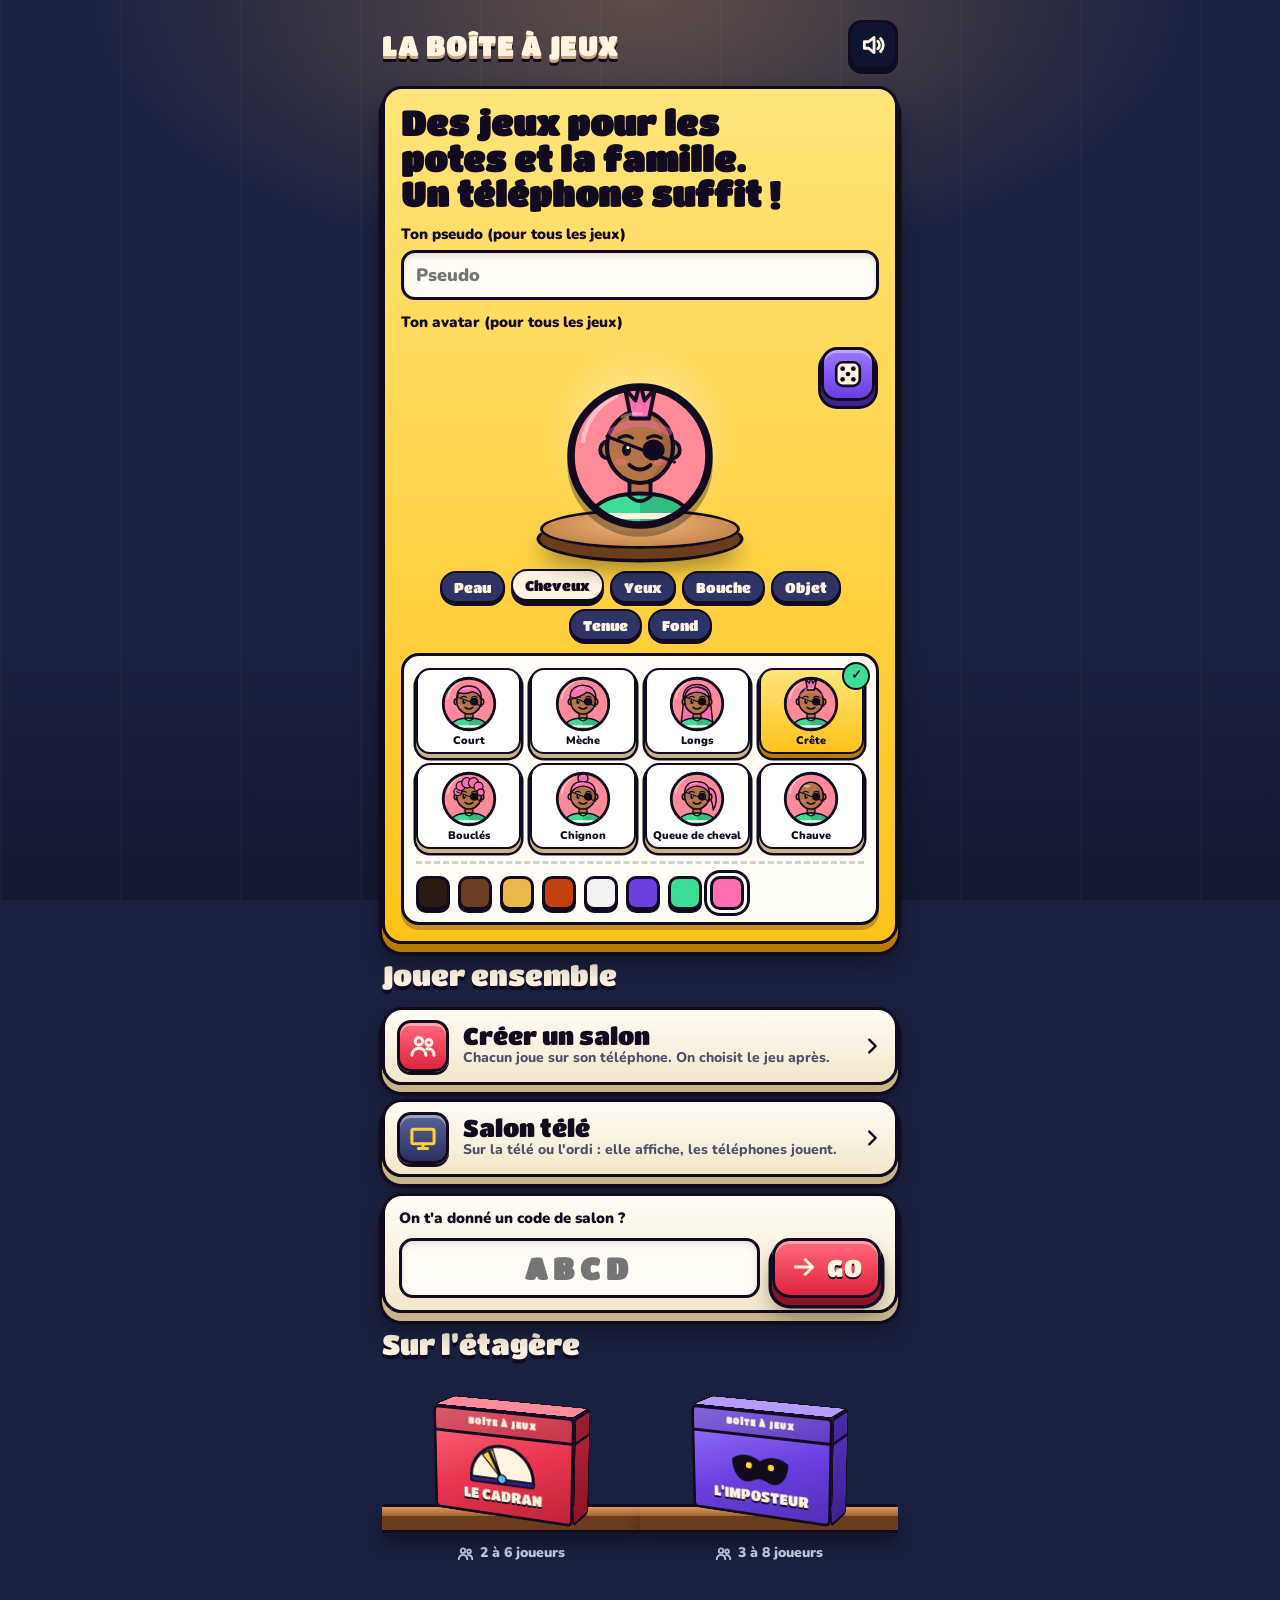
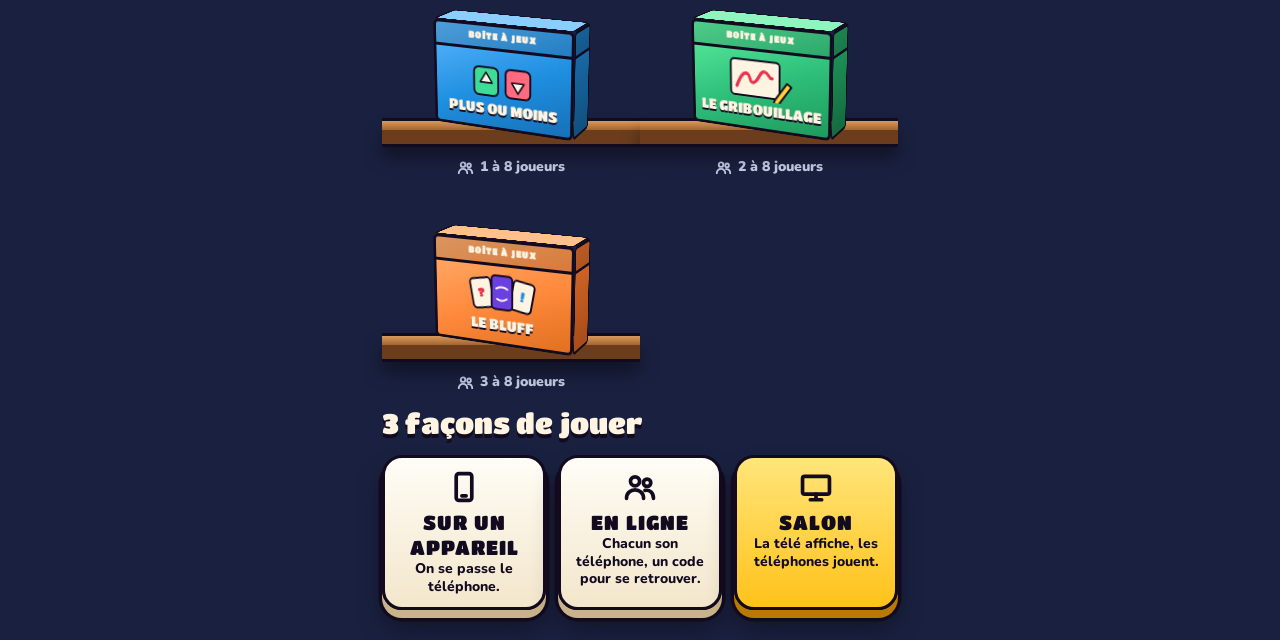
<file: index.html>
<!DOCTYPE html>
<html lang="fr">
<head>
<meta charset="utf-8">
<meta name="viewport" content="width=device-width, initial-scale=1">
<title>La Boîte à jeux</title>
<meta name="description" content="Des petits jeux entre potes et en famille : sur un seul téléphone, en ligne, ou en salon sur un grand écran.">
<link rel="icon" href="data:image/svg+xml,%3Csvg xmlns='http://www.w3.org/2000/svg' viewBox='0 0 64 64'%3E%3Crect x='6' y='14' width='52' height='40' fill='%23FFE600' stroke='%23111' stroke-width='5'/%3E%3Cpath d='M6 24h52M24 14v40' stroke='%23111' stroke-width='5'/%3E%3C/svg%3E">
<link rel="preload" href="fonts/bangers.woff2" as="font" type="font/woff2" crossorigin>
<link rel="preload" href="fonts/comic-neue-700.woff2" as="font" type="font/woff2" crossorigin>
<link rel="manifest" href="manifest.webmanifest">
<link rel="apple-touch-icon" href="icones/icone-180.png">
<meta name="theme-color" content="#1A2140">
<link rel="stylesheet" href="commun/commun.css?v=5">
<style>
:root{--violet:#9B5CFF}
#app{max-width:560px}
.une{display:flex;flex-direction:column;gap:12px;padding:16px}
.une .accroche{font-size:34px}
.jeux{display:flex;flex-direction:column;gap:22px}
.tuile{display:grid;grid-template-columns:118px 1fr;gap:14px;align-items:center;padding:14px;text-decoration:none;color:var(--noir);transition:transform .12s,box-shadow .12s}
.tuile:nth-child(1){transform:rotate(-1deg)}.tuile:nth-child(2){transform:rotate(.8deg)}.tuile:nth-child(3){transform:rotate(-.6deg)}
@media (hover:hover){.tuile:hover{transform:translate(-3px,-3px) rotate(0);box-shadow:10px 10px 0 var(--noir)}}
.tuile:active{transform:translate(3px,3px);box-shadow:2px 2px 0 var(--noir)}
.tuile .vignette{width:118px;height:118px;border:3px solid var(--noir);display:flex;align-items:center;justify-content:center;overflow:hidden}
.tuile .vignette svg{width:100%;height:100%;display:block}
.tuile h3{font-family:var(--titre);font-weight:400;font-size:30px;letter-spacing:1px;line-height:1;margin:0 0 6px}
.tuile p{font-size:15px;line-height:1.3}
.puces{display:flex;flex-wrap:wrap;gap:6px;margin-top:8px}
.puce{display:inline-flex;align-items:center;gap:4px;font-size:13px;background:var(--noir);color:var(--blanc);padding:3px 8px}
.puce .ico{width:15px;height:15px;stroke-width:2.4}
@media (max-width:420px){.tuile{grid-template-columns:88px 1fr}.tuile .vignette{width:88px;height:88px}.tuile h3{font-size:26px}}
.etagere{display:grid;grid-template-columns:repeat(2,minmax(0,1fr));row-gap:22px;margin-top:-6px}
.boite{display:flex;flex-direction:column;text-decoration:none;color:var(--blanc,#FFF4E2)}
.boite .scene{position:relative;z-index:1;height:178px;perspective:900px;display:flex;align-items:center;justify-content:center}
.boite .cube{position:relative;width:150px;height:108px;transform-style:preserve-3d;transform:rotateX(-16deg) rotateY(-24deg);transition:transform .25s cubic-bezier(.3,1.5,.5,1)}
@media (hover:hover){.boite:hover .cube{transform:rotateX(-16deg) rotateY(-14deg) translateY(-12px)}}
.boite:active .cube{transform:rotateX(-16deg) rotateY(-24deg) translateY(4px)}
.boite .cube>span{position:absolute;box-sizing:border-box;border:3px solid #120B1F;border-radius:6px}
.boite .f-top{left:0;top:32px;width:150px;height:44px;transform:rotateX(90deg) translateZ(54px)}
.boite .f-cote{left:53px;top:0;width:44px;height:108px;transform:rotateY(90deg) translateZ(75px);overflow:hidden}
.boite .f-cote i{display:block;height:24px;border-bottom:3px solid #120B1F;background:rgba(0,0,0,.15)}
.boite .f-face{left:0;top:0;width:150px;height:108px;transform:translateZ(22px);display:flex;flex-direction:column;align-items:center;overflow:hidden}
.boite .f-face i{align-self:stretch;height:24px;flex:none;border-bottom:3px solid #120B1F;background:rgba(0,0,0,.15);font-style:normal;font-family:'Titan One',sans-serif;font-size:9px;letter-spacing:1px;color:#FFF4E2;display:flex;align-items:center;justify-content:center}
.boite .f-face svg{width:84px;height:46px;margin-top:4px;flex:none}
.boite .f-face b{font-family:'Titan One',sans-serif;font-weight:400;font-size:15px;line-height:1;color:#FFF4E2;text-shadow:0 2px 0 #120B1F;text-align:center;padding:0 6px;margin-top:2px}
.boite .planche{position:relative;z-index:0;margin-top:-44px;height:26px;background:linear-gradient(#D99A5B,#A2652F);border-top:3px solid #120B1F;border-bottom:14px solid #6B3D1C;box-shadow:0 3px 0 #120B1F,0 14px 18px rgba(0,0,0,.4)}
.boite .infos{display:flex;align-items:center;justify-content:center;gap:6px;margin-top:14px;font-size:14px;font-weight:900;color:#C7CDE6}
.boite .infos .ico{width:17px;height:17px}
@media (max-width:380px){.boite .scene{transform:scale(.86)}}
.facons{display:grid;grid-template-columns:repeat(3,minmax(0,1fr));gap:12px}
.facon{display:flex;flex-direction:column;align-items:center;gap:6px;text-align:center;font-size:14px;line-height:1.25;padding:12px 8px}
.facon b{font-family:var(--titre);font-weight:400;font-size:20px;letter-spacing:1px}
.facon .ico{width:34px;height:34px}
@media (max-width:420px){.facons{grid-template-columns:1fr}.facon{flex-direction:row;text-align:left}.facon .ico{flex:none}}
.rejoindre-rang{display:flex;gap:12px}
.rejoindre-rang input{flex:1;min-width:0}
.rejoindre-rang .btn{flex:none}
</style>
<link rel="stylesheet" href="commun/theme.css?v=2">
</head>
<body>
<div id="app">
  <header>
    <h1>LA BOÎTE À JEUX</h1>
    <nav class="nav" aria-label="Menu">
      <button class="btn icone" id="quitter-hub" type="button" aria-label="Quitter le salon" style="display:none"><svg class="ico" aria-hidden="true"><use href="#i-quitter"/></svg></button>
      <button class="btn icone" id="son" type="button" aria-pressed="true" aria-label="Son activé"><svg class="ico" aria-hidden="true"><use href="#i-son"/></svg></button>
    </nav>
  </header>

  <section class="screen on" id="s-accueil">
    <div class="case jaune une">
      <p class="accroche">Des jeux pour les potes et la famille. Un téléphone suffit !</p>
      <div><label for="pseudo">Ton pseudo (pour tous les jeux)</label><input type="text" id="pseudo" maxlength="14" autocomplete="off" placeholder="Pseudo"></div>
      <div><label>Ton avatar (pour tous les jeux)</label><div id="choix-avatar"></div></div>
    </div>

    <h2>Jouer ensemble</h2>
    <div class="modes">
      <button class="mode" id="creer-salon" type="button"><span class="mode-ico rouge"><svg class="ico" aria-hidden="true"><use href="#i-gens"/></svg></span><span class="mode-txt"><b>Créer un salon</b><small>Chacun joue sur son téléphone. On choisit le jeu après.</small></span><svg class="ico" aria-hidden="true"><use href="#i-chevron"/></svg></button>
      <button class="mode" id="creer-tele" type="button"><span class="mode-ico noir"><svg class="ico" aria-hidden="true"><use href="#i-tele"/></svg></span><span class="mode-txt"><b>Salon télé</b><small>Sur la télé ou l'ordi : elle affiche, les téléphones jouent.</small></span><svg class="ico" aria-hidden="true"><use href="#i-chevron"/></svg></button>
    </div>
    <p class="bandeau alerte" id="err-salon" role="alert" style="display:none"></p>
    <div class="case" style="display:flex;flex-direction:column;gap:10px">
      <label for="code-saisi" style="margin:0">On t'a donné un code de salon ?</label>
      <div class="rejoindre-rang">
        <input type="text" id="code-saisi" class="champ-code" maxlength="4" autocomplete="off" autocapitalize="characters" placeholder="ABCD">
        <button class="btn" id="rejoindre" type="button"><svg class="ico" aria-hidden="true"><use href="#i-suite"/></svg>GO</button>
      </div>
      <p class="bandeau alerte" id="err-code" role="alert" style="display:none"></p>
    </div>

    <h2>Sur l’étagère</h2>
    <div class="etagere">
      <a class="boite" href="cadran/" aria-label="Le Cadran, 2 à 6 joueurs">
        <span class="scene"><span class="cube">
          <span class="f-top" style="background:#FF8A9A"></span>
          <span class="f-cote" style="background:linear-gradient(#B8243A,#8E1426)"><i></i></span>
          <span class="f-face" style="background:linear-gradient(160deg,#FF6A7E,#E8344E 55%,#C0233A)"><i>BOÎTE À JEUX</i><svg viewBox="0 0 120 70" aria-hidden="true"><path d="M8 58 A52 52 0 0 1 112 58 L112 62 Q112 66 108 66 L12 66 Q8 66 8 62 Z" fill="#2C2080" stroke="#120B1F" stroke-width="3"/><path d="M10 58 A50 50 0 0 1 110 58 Z" fill="#FFF4E2" stroke="#120B1F" stroke-width="3"/><path d="M60 58 L45 13 A50 50 0 0 0 28 23 Z" fill="#FFD23A" stroke="#120B1F" stroke-width="2"/><line x1="60" y1="58" x2="40" y2="18" stroke="#120B1F" stroke-width="5" stroke-linecap="round"/><circle cx="60" cy="58" r="7" fill="#5DB8FF" stroke="#120B1F" stroke-width="2.5"/></svg><b>LE CADRAN</b></span>
        </span></span>
        <span class="planche"></span>
        <span class="infos"><svg class="ico" aria-hidden="true"><use href="#i-gens"/></svg>2 à 6 joueurs</span>
      </a>
      <a class="boite" href="imposteur/" aria-label="L'Imposteur, 3 à 8 joueurs">
        <span class="scene"><span class="cube">
          <span class="f-top" style="background:#B39BFF"></span>
          <span class="f-cote" style="background:linear-gradient(#5634C0,#3E2290)"><i></i></span>
          <span class="f-face" style="background:linear-gradient(160deg,#9A78FF,#6B3FE0 55%,#5230B8)"><i>BOÎTE À JEUX</i><svg viewBox="0 0 120 70" aria-hidden="true"><path d="M14 30c14-10 32-10 46 0 14-10 32-10 46 0 0 22-12 34-24 34-8 0-14-6-22-6s-14 6-22 6c-12 0-24-12-24-34z" fill="#120B1F"/><circle cx="42" cy="38" r="5" fill="#FFD23A"/><circle cx="78" cy="38" r="5" fill="#FFD23A"/></svg><b>L'IMPOSTEUR</b></span>
        </span></span>
        <span class="planche"></span>
        <span class="infos"><svg class="ico" aria-hidden="true"><use href="#i-gens"/></svg>3 à 8 joueurs</span>
      </a>
      <a class="boite" href="plus-ou-moins/" aria-label="Plus Ou Moins, 1 à 8 joueurs">
        <span class="scene"><span class="cube">
          <span class="f-top" style="background:#8ACDFF"></span>
          <span class="f-cote" style="background:linear-gradient(#1A6FB0,#11507F)"><i></i></span>
          <span class="f-face" style="background:linear-gradient(160deg,#5DB8FF,#1F8FE0 55%,#1670B8)"><i>BOÎTE À JEUX</i><svg viewBox="0 0 120 70" aria-hidden="true"><rect x="14" y="20" width="40" height="44" rx="8" fill="#3DDC97" stroke="#120B1F" stroke-width="3"/><path d="M34 28 L44 44 L24 44 Z" fill="#FFF4E2" stroke="#120B1F" stroke-width="2.5" stroke-linejoin="round"/><rect x="66" y="20" width="40" height="44" rx="8" fill="#FF6A7E" stroke="#120B1F" stroke-width="3"/><path d="M86 56 L96 40 L76 40 Z" fill="#FFF4E2" stroke="#120B1F" stroke-width="2.5" stroke-linejoin="round"/></svg><b>PLUS OU MOINS</b></span>
        </span></span>
        <span class="planche"></span>
        <span class="infos"><svg class="ico" aria-hidden="true"><use href="#i-gens"/></svg>1 à 8 joueurs</span>
      </a>
      <a class="boite" href="gribouillage/" aria-label="Le Gribouillage, 2 à 8 joueurs">
        <span class="scene"><span class="cube">
          <span class="f-top" style="background:#8FF5BE"></span>
          <span class="f-cote" style="background:linear-gradient(#1F9A5C,#146B3F)"><i></i></span>
          <span class="f-face" style="background:linear-gradient(160deg,#5CF0A0,#2EBF7A 55%,#1E9A5C)"><i>BOÎTE À JEUX</i><svg viewBox="0 0 120 70" aria-hidden="true"><rect x="12" y="8" width="80" height="56" rx="6" fill="#FFF4E2" stroke="#120B1F" stroke-width="3"/><path d="M22 50c6-16 12-24 18-20s2 14 10 12 10-20 18-18 6 10 12 9" fill="none" stroke="#E8344E" stroke-width="5" stroke-linecap="round"/><path d="M84 66l20-28 7 5-20 28-9 3z" fill="#FFD23A" stroke="#120B1F" stroke-width="3" stroke-linejoin="round"/></svg><b>LE GRIBOUILLAGE</b></span>
        </span></span>
        <span class="planche"></span>
        <span class="infos"><svg class="ico" aria-hidden="true"><use href="#i-gens"/></svg>2 à 8 joueurs</span>
      </a>
      <a class="boite" href="bluff/" aria-label="Le Bluff, 3 à 8 joueurs">
        <span class="scene"><span class="cube">
          <span class="f-top" style="background:#FFC08A"></span>
          <span class="f-cote" style="background:linear-gradient(#D9692A,#A84C18)"><i></i></span>
          <span class="f-face" style="background:linear-gradient(160deg,#FFB070,#FF8A3D 55%,#E0701F)"><i>BOÎTE À JEUX</i><svg viewBox="0 0 120 70" aria-hidden="true"><rect x="10" y="14" width="34" height="46" rx="6" fill="#FFF4E2" stroke="#120B1F" stroke-width="3" transform="rotate(-10 27 37)"/><rect x="76" y="14" width="34" height="46" rx="6" fill="#FFF4E2" stroke="#120B1F" stroke-width="3" transform="rotate(10 93 37)"/><rect x="43" y="8" width="34" height="52" rx="6" fill="#6B3FE0" stroke="#120B1F" stroke-width="3"/><path d="M51 28q9-6 18 0" fill="none" stroke="#FFF4E2" stroke-width="3" stroke-linecap="round"/><path d="M52 44q8 5 16-1" fill="none" stroke="#FFF4E2" stroke-width="3" stroke-linecap="round"/><text x="27" y="44" text-anchor="middle" font-family="Titan One,sans-serif" font-size="18" fill="#E8344E" transform="rotate(-10 27 37)">?</text><text x="93" y="44" text-anchor="middle" font-family="Titan One,sans-serif" font-size="18" fill="#1F8FE0" transform="rotate(10 93 37)">!</text></svg><b>LE BLUFF</b></span>
        </span></span>
        <span class="planche"></span>
        <span class="infos"><svg class="ico" aria-hidden="true"><use href="#i-gens"/></svg>3 à 8 joueurs</span>
      </a>
    </div>

    <h2>3 façons de jouer</h2>
    <div class="facons">
      <div class="case facon"><svg class="ico" aria-hidden="true"><use href="#i-tel"/></svg><div><b>SUR UN APPAREIL</b><br>On se passe le téléphone.</div></div>
      <div class="case facon"><svg class="ico" aria-hidden="true"><use href="#i-gens"/></svg><div><b>EN LIGNE</b><br>Chacun son téléphone, un code pour se retrouver.</div></div>
      <div class="case facon jaune"><svg class="ico" aria-hidden="true"><use href="#i-tele"/></svg><div><b>SALON</b><br>La télé affiche, les téléphones jouent.</div></div>
    </div>
  </section>
  <section class="screen" id="s-salon">
    <div class="case jaune bloc-code">
      <div class="qr" id="qr" style="display:none"></div>
      <div class="code-zone">
        <div class="petit" id="titre-code">Code du salon</div>
        <div class="code" id="code-salon"></div>
        <p class="adresse" id="adresse" style="display:none"></p>
      </div>
      <button class="btn plat" id="inviter" type="button"><svg class="ico" aria-hidden="true"><use href="#i-partager"/></svg><span>Inviter</span></button>
    </div>
    <div><h3 class="intertitre">Dans le salon <span class="compte" id="etat-salon" role="status"></span></h3><ul class="gens grille" id="gens-salon"></ul></div>
    <h3 class="intertitre" id="titre-choix">Choisissez le jeu</h3>
    <div class="modes" id="choix-jeux"></div>
    <p class="bandeau centre" id="attente-choix" style="display:none"></p>
  </section>
</div>
<script src="commun/avatars.js?v=4"></script>
<script src="commun/ambiance.js?v=2"></script>
<script src="commun/commun.js?v=7"></script>
<script>
"use strict";
brancherEntete();
ecran("accueil");
$("pseudo").value = pseudo.lire();
Avatar.choisisseur($("choix-avatar"), () => sons.clic());
$("pseudo").addEventListener("change", () => { const n = $("pseudo").value.trim(); if (n) pseudo.ecrire(n); });
/* ---------- Salon de l'accueil : on se retrouve d'abord, on choisit le jeu ensuite ---------- */
const JEUX = [
  { id: "cadran", nom: "Le Cadran", min: 2, max: 6, ico: "jaune", ph: "Un indice, une aiguille." },
  { id: "imposteur", nom: "L'Imposteur", min: 3, max: 8, ico: "rouge", ph: "Tous le même mot, sauf un." },
  { id: "plus-ou-moins", nom: "Plus ou moins", min: 1, max: 8, ico: "jaune", ph: "Le quiz de culture générale." },
  { id: "gribouillage", nom: "Le Gribouillage", min: 2, max: 8, ico: "rouge", ph: "L'un dessine, les autres devinent." },
  { id: "bluff", nom: "Le Bluff", min: 3, max: 8, ico: "jaune", ph: "Invente une fausse réponse crédible." }
];
Salon.ordre = []; Salon.remise = [];
const chef = () => Salon.autorite();
function majSalon() {
  const n = Salon.joueurs().length, c = Salon.gens.find(g => g.role !== "invite");
  $("etat-salon").textContent = n + " joueur" + (n > 1 ? "s" : "");
  dessinerGens($("gens-salon"), Salon.gens.length ? Salon.gens : [{ cle: Salon.id, nom: Salon.nom, role: Salon.role, av: Salon.av }], { avatar: g => g.role === "ecran" ? null : g.av });
  $("choix-jeux").style.display = chef() ? "" : "none"; $("titre-choix").style.display = chef() ? "" : "none";
  $("attente-choix").style.display = chef() ? "none" : "";
  $("attente-choix").textContent = !c ? "Connexion…" : c.role === "ecran" ? "Le jeu se choisit sur la télé…" : c.nom + " choisit le jeu…";
  if (!chef()) return;
  $("choix-jeux").innerHTML = JEUX.map(j => {
    const trop = n > j.max, peu = n < j.min;
    return `<button class="mode" type="button" data-jeu="${j.id}" ${trop ? "disabled" : ""}><span class="mode-txt"><b>${j.nom}</b><small>${j.ph} De ${j.min} à ${j.max} joueurs.${trop ? " Vous êtes trop nombreux." : peu ? " Il manque encore du monde." : ""}</small></span>${ico("chevron")}</button>`;
  }).join("");
  $("choix-jeux").querySelectorAll("[data-jeu]").forEach(b => b.onclick = () => {
    sons.clic(); b.disabled = true; Salon.envoyer({ t: "aller", jeu: b.dataset.jeu }); setTimeout(() => allerVers(b.dataset.jeu), 350);
  });
}
function ouvrirSalonHub() {
  const tele = Salon.role === "ecran";
  document.body.classList.toggle("tele", tele);
  $("code-salon").textContent = Salon.code;
  $("qr").style.display = tele ? "" : "none"; $("adresse").style.display = tele ? "" : "none"; $("inviter").style.display = tele ? "none" : "";
  $("titre-code").textContent = tele ? "Scannez ou tapez le code" : "Code du salon";
  if (tele) { $("adresse").textContent = RACINE.replace(/^https?:\/\//, "") + " → code " + Salon.code; dessinerQR($("qr"), RACINE + "#" + Salon.code); }
  $("quitter-hub").style.display = ""; alerte("err-code"); majSalon(); ecran("salon");
}
Salon.surCode = () => { if (ecranActuel === "salon") ouvrirSalonHub(); };
Salon.surGens = () => { if (Salon.role === "invite" && ecranActuel !== "salon" && Salon.gens.some(g => g.role !== "invite")) ouvrirSalonHub(); else majSalon(); };
Salon.surMessage = m => { if (m.t === "aller" && typeof m.jeu === "string" && !chef()) allerVers(m.jeu); };
Salon.surErreur = msg => { document.body.classList.remove("tele"); $("quitter-hub").style.display = "none"; ecran("accueil"); alerte("err-code", msg); };
async function creerSalon(role) {
  let nom = "Écran";
  if (role === "hote") { nom = $("pseudo").value.trim(); if (!nom) { alerte("err-salon", "Choisis d'abord un pseudo, tout en haut."); $("pseudo").focus(); return; } pseudo.ecrire(nom); }
  sons.clic(); alerte("err-salon");
  try { await Salon.creer("salon", nom, role, 8); } catch (e) { alerte("err-salon", "Le mode en ligne n'a pas pu se charger. Vérifie ta connexion et réessaie."); return; }
  ouvrirSalonHub();
}
$("creer-salon").onclick = () => creerSalon("hote");
$("creer-tele").onclick = () => creerSalon("ecran");
$("inviter").onclick = e => inviter("La Boîte à jeux", RACINE + "#" + Salon.code, Salon.code, e.currentTarget);
$("quitter-hub").onclick = () => { sons.clic(); Salon.quitter(); document.body.classList.remove("tele"); $("quitter-hub").style.display = "none"; ecran("accueil"); };
// Rejoindre depuis l'accueil : le salon de l'accueil, ou directement le salon d'un jeu.
async function rejoindre() {
  const code = $("code-saisi").value.trim().toUpperCase(), nom = $("pseudo").value.trim();
  if (!/^[A-Z]{4}$/.test(code)) { alerte("err-code", "Le code d'un salon fait 4 lettres."); return; }
  if (nom) pseudo.ecrire(nom);
  sons.clic(); alerte("err-code", "Recherche du salon " + code + "…");
  let jeu = null;
  try { jeu = await Salon.decouvrir(code); } catch (e) { alerte("err-code", "Connexion impossible pour le moment. Réessaie dans un instant."); return; }
  if (jeu === "salon") {
    if (!nom) { alerte("err-code", "Choisis d'abord un pseudo, tout en haut."); $("pseudo").focus(); return; }
    alerte("err-code", "Connexion au salon " + code + "…");
    try { await Salon.rejoindre("salon", nom, code, 8); } catch (e) { alerte("err-code", "Connexion impossible pour le moment."); }
    return;
  }
  if (!jeu || !NOMS_JEUX[jeu]) { alerte("err-code", "Aucun salon ouvert avec le code " + code + "."); return; }
  alerte("err-code", "Direction " + NOMS_JEUX[jeu] + " !");
  location.href = RACINE + jeu + "/#" + code;
}
$("rejoindre").onclick = rejoindre;
$("code-saisi").addEventListener("keydown", e => { if (e.key === "Enter") rejoindre(); });
// Retour au salon de l'accueil (après un jeu, ou après un rechargement de la page)
const retour = Reprise.lire();
if (retour && retour.jeu === "salon") {
  Reprise.effacer();
  ecran("accueil"); alerte("err-code", "Retour au salon " + retour.code + "…");
  chargerTempsReel().then(() => {
    Salon.jeu = "salon"; Salon.max = 8; Salon.reprise = true; Salon.ouvrir(retour.code, retour.role, retour.nom, retour.t);
    if (retour.role !== "invite") ouvrirSalonHub();
  });
} else if (/^#[A-Za-z]{4}$/.test(location.hash)) { // lien d'invitation (…/#ABCD)
  $("code-saisi").value = location.hash.slice(1).toUpperCase();
  try { history.replaceState(null, "", location.pathname); } catch (e) {}
  rejoindre();
}
</script>
</body>
</html>
</file>
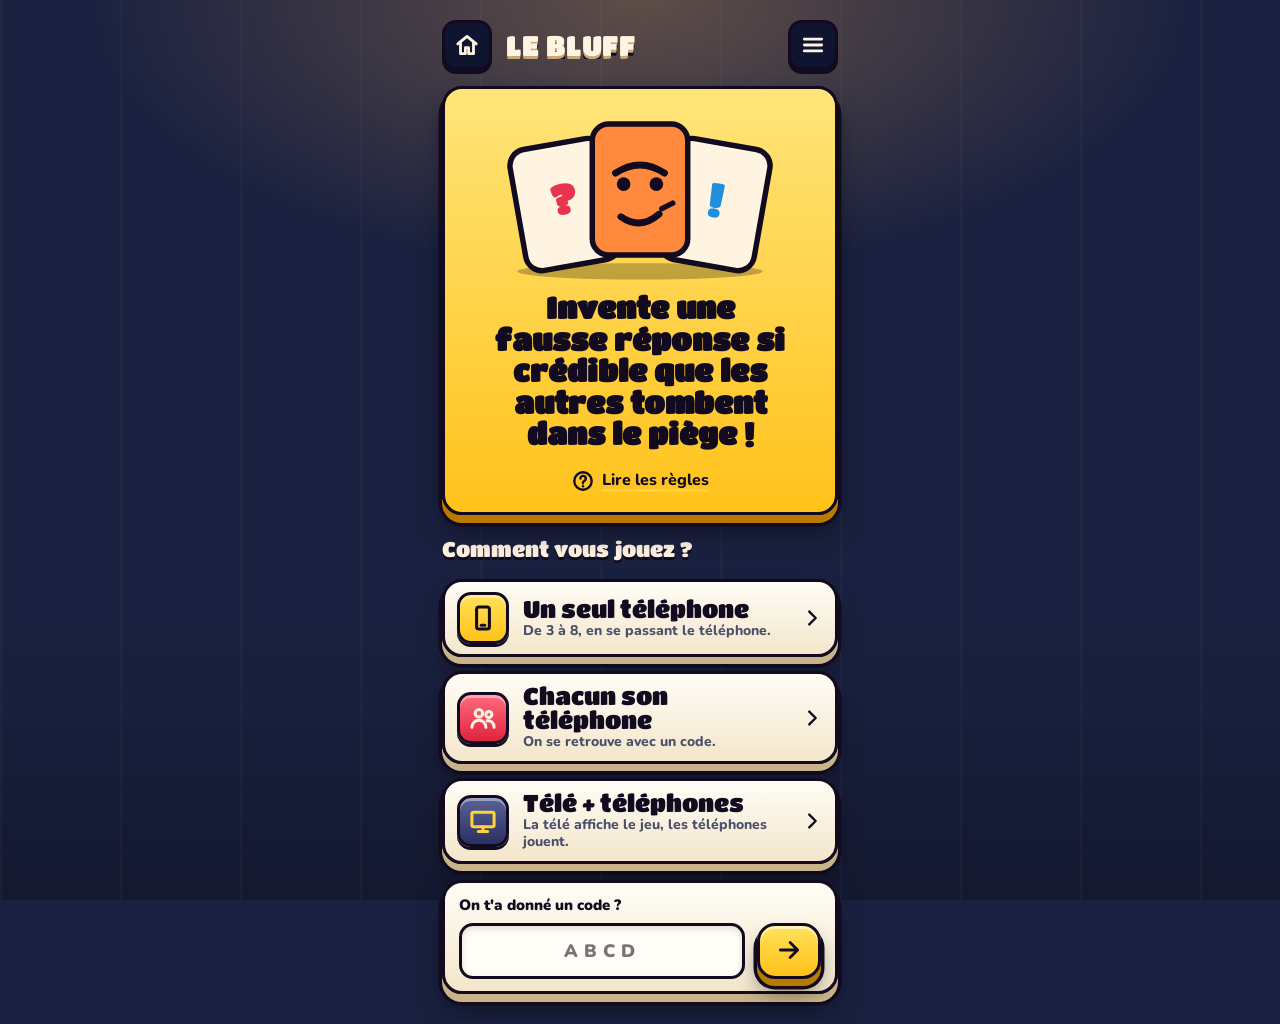
<file: bluff/index.html>
<!DOCTYPE html>
<html lang="fr">
<head>
<meta charset="utf-8">
<meta name="viewport" content="width=device-width, initial-scale=1">
<title>Le Bluff</title>
<meta name="description" content="Invente une fausse réponse si crédible que les autres tomberont dans le piège, et trouve la vraie au milieu des mensonges.">
<meta name="theme-color" content="#1A2140">
<link rel="icon" href="data:image/svg+xml,%3Csvg xmlns='http://www.w3.org/2000/svg' viewBox='0 0 64 64'%3E%3Crect x='6' y='10' width='52' height='44' rx='10' fill='%23FF8A3D' stroke='%23120B1F' stroke-width='5'/%3E%3Cpath d='M22 26q10-8 20 0M24 40q8 6 16 0' fill='none' stroke='%23120B1F' stroke-width='5' stroke-linecap='round'/%3E%3C/svg%3E">
<link rel="manifest" href="../manifest.webmanifest">
<link rel="apple-touch-icon" href="../icones/icone-180.png">
<link rel="stylesheet" href="../commun/commun.css?v=5">
<style>
.carte-q{position:relative;padding-top:22px;margin-top:10px}
.q-type{position:absolute;top:-16px;left:50%;transform:translateX(-50%) rotate(-2deg);white-space:nowrap;font-family:var(--titre);font-size:15px;color:#FFF4E2;background:linear-gradient(#FFB070,#FF8A3D);border:3px solid #120B1F;border-radius:10px;padding:3px 12px;box-shadow:0 4px 0 #120B1F;text-shadow:0 2px 0 #120B1F}
.question{font-family:var(--titre);font-size:28px;line-height:1.12;text-wrap:balance}
body.tele .question{font-size:52px}
.question .mot-cle{color:#E8344E}
#local-noms{display:flex;flex-direction:column;gap:10px}
.nom-ligne{display:flex;gap:10px}
.nom-ligne input{flex:1}
.nom-ligne .btn{flex:none;width:50px}
.choix-bluff{display:flex;flex-direction:column;gap:12px}
.carte-rep{position:relative;display:flex;align-items:center;gap:12px;width:100%;min-height:60px;padding:10px 14px;text-align:left;font-family:var(--texte);font-weight:900;font-size:18px;line-height:1.2;color:#120B1F;background:linear-gradient(#FFFDF6,#F3E6CB);border:3.5px solid #120B1F;border-radius:18px;box-shadow:0 6px 0 #C9B48A,0 6px 0 3.5px #120B1F;cursor:pointer;transition:transform .1s;overflow-wrap:anywhere}
.carte-rep i{flex:none;width:34px;height:34px;border-radius:10px;background:#FF8A3D;color:#FFF4E2;border:3px solid #120B1F;display:flex;align-items:center;justify-content:center;font-style:normal;font-family:var(--titre);font-size:17px;text-shadow:0 2px 0 #120B1F}
.carte-rep:active{transform:translateY(5px)}
.carte-rep[aria-pressed="true"]{background:linear-gradient(#FFE57A,#FFC21A);box-shadow:0 6px 0 #B87A00,0 6px 0 3.5px #120B1F}
.carte-rep[disabled]{opacity:.45;cursor:not-allowed}
.carte-rep[disabled] small{display:block;font-size:12px;color:#6B7194}
body.tele .carte-rep{font-size:30px;min-height:84px}
/* révélation */
.reveal{display:flex;flex-direction:column;gap:12px}
.rev{display:flex;flex-direction:column;gap:8px;padding:12px 14px;color:#120B1F;background:linear-gradient(#FFFDF6,#F3E6CB);border:3.5px solid #120B1F;border-radius:18px;box-shadow:0 6px 0 #C9B48A,0 6px 0 3.5px #120B1F;animation:rev-arrive .45s cubic-bezier(.3,1.5,.5,1) both}
@keyframes rev-arrive{from{transform:translateY(16px) scale(.95);opacity:0}to{transform:none;opacity:1}}
.rev .txt{font-weight:900;font-size:18px;line-height:1.2;overflow-wrap:anywhere}
.rev .ligne{display:flex;flex-wrap:wrap;align-items:center;gap:6px;font-weight:900;font-size:14px}
.rev .etiq{font-family:var(--titre);font-size:14px;color:#FFF4E2;padding:2px 10px;border:2.5px solid #120B1F;border-radius:9px;text-shadow:0 2px 0 #120B1F}
.rev .etiq.mensonge{background:linear-gradient(#FF6A7E,#E0243E)}
.rev .etiq.verite{background:linear-gradient(#5CF0A0,#1FBF6A)}
.rev .piege{color:#B0233A}
.rev.vraie{background:linear-gradient(#B8FFD6,#5CF0A0);transform:scale(1.02)}
body.tele .rev .txt{font-size:30px}
body.tele .rev .ligne{font-size:20px}
.resultats li{padding:6px 0;border-bottom:2px dashed rgba(18,11,31,.2)}
.resultats li:last-child{border-bottom:0}
.compteur-car{text-align:right;font-size:13px;color:var(--texte-doux,#C7CDE6)}
</style>
<link rel="stylesheet" href="../commun/theme.css?v=2">
</head>
<body>
<div id="app">

  <div id="reglages-jeu" style="display:flex;flex-direction:column;gap:16px">
    <h3 class="intertitre">Réglages</h3>
    <div><label id="l-nb">Manches</label><div class="jetons" role="radiogroup" aria-labelledby="l-nb" id="nbm"></div></div>
    <div><label id="l-chrono">Temps pour inventer</label><div class="jetons" role="radiogroup" aria-labelledby="l-chrono" id="chronos"></div></div>
    <details class="options">
      <summary>Thèmes <small id="nb-q"></small></summary>
      <div class="options-corps"><div class="jetons multi" role="group" aria-label="Thèmes" id="cats"></div></div>
    </details>
  </div>

  <section class="screen" id="s-local">
    <h2>Un seul téléphone</h2>
    <div class="case" style="display:flex;flex-direction:column;gap:10px">
      <label style="margin:0">Les joueurs (de 3 à 8)</label>
      <div id="local-noms"></div>
      <button class="btn plat" id="ajout-joueur" type="button"><svg class="ico" aria-hidden="true"><use href="#i-plus"/></svg>Ajouter un joueur</button>
    </div>
    <div id="place-local"></div>
    <p class="bandeau alerte" id="err-local" role="alert" style="display:none"></p>
    <div class="barre-bas">
      <button class="btn" id="lancer-local" type="button"><svg class="ico" aria-hidden="true"><use href="#i-suite"/></svg>LANCER LA PARTIE</button>
    </div>
  </section>

  <section class="screen" id="s-passe">
    <h2 id="passe-titre"></h2>
    <div class="case"><p id="passe-texte">Les autres ne regardent pas l'écran.</p></div>
    <div class="bas"><button class="btn" id="passe-ok" type="button"></button></div>
  </section>

  <section class="screen" id="s-jeu">
    <div class="plaques">
      <div class="case jaune"><small id="lbl-score">Ton score</small><b id="score">0</b></div>
      <div class="case"><small>Manche</small><b id="num"></b></div>
    </div>
    <p class="bandeau alerte" id="deco" role="alert" style="display:none"></p>
    <div class="grandecran">
      <div style="display:flex;flex-direction:column;gap:16px">
        <div class="case carte-q">
          <span class="q-type" id="q-type"></span>
          <p class="petit" id="qui"></p>
          <p class="question" id="question"></p>
        </div>
        <div id="chrono"></div>
        <p class="bandeau" id="consigne" aria-live="polite"></p>
        <!-- inventer -->
        <div id="bloc-ecrire" style="display:none;flex-direction:column;gap:10px">
          <div><label for="mensonge">Ta fausse réponse (fais-la crédible !)</label><input type="text" id="mensonge" maxlength="60" autocomplete="off" placeholder="Une réponse qui a l'air vraie…"></div>
          <p class="compteur-car" id="nb-car">0 / 60</p>
          <button class="btn" id="envoyer" type="button"><svg class="ico" aria-hidden="true"><use href="#i-masque"/></svg>MENTIR !</button>
          <p class="bandeau alerte" id="err-mensonge" role="alert" style="display:none"></p>
        </div>
        <!-- voter -->
        <div id="bloc-voter" style="display:none;flex-direction:column;gap:12px">
          <div class="choix-bluff" id="choix"></div>
        </div>
        <!-- révélation -->
        <div class="reveal" id="reveal" style="display:none"></div>
        <div class="boum" id="resultat" style="display:none">
          <svg aria-hidden="true" viewBox="0 0 240 110"><polygon points="120,2 138,26 168,8 170,36 206,26 194,52 236,58 198,72 216,100 176,88 168,108 142,88 120,108 100,88 70,106 68,84 26,96 46,70 4,58 44,46 30,20 68,34 74,8 100,26" fill="#FFD23A" stroke="#120B1F" stroke-width="4" stroke-linejoin="round"/></svg>
          <div id="resultat-texte"><span id="res-mot"></span><span class="reel">+<b id="res-num">0</b></span></div>
        </div>
      </div>
      <div style="display:flex;flex-direction:column;gap:16px">
        <ul class="gens" id="gens-jeu" style="display:none"></ul>
        <div class="case" id="bloc-bilan" style="display:none"><ul class="liste resultats" id="bilan"></ul></div>
        <div class="bas" style="margin-top:0">
          <button class="btn jaune" id="forcer" type="button" style="display:none">PASSER À LA SUITE</button>
          <button class="btn" id="suivante" type="button" style="display:none">MANCHE SUIVANTE</button>
          <button class="btn plat" id="arreter" type="button" style="display:none">Terminer la partie ici</button>
        </div>
      </div>
    </div>
  </section>

  <section class="screen" id="s-fin">
    <h2>Partie terminée !</h2>
    <div class="case jaune centre">
      <div class="petit" id="fin-lbl">TON SCORE</div>
      <div class="grand" id="fin-score"></div>
      <div class="petit" id="fin-detail"></div>
    </div>
    <p class="bandeau centre" id="fin-gagnant"></p>
    <div class="case"><ul class="liste" id="classement"></ul></div>
    <h2 id="titre-badges">Les moments forts</h2>
    <div class="badges" id="badges"></div>
    <div class="bas">
      <button class="btn" id="rejouer" type="button"><svg class="ico" aria-hidden="true"><use href="#i-rejouer"/></svg>REJOUER</button>
      <button class="btn plat" id="changer" type="button"><svg class="ico" aria-hidden="true"><use href="#i-reglages"/></svg>Changer les réglages</button>
    </div>
  </section>
</div>

<script src="../commun/avatars.js?v=4"></script>
<script src="../commun/ambiance.js?v=2"></script>
<script src="../commun/commun.js?v=7"></script>
<script>
"use strict";
/* ---------- Questions : [mot ou question, vraie réponse, thème] ---------- */
const MOTS = [
  ["Callipyge", "Qui a de belles fesses"],
  ["Nyctalope", "Qui voit dans l'obscurité"],
  ["Borborygme", "Un gargouillement dans le ventre"],
  ["Pétrichor", "L'odeur de la pluie sur la terre sèche"],
  ["Lagopède", "Un oiseau des montagnes aux pattes couvertes de plumes"],
  ["Galimatias", "Un discours confus et incompréhensible"],
  ["Sycophante", "Un délateur, un mouchard"],
  ["Coquecigrue", "Une baliverne, une idée absurde"],
  ["Billevesée", "Une idée creuse, une sornette"],
  ["Pandiculation", "Le fait de s'étirer en bâillant"],
  ["Hippophagie", "Le fait de manger de la viande de cheval"],
  ["Ventripotent", "Qui a un gros ventre"],
  ["Pétauriste", "Un écureuil volant"],
  ["Phosphène", "Les taches lumineuses qu'on voit en se frottant les yeux"],
  ["Cacographie", "Une écriture pleine de fautes"],
  ["Zinzolin", "Une couleur violet rougeâtre"],
  ["Tintinnabuler", "Faire le bruit d'une clochette"],
  ["Hapax", "Un mot qui n'apparaît qu'une seule fois dans un texte"],
  ["Muscadin", "Un jeune homme très coquet, sous la Révolution"],
  ["Paréidolie", "Voir des visages dans des objets ou des nuages"],
  ["Boustrophédon", "Une écriture qui change de sens à chaque ligne"],
  ["Sternutatoire", "Qui fait éternuer"],
  ["Ombrophile", "Se dit d'une plante qui aime la pluie"],
  ["Uchronie", "Une histoire qui réécrit le passé à partir d'un « et si… »"],
  ["Ergophobie", "La peur du travail"],
  ["Atrabilaire", "Qui est de mauvaise humeur, irritable"],
  ["Pusillanime", "Qui manque de courage"],
  ["Thuriféraire", "Une personne qui flatte à l'excès"],
  ["Céladon", "Un vert pâle tirant sur le gris"],
  ["Brimborion", "Un petit objet sans valeur"],
  ["Calembredaine", "Un propos extravagant, une sornette"],
  ["Carabistouille", "Une bêtise, une baliverne"],
  ["Chafouin", "Qui a une mine rusée et sournoise"],
  ["Cuistre", "Un pédant prétentieux"],
  ["Faquin", "Un homme méprisable et impertinent"],
  ["Fifrelin", "Une chose de très peu de valeur"],
  ["Gougnafier", "Un bon à rien, un rustre"],
  ["Lambiner", "Agir avec lenteur, traîner"],
  ["Logorrhée", "Le besoin de parler sans arrêt"],
  ["Mirliflore", "Un jeune élégant prétentieux"],
  ["Nitescence", "Une clarté, un éclat lumineux"],
  ["Palinodie", "Un changement complet d'opinion"],
  ["Pignocher", "Manger du bout des dents"],
  ["Rodomontade", "Une vantardise, une fanfaronnade"],
  ["Sesquipédalien", "Se dit d'un mot très long"],
  ["Tartempion", "Un individu quelconque, n'importe qui"],
  ["Turlupiner", "Tracasser, tourmenter"],
  ["Vétille", "Une chose insignifiante"],
  ["Abscons", "Difficile à comprendre"],
  ["Acrimonie", "Une mauvaise humeur qui s'exprime par des paroles mordantes"],
  ["Adret", "Le versant d'une montagne exposé au soleil"],
  ["Ubac", "Le versant d'une montagne exposé à l'ombre"],
  ["Aménité", "Une amabilité, une douceur dans les manières"],
  ["Apophtegme", "Une parole mémorable, une maxime"],
  ["Bélître", "Un homme de rien, un gueux"],
  ["Bréviligne", "Qui a les membres courts et le corps trapu"],
  ["Cénacle", "Un petit groupe d'artistes ou de penseurs"],
  ["Chiroptère", "Le nom savant des chauves-souris"],
  ["Clepsydre", "Une horloge à eau"],
  ["Comminatoire", "Qui contient une menace"],
  ["Coruscant", "Qui brille d'un vif éclat"],
  ["Ébaubi", "Très étonné, stupéfait"],
  ["Esbroufe", "Un effet de façade pour impressionner, du bluff"],
  ["Flagorneur", "Qui flatte bassement"],
  ["Gabegie", "Un désordre qui entraîne du gaspillage"],
  ["Gnomon", "La tige dont l'ombre indique l'heure sur un cadran solaire"],
  ["Goguenard", "Moqueur, narquois"],
  ["Hiémal", "Qui a rapport à l'hiver"],
  ["Incunable", "Un livre imprimé avant 1501"],
  ["Jactance", "Une attitude vantarde"],
  ["Lénifiant", "Qui calme, qui apaise"],
  ["Mansuétude", "Une grande indulgence"],
  ["Margoulin", "Un commerçant peu scrupuleux"],
  ["Mithridatiser", "S'immuniser contre un poison en en prenant de petites doses"],
  ["Nasitort", "Le cresson alénois, une petite plante"],
  ["Nycthémère", "Une durée de 24 heures, un jour et une nuit"],
  ["Obombrer", "Couvrir d'ombre"],
  ["Onychophagie", "Le fait de se ronger les ongles"],
  ["Palimpseste", "Un manuscrit gratté sur lequel on a réécrit"],
  ["Panégyrique", "Un discours d'éloge"],
  ["Péroraison", "La conclusion d'un discours"],
  ["Pugnace", "Combatif"],
  ["Rubicond", "Rouge, en parlant du visage"],
  ["Sémillant", "Vif et gai"],
  ["Sinécure", "Un emploi où l'on est payé sans presque rien faire"],
  ["Sybarite", "Une personne qui aime le luxe et les plaisirs raffinés"],
  ["Tarabiscoté", "Trop chargé d'ornements, compliqué"],
  ["Trublion", "Un fauteur de troubles"],
  ["Ubuesque", "Absurde et grotesque"],
  ["Vespasienne", "Un urinoir public"],
  ["Vitupérer", "Protester avec force contre quelqu'un"],
  ["Xérophile", "Se dit d'une plante qui aime les milieux secs"],
  ["Algarade", "Une dispute brusque"],
  ["Amphigouri", "Un discours obscur et embrouillé"],
  ["Apocope", "La chute de la fin d'un mot, comme « ciné » pour « cinéma »"],
  ["Aphérèse", "La chute du début d'un mot, comme « bus » pour « autobus »"],
  ["Bathyscaphe", "Un engin pour explorer les grands fonds marins"],
  ["Byssus", "Les filaments par lesquels les moules s'accrochent aux rochers"],
  ["Coprolithe", "Un excrément fossilisé"],
  ["Cynorhodon", "Le fruit de l'églantier, le gratte-cul"],
  ["Éphélide", "Une tache de rousseur"],
  ["Épistaxis", "Un saignement de nez"],
  ["Glabelle", "L'espace entre les deux sourcils"],
  ["Hypocoristique", "Un mot affectueux, comme « mon chou »"],
  ["Lunule", "La petite zone blanche en croissant à la base de l'ongle"],
  ["Philtrum", "Le petit creux entre le nez et la lèvre du haut"],
  ["Vibrisses", "Les moustaches d'un chat"],
  ["Psittacisme", "Répéter des mots comme un perroquet, sans les comprendre"],
  ["Ferret", "L'embout en plastique ou en métal au bout d'un lacet"],
  ["Pénultième", "L'avant-dernier"],
  ["Lipogramme", "Un texte écrit sans jamais utiliser une certaine lettre"],
  ["Pangramme", "Une phrase qui contient toutes les lettres de l'alphabet"],
  ["Mégoter", "Lésiner sur de petites sommes"],
  ["Tabellion", "Un notaire (pour s'en moquer)"],
  ["Croquignolet", "Petit et mignon"],
  ["Tarabuster", "Importuner, malmener"],
  ["Escarbille", "Un petit morceau de charbon qui s'échappe d'un foyer"],
  ["Margelle", "Le rebord en pierre d'un puits"],
  ["Zéphyr", "Un vent doux et léger"],
  ["Faribole", "Un propos frivole, une sottise"]
];
const FAITS = [
  ["Au Japon, il existe des cafés où l'on boit un verre en caressant…", "Des hiboux"],
  ["L'animal national de l'Écosse est…", "La licorne"],
  ["Le cri du chameau s'appelle…", "Il blatère"],
  ["Le tout premier objet vendu sur eBay était…", "Un pointeur laser cassé"],
  ["Pour ne pas dériver en dormant, les loutres de mer…", "Se tiennent par la patte"],
  ["Le mot « robot » vient du tchèque et veut dire…", "Travail forcé, corvée"],
  ["En Suisse, il est interdit d'avoir un seul…", "Cochon d'Inde"],
  ["Au départ, la tour Eiffel devait être démontée au bout de…", "20 ans"],
  ["Au XIXe siècle, le ketchup était vendu comme…", "Un médicament"],
  ["Le sang des pieuvres est de couleur…", "Bleue"],
  ["Cléopâtre a vécu plus près de nous que de…", "La construction de la grande pyramide"],
  ["Les flamants roses sont roses à cause de…", "Ce qu'ils mangent"],
  ["Au Moyen Âge, on organisait parfois des procès contre…", "Des animaux"],
  ["Le plus long hoquet connu a duré…", "68 ans"],
  ["La langue d'une baleine bleue pèse à peu près autant…", "Qu'un éléphant"],
  ["Les koalas ont des empreintes digitales très proches de celles…", "Des humains"],
  ["Le kiwi (l'oiseau) pond un œuf qui pèse environ…", "Un cinquième de son poids"]
];
const QS = [].concat(
  MOTS.map(x => ({ t: "mot", q: x[0], r: x[1], cat: "mots" })),
  FAITS.map(x => ({ t: "fait", q: x[0], r: x[1], cat: "faits" }))
);
const CATS = { mots: "Mots bizarres", faits: "Faits incroyables" };
const texteQuestion = q => q.t === "mot" ? `Que veut dire <span class="mot-cle">« ${echapper(q.q)} »</span> ?` : echapper(q.q);

$("nbm").innerHTML = [5, 8, 10].map(n => `<label class="jeton"><input type="radio" name="nbm" value="${n}" ${n === 5 ? "checked" : ""}><span>${n}</span></label>`).join("");
$("chronos").innerHTML = [0, 45, 90].map(n => `<label class="jeton"><input type="radio" name="chrono" value="${n}" ${n === 0 ? "checked" : ""}><span>${n ? n + " s" : "Aucun"}</span></label>`).join("");
$("cats").innerHTML = Object.keys(CATS).map(k => `<label class="jeton"><input type="checkbox" value="${k}" ${k === "mots" ? "checked" : ""}><span>${CATS[k]}</span></label>`).join("");
const nbChoisi = () => +document.querySelector("#nbm input:checked").value;
const chronoChoisi = () => +document.querySelector("#chronos input:checked").value;
const catsChoisies = () => [...document.querySelectorAll("#cats input:checked")].map(i => i.value);
const indicesDispo = () => { const c = catsChoisies(); return QS.map((x, i) => i).filter(i => c.includes(QS[i].cat)); };
function majNbQ() { const n = indicesDispo().length; $("nb-q").textContent = n + " question" + (n > 1 ? "s" : ""); }
majNbQ();
$("nbm").onchange = $("chronos").onchange = () => Lobby.envoyerReglages();
$("cats").onchange = () => { majNbQ(); Lobby.envoyerReglages(); };

/* ---------- État de la partie ---------- */
// phase : "ecrire", "voter", "revele", "fin" ; mens = fausses réponses ; choix = réponses proposées au vote
const P = { mode: "local", joueurs: [], scores: {}, total: 5, n: 0, pid: 0, pioche: [], q: null, mens: {}, choix: [], votes: {}, phase: "", tour: 0, chrono: 0, journal: [] };
const enLigne = () => P.mode === "ligne";
const chef = () => !enLigne() || Salon.autorite();
const jeJoue = () => !enLigne() || P.joueurs.some(j => j.id === Salon.id);
let COULS = {};
const couleurDe = id => COULS[id] || "#fff";
const avDe = id => { const j = P.joueurs.find(x => x.id === id); return Avatar.avec(j && j.av, couleurDe(id)); };
const nomDe = id => (P.joueurs.find(j => j.id === id) || { nom: "?" }).nom;
const avTxt = (id, t) => Avatar.svg(avDe(id), t || 22, ' style="vertical-align:-6px;margin-right:4px"');
const LETTRES_REP = "ABCDEFGHI";
const tropProche = (a, b) => { const x = normaliser(a), y = normaliser(b); return !!x && (x === y || (x.length > 5 && (x.includes(y) || y.includes(x)))); };

Lobby.monter({
  jeu: "bluff", titre: "LE BLUFF", min: 3, max: 8,
  texteLocal: "De 3 à 8, en se passant le téléphone.",
  couverture: `<svg viewBox="0 0 220 130" aria-hidden="true" style="max-width:300px">
      <ellipse cx="110" cy="122" rx="90" ry="6" fill="#000" opacity=".25"/>
      <rect x="20" y="28" width="70" height="90" rx="12" fill="#FFF4E2" stroke="#120B1F" stroke-width="4" transform="rotate(-10 55 73)"/>
      <rect x="130" y="28" width="70" height="90" rx="12" fill="#FFF4E2" stroke="#120B1F" stroke-width="4" transform="rotate(10 165 73)"/>
      <rect x="75" y="14" width="70" height="96" rx="12" fill="#FF8A3D" stroke="#120B1F" stroke-width="4"/>
      <path d="M92 50q18-12 36 0" fill="none" stroke="#120B1F" stroke-width="5" stroke-linecap="round"/>
      <circle cx="98" cy="58" r="5" fill="#120B1F"/><circle cx="122" cy="58" r="5" fill="#120B1F"/>
      <path d="M96 82q14 10 28-2" fill="none" stroke="#120B1F" stroke-width="5" stroke-linecap="round"/>
      <path d="M126 76l8-4" stroke="#120B1F" stroke-width="4" stroke-linecap="round"/>
      <text x="55" y="80" text-anchor="middle" font-family="Titan One,sans-serif" font-size="30" fill="#E8344E" transform="rotate(-10 55 73)">?</text>
      <text x="165" y="80" text-anchor="middle" font-family="Titan One,sans-serif" font-size="30" fill="#1F8FE0" transform="rotate(10 165 73)">!</text>
    </svg>
    <p class="accroche">Invente une fausse réponse si crédible que les autres tombent dans le piège !</p>`,
  regles: `<ol>
      <li>Une question bizarre tombe : un mot rare à définir, ou un fait étonnant à compléter.</li>
      <li>Chacun invente en secret une <b>fausse réponse</b> qui a l'air vraie.</li>
      <li>Toutes les réponses sont mélangées avec la vraie. Chacun vote pour celle qu'il croit vraie (pas la sienne !).</li>
      <li>Points : +2 si tu trouves la vraie réponse, +1 pour chaque joueur qui tombe dans ton piège.</li>
    </ol>
    <h4>Sur un appareil</h4><p class="petit">Passez-vous le téléphone : chacun écrit son mensonge, puis vote, sans que les autres voient.</p>
    <h4>En ligne ou en salon</h4><p class="petit">Chacun écrit et vote sur son téléphone. En salon, la télé affiche la question, les réponses et la révélation.</p>`,
  ecransJeu: ["jeu", "passe", "fin"],
  ordre: ["b-question", "b-mensonge", "b-choix", "b-vote", "b-reveal", "b-fin"],
  remise: ["b-question"],
  resume: () => (Salon.role === "ecran" ? "L'écran du salon" : Salon.nom) + " prépare une partie de " + nbChoisi() + " manches (" + catsChoisies().map(c => CATS[c].toLowerCase()).join(", ") + ")" + (chronoChoisi() ? ", " + chronoChoisi() + " s pour inventer" : "") + ".",
  enPartie: () => !!P.phase,
  surLocal: () => { P.mode = "local"; $("place-local").append($("reglages-jeu")); if (!$("local-noms").children.length) { ajouterNom(pseudo.lire()); ajouterNom(""); ajouterNom(""); } alerte("err-local"); ecran("local"); },
  surLancer: () => { if (!indicesDispo().length) { alerte("err-salon", "Coche au moins un thème."); return; } P.mode = "ligne"; P.joueurs = Salon.joueurs().map(g => ({ id: g.cle, nom: g.nom, av: g.av })); P.total = nbChoisi(); P.chrono = chronoChoisi(); nouvellePartie(); },
  surMessage: m => recevoir(m),
  etat: () => ({ P: JSON.parse(JSON.stringify(P)) }),
  restaurer: e => { Object.assign(P, e.P); P.mode = "ligne"; },
  reprendre: e => {
    const d = Salon.dernier, q = d["b-question"], ph = e.P.phase;
    COULS = Avatar.couleurs(P.joueurs);
    if (ph === "fin" || !q) { if (ph === "fin") finir(); else Lobby.ouvrirSalon(); return; }
    const sauve = { mens: e.P.mens || {}, votes: e.P.votes || {}, choix: e.P.choix || [] };
    P.journal = (e.P.journal || []).slice(0, q.n);
    debutManche(q);
    if (ph === "revele" && d["b-reveal"]) { afficherReveal(d["b-reveal"]); return; }
    P.mens = sauve.mens;
    if (ph === "voter" && d["b-choix"]) { debutVote(d["b-choix"]); P.votes = sauve.votes; }
    majStatut(); verifier();
  },
  surGens: () => { if (enLigne() && P.phase) { majStatut(); verifier(); } },
  surArret: () => { Chrono.arreter(); P.phase = ""; P.mode = "local"; },
  surRetourSalon: () => { Chrono.arreter(); P.phase = ""; }
});
Chrono.monter($("chrono"));
const ouvrirSalonOrig = Lobby.ouvrirSalon.bind(Lobby);
Lobby.ouvrirSalon = t => { $("place-reglages").append($("reglages-jeu")); P.mode = "ligne"; ouvrirSalonOrig(t); };

/* ---------- Local : les joueurs ---------- */
function ajouterNom(nom) {
  if ($("local-noms").children.length >= 8) return;
  const d = document.createElement("div"), i = document.createElement("input"), b = document.createElement("button");
  const n = $("local-noms").children.length + 1;
  d.className = "nom-ligne"; i.type = "text"; i.maxLength = 14; i.placeholder = "Joueur " + n; i.value = nom || ""; i.setAttribute("aria-label", "Joueur " + n);
  b.className = "btn plat"; b.type = "button"; b.innerHTML = ico("quitter"); b.setAttribute("aria-label", "Retirer ce joueur");
  b.onclick = () => { if ($("local-noms").children.length > 3) d.remove(); };
  d.append(i, b); $("local-noms").append(d);
}
$("ajout-joueur").onclick = () => { ajouterNom(""); const l = $("local-noms").lastChild; l && l.firstChild.focus(); };
$("lancer-local").onclick = () => {
  const noms = [...$("local-noms").querySelectorAll("input")].map((i, k) => i.value.trim() || "Joueur " + (k + 1));
  if (noms.length < 3) { alerte("err-local", "Il faut au moins 3 joueurs."); return; }
  if (new Set(noms.map(n => n.toLowerCase())).size !== noms.length) { alerte("err-local", "Deux joueurs ont le même pseudo."); return; }
  if (!indicesDispo().length) { alerte("err-local", "Coche au moins un thème."); return; }
  alerte("err-local"); P.mode = "local"; P.joueurs = noms.map((nom, k) => ({ id: "j" + k, nom, av: Avatar.auto(k) })); P.total = nbChoisi(); P.chrono = chronoChoisi(); nouvellePartie();
};

/* ---------- Déroulé ---------- */
const Vues = {
  lire() { try { return new Set(JSON.parse(localStorage.getItem("bluff-vues") || "[]")); } catch (e) { return new Set(); } },
  ajouter(q) { const v = [...this.lire()].filter(x => x !== q.q); v.push(q.q); try { localStorage.setItem("bluff-vues", JSON.stringify(v.slice(-300))); } catch (e) {} },
  pioche(besoin) {
    const dispo = indicesDispo(), vues = this.lire();
    let neuves = dispo.filter(i => !vues.has(QS[i].q));
    if (neuves.length < besoin) { const ordre = [...vues], age = i => ordre.indexOf(QS[i].q); neuves = neuves.concat(dispo.filter(i => vues.has(QS[i].q)).sort((a, b) => age(a) - age(b)).slice(0, Math.max(besoin - neuves.length, Math.floor(dispo.length / 2)))); }
    return melange(neuves);
  }
};
function nouvellePartie() {
  P.pid++; P.n = 0; P.scores = {}; P.journal = []; P.joueurs.forEach(j => { P.scores[j.id] = 0; });
  P.pioche = Vues.pioche(P.total); sons.clic(); poserQuestion();
}
function poserQuestion() {
  if (!P.pioche.length) P.pioche = Vues.pioche(P.total - P.n);
  const qi = P.pioche.pop(); Vues.ajouter(QS[qi]);
  const m = { t: "b-question", pid: P.pid, n: P.n, total: P.total, qi, joueurs: P.joueurs, scores: P.scores, chrono: P.chrono || 0 };
  if (enLigne()) Salon.envoyer(m, true);
  debutManche(m);
}
function debutManche(m) {
  if (m.n === 0 || m.pid !== P.pid) P.journal = [];
  Object.assign(P, { pid: m.pid, n: m.n, total: m.total, q: QS[m.qi], joueurs: m.joueurs, scores: Object.assign({}, m.scores), mens: {}, choix: [], votes: {}, tour: 0, chrono: m.chrono || 0, phase: "ecrire" });
  COULS = Avatar.couleurs(P.joueurs);
  enTete();
  $("q-type").textContent = P.q.t === "mot" ? "LE MOT BIZARRE" : "LE FAIT INCROYABLE";
  $("question").innerHTML = texteQuestion(P.q);
  ["reveal", "resultat", "bloc-bilan", "suivante", "arreter", "forcer", "bloc-voter"].forEach(i => { $(i).style.display = "none"; });
  alerte("deco");
  if (!enLigne()) { tourEcrire(); return; }
  if (jeJoue()) phaseEcrire(); else attente(Salon.role === "ecran" ? "Inventez une fausse réponse sur vos téléphones !" : "Les joueurs inventent leurs mensonges…");
  majStatut(); ecran("jeu");
  lancerChrono(P.chrono, () => finEcriture());
}
function enTete() {
  const moi = enLigne() ? Salon.id : null;
  $("lbl-score").textContent = moi && jeJoue() ? "Ton score" : "Meilleur score";
  $("score").textContent = moi && jeJoue() ? (P.scores[moi] || 0) : Math.max(0, ...Object.values(P.scores));
  $("num").textContent = (P.n + 1) + " / " + P.total;
}
function lancerChrono(s, fin) {
  const pid = P.pid, n = P.n, ph = P.phase;
  Chrono.lancer(s, () => { if (P.pid === pid && P.n === n && P.phase === ph) fin(); });
}
function attente(t) { $("bloc-ecrire").style.display = "none"; $("bloc-voter").style.display = "none"; $("consigne").textContent = t; $("qui").textContent = ""; }

/* --- Inventer --- */
function phaseEcrire() {
  $("bloc-ecrire").style.display = "flex"; $("bloc-voter").style.display = "none";
  $("mensonge").value = ""; $("nb-car").textContent = "0 / 60"; alerte("err-mensonge");
  $("consigne").textContent = "Invente une fausse réponse crédible. La vraie est cachée parmi les vôtres !";
}
function tourEcrire() {
  const j = P.joueurs[P.tour];
  $("passe-titre").textContent = "À " + j.nom + " d'inventer !";
  $("passe-texte").textContent = "Les autres ne regardent pas l'écran.";
  $("passe-ok").innerHTML = ico("oeil") + "JE SUIS " + echapper(j.nom.toUpperCase());
  $("passe-ok").onclick = () => { sons.clic(); phaseEcrire(); $("qui").textContent = j.nom + ", à toi de bluffer"; ecran("jeu"); setTimeout(() => $("mensonge").focus(), 60); lancerChrono(P.chrono, () => { envoyerMensonge(true); }); };
  ecran("passe");
}
$("mensonge").addEventListener("input", () => { $("nb-car").textContent = $("mensonge").value.length + " / 60"; });
function envoyerMensonge(force) {
  if (P.phase !== "ecrire") return;
  let t = $("mensonge").value.trim();
  if (!force) {
    if (!t) { alerte("err-mensonge", "Écris une fausse réponse avant d'envoyer."); return; }
    if (tropProche(t, P.q.r)) { alerte("err-mensonge", "Trop proche de la vraie réponse ! Trouve un autre mensonge."); return; }
  } else if (!t || tropProche(t, P.q.r)) t = "";
  sons.clic(); Chrono.arreter();
  if (!enLigne()) { P.mens[P.joueurs[P.tour].id] = t; P.tour++; if (P.tour < P.joueurs.length) tourEcrire(); else finEcriture(); return; }
  P.mens[Salon.id] = t; attente("Mensonge envoyé ! On attend les autres…"); majStatut();
  Salon.envoyer({ t: "b-mensonge", pid: P.pid, n: P.n, id: Salon.id, texte: t }, true);
  verifier();
}
$("envoyer").onclick = () => envoyerMensonge(false);
$("mensonge").addEventListener("keydown", e => { if (e.key === "Enter") envoyerMensonge(false); });
// Le créateur (ou l'appareil local) mélange les mensonges avec la vraie réponse.
function finEcriture() {
  if (P.phase !== "ecrire") return;
  if (enLigne() && !Salon.autorite()) { attente("Temps écoulé !"); return; }
  const groupes = [];
  Object.keys(P.mens).forEach(id => { const t = P.mens[id]; if (!t) return; const g = groupes.find(x => normaliser(x.texte) === normaliser(t)); if (g) g.auteurs.push(id); else groupes.push({ texte: t, auteurs: [id] }); });
  groupes.push({ texte: P.q.r, auteurs: [], vrai: true });
  P.secret = melange(groupes).map((g, k) => Object.assign(g, { k }));
  const m = { t: "b-choix", pid: P.pid, n: P.n, choix: P.secret.map(g => ({ k: g.k, texte: g.texte })) };
  if (enLigne()) Salon.envoyer(m, true);
  debutVote(m);
}

/* --- Voter --- */
function debutVote(m) {
  P.phase = "voter"; P.choix = m.choix; P.votes = {}; P.tour = 0; Chrono.arreter();
  if (!enLigne()) { tourVoter(); return; }
  if (jeJoue()) phaseVoter(Salon.id); else { attente(Salon.role === "ecran" ? "Votez sur vos téléphones pour la vraie réponse !" : "Les joueurs votent…"); dessinerChoix(null, true); }
  majStatut(); ecran("jeu");
  lancerChrono(P.chrono ? Math.round(P.chrono / 2) : 0, () => finVote());
}
function tourVoter() {
  const j = P.joueurs[P.tour];
  $("passe-titre").textContent = "À " + j.nom + " de voter !";
  $("passe-texte").textContent = "Trouve la vraie réponse au milieu des mensonges.";
  $("passe-ok").innerHTML = ico("vote") + "JE SUIS " + echapper(j.nom.toUpperCase());
  $("passe-ok").onclick = () => { sons.clic(); phaseVoter(j.id); $("qui").textContent = j.nom + ", à toi de voter"; ecran("jeu"); };
  ecran("passe");
}
function phaseVoter(id) {
  $("bloc-ecrire").style.display = "none"; $("bloc-voter").style.display = "flex";
  $("consigne").textContent = "Laquelle est la vraie ? Touche ta réponse.";
  dessinerChoix(id, false);
}
function dessinerChoix(id, lecture) {
  const mien = id ? normaliser(P.mens[id] || "") : null;
  $("choix").innerHTML = P.choix.map((c, i) => {
    const aMoi = mien && normaliser(c.texte) === mien;
    return `<button type="button" class="carte-rep" data-k="${c.k}" ${aMoi || lecture ? "disabled" : ""}><i>${LETTRES_REP[i]}</i><span>${echapper(c.texte)}${aMoi ? "<small>C'est ta réponse</small>" : ""}</span></button>`;
  }).join("");
  $("bloc-voter").style.display = "flex";
  if (!lecture) $("choix").querySelectorAll(".carte-rep:not([disabled])").forEach(b => { b.onclick = () => voter(id, +b.dataset.k); });
}
function voter(id, k) {
  if (P.phase !== "voter") return;
  sons.clic();
  if (!enLigne()) { P.votes[id] = k; P.tour++; if (P.tour < P.joueurs.length) tourVoter(); else finVote(); return; }
  P.votes[Salon.id] = k; attente("Vote envoyé ! On attend les autres…"); majStatut();
  Salon.envoyer({ t: "b-vote", pid: P.pid, n: P.n, id: Salon.id, k }, true);
  verifier();
}
function finVote() {
  if (P.phase !== "voter") return;
  if (enLigne() && !Salon.autorite()) { attente("Temps écoulé !"); return; }
  const secret = P.secret || [], pts = {};
  P.joueurs.forEach(j => { pts[j.id] = 0; });
  const vraie = secret.find(g => g.vrai);
  Object.keys(P.votes).forEach(id => {
    const g = secret.find(x => x.k === P.votes[id]); if (!g) return;
    if (g.vrai) pts[id] = (pts[id] || 0) + 2;
    else g.auteurs.forEach(a => { if (a !== id) pts[a] = (pts[a] || 0) + 1; });
  });
  const m = { t: "b-reveal", pid: P.pid, n: P.n, choix: secret, votes: P.votes, pts, vraie: vraie ? vraie.k : -1 };
  if (enLigne()) Salon.envoyer(m, true);
  afficherReveal(m);
}

/* ---------- En ligne : qui a fini ---------- */
const presents = () => P.joueurs.map(j => j.id).filter(id => Salon.present(id));
function majStatut() {
  if (!enLigne()) { $("gens-jeu").style.display = "none"; return; }
  $("gens-jeu").style.display = "";
  const ecr = P.phase === "ecrire", vot = P.phase === "voter", fait = id => ecr ? id in P.mens : vot ? id in P.votes : false;
  dessinerGens($("gens-jeu"), P.joueurs.map(j => ({ cle: j.id, nom: j.nom })), {
    avatar: g => avDe(g.cle), couleur: g => couleurDe(g.cle),
    etiquette: g => !Salon.present(g.cle) ? "Déconnecté" : ecr ? (fait(g.cle) ? "A menti ✓" : "Invente…") : vot ? (fait(g.cle) ? "A voté ✓" : "Vote…") : "Total",
    classe: g => fait(g.cle) ? "ok" : "",
    score: g => P.scores[g.cle] || 0
  });
  $("forcer").style.display = Salon.autorite() && (ecr ? Object.keys(P.mens).length : vot ? Object.keys(P.votes).length : 0) ? "" : "none";
}
function verifier() {
  if (!enLigne() || !Salon.autorite()) return;
  majStatut();
  const a = presents();
  if (P.phase === "ecrire" && a.length && a.every(id => id in P.mens)) finEcriture();
  else if (P.phase === "voter" && a.length && a.every(id => id in P.votes)) finVote();
}
$("forcer").onclick = () => { sons.clic(); if (P.phase === "ecrire") finEcriture(); else if (P.phase === "voter") finVote(); };

/* ---------- Révélation ---------- */
function afficherReveal(m) {
  P.phase = "revele"; Chrono.arreter();
  P.journal = (P.journal || []).concat([{ q: P.q, choix: m.choix, votes: m.votes, pts: m.pts }]);
  const avant = enLigne() ? (P.scores[Salon.id] || 0) : 0;
  Object.keys(m.pts).forEach(id => { P.scores[id] = (P.scores[id] || 0) + m.pts[id]; });
  ["bloc-ecrire", "bloc-voter", "forcer"].forEach(i => { $(i).style.display = "none"; });
  $("qui").textContent = ""; $("consigne").textContent = "Roulement de tambour…"; majStatut(); ecran("jeu");
  sons.tambour();
  // les mensonges d'abord (le plus de victimes à la fin), puis la vérité
  const qui = k => Object.keys(m.votes).filter(id => m.votes[id] === k);
  const ordre = m.choix.filter(g => !g.vrai).sort((a, b) => qui(a.k).length - qui(b.k).length).concat(m.choix.filter(g => g.vrai));
  const el = $("reveal"); el.innerHTML = ""; el.style.display = "flex";
  const pid = P.pid, n = P.n, garde = () => P.phase === "revele" && P.pid === pid && P.n === n;
  let i = 0;
  (function suivant() {
    if (!garde()) return;
    if (i >= ordre.length) return conclure(m, avant, garde);
    const g = ordre[i++], votants = qui(g.k), d = document.createElement("div");
    d.className = "rev" + (g.vrai ? " vraie" : "");
    const avs = votants.map(id => avTxt(id, 24)).join("");
    d.innerHTML = `<div class="ligne">${g.vrai ? '<span class="etiq verite">LA VÉRITÉ</span>' : '<span class="etiq mensonge">MENSONGE</span>' + (g.auteurs.length ? " de " + g.auteurs.map(a => avTxt(a, 22) + echapper(nomDe(a))).join(", ") : "")}</div>
      <div class="txt">${echapper(g.texte)}</div>
      <div class="ligne">${votants.length ? avs + (g.vrai ? " ont trouvé !" : '<span class="piege">' + (votants.length > 1 ? " sont tombés dans le piège !" : " est tombé dans le piège !") + "</span>") : (g.vrai ? "Personne n'a trouvé…" : "Personne n'y a cru.")}</div>`;
    el.append(d);
    (g.vrai ? sons.bon : votants.length ? sons.moyen : sons.tic)(0);
    setTimeout(suivant, g.vrai ? 600 : 1300);
  })();
}
function conclure(m, avant, garde) {
  $("consigne").textContent = "Voici les points de la manche.";
  if (enLigne() && jeJoue()) {
    const mes = m.pts[Salon.id] || 0, trouve = m.votes[Salon.id] === m.vraie;
    $("resultat").style.display = "";
    rouleau($("res-num"), [3, 2, 1, 0, 4, 5], mes, garde, () => {
      $("res-mot").textContent = trouve && mes > 2 ? "MALIN ET MENTEUR ! " : trouve ? "BIEN VU ! " : mes > 0 ? "QUEL BLUFFEUR ! " : "PIÉGÉ ! ";
      rejouerAnim($("resultat-texte"), "pop"); compteur($("score"), avant, P.scores[Salon.id] || 0);
    });
  } else enTete();
  const ul = $("bilan"); ul.textContent = "";
  P.joueurs.slice().sort((a, b) => (P.scores[b.id] || 0) - (P.scores[a.id] || 0)).forEach(j => {
    const li = document.createElement("li"), t = document.createElement("span"), b = document.createElement("b");
    t.insertAdjacentHTML("beforeend", avTxt(j.id)); t.append(document.createTextNode(j.nom + " · " + (P.scores[j.id] || 0) + " pt" + ((P.scores[j.id] || 0) > 1 ? "s" : "")));
    b.textContent = "+" + (m.pts[j.id] || 0); li.append(t, b); ul.append(li);
  });
  $("bloc-bilan").style.display = "";
  const derniere = P.n + 1 >= P.total;
  $("suivante").innerHTML = ico("suite") + (derniere ? "VOIR LE CLASSEMENT" : "MANCHE SUIVANTE");
  $("suivante").disabled = false; $("suivante").style.display = ""; $("arreter").style.display = derniere ? "none" : "";
}

/* ---------- Suite et fin ---------- */
function avancer() { P.n++; if (P.n >= P.total) terminer(); else { sons.clic(); poserQuestion(); } }
function terminer() { if (enLigne()) Salon.envoyer({ t: "b-fin", pid: P.pid, scores: P.scores }, true); finir(); }
$("suivante").onclick = () => {
  if (P.phase !== "revele") return;
  if (chef()) avancer(); else { $("suivante").disabled = true; $("suivante").textContent = "EN ATTENTE…"; Salon.envoyer({ t: "suivante?", pid: P.pid, n: P.n }); }
};
$("arreter").onclick = () => { if (P.phase !== "revele") return; if (chef()) terminer(); else Salon.envoyer({ t: "fin?", pid: P.pid }); };
function finir() {
  P.phase = "fin"; Chrono.arreter();
  const cl = P.joueurs.map(j => ({ id: j.id, nom: j.nom, s: P.scores[j.id] || 0 })).sort((a, b) => b.s - a.s);
  const rangDe = sc => 1 + cl.filter(c => c.s > sc).length;
  const moi = enLigne() ? cl.find(c => c.id === Salon.id) : null;
  $("fin-lbl").textContent = moi ? "TON SCORE" : "MEILLEUR SCORE";
  $("fin-score").textContent = moi ? moi.s : (cl[0] ? cl[0].s : 0);
  $("fin-detail").textContent = moi ? (rangDe(moi.s) === 1 ? "Tu finis 1er" : "Tu finis " + rangDe(moi.s) + "e") + " sur " + cl.length : "";
  const best = cl.length ? cl[0].s : 0, gagnants = cl.filter(c => c.s === best).map(c => c.nom);
  $("fin-gagnant").textContent = (gagnants.length > 1 ? "Égalité en tête : " : "Le roi du bluff : ") + gagnants.join(", ") + " !";
  const ul = $("classement"); ul.textContent = "";
  cl.forEach(c => {
    const li = document.createElement("li"), t = document.createElement("span"), b = document.createElement("b");
    t.insertAdjacentHTML("beforeend", avTxt(c.id, 24)); t.append(document.createTextNode(rangDe(c.s) + ". " + c.nom + (enLigne() && c.id === Salon.id ? " (toi)" : "")));
    b.textContent = c.s + " pt" + (c.s > 1 ? "s" : ""); li.append(t, b); ul.append(li);
  });
  momentsForts();
  $("rejouer").disabled = false; $("rejouer").innerHTML = ico("rejouer") + "REJOUER";
  $("changer").style.display = chef() ? "" : "none";
  sons.fin(); ecran("fin");
}
$("rejouer").onclick = () => {
  if (!chef()) { $("rejouer").disabled = true; $("rejouer").textContent = "DEMANDE ENVOYÉE…"; Salon.envoyer({ t: "rejouer?" }); return; }
  if (enLigne()) P.joueurs = Salon.joueurs().map(g => ({ id: g.cle, nom: g.nom, av: g.av }));
  if (P.joueurs.length < 3) return;
  nouvellePartie();
};
$("changer").onclick = () => { sons.clic(); P.phase = ""; if (enLigne()) Lobby.retourSalon(); else ecran("local"); };
// Moments forts : le meilleur mensonge, le plus grand menteur, le détecteur de vérité.
function momentsForts() {
  const badges = [], pieges = {}, trouves = {};
  let meilleur = null;
  (P.journal || []).forEach(e => {
    e.choix.forEach(g => {
      if (g.vrai) { Object.keys(e.votes).forEach(id => { if (e.votes[id] === g.k) trouves[id] = (trouves[id] || 0) + 1; }); return; }
      const v = Object.keys(e.votes).filter(id => e.votes[id] === g.k && !g.auteurs.includes(id)).length;
      g.auteurs.forEach(a => { pieges[a] = (pieges[a] || 0) + v; });
      if (v && (!meilleur || v > meilleur.v)) meilleur = { v, g, q: e.q };
    });
  });
  if (meilleur && meilleur.g.auteurs[0]) { const a = meilleur.g.auteurs[0]; badges.push({ titre: "MEILLEUR MENSONGE", qui: nomDe(a), av: avDe(a), detail: "« " + meilleur.g.texte + " » a piégé " + meilleur.v + " joueur" + (meilleur.v > 1 ? "s" : "") }); }
  const top = (o, titre, txt) => { const ids = Object.keys(o).filter(id => o[id] > 0); if (!ids.length) return; const r = ids.reduce((a, b) => o[b] > o[a] ? b : a); badges.push({ titre, qui: nomDe(r), av: avDe(r), detail: txt(o[r]) }); };
  top(pieges, "GRAND MENTEUR", n => n + " victime" + (n > 1 ? "s" : "") + " au total");
  top(trouves, "DÉTECTEUR DE VÉRITÉ", n => "A trouvé la vraie réponse " + n + " fois");
  dessinerBadges($("badges"), badges); $("titre-badges").style.display = badges.length ? "" : "none";
}

/* ---------- Messages reçus ---------- */
function recevoir(m) {
  const meme = m.pid === P.pid && m.n === P.n;
  switch (m.t) {
    case "b-question":
      if (Salon.autorite() || !Array.isArray(m.joueurs) || !QS[m.qi]) break;
      if (!m.joueurs.some(j => j.id === Salon.id) && Salon.role !== "ecran") { if (!P.phase || P.phase === "spectateur") { P.phase = "spectateur"; Lobby.spectateur(); } break; }
      if (m.pid > P.pid || (m.pid === P.pid && m.n > P.n) || (m.pid === P.pid && m.n === P.n && (!P.phase || P.phase === "fin" || P.phase === "spectateur"))) { P.mode = "ligne"; sons.clic(); debutManche(m); }
      break;
    case "b-mensonge":
      if (meme && P.phase === "ecrire" && typeof m.texte === "string" && P.joueurs.some(j => j.id === m.id)) { P.mens[m.id] = m.texte.slice(0, 60); majStatut(); verifier(); }
      break;
    case "b-choix":
      if (meme && P.phase === "ecrire" && Array.isArray(m.choix) && !Salon.autorite()) debutVote(m);
      break;
    case "b-vote":
      if (meme && P.phase === "voter" && Number.isInteger(m.k) && P.joueurs.some(j => j.id === m.id)) { P.votes[m.id] = m.k; majStatut(); verifier(); }
      break;
    case "b-reveal":
      if (meme && P.phase !== "revele" && Array.isArray(m.choix) && m.pts && !Salon.autorite()) afficherReveal(m);
      break;
    case "suivante?": if (Salon.autorite() && meme && P.phase === "revele") avancer(); break;
    case "fin?": if (Salon.autorite() && m.pid === P.pid && P.phase === "revele") terminer(); break;
    case "b-fin": if (!Salon.autorite() && m.pid === P.pid && P.phase && P.phase !== "fin") { if (m.scores) P.scores = m.scores; finir(); } break;
    case "rejouer?": if (Salon.autorite() && P.phase === "fin") $("rejouer").onclick(); break;
  }
}
</script>
</body>
</html>
</file>
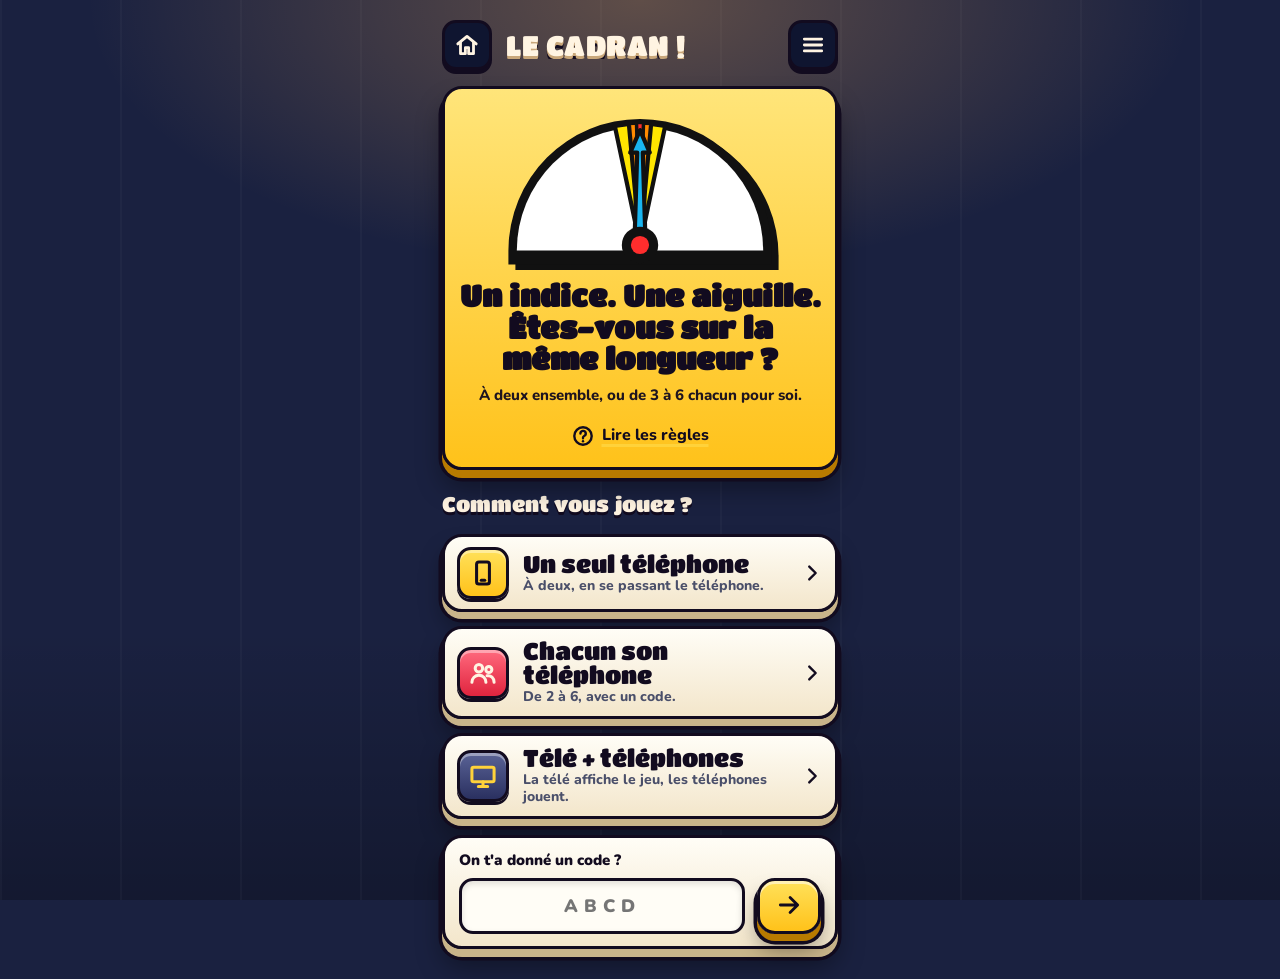
<file: cadran/index.html>
<!DOCTYPE html>
<html lang="fr">
<head>
<meta charset="utf-8">
<meta name="viewport" content="width=device-width, initial-scale=1">
<title>Le Cadran</title>
<meta name="description" content="Un jeu à deux : l'un donne un indice, l'autre place l'aiguille sur le cadran. En ligne ou sur un seul appareil.">
<meta name="theme-color" content="#1A2140">
<link rel="icon" href="data:image/svg+xml,%3Csvg xmlns='http://www.w3.org/2000/svg' viewBox='0 0 64 64'%3E%3Cpath d='M4 50a28 28 0 0 1 56 0z' fill='%23FFE600' stroke='%23111' stroke-width='5'/%3E%3Cpath d='M32 50 44 22' stroke='%23111' stroke-width='6' stroke-linecap='round'/%3E%3Ccircle cx='32' cy='50' r='6' fill='%23FF2D2D' stroke='%23111' stroke-width='3'/%3E%3C/svg%3E">
<link rel="manifest" href="../manifest.webmanifest">
<link rel="apple-touch-icon" href="../icones/icone-180.png">
<link rel="preload" href="../fonts/bangers.woff2" as="font" type="font/woff2" crossorigin>
<link rel="preload" href="../fonts/comic-neue-700.woff2" as="font" type="font/woff2" crossorigin>
<style>
@font-face{font-family:'Bangers';font-style:normal;font-weight:400;font-display:swap;src:url(../fonts/bangers.woff2) format('woff2')}
@font-face{font-family:'Comic Neue';font-style:normal;font-weight:700;font-display:swap;src:url(../fonts/comic-neue-700.woff2) format('woff2')}
:root{
  /* Planche de BD : aplats vifs, contours noirs épais, ombres dures décalées, trame de points. */
  --bleu:#19B5F0; --jaune:#FFE600; --rouge:#FF2D2D; --orange:#FF8A00; --noir:#111111; --blanc:#FFFFFF;
  --titre:'Bangers',Impact,'Arial Narrow Bold',sans-serif; --texte:'Comic Neue','Comic Sans MS','Trebuchet MS',sans-serif;
  color-scheme:light;
}
*{box-sizing:border-box}
html,body{height:100%;margin:0}
body{background:var(--bleu);color:var(--noir);font-family:var(--texte);font-weight:700;font-size:17px;line-height:1.35;-webkit-tap-highlight-color:transparent}
body::before{content:"";position:fixed;inset:0;z-index:-1;background-color:var(--bleu);
  background-image:radial-gradient(ellipse at 50% 0%,rgba(255,255,255,.28),rgba(255,255,255,0) 60%),
   repeating-conic-gradient(from 0deg at 50% -6%,rgba(255,255,255,.09) 0deg 5deg,rgba(255,255,255,0) 5deg 11deg),
   radial-gradient(rgba(0,0,0,.2) 2.2px,rgba(0,0,0,0) 2.6px);
  background-size:100% 100%,100% 100%,14px 14px}
/* Textures de planche : grain de papier sur les cases, trame de points dans l'angle */
:root{--grain:url("data:image/svg+xml,%3Csvg xmlns='http://www.w3.org/2000/svg' width='160' height='160'%3E%3Cfilter id='g'%3E%3CfeTurbulence type='fractalNoise' baseFrequency='.9' numOctaves='2' stitchTiles='stitch'/%3E%3CfeColorMatrix values='0 0 0 0 0 0 0 0 0 0 0 0 0 0 0 0 0 0 .09 0'/%3E%3C/filter%3E%3Crect width='100%25' height='100%25' filter='url(%23g)'/%3E%3C/svg%3E")}
#app{max-width:440px;min-height:100%;margin:0 auto;padding:20px 22px 30px;display:flex;flex-direction:column;gap:16px}
header{display:flex;justify-content:space-between;align-items:center;gap:12px}
h1{font-family:var(--titre);font-weight:400;font-size:32px;letter-spacing:2px;line-height:1;margin:0;white-space:nowrap;color:var(--blanc);background:var(--noir);padding:4px 16px 6px;transform:rotate(-3deg);box-shadow:5px 5px 0 var(--rouge)}
h2{font-family:var(--titre);font-weight:400;font-size:30px;letter-spacing:1px;line-height:1.1;margin:0;text-wrap:balance;color:var(--blanc);-webkit-text-stroke:5px var(--noir);paint-order:stroke fill;text-shadow:3px 3px 0 var(--noir)}
p{margin:0}
.screen{display:none;flex-direction:column;gap:16px;flex:1}
.screen.on{display:flex}
.case{position:relative;isolation:isolate;background:var(--grain),var(--blanc);border:4px solid var(--noir);box-shadow:6px 6px 0 var(--noir);padding:12px 14px}
.case::before{content:"";position:absolute;inset:0;z-index:-1;pointer-events:none;background:radial-gradient(rgba(0,0,0,.14) 1.4px,rgba(0,0,0,0) 1.8px) 0 0/7px 7px;-webkit-mask-image:linear-gradient(135deg,transparent 58%,#000);mask-image:linear-gradient(135deg,transparent 58%,#000)}
.case.jaune{background:var(--grain),var(--jaune)}
.case.jaune::before{background-image:radial-gradient(rgba(255,120,0,.55) 1.6px,rgba(0,0,0,0) 2px)}
.petit{font-size:15px}
.btn{position:relative;isolation:isolate;display:flex;align-items:center;justify-content:center;gap:10px;font-family:var(--titre);font-size:26px;letter-spacing:2px;color:var(--blanc);background:var(--rouge);min-height:60px;padding:8px 16px;border:4px solid var(--noir);border-radius:0;box-shadow:6px 6px 0 var(--noir);cursor:pointer;transition:transform .08s,box-shadow .08s;touch-action:manipulation;user-select:none;-webkit-user-select:none}
.btn::before{content:"";position:absolute;inset:0;z-index:-1;pointer-events:none;background:linear-gradient(180deg,rgba(255,255,255,.28) 0 30%,rgba(255,255,255,0) 30%),radial-gradient(rgba(0,0,0,.16) 1.4px,rgba(0,0,0,0) 1.8px) 0 0/6px 6px;-webkit-mask-image:linear-gradient(160deg,#000 40%,transparent 41%,transparent 62%,#000 63%);mask-image:linear-gradient(160deg,#000 40%,transparent 41%,transparent 62%,#000 63%)}
@media (hover:hover){.btn:not(:disabled):hover{transform:translate(-2px,-2px);box-shadow:8px 8px 0 var(--noir)}.btn.plat:not(:disabled):hover{box-shadow:5px 5px 0 var(--noir)}}
.ico{width:26px;height:26px;flex:none;fill:none;stroke:currentColor;stroke-width:2.6;stroke-linecap:round;stroke-linejoin:round}
.btn .ico{margin-top:-2px}
.btn.plat .ico{width:20px;height:20px}
.btn.icone{width:50px;min-height:50px;padding:0;background:var(--blanc);color:var(--noir);border-width:3px;box-shadow:4px 4px 0 var(--noir)}
.btn.icone::before{display:none}
.btn.icone .ico{width:26px;height:26px;margin:0}
.btn.icone:active{transform:translate(3px,3px);box-shadow:1px 1px 0 var(--noir)}
.btn.icone[aria-pressed="false"]{background:#D9D9D9}
.nav{display:flex;gap:10px}
@media (max-width:380px){h1{font-size:26px;padding:4px 12px 6px}.nav{gap:7px}.btn.icone{width:44px;min-height:44px}.btn.icone .ico{width:22px;height:22px}}
.btn:active,.btn.enfonce{transform:translate(4px,4px);box-shadow:2px 2px 0 var(--noir)}
.btn:disabled{background:#B9B9B9;color:#3A3A3A;cursor:not-allowed}
.btn.jaune{background:var(--jaune);color:var(--noir)}
.btn.plat{font-family:var(--texte);font-weight:700;font-size:15px;letter-spacing:0;min-height:44px;padding:6px 12px;background:var(--blanc);color:var(--noir);border-width:3px;box-shadow:3px 3px 0 var(--noir)}
.btn.plat{white-space:nowrap}
.btn.plat::before{display:none}
.btn.plat:active{transform:translate(2px,2px);box-shadow:1px 1px 0 var(--noir)}
:focus-visible{outline:4px solid var(--noir);outline-offset:3px}
.bas{margin-top:auto;display:flex;flex-direction:column;gap:18px;padding-bottom:8px}
label{font-size:15px;display:block;margin-bottom:6px}
input[type=text]{width:100%;min-height:50px;padding:8px 12px;border:3px solid var(--noir);border-radius:0;background:var(--blanc);color:var(--noir);font-family:var(--texte);font-weight:700;font-size:18px}
.rang{display:flex;gap:14px;flex-wrap:wrap}
.rang>*{flex:1;min-width:0}
/* Réglages : boutons segmentés d'une seule pièce (un seul choix possible) */
.jetons{display:flex;background:var(--blanc);border:3px solid var(--noir);box-shadow:4px 4px 0 var(--noir)}
.jeton{position:relative;flex:1 1 0;min-width:0}
.jeton+.jeton{border-left:3px solid var(--noir)}
.jeton input{position:absolute;opacity:0;inset:0;width:100%;height:100%;margin:0;cursor:pointer;z-index:1}
.jeton span{display:flex;align-items:center;justify-content:center;text-align:center;padding:6px 4px;min-height:48px;font-family:var(--titre);font-weight:400;font-size:21px;letter-spacing:1px;line-height:1.05;color:#8A8A8A;transition:background .12s}
.jeton input:checked+span{background:var(--jaune);color:var(--noir);font-family:var(--titre);font-size:21px;letter-spacing:1px;font-weight:400}
.jeton input:focus-visible+span{outline:4px solid var(--noir);outline-offset:-6px}
/* Plusieurs choix possibles (thèmes) : des cases séparées, en grille */
.jetons.multi{display:grid;grid-template-columns:repeat(2,minmax(0,1fr));gap:10px;background:none;border:0;box-shadow:none}
.jetons.multi .jeton{border:3px solid var(--noir);background:var(--blanc);box-shadow:3px 3px 0 var(--noir)}
.jetons.multi .jeton+.jeton{border-left:3px solid var(--noir)}
.jetons.multi .jeton span{justify-content:flex-start;gap:8px;padding:6px 10px;font-family:var(--texte);font-weight:700;letter-spacing:0;font-size:15px;color:#555}
.jetons.multi .jeton span::before{content:"";flex:none;width:18px;height:18px;border:3px solid var(--noir);background:var(--blanc)}
.jetons.multi .jeton input:checked+span{font-family:var(--texte);font-size:15px;letter-spacing:0;font-weight:700}
.jetons.multi .jeton input:checked+span::before{background:var(--noir);box-shadow:inset 0 0 0 3px var(--jaune)}
.aide-reglage{font-size:13px;margin-top:6px}
.jeton span.long{font-size:17px}
.plaques{display:flex;gap:14px}
.plaques .case{flex:1;padding:6px 14px 8px}
.plaques small{display:block;font-size:14px;text-transform:uppercase}
.plaques b{font-family:var(--titre);font-weight:400;font-size:42px;line-height:1;letter-spacing:1px}
.bandeau{background:var(--noir);color:var(--blanc);padding:8px 12px;font-size:15px}
.bandeau.alerte{background:var(--rouge);border:3px solid var(--noir)}
.poste{padding:14px 8px 12px;display:flex;flex-direction:column;align-items:center;gap:10px}
#cadran{width:100%;max-width:360px;height:auto;display:block;touch-action:none;user-select:none;-webkit-user-select:none}
#cadran.reglable{cursor:grab}
#volet{transform-origin:170px 175px;transition:transform .7s cubic-bezier(.5,0,.2,1)}
#volet.vite{transition-duration:.28s}
#aiguille{transform-origin:170px 175px}
.carte{width:100%;display:flex;justify-content:space-between;align-items:center;gap:10px}
.carte span{font-family:var(--titre);font-size:20px;letter-spacing:1px;line-height:1.15;background:var(--noir);color:var(--blanc);padding:4px 10px 6px;max-width:48%;text-wrap:balance}
.carte span:first-child{transform:rotate(-2deg)}
.carte span:last-child{transform:rotate(2deg);text-align:right}
.bulle{position:relative;background:var(--blanc);border:4px solid var(--noir);border-radius:26px;padding:10px 18px 14px;box-shadow:6px 6px 0 var(--noir);margin-bottom:22px}
.bulle::after{content:"";position:absolute;left:36px;bottom:-24px;width:26px;height:26px;background:var(--blanc);border-right:4px solid var(--noir);border-bottom:4px solid var(--noir);transform:skewX(28deg) rotate(8deg);clip-path:polygon(0 38%,100% 0,100% 100%,0 100%)}
.bulle .indice{font-size:25px;line-height:1.15;overflow-wrap:anywhere}
.boum{position:relative;height:132px;display:flex;align-items:center;justify-content:center}
.boum svg{position:absolute;left:50%;top:50%;width:300px;height:138px;transform:translate(-50%,-50%) rotate(-4deg)}
.boum div{position:relative;font-family:var(--titre);font-size:28px;letter-spacing:1px;line-height:1.05;text-align:center;color:var(--rouge);-webkit-text-stroke:4px var(--noir);paint-order:stroke fill;transform:rotate(-4deg);max-width:190px}
input[type=range]{width:100%;accent-color:var(--rouge);height:34px}
.liste{display:flex;flex-direction:column;gap:8px;list-style:none;margin:0;padding:0}
.liste li{display:flex;justify-content:space-between;align-items:center;gap:10px;font-size:15px}
.liste li b{font-family:var(--titre);font-weight:400;font-size:22px;color:var(--rouge);white-space:nowrap}
.liste em{font-style:normal;opacity:.75}
details summary{cursor:pointer;min-height:28px}
details ol{margin:10px 0 0;padding-left:22px;display:flex;flex-direction:column;gap:6px;font-size:16px}
.gens{display:flex;gap:10px;flex-wrap:wrap;list-style:none;margin:0;padding:0}
.gens li{flex:1;min-width:120px;background:var(--blanc);border:3px solid var(--noir);padding:6px 10px;font-size:17px;overflow-wrap:anywhere}
.gens li small{display:block;font-size:13px;text-transform:uppercase}
.gens li.vide{border-style:dashed;background:rgba(255,255,255,.6)}
.gens li i{display:inline-block;width:14px;height:14px;border:2px solid var(--noir);margin-right:6px;vertical-align:-1px}
.gens li em{float:right;font-style:normal;font-family:var(--titre);font-size:22px;line-height:1;margin-left:8px}
#gens-jeu li{flex:1 1 40%;min-width:0;font-size:15px;padding:4px 8px}
#gens-jeu li.donne{background:var(--jaune)}
#gens-jeu li.ok small::after{content:" ✓"}
.grand{font-family:var(--titre);font-size:84px;line-height:1;text-align:center}
.code{font-family:var(--titre);font-size:54px;letter-spacing:8px;line-height:1;text-align:center}
.champ-code,#code-saisi{font-family:var(--titre);font-size:30px;letter-spacing:8px;text-align:center;text-transform:uppercase}
/* animations de la révélation : rouleau de points, explosion, compteur de score */
.plaques b{display:inline-block}
#resultat-texte{display:flex;flex-direction:column;align-items:center;max-width:220px}
#res-mot:empty{display:none}
.reel{display:inline-block;font-size:50px;line-height:1;white-space:nowrap}
.reel b{display:inline-block;font-weight:400}
.tic{animation:tic .1s ease-out}
@keyframes tic{from{transform:translateY(-75%);opacity:.15}to{transform:none;opacity:1}}
.boum div.pop{animation:pop .4s cubic-bezier(.3,1.7,.5,1)}
@keyframes pop{0%{transform:rotate(-4deg) scale(.35)}100%{transform:rotate(-4deg) scale(1)}}
.boum svg.boom{animation:boom .45s cubic-bezier(.3,1.7,.5,1)}
@keyframes boom{0%{transform:translate(-50%,-50%) rotate(-14deg) scale(.5)}100%{transform:translate(-50%,-50%) rotate(-4deg) scale(1)}}
.boum svg.tremble{animation:tremble .12s linear infinite}
@keyframes tremble{0%,100%{transform:translate(-50%,-50%) rotate(-4deg)}50%{transform:translate(-50%,-50%) rotate(-1deg) scale(1.03)}}
.roule{animation:roule .18s ease-out}
@keyframes roule{from{transform:translateY(-65%);opacity:0}to{transform:none;opacity:1}}
/* Effets : planches qui arrivent, bulle qui gonfle, cartes qui claquent, alertes qui tremblent */
.screen.on{animation:planche .34s cubic-bezier(.2,1.25,.4,1)}
@keyframes planche{from{opacity:0;transform:translateY(22px) rotate(-1.4deg)}to{opacity:1;transform:none}}
.bulle.arrive{animation:gonfle .42s cubic-bezier(.3,1.6,.5,1);transform-origin:40px 100%}
@keyframes gonfle{0%{transform:scale(.3);opacity:0}100%{transform:scale(1);opacity:1}}
.carte span:first-child{--r:-2deg}.carte span:last-child{--r:2deg}
.carte span.claque{animation:claque .36s cubic-bezier(.3,1.5,.5,1) both}
.carte span.claque:last-child{animation-delay:.08s}
@keyframes claque{0%{transform:rotate(var(--r)) scale(1.7);opacity:0}100%{transform:rotate(var(--r)) scale(1);opacity:1}}
.secoue{animation:secoue .45s}
@keyframes secoue{0%,100%{transform:none}20%{transform:translateX(-7px) rotate(-1deg)}40%{transform:translateX(6px) rotate(1deg)}60%{transform:translateX(-4px)}80%{transform:translateX(3px)}}
h1{cursor:default;transition:transform .15s}
/* Couverture de l'accueil : petit cadran dont l'aiguille hésite */
.couverture{display:flex;flex-direction:column;align-items:center;gap:10px;padding:16px 14px 14px;text-align:center}
.couverture svg{width:100%;max-width:280px;height:auto}
#mini-aig{transform-origin:100px 100px;animation:hesite 3.6s ease-in-out infinite}
@keyframes hesite{0%,100%{transform:rotate(-48deg)}30%{transform:rotate(26deg)}48%{transform:rotate(8deg)}70%{transform:rotate(40deg)}85%{transform:rotate(-12deg)}}
.accroche{font-family:var(--titre);font-size:30px;letter-spacing:1px;line-height:1.05;text-wrap:balance}
/* Fenêtres (règles, confirmation) */
.modale{position:fixed;inset:0;z-index:20;display:flex;align-items:center;justify-content:center;padding:20px;background:rgba(17,17,17,.55)}
.modale[hidden]{display:none}
.modale>.case{width:100%;max-width:400px;max-height:calc(100% - 20px);overflow:auto;display:flex;flex-direction:column;gap:14px;animation:gonfle .35s cubic-bezier(.3,1.6,.5,1)}
.modale h3{font-family:var(--titre);font-weight:400;font-size:30px;letter-spacing:1px;margin:0}
.modale ol{margin:0;padding-left:22px;display:flex;flex-direction:column;gap:7px;font-size:16px}
.modale h4{font-family:var(--titre);font-weight:400;font-size:21px;letter-spacing:1px;margin:4px 0 0}
.rang-btn{display:flex;gap:12px;flex-wrap:wrap}.rang-btn>*{flex:1}
/* Salon grand écran (télé, ordi) */
.qr{background:#fff;border:4px solid var(--noir);box-shadow:6px 6px 0 var(--noir);padding:10px;width:200px;max-width:100%}
.qr svg{display:block;width:100%;height:auto}
.salon-tele{display:grid;grid-template-columns:auto 1fr;gap:22px;align-items:center;margin-bottom:6px}
.salon-tele .code{font-size:80px;text-align:left}
.adresse{font-size:18px;overflow-wrap:anywhere}
@media (max-width:600px){.salon-tele{grid-template-columns:1fr}}
body.tele #app{max-width:1180px;padding:26px 40px 36px}
body.tele h1{font-size:44px}
body.tele #s-manche.on{display:grid;grid-template-columns:minmax(0,1.3fr) minmax(0,1fr);column-gap:30px;row-gap:16px;align-content:start}
body.tele #s-manche > *{grid-column:2}
body.tele #s-manche > .poste{grid-column:1;grid-row:1 / span 8;align-self:start}
body.tele #cadran{max-width:none}
body.tele .carte span{font-size:30px}
body.tele .bulle .indice{font-size:40px}
body.tele .bandeau{font-size:21px}
body.tele .plaques b{font-size:54px}
body.tele #ph-devine{margin-top:0}
@media (max-width:820px){body.tele #s-manche.on{display:flex}}
.btn.salon{min-height:60px;font-size:16px;white-space:normal;text-align:left;justify-content:flex-start}
@media (prefers-reduced-motion:reduce){.screen.on,.bulle.arrive,.carte span.claque,.secoue,#mini-aig,.modale>.case{animation:none}
#volet,.btn{transition:none}.tic,.boum div.pop,.boum svg.boom,.boum svg.tremble,.roule{animation:none}}
/* avatars, moments forts */
.avatar{display:inline-block;flex:none;vertical-align:middle}
.avatar-choix{display:flex;gap:14px;align-items:flex-start}
.av-apercu{flex:none;background:#fff;border:3px solid var(--noir);box-shadow:4px 4px 0 var(--noir);padding:4px;line-height:0}
.av-choix{display:flex;flex-direction:column;gap:8px;min-width:0}
.av-couleurs,.av-tetes{display:grid;grid-template-columns:repeat(4,max-content);gap:6px}
.av-coul{width:30px;height:30px;border:3px solid var(--noir);cursor:pointer;padding:0}
.av-coul[aria-checked="true"]{box-shadow:0 0 0 3px #fff,0 0 0 6px var(--noir)}
.av-tete{width:48px;height:48px;padding:2px;border:2px solid transparent;background:transparent;cursor:pointer;line-height:0}
.av-tete[aria-checked="true"]{border:3px solid var(--noir);background:#fff;box-shadow:3px 3px 0 var(--noir)}
.gens li .avatar{margin-right:6px;vertical-align:-6px}
.badges{display:grid;grid-template-columns:repeat(auto-fit,minmax(150px,1fr));gap:14px}
.badge{display:flex;flex-direction:column;gap:4px;padding:10px 12px;transform:rotate(var(--r))}
.badge-titre{font-family:var(--titre);font-size:20px;letter-spacing:1px;line-height:1}
.badge-qui{display:flex;align-items:center;gap:6px;font-size:17px}
.badge-detail{font-size:13px;line-height:1.25}
body.tele .badge-titre{font-size:28px}
body.tele .badge-qui{font-size:22px}
body.tele .badge-detail{font-size:17px}
/* ====== Organisation des menus ====== */
/* En-tête : retour à gauche, titre, menu à droite */
header.entete{display:grid;grid-template-columns:auto minmax(0,1fr) auto;gap:14px;align-items:center}
header.entete h1{justify-self:start;max-width:100%;overflow:hidden;text-overflow:ellipsis}
/* Menu ☰ : une feuille qui monte du bas */
.modale.feuille{align-items:flex-end;padding:0 12px calc(12px + env(safe-area-inset-bottom))}
.case.menu{width:100%;max-width:420px;display:flex;flex-direction:column;gap:0;padding:6px 14px 14px;animation:monte .28s cubic-bezier(.2,1.2,.4,1)}
@keyframes monte{from{transform:translateY(100%)}to{transform:none}}
.menu .item{display:flex;align-items:center;gap:14px;width:100%;min-height:56px;padding:6px 4px;background:none;border:0;border-bottom:3px dashed rgba(17,17,17,.25);font:inherit;font-size:18px;color:var(--noir);text-align:left;text-decoration:none;cursor:pointer}
.menu .item .ico{width:26px;height:26px}
.menu .item:active{background:rgba(255,230,0,.5)}
.menu .item.rouge{color:var(--rouge)}
.menu .btn.plat{margin-top:12px}
/* Intertitres de section */
.intertitre{font-family:var(--titre);font-weight:400;font-size:22px;letter-spacing:1px;margin:4px 0 0;color:var(--blanc);-webkit-text-stroke:4px var(--noir);paint-order:stroke fill;display:flex;align-items:baseline;gap:10px}
.intertitre .compte{font-family:var(--texte);font-size:14px;letter-spacing:0;-webkit-text-stroke:0;color:var(--noir);background:var(--blanc);border:2px solid var(--noir);padding:1px 8px}
.intertitre .compte:empty{display:none}
/* Écran d'un jeu : 3 cartes de mode identiques */
.lien-regles{display:inline-flex;align-items:center;gap:8px;margin-top:4px;background:none;border:0;padding:6px 4px;font:inherit;font-size:16px;color:var(--noir);text-decoration:underline;text-decoration-thickness:3px;text-underline-offset:4px;cursor:pointer}
.lien-regles .ico{width:22px;height:22px}
.modes{display:flex;flex-direction:column;gap:14px}
.mode{display:flex;align-items:center;gap:14px;width:100%;padding:10px 12px;background:var(--grain),var(--blanc);border:4px solid var(--noir);box-shadow:5px 5px 0 var(--noir);font:inherit;color:var(--noir);text-align:left;cursor:pointer;transition:transform .08s,box-shadow .08s;touch-action:manipulation}
.mode:active{transform:translate(4px,4px);box-shadow:1px 1px 0 var(--noir)}
@media (hover:hover){.mode:hover{transform:translate(-2px,-2px);box-shadow:7px 7px 0 var(--noir)}}
.mode-ico{flex:none;width:52px;height:52px;display:flex;align-items:center;justify-content:center;border:3px solid var(--noir)}
.mode-ico.jaune{background:var(--jaune)}.mode-ico.rouge{background:var(--rouge);color:var(--blanc)}.mode-ico.noir{background:var(--noir);color:var(--jaune)}
.mode-ico .ico{width:28px;height:28px}
.mode-txt{flex:1;min-width:0;display:flex;flex-direction:column;gap:2px}
.mode-txt b{font-family:var(--titre);font-weight:400;font-size:24px;letter-spacing:1px;line-height:1}
.mode-txt small{font-size:14px;line-height:1.2}
.mode>.ico{width:22px;height:22px}
.code-rapide{display:flex;flex-direction:column;gap:8px;margin-top:auto}
.code-rapide label{margin:0}
.rangee{display:flex;gap:12px;align-items:stretch}
.rangee input{flex:1;min-width:0}
.rangee .btn{flex:none;font-size:22px;min-height:56px}
.code-rapide .btn{width:64px;padding:0}
/* Chacun son téléphone */
.identite{display:flex;flex-direction:column;gap:14px}
.ou{display:flex;align-items:center;gap:12px;font-family:var(--titre);font-size:22px;color:var(--blanc);-webkit-text-stroke:4px var(--noir);paint-order:stroke fill}
.ou::before,.ou::after{content:"";flex:1;height:4px;background:var(--noir)}
/* Salon : code + inviter sur une ligne, joueurs en grille */
.bloc-code{display:flex;align-items:center;gap:14px}
.code-zone{flex:1;min-width:0}
.bloc-code .code{text-align:left;font-size:52px}
.bloc-code #inviter{flex:none;flex-direction:column;gap:2px;min-height:64px;padding:6px 12px;font-size:14px}
.bloc-code #inviter .ico{width:24px;height:24px}
.gens.grille{display:grid;grid-template-columns:repeat(auto-fill,minmax(118px,1fr))}
.gens.grille li{min-width:0}
/* Barre du bas : le bouton principal reste toujours visible */
.barre-bas{position:sticky;bottom:0;z-index:5;margin-top:auto;display:flex;flex-direction:column;gap:12px;padding:14px 0 calc(10px + env(safe-area-inset-bottom));background:linear-gradient(rgba(25,181,240,0),var(--bleu) 26%)}
.barre-bas .btn.plat{min-height:44px}
/* Options repliées */
details.options{background:var(--blanc);border:3px solid var(--noir);box-shadow:4px 4px 0 var(--noir)}
details.options>summary{display:flex;align-items:center;justify-content:space-between;gap:10px;padding:10px 14px;min-height:50px;font-size:17px;list-style:none}
details.options>summary::-webkit-details-marker{display:none}
details.options>summary::after{content:"";width:12px;height:12px;border-right:4px solid var(--noir);border-bottom:4px solid var(--noir);transform:rotate(45deg) translate(-3px,-3px);transition:transform .15s}
details.options[open]>summary::after{transform:rotate(-135deg) translate(-3px,-3px)}
details.options>summary small{font-size:13px;color:#555;margin-left:auto}
.options-corps{display:flex;flex-direction:column;gap:14px;padding:4px 14px 16px;border-top:3px dashed rgba(17,17,17,.25)}
.options-corps .jetons{box-shadow:3px 3px 0 var(--noir)}
/* Liste des joueurs sur un appareil */
.noms-local{display:flex;flex-direction:column;gap:8px}
body.tele .bloc-code .code{font-size:84px}
body.tele .bloc-code{gap:28px}
#s-reglages label,.options-corps label{font-size:16px}
body.tele #s-reglages>#bloc-format,body.tele #s-reglages>#bloc-tours,body.tele #s-reglages>#bloc-manches,body.tele #s-reglages>details{max-width:620px;width:100%}
</style>
<link rel="stylesheet" href="../commun/theme.css?v=2">
</head>
<body>
<svg width="0" height="0" style="position:absolute" aria-hidden="true">
  <symbol id="i-son" viewBox="0 0 24 24"><path d="M4 9h4l5-4v14l-5-4H4z"/><path d="M16.5 8.5a5 5 0 0 1 0 7M19 6a8.5 8.5 0 0 1 0 12"/></symbol>
  <symbol id="i-muet" viewBox="0 0 24 24"><path d="M4 9h4l5-4v14l-5-4H4z"/><path d="M17 9.5l5 5M22 9.5l-5 5"/></symbol>
  <symbol id="i-aide" viewBox="0 0 24 24"><circle cx="12" cy="12" r="9.5"/><path d="M9.2 9.3a2.9 2.9 0 1 1 4 2.7c-.8.4-1.2 1-1.2 1.9v.6"/><path d="M12 17.6v.1"/></symbol>
  <symbol id="i-quitter" viewBox="0 0 24 24"><path d="M6 6l12 12M18 6L6 18"/></symbol>
  <symbol id="i-retour" viewBox="0 0 24 24"><path d="M20 12H5M11 5l-7 7 7 7"/></symbol>
  <symbol id="i-gens" viewBox="0 0 24 24"><circle cx="8.5" cy="8" r="3.2"/><path d="M2.5 20c0-3.6 2.7-6 6-6s6 2.4 6 6"/><circle cx="17" cy="9" r="2.6"/><path d="M15.5 14.4c3.3-.6 6 1.6 6 5.6"/></symbol>
  <symbol id="i-tel" viewBox="0 0 24 24"><rect x="6.5" y="2.5" width="11" height="19" rx="2"/><path d="M10.5 18.2h3"/></symbol>
  <symbol id="i-copier" viewBox="0 0 24 24"><rect x="8.5" y="8.5" width="12" height="12" rx="1.5"/><path d="M15.5 8.5V5a1.5 1.5 0 0 0-1.5-1.5H5A1.5 1.5 0 0 0 3.5 5v9A1.5 1.5 0 0 0 5 15.5h3.5"/></symbol>
  <symbol id="i-lien" viewBox="0 0 24 24"><path d="M10 14a4.5 4.5 0 0 0 6.4 0l3.2-3.2a4.5 4.5 0 0 0-6.4-6.4L12 5.6"/><path d="M14 10a4.5 4.5 0 0 0-6.4 0l-3.2 3.2a4.5 4.5 0 0 0 6.4 6.4l1.2-1.2"/></symbol>
  <symbol id="i-plus" viewBox="0 0 24 24"><path d="M12 5v14M5 12h14"/></symbol>
  <symbol id="i-envoyer" viewBox="0 0 24 24"><path d="M3.5 11.5 20.5 4l-5.5 16-3.5-6.5z"/><path d="M11.5 13.5 20.5 4"/></symbol>
  <symbol id="i-oeil" viewBox="0 0 24 24"><path d="M2 12s3.6-6.5 10-6.5S22 12 22 12s-3.6 6.5-10 6.5S2 12 2 12z"/><circle cx="12" cy="12" r="3"/></symbol>
  <symbol id="i-rejouer" viewBox="0 0 24 24"><path d="M20 12a8 8 0 1 1-2.6-5.9"/><path d="M20.5 3.5v5h-5"/></symbol>
  <symbol id="i-reglages" viewBox="0 0 24 24"><path d="M4 7h10M18 7h2M4 17h4M12 17h8"/><circle cx="16" cy="7" r="2.3"/><circle cx="10" cy="17" r="2.3"/></symbol>
  <symbol id="i-maison" viewBox="0 0 24 24"><path d="M3.5 11 12 4l8.5 7"/><path d="M6 9.5V20h4.5v-5.5h3V20H18V9.5"/></symbol>
  <symbol id="i-tele" viewBox="0 0 24 24"><rect x="2.5" y="4.5" width="19" height="12.5" rx="1.5"/><path d="M8 21h8M12 17v4"/></symbol>
  <symbol id="i-menu" viewBox="0 0 24 24"><path d="M4 6.5h16M4 12h16M4 17.5h16"/></symbol>
  <symbol id="i-partager" viewBox="0 0 24 24"><path d="M12 3.5v12M7.5 8 12 3.5 16.5 8"/><path d="M5 12.5v6.5a1.5 1.5 0 0 0 1.5 1.5h11a1.5 1.5 0 0 0 1.5-1.5v-6.5"/></symbol>
  <symbol id="i-chevron" viewBox="0 0 24 24"><path d="M9 5l7 7-7 7"/></symbol>
  <symbol id="i-suite" viewBox="0 0 24 24"><path d="M4 12h15M13 5l7 7-7 7"/></symbol>
</svg>
<div id="app">
  <header class="entete">
    <button class="btn icone" id="retour" type="button" aria-label="Tous les jeux"><svg class="ico" aria-hidden="true"><use href="#i-maison"/></svg></button>
    <h1 id="logo">LE CADRAN !</h1>
    <button class="btn icone" id="ouvrir-menu" type="button" aria-label="Menu"><svg class="ico" aria-hidden="true"><use href="#i-menu"/></svg></button>
  </header>

  <!-- ACCUEIL -->
  <section class="screen on" id="s-accueil">
    <div class="case jaune couverture">
      <svg viewBox="0 0 200 118" aria-hidden="true">
        <path d="M6 104a94 94 0 0 1 188 0v10H6z" fill="#111" transform="translate(5 4)"/>
        <path d="M6 104a94 94 0 0 1 188 0v10H6z" fill="#111"/>
        <path d="M12 104a88 88 0 0 1 176 0z" fill="#fff"/>
        <path d="M100 100 82 15A88 88 0 0 1 118 15z" fill="#FFE600" stroke="#111" stroke-width="3" stroke-linejoin="round"/>
        <path d="M100 100 92 13A88 88 0 0 1 108 13z" fill="#FF8A00" stroke="#111" stroke-width="3" stroke-linejoin="round"/>
        <path d="M100 100 97.5 12.5A88 88 0 0 1 102.5 12.5z" fill="#FF2D2D" stroke="#111" stroke-width="2.5" stroke-linejoin="round"/>
        <g id="mini-aig"><polygon points="96,100 104,100 102,34 107,34 100,18 93,34 98,34" fill="#19B5F0" stroke="#111" stroke-width="3" stroke-linejoin="round"/></g>
        <circle cx="100" cy="100" r="13" fill="#111"/><circle cx="100" cy="100" r="6.5" fill="#FF2D2D"/>
      </svg>
      <p class="accroche">Un indice. Une aiguille. Êtes-vous sur la même longueur ?</p>
      <p class="petit">À deux ensemble, ou de 3 à 6 chacun pour soi.</p>
      <button class="lien-regles" id="voir-regles" type="button"><svg class="ico" aria-hidden="true"><use href="#i-aide"/></svg>Lire les règles</button>
    </div>
    <h3 class="intertitre">Comment vous jouez ?</h3>
    <div class="modes">
      <button class="mode" id="go-local" type="button"><span class="mode-ico jaune"><svg class="ico" aria-hidden="true"><use href="#i-tel"/></svg></span><span class="mode-txt"><b>Un seul téléphone</b><small>À deux, en se passant le téléphone.</small></span><svg class="ico" aria-hidden="true"><use href="#i-chevron"/></svg></button>
      <button class="mode" id="go-ligne" type="button"><span class="mode-ico rouge"><svg class="ico" aria-hidden="true"><use href="#i-gens"/></svg></span><span class="mode-txt"><b>Chacun son téléphone</b><small>De 2 à 6, avec un code.</small></span><svg class="ico" aria-hidden="true"><use href="#i-chevron"/></svg></button>
      <button class="mode" id="go-salon" type="button"><span class="mode-ico noir"><svg class="ico" aria-hidden="true"><use href="#i-tele"/></svg></span><span class="mode-txt"><b>Télé + téléphones</b><small>La télé affiche le jeu, les téléphones jouent.</small></span><svg class="ico" aria-hidden="true"><use href="#i-chevron"/></svg></button>
    </div>
    <div class="case code-rapide">
      <label for="code-rapide">On t'a donné un code ?</label>
      <div class="rangee"><input type="text" id="code-rapide" class="champ-code" maxlength="4" autocomplete="off" autocapitalize="characters" placeholder="ABCD"><button class="btn jaune" id="go-code" type="button" aria-label="Rejoindre"><svg class="ico" aria-hidden="true"><use href="#i-suite"/></svg></button></div>
    </div>
  </section>

  <!-- EN LIGNE : créer ou rejoindre -->
  <section class="screen" id="s-ligne">
    <h2>Chacun son téléphone</h2>
    <div class="case identite">
      <div><label for="pseudo">Ton pseudo</label><input type="text" id="pseudo" maxlength="14" autocomplete="off" placeholder="Pseudo"></div>
      <div><label>Ton avatar</label><div id="choix-avatar"></div></div>
    </div>
    <p class="bandeau alerte" id="err-ligne" role="alert" style="display:none"></p>
    <button class="btn" id="creer" type="button"><svg class="ico" aria-hidden="true"><use href="#i-plus"/></svg>CRÉER UN SALON</button>
    <div class="ou"><span>ou</span></div>
    <div class="rangee">
      <input type="text" id="code-saisi" class="champ-code" maxlength="4" autocomplete="off" autocapitalize="characters" placeholder="ABCD" aria-label="Code du salon">
      <button class="btn jaune" id="rejoindre" type="button">REJOINDRE</button>
    </div>
  </section>

  <!-- INVITÉ : salle d'attente -->
  <section class="screen" id="s-invite">
    <div class="case jaune bloc-code">
      <div class="code-zone"><div class="petit">Code du salon</div><div class="code" id="code-invite"></div></div>
      <button class="btn plat" id="inviter-invite" type="button"><svg class="ico" aria-hidden="true"><use href="#i-partager"/></svg><span>Inviter</span></button>
    </div>
    <div><h3 class="intertitre">Dans le salon</h3><ul class="gens grille" id="gens-invite"></ul></div>
    <div class="case"><p id="resume-invite">Connexion…</p></div>
    <details class="options">
      <summary>Proposer une carte perso</summary>
      <div class="options-corps">
        <div class="rang">
          <div><label for="ig" class="petit">Côté gauche</label><input type="text" id="ig" maxlength="40" autocomplete="off" placeholder="Nul"></div>
          <div><label for="id" class="petit">Côté droit</label><input type="text" id="id" maxlength="40" autocomplete="off" placeholder="Génial"></div>
        </div>
        <button class="btn plat" id="i-ajout" type="button"><svg class="ico" aria-hidden="true"><use href="#i-envoyer"/></svg>Envoyer cette carte</button>
        <p class="petit" id="i-info" role="status"></p>
      </div>
    </details>
    <div class="barre-bas"><p class="bandeau centre" id="attente-hote">En attente de l'hôte…</p></div>
  </section>

  <!-- RÉGLAGES (local, ou hôte en ligne) -->
  <section class="screen" id="s-reglages">
    <h2 id="titre-reglages">Un seul téléphone</h2>
    <div id="bloc-salon" style="display:flex;flex-direction:column;gap:16px">
      <div class="case jaune bloc-code">
        <div class="qr" id="qr" style="display:none"></div>
        <div class="code-zone">
          <div class="petit" id="titre-code">Code du salon</div>
          <div class="code" id="code-hote"></div>
          <p class="adresse" id="adresse" style="display:none"></p>
        </div>
        <button class="btn plat" id="inviter" type="button"><svg class="ico" aria-hidden="true"><use href="#i-partager"/></svg><span>Inviter</span></button>
      </div>
      <div><h3 class="intertitre">Dans le salon <span class="compte" id="etat-salon" role="status"></span></h3><ul class="gens grille" id="gens-hote"></ul></div>
    </div>
    <div class="case" id="bloc-noms" style="display:flex;flex-direction:column;gap:10px">
      <label style="margin:0">Les deux joueurs</label>
      <div class="rang">
        <div><input type="text" id="p1" maxlength="14" autocomplete="off" placeholder="Joueur 1" aria-label="Joueur 1"></div>
        <div><input type="text" id="p2" maxlength="14" autocomplete="off" placeholder="Joueur 2" aria-label="Joueur 2"></div>
      </div>
    </div>
    <h3 class="intertitre">Réglages</h3>
    <div id="bloc-format">
      <label id="l-format">Comment on joue</label>
      <div class="jetons" role="radiogroup" aria-labelledby="l-format" id="format">
        <label class="jeton"><input type="radio" name="format" value="duo" checked><span class="long">Ensemble</span></label>
        <label class="jeton"><input type="radio" name="format" value="groupe"><span class="long">Chacun pour soi</span></label>
      </div>
      <p class="aide-reglage" id="format-aide"></p>
    </div>
    <div id="bloc-tours" style="display:none">
      <label id="l-tours">Combien de fois chacun donne l'indice</label>
      <div class="jetons" role="radiogroup" aria-labelledby="l-tours" id="tours"></div>
    </div>
    <div id="bloc-manches">
      <label id="l-manches">Manches</label>
      <div class="jetons" role="radiogroup" aria-labelledby="l-manches" id="manches"></div>
    </div>
    <details class="options">
      <summary>Cartes perso <small id="nb-cartes"></small></summary>
      <div class="options-corps">
        <div class="rang">
          <div><label for="cg" class="petit">Côté gauche</label><input type="text" id="cg" maxlength="40" autocomplete="off" placeholder="Nul"></div>
          <div><label for="cd" class="petit">Côté droit</label><input type="text" id="cd" maxlength="40" autocomplete="off" placeholder="Génial"></div>
        </div>
        <button class="btn plat" id="ajout" type="button"><svg class="ico" aria-hidden="true"><use href="#i-plus"/></svg>Ajouter cette carte</button>
        <ul class="liste" id="perso"></ul>
      </div>
    </details>
    <div class="barre-bas">
      <p class="bandeau alerte" id="err-reglages" role="alert" style="display:none"></p>
      <button class="btn" id="lancer" type="button"><svg class="ico" aria-hidden="true"><use href="#i-suite"/></svg>LANCER LA PARTIE</button>
      <button class="btn plat" id="changer-jeu" type="button" style="display:none"><svg class="ico" aria-hidden="true"><use href="#i-maison"/></svg>Changer de jeu</button>
    </div>
  </section>

  <!-- PASSAGE DE L'APPAREIL (local) -->
  <section class="screen" id="s-passe">
    <h2 id="passe-titre"></h2>
    <div class="case"><p id="passe-texte"></p></div>
    <div class="bas"><button class="btn" id="passe-ok" type="button"></button></div>
  </section>

  <!-- MANCHE -->
  <section class="screen" id="s-manche">
    <div class="plaques">
      <div class="case jaune"><small id="lbl-score">Score commun</small><b id="score">0</b></div>
      <div class="case"><small>Manche</small><b id="num"></b></div>
    </div>
    <ul class="gens" id="gens-jeu"></ul>
    <p class="bandeau alerte" id="deco" role="alert" style="display:none"></p>
    <p class="bandeau" id="role" aria-live="polite"></p>
    <div class="case poste">
      <svg id="cadran" viewBox="-30 -12 400 262" role="img" aria-label="Cadran">
        <defs>
          <filter id="grain" x="-5%" y="-5%" width="110%" height="110%"><feTurbulence type="fractalNoise" baseFrequency="0.9" numOctaves="2" stitchTiles="stitch" result="n"/><feColorMatrix in="n" type="matrix" values="0 0 0 0 0.25  0 0 0 0 0.15  0 0 0 0 0.08  0 0 0 0.3 0" result="t"/><feComposite in="t" in2="SourceGraphic" operator="in" result="g"/><feMerge><feMergeNode in="SourceGraphic"/><feMergeNode in="g"/></feMerge></filter>
          <filter id="bois" x="-5%" y="-5%" width="110%" height="110%"><feTurbulence type="fractalNoise" baseFrequency="0.008 0.25" numOctaves="3" seed="4" result="n"/><feColorMatrix in="n" type="matrix" values="0 0 0 0 0.30  0 0 0 0 0.15  0 0 0 0 0.05  0 0 0 0.9 -0.2" result="t"/><feComposite in="t" in2="SourceGraphic" operator="in" result="g"/><feMerge><feMergeNode in="SourceGraphic"/><feMergeNode in="g"/></feMerge></filter>
          <linearGradient id="g-bois-face" x1="0" y1="0" x2="0" y2="1"><stop offset="0" stop-color="#D99A5B"/><stop offset="1" stop-color="#9A5A28"/></linearGradient>
          <linearGradient id="g-bois-haut" x1="0" y1="0" x2="0" y2="1"><stop offset="0" stop-color="#F0B878"/><stop offset="1" stop-color="#D3914F"/></linearGradient>
          <linearGradient id="g-tranche" x1="0" y1="0" x2="0" y2="1"><stop offset="0" stop-color="#C42A42"/><stop offset="1" stop-color="#7A0F20"/></linearGradient>
          <linearGradient id="g-rebord" x1="0" y1="0" x2="0" y2="1"><stop offset="0" stop-color="#FF6C80"/><stop offset="1" stop-color="#D42640"/></linearGradient>
          <radialGradient id="g-face" cx="0.5" cy="1" r="1"><stop offset="0" stop-color="#FFFDF6"/><stop offset="0.75" stop-color="#FBEFD6"/><stop offset="1" stop-color="#E9D3A8"/></radialGradient>
          <pattern id="rayures" width="16" height="16" patternUnits="userSpaceOnUse" patternTransform="rotate(35)"><rect width="16" height="16" fill="#6B48E8"/><rect width="8" height="16" fill="#5A38D0"/></pattern>
          <radialGradient id="g-ombre-volet" cx="0.5" cy="1" r="1"><stop offset="0.6" stop-color="#000" stop-opacity="0"/><stop offset="1" stop-color="#1A0B4A" stop-opacity="0.45"/></radialGradient>
          <linearGradient id="g-aig" x1="0" y1="0" x2="1" y2="0"><stop offset="0" stop-color="#8ACDFF"/><stop offset="0.5" stop-color="#2F8FE8"/><stop offset="1" stop-color="#1557A8"/></linearGradient>
          <radialGradient id="g-moyeu" cx="0.35" cy="0.3" r="0.85"><stop offset="0" stop-color="#FFFBE0"/><stop offset="0.3" stop-color="#FFD23A"/><stop offset="0.8" stop-color="#D98A00"/><stop offset="1" stop-color="#9A5A00"/></radialGradient>
          <radialGradient id="g-rivet" cx="0.35" cy="0.3" r="0.8"><stop offset="0" stop-color="#FFF6C8"/><stop offset="0.5" stop-color="#FFC21A"/><stop offset="1" stop-color="#A86A00"/></radialGradient>
          <clipPath id="c-face"><path d="M24,175 A146,146 0 0 1 316,175 Z"/></clipPath>
        </defs>
        <ellipse cx="170" cy="240" rx="196" ry="10" fill="#000" opacity=".4"/>
        <path d="M-16 200 L356 200 Q362 200 364 206 L366 212 L-26 212 L-24 206 Q-22 200 -16 200 Z" fill="url(#g-bois-haut)" stroke="#120B1F" stroke-width="4" stroke-linejoin="round" filter="url(#bois)"/>
        <rect x="-26" y="212" width="392" height="24" rx="6" fill="url(#g-bois-face)" stroke="#120B1F" stroke-width="4" filter="url(#bois)"/>
        <rect x="-20" y="217" width="34" height="14" rx="4" fill="#2F8FE8" stroke="#120B1F" stroke-width="2.5"/>
        <rect x="326" y="217" width="34" height="14" rx="4" fill="#E8344E" stroke="#120B1F" stroke-width="2.5"/>
        <path d="M-2,175 A172,172 0 0 1 342,175 L342,196 Q342,206 332,206 L8,206 Q-2,206 -2,196 Z" fill="url(#g-tranche)" stroke="#120B1F" stroke-width="4" stroke-linejoin="round" filter="url(#grain)"/>
        <path d="M6,175 A164,164 0 0 1 334,175 Z" fill="url(#g-rebord)" stroke="#120B1F" stroke-width="4" filter="url(#grain)"/>
        <path d="M14 168 A156 156 0 0 1 104 34" fill="none" stroke="#fff" stroke-width="5" stroke-linecap="round" opacity=".5"/>
        <g id="grad" stroke="#8A6A3A" stroke-linecap="round"></g>
        <path d="M18,175 A152,152 0 0 1 322,175 Z" fill="#120B1F"/>
        <path d="M24,175 A146,146 0 0 1 316,175 Z" fill="url(#g-face)" filter="url(#grain)"/>
        <g clip-path="url(#c-face)">
          <g id="cible"></g>
          <g id="volet">
            <path d="M24,175 A146,146 0 0 1 316,175 Z" fill="url(#rayures)"/>
            <path d="M24,175 A146,146 0 0 1 316,175 Z" fill="url(#g-ombre-volet)"/>
            <path d="M40 166 A130 130 0 0 1 110 58" fill="none" stroke="#fff" stroke-width="5" stroke-linecap="round" opacity=".35"/>
            <rect x="148" y="34" width="44" height="14" rx="7" fill="#FFD23A" stroke="#120B1F" stroke-width="3.5"/>
            <text x="173" y="137" font-family="'Titan One',sans-serif" font-size="78" text-anchor="middle" fill="#120B1F">?</text>
            <text x="170" y="132" font-family="'Titan One',sans-serif" font-size="78" text-anchor="middle" fill="#FFF4E2" stroke="#120B1F" stroke-width="4" paint-order="stroke" stroke-linejoin="round">?</text>
          </g>
        </g>
        <rect x="6" y="178" width="328" height="20" rx="5" fill="#FFD23A" stroke="#120B1F" stroke-width="3"/>
        <path d="M14 182 L326 182" stroke="#fff" stroke-width="2.5" stroke-linecap="round" opacity=".5"/>
        <circle cx="20" cy="188" r="5.5" fill="url(#g-rivet)" stroke="#120B1F" stroke-width="2.5"/><circle cx="320" cy="188" r="5.5" fill="url(#g-rivet)" stroke="#120B1F" stroke-width="2.5"/>
        <circle cx="170" cy="15" r="5.5" fill="url(#g-rivet)" stroke="#120B1F" stroke-width="2.5"/><circle cx="54" cy="63" r="5.5" fill="url(#g-rivet)" stroke="#120B1F" stroke-width="2.5"/><circle cx="286" cy="63" r="5.5" fill="url(#g-rivet)" stroke="#120B1F" stroke-width="2.5"/>
        <g id="aig-autres"></g>
        <g id="aiguille">
          <path d="M168 180 L169 59 L161 62 L174 34 L187 62 L179 59 L180 180 Z" fill="#000" opacity=".22"/>
          <path d="M164 175 L165.5 56 L157 59 L170 30 L183 59 L174.5 56 L176 175 Z" fill="url(#g-aig)" stroke="#120B1F" stroke-width="4" stroke-linejoin="round"/>
          <path d="M167.5 168 L168.3 60" stroke="#fff" stroke-width="2.5" stroke-linecap="round" opacity=".7"/>
        </g>
        <circle cx="172.5" cy="178.5" r="24" fill="#000" opacity=".25"/>
        <circle cx="170" cy="175" r="24" fill="url(#g-moyeu)" stroke="#120B1F" stroke-width="4"/>
        <circle cx="170" cy="175" r="10" fill="#C77800" stroke="#120B1F" stroke-width="3"/>
        <line x1="164" y1="181" x2="176" y2="169" stroke="#120B1F" stroke-width="3" stroke-linecap="round"/>
        <ellipse cx="160" cy="164" rx="7" ry="4" fill="#fff" opacity=".75" transform="rotate(-30 160 164)"/>
      </svg>
      <div class="carte"><span id="gauche"></span><span id="droite"></span></div>
    </div>

    <!-- donner l'indice -->
    <div id="ph-indice" class="bas">
      <button class="btn jaune" id="voir" type="button"><svg class="ico" aria-hidden="true"><use href="#i-oeil"/></svg>MAINTIENS POUR VOIR LA CIBLE</button>
      <div><label for="indice">Ton indice</label><input type="text" id="indice" maxlength="60" autocomplete="off" placeholder="Un mot, une chose, une idée…"></div>
      <button class="btn" id="envoyer" type="button"><svg class="ico" aria-hidden="true"><use href="#i-envoyer"/></svg>ENVOYER L'INDICE</button>
      <p class="bandeau" id="err-indice" role="alert" style="display:none"></p>
    </div>

    <!-- deviner, regarder, révélation -->
    <div id="ph-devine" class="bas">
      <div class="bulle" id="bulle"><div class="petit"><span id="de"></span> dit :</div><div class="indice" id="indice-affiche"></div></div>
      <div id="zone-reglage"><label for="fin">Fais glisser l'aiguille, ou règle ici</label><input type="range" id="fin" min="3" max="177" step="1" value="90"></div>
      <div class="boum" id="resultat" aria-live="polite">
        <svg aria-hidden="true" viewBox="0 0 240 110"><polygon points="120,2 138,26 168,8 170,36 206,26 194,52 236,58 198,72 216,100 176,88 168,108 142,88 120,108 100,88 70,106 68,84 26,96 46,70 4,58 44,46 30,20 68,34 74,8 100,26" fill="#FFE600" stroke="#111" stroke-width="4" stroke-linejoin="round"/></svg>
        <div id="resultat-texte"></div>
      </div>
      <button class="btn" id="valider" type="button">VALIDER L'AIGUILLE</button>
      <button class="btn" id="suivante" type="button">MANCHE SUIVANTE</button>
      <button class="btn jaune" id="reveler-mnt" type="button">RÉVÉLER SANS ATTENDRE</button>
      <button class="btn plat" id="passer" type="button">Passer cette manche</button>
      <button class="btn plat" id="arreter" type="button">Terminer la partie ici</button>
    </div>
  </section>

  <!-- FIN -->
  <section class="screen" id="s-fin">
    <h2>Partie terminée !</h2>
    <div class="case jaune" style="text-align:center">
      <div class="petit">SCORE COMMUN</div>
      <div class="grand" id="fin-score"></div>
      <div class="petit" id="fin-detail"></div>
    </div>
    <p class="bandeau" id="fin-record" style="text-align:center"></p>
    <h2 id="titre-badges">Les moments forts</h2>
    <div class="badges" id="badges"></div>
    <div class="case"><ul class="liste" id="recap"></ul></div>
    <div class="bas">
      <button class="btn" id="rejouer" type="button">REJOUER</button>
      <button class="btn plat" id="accueil" type="button"><svg class="ico" aria-hidden="true"><use href="#i-reglages"/></svg>Changer les réglages</button>
      <button class="btn plat" id="quitter-fin" type="button"><svg class="ico" aria-hidden="true"><use href="#i-quitter"/></svg>Quitter le salon</button>
    </div>
  </section>
</div>

<div class="modale feuille" id="m-menu" hidden role="dialog" aria-modal="true" aria-label="Menu">
  <div class="case menu">
    <button class="item" id="aide" type="button"><svg class="ico" aria-hidden="true"><use href="#i-aide"/></svg><span class="lib">Règles du jeu</span></button>
    <button class="item" id="son" type="button" aria-pressed="true"><svg class="ico" aria-hidden="true"><use href="#i-son"/></svg><span class="lib">Son : activé</span></button>
    <button class="item" id="musique" type="button" aria-pressed="false"><svg class="ico" aria-hidden="true" viewBox="0 0 24 24"><path d="M9 18V5l11-2v13"/><circle cx="6.5" cy="18" r="2.5"/><circle cx="17.5" cy="16" r="2.5"/></svg><span class="lib">Musique : coupée</span></button>
    <a class="item" id="maison" href="../"><svg class="ico" aria-hidden="true"><use href="#i-maison"/></svg><span class="lib">Tous les jeux</span></a>
    <button class="item rouge" id="sortir" type="button" style="display:none"><svg class="ico" aria-hidden="true"><use href="#i-quitter"/></svg><span class="lib">Quitter la partie</span></button>
    <button class="btn plat" id="fermer-menu" type="button">Fermer</button>
  </div>
</div>
<div class="modale" id="m-regles" hidden role="dialog" aria-modal="true" aria-labelledby="t-regles">
  <div class="case">
    <h3 id="t-regles">Les règles</h3>
    <ol>
      <li>Une carte sort avec deux opposés, par exemple « Froid ↔ Chaud ».</li>
      <li>Celui qui donne l'indice voit où est la cible et tape un indice qui correspond à cet endroit.</li>
      <li>On place l'aiguille là où on pense que la cible se trouve, puis on valide.</li>
      <li>La cible se révèle : 4 points au centre, 3 juste à côté, 2 au bord, 0 en dehors.</li>
      <li>Le rôle de celui qui donne l'indice tourne à chaque manche.</li>
    </ol>
    <h4>À deux</h4>
    <p class="petit">Vous jouez ensemble et additionnez vos points. Battez votre record !</p>
    <h4>À plusieurs (3 à 6, en ligne)</h4>
    <p class="petit">Chacun place son aiguille en secret et garde ses points. Celui qui donne l'indice gagne 2 points par joueur qui trouve la cible, mais 0 si tout le monde trouve ou si personne ne trouve.</p>
    <button class="btn" id="fermer-regles" type="button">C'EST PARTI !</button>
  </div>
</div>
<div class="modale" id="m-quitter" hidden role="dialog" aria-modal="true" aria-labelledby="t-quitter">
  <div class="case jaune">
    <h3 id="t-quitter">Quitter ?</h3>
    <p id="quitter-texte">La partie en cours sera perdue.</p>
    <div class="rang-btn">
      <button class="btn" id="quitter-oui" type="button">OUI</button>
      <button class="btn plat" id="quitter-non" type="button">Non, je reste</button>
    </div>
  </div>
</div>

<script src="../commun/avatars.js?v=4"></script>
<script src="../commun/ambiance.js?v=2"></script>
<script>
"use strict";
/* ---------- Connexion temps réel (Supabase, clé publique faite pour être dans la page) ---------- */
const SUPA_URL = "wss://cbbnrdfvaaikawszaysu.supabase.co/realtime/v1";
const SUPA_CLE = "sb_publishable_rfB8KSptjcdTpp8QxvST9A_UlpQ8rW0";

/* ---------- Cartes : des échelles avec un vrai milieu ---------- */
const CARTES = "Froid|Chaud;Minuscule|Gigantesque;Léger|Lourd;Lent|Rapide;Silencieux|Bruyant;Mou|Dur;Lisse|Rugueux;Sec|Mouillé;Doux|Piquant;Sombre|Lumineux;Calme|Chaotique;Propre|Sale;Fragile|Indestructible;Court|Interminable;Simple|Compliqué;Facile|Difficile;Inutile|Indispensable;Banal|Rare;Ancien|Moderne;Démodé|À la mode;Ringard|Stylé;Moche|Magnifique;Nul|Génial;Ennuyeux|Passionnant;Triste|Joyeux;Rassurant|Effrayant;Sans danger|Dangereux;Bon pour la santé|Mauvais pour la santé;Pas cher|Hors de prix;Sous-coté|Sur-coté;Détesté|Adoré;Normal|Bizarre;Sérieux|Déjanté;Réaliste|Complètement irréaliste;Prudent|Inconscient;Poli|Malpoli;Classe|Beauf;Bon goût|Mauvais goût;Discret|Tape-à-l'œil;Minimaliste|Surchargé;Naturel|Artificiel;Gadget|Invention qui a changé le monde;Pure chance|Vrai talent;Amateur|Professionnel;Faible|Puissant;Lâche|Courageux;Égoïste|Généreux;Naïf|Méfiant;Optimiste|Pessimiste;Bon perdant|Mauvais perdant;Bien rangé|Gros bazar;Organisé|Improvisé;Prévisible|Imprévisible;Logique|Absurde;Possible|Impossible;Très improbable|Sûr et certain;Cliché|Original;Grand public|Pour initiés;Inconnu|Célèbre;Pour les enfants|Pour les adultes;Truc d'ado|Truc de retraité;Pour les débutants|Pour les experts;Accessible à tous|Réservé à une élite;Coloré|Terne;Appétissant|Dégoûtant;Romantique|Pas romantique du tout;Reposant|Épuisant;Motivant|Démotivant;Réconfortant|Déprimant;Rêve|Cauchemar;Paradis|Enfer;Bon présage|Mauvais présage;Normal|Paranormal;Flou|Net;Clair|Mystérieux;Rond|Pointu;Mauvais pour la planète|Bon pour la planète;Fait perdre du temps|Fait gagner du temps;Vieillit mal|Vieillit bien;Était mieux avant|Est mieux maintenant;Va bientôt disparaître|Existera encore dans 100 ans;Vite oublié|Inoubliable;Mode passagère|Classique éternel;Plaisir assumé|Plaisir coupable;Petit plaisir|Bonheur absolu;Un peu agaçant|Insupportable;Petite peur|Terreur absolue;Légèrement gênant|Envie de disparaître;Petit stress|Panique totale;Pas surprenant|Choquant;Petite bêtise|Impardonnable;Pas grave|Catastrophe;Petit mensonge|Énorme mensonge;Mensonge raté|Mensonge parfait;Secret banal|Secret explosif;Rumeur crédible|Rumeur absurde;Jour normal|Jour historique;Un peu de chance|Miracle;Idée nulle|Idée de génie;Bonne idée à 3 h du matin|Terrible idée à 3 h du matin;Mauvais conseil|Conseil en or;Mauvaise habitude|Bonne habitude;Excuse pas crédible|Excuse imparable;Pas drôle du tout|Hilarant;Blague nulle|Blague culte;Blague de papa|Vraie bonne blague;Gênant|Cool;Petite honte|Honte éternelle;Avis banal|Avis qui fâche;Moralement correct|Moralement douteux;Sage|Rebelle;Toléré au lycée|Interdit au lycée;Normal en public|Bizarre en public;Se dit au travail|Ne se dit jamais au travail;Ça se partage|Ça ne se partage pas;Ça se prête|Ça ne se prête jamais;Facile à dessiner|Impossible à dessiner;Facile à expliquer|Impossible à expliquer;Facile à prononcer|Imprononçable;Facile à deviner|Impossible à deviner;Facile à apprendre|Des années pour maîtriser;Dure une seconde|Dure toute une vie;Se fait en 2 minutes|Prend toute la journée;Tient dans une main|Ne rentre pas dans une maison;Ça vaut 1 €|Ça vaut 1 000 €;Arnaque|Bonne affaire;Achat regretté|Meilleur achat de ma vie;Pourboire radin|Pourboire généreux;Truc de radin|Truc de flambeur;Petit budget|Gros budget;Hobby pas cher|Hobby ruineux;Hobby ennuyeux|Hobby passionnant;Compétence inutile|Compétence vitale;Talent inutile|Talent impressionnant;Super-pouvoir nul|Super-pouvoir incroyable;Métier ennuyeux|Métier de rêve;Métier tranquille|Métier stressant;Métier sans risque|Métier dangereux;Métier mal payé|Métier très bien payé;Matière inutile|Matière indispensable;Cours ennuyeux|Cours passionnant;Prof cool|Prof sévère;Question facile|Question impossible;Mauvais professeur|Professeur idéal;Mauvais colocataire|Colocataire idéal;Mauvais coéquipier|Coéquipier idéal;Mauvais voisin|Voisin parfait;Mauvais leader|Leader né;Ami de passage|Ami pour la vie;Mauvais animal de compagnie|Animal de compagnie idéal;Animal mignon|Animal flippant;Animal bête|Animal intelligent;Animal inoffensif|Animal redoutable;Meurt en premier dans un film d'horreur|Survit jusqu'à la fin;Arme nulle contre des zombies|Arme parfaite contre des zombies;Inutile sur une île déserte|Indispensable sur une île déserte;Pire chose à trouver dans sa poche|Meilleure chose à trouver dans sa poche;Pire moment pour éternuer|Moment parfait pour éternuer;Pire endroit pour dormir|Meilleur endroit pour dormir;Pire endroit pour un rendez-vous|Meilleur endroit pour un rendez-vous;Pire cadeau d'anniversaire|Meilleur cadeau d'anniversaire;Pire costume d'Halloween|Meilleur costume d'Halloween;Pire sonnerie de réveil|Meilleure sonnerie de réveil;Pire garniture de pizza|Meilleure garniture de pizza;Pire parfum de glace|Meilleur parfum de glace;Pire bonbon|Meilleur bonbon;Pire début de journée|Meilleur début de journée;Dimanche raté|Dimanche parfait;Vacances ratées|Vacances de rêve;Soirée calme|Soirée mémorable;Mauvais nom de groupe de musique|Super nom de groupe de musique;Mauvais nom de restaurant|Super nom de restaurant;Mauvais nom de bateau|Nom de bateau parfait;Prénom de méchant|Prénom de héros;Prénom démodé|Prénom tendance;Pseudo gênant|Pseudo stylé;Mauvais slogan|Slogan génial;Tatouage regretté|Tatouage stylé;Mot moche|Joli mot;Bruit agréable|Bruit insupportable;Couleur triste|Couleur joyeuse;Plat dégoûtant|Plat délicieux;Repas léger|Repas copieux;Encas sain|Encas pas sain du tout;Facile à cuisiner|Impossible à réussir;Bouffe de cantine|Grande gastronomie;Meilleur en hiver|Meilleur en été;Meilleur le matin|Meilleur le soir;Mieux seul|Mieux à plusieurs;Mieux à la maison|Mieux dehors;À faire une fois dans sa vie|À faire tous les jours;Vaut le coup d'attendre|Pas la peine d'attendre;Film nul|Chef-d'œuvre;Méchant raté|Méchant culte;Héros insupportable|Héros adoré;Personnage oubliable|Personnage iconique;Fin ratée|Fin parfaite;Série à oublier|Série à dévorer d'une traite;Livre ennuyeux|Livre qu'on ne lâche pas;Chanson agaçante|Chanson envoûtante;Musique pour dormir|Musique pour faire la fête;Chanson triste|Chanson joyeuse;Jeu vidéo relaxant|Jeu vidéo qui rend fou;Jeu facile|Jeu impossible;Boss facile|Boss cauchemar;Arme nulle dans un jeu|Arme cheatée;Pire jeu de société|Meilleur jeu de société;Sport facile|Sport exigeant;Sport ennuyeux à regarder|Sport captivant à regarder;Sport de brutes|Sport élégant;Vidéo vite oubliée|Vidéo culte;Info fiable|Grosse intox;Appli inutile|Appli indispensable;Message à envoyer|Message à ne jamais envoyer;Commentaire gentil|Commentaire toxique;Emoji innocent|Emoji douteux;Repas de famille tranquille|Repas de famille explosif;Sujet tranquille|Sujet à éviter à table;Conseil de grand-mère inutile|Conseil de grand-mère précieux;Endroit calme|Endroit bondé;Lieu rassurant|Lieu flippant;Ville où on s'ennuie|Ville où on s'éclate;Pour une journée|Pour y vivre toute sa vie;Destination pas chère|Destination de luxe;Gentil robot|Robot maléfique;Fait avéré|Légende urbaine;Petit événement|Événement historique;Bonne phrase d'accroche|Phrase d'accroche catastrophique;Bon pour le moral|Mauvais pour le moral;Tendu|Détendu;Pas assez épicé|Beaucoup trop épicé;Sent mauvais|Sent très bon".split(";").map(x => x.split("|"));

const MANCHES = [4, 10, 14, 20, 0]; // 0 = sans fin
const $ = id => document.getElementById(id);
const memo = {
  lire(k, d) { try { const v = localStorage.getItem(k); return v === null ? d : v; } catch (e) { return d; } },
  ecrire(k, v) { try { localStorage.setItem(k, v); } catch (e) {} }
};
function alerte(id, texte) {
  const e = $(id), avant = e.textContent;
  e.textContent = texte || ""; e.style.display = texte ? "" : "none";
  if (texte && texte !== avant) { e.classList.remove("secoue"); void e.offsetWidth; e.classList.add("secoue"); }
}

/* ---------- Sons légers ---------- */
let audio = null, sonActif = memo.lire("cadran-son", "1") === "1";
function note(freq, duree, type, volume, quand) {
  if (!sonActif) return;
  try {
    audio = audio || new (window.AudioContext || window.webkitAudioContext)();
    if (audio.state === "suspended") audio.resume();
    const t = audio.currentTime + (quand || 0), o = audio.createOscillator(), g = audio.createGain();
    o.type = type || "sine"; o.frequency.setValueAtTime(freq, t);
    g.gain.setValueAtTime(volume || 0.06, t); g.gain.exponentialRampToValueAtTime(0.0001, t + duree);
    o.connect(g); g.connect(audio.destination); o.start(t); o.stop(t + duree + 0.02);
  } catch (e) {}
}
const sons = {
  cran() { note(1500, 0.025, "square", 0.018); },
  tic(i) { note(700 + (i % 4) * 90, 0.035, "square", 0.03); },
  clic() { note(520, 0.06, "triangle", 0.05); },
  volet() { note(220, 0.35, "sawtooth", 0.02); note(330, 0.3, "sawtooth", 0.015, 0.12); },
  arrivee() { note(660, 0.1, "triangle", 0.06); note(990, 0.2, "triangle", 0.06, 0.1); },
  points(p) {
    if (p === 4) { note(659, 0.14, "triangle", 0.07); note(784, 0.14, "triangle", 0.07, 0.12); note(1047, 0.32, "triangle", 0.07, 0.24); }
    else if (p === 3) { note(659, 0.14, "triangle", 0.07); note(880, 0.28, "triangle", 0.07, 0.13); }
    else if (p === 2) { note(587, 0.25, "triangle", 0.06); }
    else { note(196, 0.3, "sine", 0.07); note(165, 0.4, "sine", 0.07, 0.18); }
  },
  fin() { [523, 659, 784, 1047].forEach((f, i) => note(f, 0.3, "triangle", 0.06, i * 0.13)); }
};
function majSon() {
  $("son").setAttribute("aria-pressed", sonActif); $("son").setAttribute("aria-label", sonActif ? "Son activé" : "Son coupé");
  $("son").querySelector("use").setAttribute("href", sonActif ? "#i-son" : "#i-muet");
  $("son").querySelector(".lib").textContent = sonActif ? "Son : activé" : "Son : coupé";
}
$("son").onclick = () => { sonActif = !sonActif; memo.ecrire("cadran-son", sonActif ? "1" : "0"); majSon(); sons.clic(); };
majSon();

/* ---------- Écrans ---------- */
let ecranActuel = "accueil";
function ecran(nom) {
  ecranActuel = nom;
  const enJeu = ["manche", "passe"].includes(nom);
  // retour : maison sur l'accueil, flèche vers l'accueil, croix (avec confirmation) dès qu'on est dans un salon ou une partie
  const quitte = enJeu || nom === "invite" || nom === "fin" && enLigne() || nom === "reglages" && enLigne();
  const icone = quitte ? "quitter" : nom === "accueil" ? "maison" : "retour";
  $("retour").querySelector("use").setAttribute("href", "#i-" + icone);
  $("retour").setAttribute("aria-label", quitte ? "Quitter" : nom === "accueil" ? "Tous les jeux" : "Retour");
  $("retour").onclick = () => { sons.clic(); if (quitte) demanderQuitter(); else if (nom === "accueil") location.href = "../"; else { if (enLigne()) quitterSalon(); ecran("accueil"); } };
  $("sortir").style.display = quitte ? "" : "none";
  if (typeof Eveil !== "undefined") Eveil.regler(enJeu || nom === "fin" || nom === "reglages" || nom === "invite");
  if (window.ambianceEcran) {
    ambianceEcran(enJeu, nom === "fin");
    if (enJeu && !S.canal && Musique.voulue() && !Musique.active) { Musique.demarrer(); majMusique(true); } // un seul téléphone
  }
  document.querySelectorAll(".screen").forEach(s => s.classList.toggle("on", s.id === "s-" + nom));
  window.scrollTo(0, 0);
}

/* ---------- État de la partie ---------- */
// mode : "local" ou "ligne". moi : 0 = hôte, 1 = invité (en ligne seulement).
// format (en ligne) : "duo" = à deux ensemble, "groupe" = 3 à 6 chacun pour soi.
// gj = joueurs de la partie en groupe [{ id, nom }], scores = points par id, valides = aiguilles validées par id.
const P = { mode: "local", format: "duo", gj: [], scores: {}, valides: {}, tours: 1, ids: [], moi: 0, pid: 0, joueurs: ["", ""], manches: 10, pioche: [], toutes: [], n: 0, score: 0, histo: [], carte: null, cible: null, angle: 90, indice: "", phase: "" };
const melange = a => { for (let i = a.length - 1; i > 0; i--) { const j = Math.floor(Math.random() * (i + 1)); [a[i], a[j]] = [a[j], a[i]]; } return a; };
const enLigne = () => P.mode === "ligne";
const groupe = () => enLigne() && P.format === "groupe";
const donneurG = () => P.gj[P.n % P.gj.length];
const donneur = () => groupe() ? donneurG().nom : P.joueurs[P.n % 2];
const devineur = () => groupe() ? "tout le monde" : P.joueurs[(P.n + 1) % 2];
const jeDonne = () => !enLigne() || (groupe() ? donneurG().id === S.id : P.n % 2 === P.moi);
const jeDevine = () => !jeDonne();
const COULEURS = ["#19B5F0", "#9B5CFF", "#00C46A", "#FF4FB0", "#FF8A00", "#FFFFFF"];
let COULS = {};
const couleurDe = id => COULS[id] || COULEURS[Math.max(0, P.gj.findIndex(j => j.id === id)) % COULEURS.length];
const avDe = id => { const j = P.gj.find(x => x.id === id) || S.gens.find(g => g.cle === id), c = Avatar.COUL.indexOf(couleurDe(id)); return Avatar.avec(j && j.av, couleurDe(id)); };
const majCouls = () => { COULS = Avatar.couleurs(P.gj); };

/* ---------- Réglages ---------- */
let persos = [];
$("manches").innerHTML = MANCHES.map(n =>
  `<label class="jeton"><input type="radio" name="manches" value="${n}" ${n === 10 ? "checked" : ""}><span>${n || "∞"}</span></label>`).join("");
const manchesChoisies = () => +document.querySelector("#manches input:checked").value;
$("tours").innerHTML = [1, 2, 3].map(n =>
  `<label class="jeton"><input type="radio" name="tours" value="${n}" ${n === 1 ? "checked" : ""}><span>${n}</span></label>`).join("");
const toursChoisis = () => +document.querySelector("#tours input:checked").value;
const formatChoisi = () => document.querySelector("#format input:checked").value;
function majFormat() {
  const g = formatChoisi() === "groupe";
  $("bloc-tours").style.display = g ? "" : "none"; $("bloc-manches").style.display = g ? "none" : "";
  const nb = S.gens.filter(x => x.role !== "ecran").length || 1;
  if (P.ecran) { $("format-aide").textContent = "À 2 joueurs, vous jouez ensemble (score commun). De 3 à 6, chacun pour soi."; return; }
  $("format-aide").textContent = g
    ? "Chacun place son aiguille en secret et marque ses points. Celui qui donne l'indice gagne 2 points par joueur qui trouve la cible, mais 0 si tout le monde trouve ou si personne ne trouve." + (nb >= 3 ? " Partie de " + toursChoisis() * nb + " manches." : "")
    : "Vous jouez ensemble et additionnez vos points.";
}
$("format").onchange = () => { majFormat(); reglagesChanges(); };
$("tours").onchange = () => { majFormat(); reglagesChanges(); };
function compteCartes() {
  const n = CARTES.length + persos.length;
  $("nb-cartes").textContent = persos.length ? persos.length + " ajoutée" + (persos.length > 1 ? "s" : "") : CARTES.length + " cartes dans le jeu";
  return n;
}
function reglagesChanges() { compteCartes(); if (enLigne()) envoyerReglages(); }
$("manches").onchange = reglagesChanges;
function majPersos() {
  const ul = $("perso"); ul.textContent = "";
  persos.forEach((c, i) => {
    const li = document.createElement("li"), t = document.createElement("span"), b = document.createElement("button");
    t.textContent = c[0] + " ↔ " + c[1];
    b.className = "btn plat"; b.type = "button"; b.textContent = "Retirer"; b.setAttribute("aria-label", "Retirer la carte " + c[0] + " / " + c[1]);
    b.onclick = () => { persos.splice(i, 1); majPersos(); };
    li.append(t, b); ul.append(li);
  });
  reglagesChanges();
}
$("ajout").onclick = () => {
  const g = $("cg").value.trim(), d = $("cd").value.trim();
  if (!g || !d) { alerte("err-reglages", "Une carte perso a besoin des deux côtés."); return; }
  alerte("err-reglages"); persos.push([g, d]); $("cg").value = ""; $("cd").value = ""; majPersos(); $("cg").focus();
};
function ouvrirReglages() {
  majGens();
  const ligne = enLigne();
  $("bloc-salon").style.display = ligne ? "" : "none";
  $("bloc-noms").style.display = ligne ? "none" : "";
  $("bloc-format").style.display = ligne && !P.ecran ? "" : "none";
  $("titre-reglages").style.display = ligne ? "none" : "";
  $("titre-code").textContent = P.ecran ? "Scannez ou tapez le code" : "Code du salon";
  $("inviter").style.display = P.ecran ? "none" : "";
  $("changer-jeu").style.display = ligne ? "" : "none";
  $("qr").style.display = P.ecran ? "" : "none"; $("adresse").style.display = P.ecran ? "" : "none";
  if (P.ecran) document.querySelector('#format input[value="groupe"]').checked = true;
  if (!ligne) { document.querySelector('#format input[value="duo"]').checked = true; }
  majFormat();
  alerte("err-reglages"); compteCartes(); ecran("reglages");
}
$("go-local").onclick = () => {
  sons.clic(); P.mode = "local";
  $("p1").value = $("p1").value || memo.lire("cadran-p1", ""); $("p2").value = $("p2").value || memo.lire("cadran-p2", "");
  ouvrirReglages();
};

$("lancer").onclick = () => {
  const cartes = CARTES.concat(persos);
  if (enLigne()) {
    P.format = formatChoisi();
    const nb = S.gens.length;
    if (P.ecran) { // écran du salon : 2 joueurs ensemble, ou 3 à 6 chacun pour soi
      const nj = S.gens.filter(g => g.role !== "ecran").length;
      if (nj < 2) { alerte("err-reglages", "Il faut au moins 2 joueurs (vous êtes " + nj + "). Scannez le QR code ou tapez le code " + S.code + "."); return; }
      P.format = "groupe"; P.tours = toursChoisis(); alerte("err-reglages"); P.toutes = cartes;
      nouvellePartie(); return;
    }
    if (P.format === "groupe") {
      if (nb < 3) { alerte("err-reglages", "Il faut au moins 3 joueurs dans le salon (vous êtes " + nb + "). Donne le code " + S.code + " aux autres."); return; }
      P.tours = toursChoisis(); alerte("err-reglages"); P.toutes = cartes;
      nouvellePartie(); return;
    }
    if (nb !== 2) { alerte("err-reglages", nb < 2 ? "L'autre joueur n'est pas encore dans le salon. Donne-lui le code " + S.code + "." : "En mode à deux, il faut exactement 2 joueurs (vous êtes " + nb + "). Choisis « À plusieurs »."); return; }
    P.joueurs = [S.nom, S.autre.nom]; P.ids = [S.id, S.autre.cle];
  } else {
    const a = $("p1").value.trim() || "Joueur 1", b = $("p2").value.trim() || "Joueur 2";
    if (a.toLowerCase() === b.toLowerCase()) { alerte("err-reglages", "Choisissez deux pseudos différents."); return; }
    memo.ecrire("cadran-p1", a); memo.ecrire("cadran-p2", b); P.joueurs = [a, b];
  }
  alerte("err-reglages");
  P.manches = manchesChoisies(); P.toutes = cartes;
  nouvellePartie();
};
function nouvellePartie() {
  if (groupe()) { // l'ordre des donneurs suit l'ordre d'arrivée dans le salon
    P.gj = S.gens.filter(g => g.role !== "ecran").slice(0, 6).map(g => ({ id: g.cle, nom: g.nom, av: g.av })); majCouls();
    P.coop = P.gj.length === 2; // à deux avec un grand écran : on joue ensemble
    P.scores = {}; P.gj.forEach(j => { P.scores[j.id] = 0; });
    P.manches = P.tours * P.gj.length;
  }
  P.pioche = melange(P.toutes.slice()); P.pid++; P.n = 0; P.score = 0; P.histo = [];
  sons.clic(); preparerManche();
}

/* ---------- Déroulé d'une manche ---------- */
function passe(titre, texte, bouton, suite) {
  $("passe-titre").textContent = titre; $("passe-texte").textContent = texte; $("passe-ok").textContent = bouton;
  $("passe-ok").onclick = () => { sons.clic(); suite(); };
  ecran("passe");
}
// Appelé par celui qui tient la pioche : l'appareil unique en local, l'hôte en ligne.
function preparerManche() {
  if (!P.pioche.length) P.pioche = melange(P.toutes.slice());
  const carte = P.pioche.pop();
  if (groupe()) envoyer({ t: "g-manche", pid: P.pid, n: P.n, carte, scores: P.scores, manches: P.manches, gj: P.gj, coop: !!P.coop }, true);
  else if (enLigne()) envoyer({ t: "manche", pid: P.pid, n: P.n, carte, score: P.score, manches: P.manches, joueurs: P.joueurs, ids: P.ids }, true);
  debutManche(carte);
}
function debutManche(carte) {
  P.carte = carte; P.indice = ""; P.angle = 90; aigDistante = null; P.valides = {};
  $("aig-autres").innerHTML = "";
  if (groupe()) P.score = P.ecran ? (P.coop ? P.scores[P.gj[0].id] || 0 : Math.max(0, ...Object.values(P.scores))) : (P.scores[S.id] || 0);
  if (enLigne()) {
    if (P.ecran) { P.cible = null; phaseAttenteIndice(); if (!P.coop) $("aiguille").style.display = "none"; }
    else if (jeDonne()) { P.cible = tirerCible(); phaseIndice(); } else { P.cible = null; phaseAttenteIndice(); }
  } else {
    P.cible = tirerCible();
    passe(donneur() + ", à toi de faire deviner !", devineur() + " ne doit pas regarder l'écran pendant que tu découvres la cible.", "JE SUIS " + donneur().toUpperCase(), phaseIndice);
  }
}
const tirerCible = () => 22 + Math.random() * 136; // la cible reste toujours entière sur le cadran

/* ---------- Cadran ---------- */
const pt = (a, r) => [170 - r * Math.cos(a * Math.PI / 180), 175 - r * Math.sin(a * Math.PI / 180)];
$("grad").innerHTML = Array.from({ length: 35 }, (_, i) => { const a = 5 + i * 5, g = a % 15 === 0, [x1, y1] = pt(a, 154), [x2, y2] = pt(a, g ? 163 : 159); return `<line x1="${x1.toFixed(1)}" y1="${y1.toFixed(1)}" x2="${x2.toFixed(1)}" y2="${y2.toFixed(1)}" stroke-width="${g ? 3.5 : 2}"/>`; }).join("");
function dessinerCible(t) {
  if (t === null) { $("cible").innerHTML = ""; return; }
  const zones = [[-20, -12, "#FFD23A", 2, "#120B1F"], [-12, -4, "#FF8A3D", 3, "#120B1F"], [-4, 4, "#E8344E", 4, "#FFF4E2"], [4, 12, "#FF8A3D", 3, "#120B1F"], [12, 20, "#FFD23A", 2, "#120B1F"]];
  $("cible").innerHTML = zones.map(([d1, d2, coul, pts, enc]) => {
    const [x1, y1] = pt(t + d1, 150), [x2, y2] = pt(t + d2, 150), [tx, ty] = pt(t + (d1 + d2) / 2, 122);
    return `<path d="M170,175 L${x1.toFixed(1)},${y1.toFixed(1)} A150,150 0 0 1 ${x2.toFixed(1)},${y2.toFixed(1)} Z" fill="${coul}" stroke="#120B1F" stroke-width="3" stroke-linejoin="round"/>` +
      `<text x="${tx.toFixed(1)}" y="${(ty + 5).toFixed(1)}" font-family="'Titan One',sans-serif" font-size="16" text-anchor="middle" fill="${enc}">${pts}</text>`;
  }).join("");
}
function volet(ouvert, vite) {
  const v = $("volet"); v.classList.toggle("vite", !!vite);
  const voulu = ouvert ? "rotate(180deg)" : "rotate(0deg)";
  if (v.style.transform !== voulu) { v.style.transform = voulu; sons.volet(); }
}
let dernierCran = 90;
function poserAiguille(a, silencieux) {
  P.angle = Math.max(3, Math.min(177, a));
  $("aiguille").style.transform = "rotate(" + (P.angle - 90) + "deg)";
  $("fin").value = Math.round(P.angle);
  if (!silencieux && Math.abs(P.angle - dernierCran) >= 4) { dernierCran = P.angle; sons.cran(); }
}
const svg = $("cadran");
function angleDepuis(e) {
  const r = svg.getBoundingClientRect();
  const x = -12 + (e.clientX - r.left) / r.width * 372, y = -8 + (e.clientY - r.top) / r.height * 232;
  const dx = 170 - x, dy = 175 - y;
  return dy <= 0 ? (dx > 0 ? 3 : 177) : Math.atan2(dy, dx) * 180 / Math.PI;
}
// En ligne, la position de l'aiguille part au plus 10 fois par seconde, et seulement si elle a bougé.
let dernierEnvoiAig = 0, angleEnvoye = null, envoiPrevu = null;
function diffuserAiguille(force) {
  if (!enLigne() || (groupe() && !P.coop) || P.phase !== "devine") return; // à plusieurs, les aiguilles restent secrètes
  const maintenant = Date.now(), a = Math.round(P.angle * 10) / 10;
  if (a === angleEnvoye) return;
  if (force || maintenant - dernierEnvoiAig >= 100) {
    clearTimeout(envoiPrevu); envoiPrevu = null; dernierEnvoiAig = maintenant; angleEnvoye = a;
    envoyer({ t: "aig", pid: P.pid, n: P.n, a });
  } else if (!envoiPrevu) envoiPrevu = setTimeout(() => { envoiPrevu = null; diffuserAiguille(true); }, 100 - (maintenant - dernierEnvoiAig));
}
function regler(a) { poserAiguille(a); diffuserAiguille(false); }
let glisse = false;
svg.addEventListener("pointerdown", e => { if (P.phase !== "devine") return; glisse = true; try { svg.setPointerCapture(e.pointerId); } catch (x) {} regler(angleDepuis(e)); e.preventDefault(); });
svg.addEventListener("pointermove", e => { if (glisse && P.phase === "devine") regler(angleDepuis(e)); });
["pointerup", "pointercancel"].forEach(t => svg.addEventListener(t, () => { if (glisse) { glisse = false; diffuserAiguille(true); } }));
$("fin").addEventListener("input", e => { if (P.phase === "devine") regler(+e.target.value); });
// Aiguille de l'autre joueur : on glisse vers sa dernière position connue pour un mouvement fluide.
let aigDistante = null, lissage = 0, filet = 0;
const suitAiguille = () => P.phase === "regarde" || (P.coop && (P.phase === "attente-valid" || P.phase === "tele"));
function lisser() {
  lissage = 0;
  if (!suitAiguille() || aigDistante === null) return;
  const ecart = aigDistante - P.angle;
  if (Math.abs(ecart) < 0.05) { poserAiguille(aigDistante); return; }
  poserAiguille(P.angle + ecart * 0.28);
  lissage = requestAnimationFrame(lisser);
}
function viserAiguille(a) {
  aigDistante = a;
  if (document.hidden) { poserAiguille(a, true); return; } // onglet en arrière-plan : pas d'animation, on place directement
  if (!lissage) lissage = requestAnimationFrame(lisser);
  // filet de sécurité si le navigateur ralentit les animations : l'aiguille rejoint sa place quoi qu'il arrive
  clearTimeout(filet); filet = setTimeout(() => { if (suitAiguille() && aigDistante !== null) poserAiguille(aigDistante, true); }, 350);
}

/* ---------- Phases ---------- */
function enTete() {
  $("score").textContent = P.score;
  $("lbl-score").textContent = groupe() && !P.coop ? (P.ecran ? "Meilleur score" : "Ton score") : "Score commun";
  majStatut();
  $("num").textContent = (P.n + 1) + (P.manches ? " / " + P.manches : "");
  if ($("gauche").textContent !== P.carte[0] || $("droite").textContent !== P.carte[1]) {
    $("gauche").textContent = P.carte[0]; $("droite").textContent = P.carte[1];
    ["gauche", "droite"].forEach(id => rejouerAnim($(id), "claque"));
  }
}
const BLOCS = ["ph-indice", "voir", "ph-devine", "bulle", "zone-reglage", "resultat", "valider", "reveler-mnt", "passer", "suivante", "arreter"];
function montrer(ids) { BLOCS.forEach(i => { $(i).style.display = ids.includes(i) ? "" : "none"; }); }
function role(texte) { $("role").textContent = texte; }

function phaseIndice() {
  P.phase = "indice"; enTete();
  dessinerCible(P.cible);
  $("aiguille").style.display = "none"; svg.classList.remove("reglable");
  $("indice").value = ""; alerte("err-indice");
  if (enLigne()) { // seul sur son appareil : la cible reste visible
    volet(true, true); role(groupe() && P.coop ? "Voici la cible. Donne à " + (P.gj.find(j => j.id !== S.id) || { nom: "ton coéquipier" }).nom + " un indice qui correspond à cet endroit." : groupe() ? "Voici la cible. Donne un indice : tu marques si certains trouvent, mais pas tous !" : "Voici la cible. Donne à " + devineur() + " un indice qui correspond à cet endroit.");
    montrer(["ph-indice"]);
  } else {
    volet(false, true); role(donneur() + " : regarde la cible, puis donne un indice qui correspond à cet endroit.");
    montrer(["ph-indice", "voir"]);
  }
  ecran("manche");
}
const voir = $("voir");
function regarder(oui) { if (P.phase !== "indice" || enLigne()) return; voir.classList.toggle("enfonce", oui); volet(oui, true); }
voir.addEventListener("pointerdown", e => { e.preventDefault(); regarder(true); });
["pointerup", "pointercancel", "pointerleave"].forEach(t => voir.addEventListener(t, () => regarder(false)));
voir.addEventListener("keydown", e => { if ((e.key === " " || e.key === "Enter") && !e.repeat) { e.preventDefault(); regarder(true); } });
voir.addEventListener("keyup", e => { if (e.key === " " || e.key === "Enter") regarder(false); });
voir.addEventListener("contextmenu", e => e.preventDefault());

function envoyerIndice() {
  if (P.phase !== "indice") return;
  const t = $("indice").value.trim();
  if (!t) { alerte("err-indice", "Écris un indice avant d'envoyer."); return; }
  P.indice = t; sons.clic();
  if (enLigne()) { envoyer({ t: "indice", pid: P.pid, n: P.n, texte: t }, true); if (groupe()) phaseAttenteValid(); else phaseRegarde(); }
  else {
    P.phase = "attente"; volet(false, true);
    passe("Passe l'appareil à " + devineur() + " !", "L'indice est enregistré et la cible est cachée. Elle ne peut plus être montrée avant la révélation.", "JE SUIS " + devineur().toUpperCase(), phaseDevine);
  }
}
$("envoyer").onclick = envoyerIndice;
$("indice").addEventListener("keydown", e => { if (e.key === "Enter") envoyerIndice(); });

function afficherIndice() {
  const t = "« " + P.indice + " »";
  $("de").textContent = donneur();
  if ($("indice-affiche").textContent !== t) { $("indice-affiche").textContent = t; requestAnimationFrame(() => rejouerAnim($("bulle"), "arrive")); }
}
function phaseAttenteIndice() { // en ligne, côté devineur
  P.phase = "attente-indice"; enTete(); dessinerCible(null); volet(false, true);
  $("aiguille").style.display = ""; poserAiguille(90, true); svg.classList.remove("reglable");
  role(donneur() + " regarde la cible et prépare son indice…");
  montrer([]); if (groupe()) rafraichirBoutons(); ecran("manche");
}
function phaseRegarde() { // en ligne, côté donneur : la cible reste visible, l'aiguille de l'autre bouge en direct
  P.phase = "regarde"; enTete(); volet(true, true);
  $("aiguille").style.display = ""; poserAiguille(90, true); aigDistante = null; svg.classList.remove("reglable");
  role(devineur() + " place l'aiguille. Tu la vois bouger en direct, sans rien dire !");
  afficherIndice(); montrer(["ph-devine", "bulle"]); ecran("manche");
}
function phaseDevine() {
  P.phase = "devine"; enTete(); volet(false, true);
  $("aiguille").style.display = ""; dernierCran = 90; angleEnvoye = null; poserAiguille(90, true); svg.classList.add("reglable");
  role(groupe() ? "À toi : place ton aiguille en secret. Personne ne la voit avant la révélation." : devineur() + " : place l'aiguille là où tu penses que la cible se trouve.");
  afficherIndice(); $("valider").disabled = false; $("valider").textContent = "VALIDER L'AIGUILLE";
  montrer(["ph-devine", "bulle", "zone-reglage", "valider"].concat(boutonPasser())); ecran("manche");
}
// Écran du salon : l'indice est donné, les joueurs placent leur aiguille sur leur téléphone.
function phaseTele() {
  P.phase = "tele"; enTete(); volet(false, true); svg.classList.remove("reglable");
  $("aiguille").style.display = P.coop ? "" : "none"; poserAiguille(90, true); aigDistante = null;
  afficherIndice(); majTele(); ecran("manche");
}
function majTele() {
  if (P.phase !== "tele") return;
  const att = devineursPresents(), faits = att.filter(id => id in P.valides).length;
  role(P.coop ? (P.gj.find(j => j.id !== donneurG().id) || { nom: "?" }).nom + " place l'aiguille… regardez-la bouger !" : "Placez votre aiguille en secret sur vos téléphones : " + faits + " / " + att.length + " ont validé.");
  montrer(["ph-devine", "bulle"].concat(boutonPasser()));
}
// Groupe, côté donneur : il garde la cible sous les yeux et attend que tout le monde valide.
function phaseAttenteValid() {
  P.phase = "attente-valid"; enTete(); volet(true, true);
  $("aiguille").style.display = P.coop ? "" : "none"; if (P.coop) poserAiguille(90, true); svg.classList.remove("reglable");
  afficherIndice(); majAttente(); ecran("manche");
}
function majAttente() {
  if (P.phase !== "attente-valid") return;
  const attendus = devineursPresents(), faits = attendus.filter(id => id in P.valides).length;
  role("Les autres placent leur aiguille en secret : " + faits + " / " + attendus.length + " ont validé.");
  montrer(["ph-devine", "bulle"].concat(faits > 0 ? ["reveler-mnt"] : []).concat(boutonPasser()));
}
const pointsPour = ecart => ecart <= 4 ? 4 : ecart <= 12 ? 3 : ecart <= 20 ? 2 : 0;
$("valider").onclick = () => {
  if (P.phase !== "devine") return;
  sons.clic(); svg.classList.remove("reglable");
  if (groupe()) {
    P.phase = "attente-reveal"; P.valides[S.id] = Math.round(P.angle * 10) / 10;
    $("valider").disabled = true; $("valider").textContent = "ENVOYÉ…";
    role("Aiguille envoyée ! On attend les autres…"); majStatut(); rafraichirBoutons();
    envoyer({ t: "g-valide", pid: P.pid, n: P.n, id: S.id, a: P.valides[S.id] }, true);
    return;
  }
  if (enLigne()) { // seul le donneur connaît la cible : c'est lui qui compte les points
    diffuserAiguille(true); P.phase = "attente-reveal";
    $("valider").disabled = true; $("valider").textContent = "ENVOYÉ…";
    envoyer({ t: "valide", pid: P.pid, n: P.n, a: P.angle }, true);
  } else reveler(P.angle, P.cible, pointsPour(Math.abs(P.angle - P.cible)));
};
function reveler(angle, cible, pts) {
  P.rev = { k: "d", a: angle, c: cible, pts };
  P.phase = "reveal"; P.cible = cible; dessinerCible(cible); poserAiguille(angle, true); svg.classList.remove("reglable");
  P.score += pts; P.histo.push({ carte: P.carte, indice: P.indice, pts, qui: donneur(), ecart: Math.abs(angle - cible) });
  $("aiguille").style.display = ""; afficherIndice();
  montrer(["ph-devine", "bulle"]); role("Révélation…");
  volet(true, false);
  const nAuMoment = P.n, pidAuMoment = P.pid;
  const garde = () => P.phase === "reveal" && P.n === nAuMoment && P.pid === pidAuMoment;
  setTimeout(() => {
    if (!garde()) return;
    role(enLigne() ? "Cible révélée pour vous deux." : "Les deux joueurs peuvent regarder.");
    montrer(["ph-devine", "bulle", "resultat"]);
    tournerPoints(pts, garde, () => {
      $("res-mot").textContent = pts === 4 ? "DANS LE MILLE ! " : pts === 3 ? "PRESQUE ! " : pts === 2 ? "PAS LOIN ! " : "RATÉ ! ";
      rejouerAnim($("resultat-texte"), "pop"); rejouerAnim(boomSvg, "boom");
      sons.points(pts);
      roulerScore(P.score - pts, P.score);
      const derniere = P.manches && P.n + 1 >= P.manches;
      $("suivante").disabled = false; $("suivante").textContent = derniere ? "VOIR LE RÉSULTAT" : "MANCHE SUIVANTE";
      montrer(["ph-devine", "bulle", "resultat", "suivante"].concat(derniere ? [] : ["arreter"]));
    });
  }, 800);
}
/* ---------- Mode à plusieurs ---------- */
const presents = () => new Set(S.gens.map(g => g.cle));
const devineursPresents = () => { const ici = presents(), d = donneurG().id; return P.gj.map(j => j.id).filter(id => id !== d && ici.has(id)); };
function rafraichirBoutons() {
  const pa = boutonPasser();
  if (P.phase === "attente-indice") montrer(pa.length ? ["ph-devine"].concat(pa) : []);
  else if (P.phase === "devine") montrer(["ph-devine", "bulle", "zone-reglage", "valider"].concat(pa));
  else if (P.phase === "attente-reveal") montrer(["ph-devine", "bulle"].concat(pa));
  else if (P.phase === "attente-valid") majAttente();
  else if (P.phase === "tele") majTele();
}
function boutonPasser() { // l'hôte peut passer la manche si celui qui donne l'indice est parti
  return groupe() && chefSalon() && P.phase !== "reveal" && !presents().has(donneurG().id) ? ["passer"] : [];
}
// Le donneur révèle dès que tous les joueurs présents ont validé.
function verifierComplet() {
  if (!groupe() || P.phase !== "attente-valid") return;
  majAttente();
  const attendus = devineursPresents();
  if (attendus.length && attendus.every(id => id in P.valides)) revelerMaintenant();
}
function revelerMaintenant() {
  if (P.phase !== "attente-valid") return;
  const pts = {};
  Object.keys(P.valides).forEach(id => { pts[id] = pointsPour(Math.abs(P.valides[id] - P.cible)); });
  const nb = Object.keys(pts).length, trouves = Object.values(pts).filter(x => x > 0).length;
  const dp = P.coop ? (Object.values(pts)[0] || 0) : trouves === 0 || trouves === nb ? 0 : 2 * trouves; // à deux : le même score pour les deux
  const m = { t: "g-reveal", pid: P.pid, n: P.n, cible: P.cible, aig: P.valides, pts, donneur: donneurG().id, dp };
  envoyer(m, true); revelerG(m);
}
function dessinerAiguilles(aig) {
  $("aig-autres").innerHTML = Object.keys(aig).map(id => {
    const a = aig[id], c = couleurDe(id), moi = id === S.id, [lx, ly] = pt(a, 170), j = P.gj.find(x => x.id === id);
    return `<g transform="rotate(${(a - 90).toFixed(1)} 170 175)"><polygon points="${moi ? "164,175 176,175 173.5,56 181,56 170,31 159,56 166.5,56" : "166,175 174,175 172,60 177,60 170,40 163,60 168,60"}" fill="${c}" stroke="#111" stroke-width="${moi ? 4 : 3}" stroke-linejoin="round"/></g>` +
      Avatar.groupe(avDe(id), lx, ly, 26);
  }).join("");
}
function revelerG(m) {
  P.rev = { k: "g", m };
  P.phase = "reveal"; P.cible = m.cible; dessinerCible(m.cible); svg.classList.remove("reglable");
  $("aiguille").style.display = "none"; dessinerAiguilles(m.aig || {});
  Object.keys(m.pts || {}).forEach(id => { P.scores[id] = (P.scores[id] || 0) + m.pts[id]; });
  P.scores[m.donneur] = (P.scores[m.donneur] || 0) + m.dp;
  P.derniers = Object.assign({}, m.pts, { [m.donneur]: m.dp });
  const jeDonnais = m.donneur === S.id && !P.coop;
  let mes = m.donneur === S.id ? m.dp : (m.pts[S.id] || 0), avant = P.score, motTele = "";
  if (P.ecran) { // l'écran montre le meilleur coup de la manche (ou le score de l'équipe à deux)
    const ids = Object.keys(m.pts || {}), best = ids.length ? Math.max(...ids.map(id => m.pts[id])) : 0;
    mes = best; avant = P.coop ? (P.scores[P.gj[0].id] || 0) - (P.derniers[P.gj[0].id] || 0) : 0;
    const qui = ids.filter(id => m.pts[id] === best && best > 0).map(id => (P.gj.find(j => j.id === id) || { nom: "?" }).nom);
    if (!P.coop) motTele = best === 0 ? "PERSONNE ! " : qui.join(", ").toUpperCase() + " ! ";
  }
  P.score = P.ecran ? (P.coop ? P.scores[P.gj[0].id] || 0 : Math.max(0, ...Object.values(P.scores))) : (P.scores[S.id] || 0);
  P.histo.push({ carte: P.carte, indice: P.indice, pts: mes, qui: donneur(), donneur: m.donneur, dp: m.dp, gpts: m.pts || {}, ecarts: Object.keys(m.aig || {}).reduce((o, id) => (o[id] = Math.abs(m.aig[id] - m.cible), o), {}) });
  afficherIndice(); montrer(["ph-devine", "bulle"]); role("Révélation…"); volet(true, false);
  const nAuMoment = P.n, pidAuMoment = P.pid;
  const garde = () => P.phase === "reveal" && P.n === nAuMoment && P.pid === pidAuMoment;
  const nb = Object.keys(m.pts || {}).length, trouves = Object.values(m.pts || {}).filter(x => x > 0).length;
  setTimeout(() => {
    if (!garde()) return;
    role(P.ecran ? (P.coop ? "Cible révélée !" : trouves + " joueur" + (trouves > 1 ? "s ont" : " a") + " trouvé la cible.") : jeDonnais ? (trouves === 0 ? "Personne n'a trouvé ta cible." : trouves === nb ? "Tout le monde a trouvé : trop facile !" : trouves + " joueur" + (trouves > 1 ? "s ont" : " a") + " trouvé ta cible.") : "Toutes les aiguilles sont révélées.");
    majStatut(); montrer(["ph-devine", "bulle", "resultat"]);
    tournerPoints(mes, garde, () => {
      $("res-mot").textContent = motTele ? motTele : jeDonnais ? (m.dp > 0 ? "BON INDICE ! " : trouves === 0 ? "PERSONNE ! " : "TROP FACILE ! ")
        : mes === 4 ? "DANS LE MILLE ! " : mes === 3 ? "PRESQUE ! " : mes === 2 ? "PAS LOIN ! " : "RATÉ ! ";
      rejouerAnim($("resultat-texte"), "pop"); rejouerAnim(boomSvg, "boom");
      sons.points(Math.min(mes, 4));
      roulerScore(avant, P.score);
      const derniere = P.manches && P.n + 1 >= P.manches;
      $("suivante").disabled = false; $("suivante").textContent = derniere ? "VOIR LE CLASSEMENT" : "MANCHE SUIVANTE";
      montrer(["ph-devine", "bulle", "resultat", "suivante"].concat(derniere ? [] : ["arreter"]));
    });
  }, 800);
}
// Bandeau des joueurs pendant une partie à plusieurs : rôle, validation, score.
function majStatut() {
  if (!groupe() || !P.gj.length || !["manche"].includes(ecranActuel) && P.phase === "") return;
  const ul = $("gens-jeu"), ici = presents(), d = donneurG().id; ul.textContent = ""; ul.style.display = "";
  P.gj.forEach(j => {
    const li = document.createElement("li"), sm = document.createElement("small"), sw = document.createElement("i"), em = document.createElement("em");
    sw.style.cssText = "width:auto;height:auto;border:0;background:none;line-height:0"; sw.innerHTML = Avatar.svg(avDe(j.id), 22);
    sm.textContent = !ici.has(j.id) ? "Déconnecté" : j.id === d ? "Donne l'indice" : P.phase === "reveal" ? "+" + ((P.derniers || {})[j.id] || 0) : (j.id in P.valides ? "A validé" : "Réfléchit…");
    if (j.id === d) li.className = "donne"; else if (j.id in P.valides && P.phase !== "reveal") li.className = "ok";
    em.textContent = P.scores[j.id] || 0;
    li.append(sm, sw, document.createTextNode(j.nom + (j.id === S.id ? " (toi)" : "")), em);
    ul.append(li);
  });
}
$("reveler-mnt").onclick = () => { sons.clic(); revelerMaintenant(); };
$("passer").onclick = () => { if (groupe() && chefSalon() && P.phase !== "reveal") { sons.clic(); avancer(); } };

/* ---------- Navigation : règles, quitter, inviter ---------- */
let focusAvant = null;
function ouvrir(id) { focusAvant = document.activeElement; $(id).hidden = false; sons.clic(); const b = $(id).querySelector("button"); if (b) b.focus(); }
function fermer(id) { $(id).hidden = true; if (focusAvant && focusAvant.focus) focusAvant.focus(); }
const dansMenu = f => () => { $("m-menu").hidden = true; f(); };
$("aide").onclick = dansMenu(() => ouvrir("m-regles"));
$("ouvrir-menu").onclick = () => ouvrir("m-menu");
$("fermer-menu").onclick = () => { sons.clic(); fermer("m-menu"); };
$("voir-regles").onclick = () => ouvrir("m-regles");
$("fermer-regles").onclick = () => { sons.clic(); fermer("m-regles"); };
$("sortir").onclick = () => { $("m-menu").hidden = true; demanderQuitter(); };
function demanderQuitter() {
  $("quitter-texte").textContent = enLigne() ? "Tu vas quitter le salon " + S.code + "." + (chefSalon() ? " Comme c'est toi qui l'as créé, la partie s'arrêtera pour tout le monde." : "") : "La partie en cours sera perdue.";
  ouvrir("m-quitter");
};
$("quitter-non").onclick = () => { sons.clic(); fermer("m-quitter"); };
$("quitter-oui").onclick = () => { sons.clic(); $("m-quitter").hidden = true; P.phase = ""; if (enLigne()) quitterSalon(); else P.mode = "local"; ecran("accueil"); };
document.querySelectorAll(".modale").forEach(m => m.addEventListener("click", e => { if (e.target === m) fermer(m.id); }));
addEventListener("keydown", e => { if (e.key === "Escape") document.querySelectorAll(".modale:not([hidden])").forEach(m => fermer(m.id)); });
function copier(texte, bouton, ok) {
  const fini = () => { const lab = bouton.lastChild, avant = lab.textContent; lab.textContent = ok; setTimeout(() => { lab.textContent = avant; }, 1600); sons.clic(); };
  try { navigator.clipboard.writeText(texte).then(fini, () => fini()); } catch (e) { fini(); }
}
function inviter(e) {
  sons.clic(); const lien = RACINE + "cadran/#" + S.code;
  if (navigator.share && matchMedia("(pointer:coarse)").matches) { navigator.share({ title: "Le Cadran", text: "Rejoins mon salon " + S.code + " :", url: lien }).catch(() => {}); return; }
  copier(lien, e.currentTarget, "Lien copié !");
}
$("inviter").onclick = inviter; $("inviter-invite").onclick = inviter;
// Code reçu : on rejoint directement si le pseudo est connu
function codeRapide() {
  const code = $("code-rapide").value.trim().toUpperCase();
  if (!/^[A-Z]{4}$/.test(code)) { $("code-rapide").focus(); return; }
  sons.clic(); $("code-saisi").value = code; $("pseudo").value = $("pseudo").value || memo.lire("jeux-pseudo", memo.lire("cadran-pseudo", "")); alerte("err-ligne"); ecran("ligne");
  if ($("pseudo").value) rejoindre(); else { alerte("err-ligne", "Choisis un pseudo, puis appuie sur REJOINDRE."); $("pseudo").focus(); }
}
$("go-code").onclick = codeRapide;
$("code-rapide").addEventListener("keydown", e => { if (e.key === "Enter") codeRapide(); });
// Ouvert depuis un lien d'invitation (…/#ABCD) : on arrive directement sur « Rejoindre ».
function lienInvitation() { // …/cadran/#ABCD : on rejoint directement si le pseudo est connu
  const m = /^#([A-Za-z]{4})$/.exec(location.hash);
  if (!m) return;
  $("code-saisi").value = m[1].toUpperCase();
  $("pseudo").value = memo.lire("jeux-pseudo", memo.lire("cadran-pseudo", ""));
  chargerTempsReel().catch(() => {}); ecran("ligne");
  try { history.replaceState(null, "", location.pathname); } catch (e) {}
  if ($("pseudo").value) rejoindre(); else setTimeout(() => $("pseudo").focus(), 50);
}
$("logo").addEventListener("click", () => { const l = $("logo"); l.style.transform = "rotate(-3deg) scale(1.08)"; setTimeout(() => { l.style.transform = ""; }, 150); });

/* ---------- Animations des points ---------- */
const reduit = matchMedia("(prefers-reduced-motion: reduce)").matches;
const boomSvg = document.querySelector("#resultat svg");
function rejouerAnim(el, cls) { el.classList.remove(cls); void el.getBoundingClientRect(); el.classList.add(cls); }
// Le « +N » défile comme un rouleau (4, 3, 2, 0…), ralentit, puis s'arrête sur les points gagnés.
function tournerPoints(pts, garde, fini) {
  $("resultat-texte").innerHTML = '<span id="res-mot"></span><span class="reel">+<b id="res-num"></b></span>';
  const num = $("res-num");
  if (reduit) { num.textContent = pts; fini(); return; }
  const valeurs = [4, 3, 2, 0], delais = [40, 40, 45, 45, 50, 55, 65, 75, 90, 110, 135, 165, 200];
  let i = Math.floor(Math.random() * 4), etape = 0;
  boomSvg.classList.remove("boom"); boomSvg.classList.add("tremble");
  (function suivant() {
    if (!garde()) { boomSvg.classList.remove("tremble"); return; }
    if (etape < delais.length) {
      num.textContent = valeurs[i++ % 4]; rejouerAnim(num, "tic"); sons.tic(etape);
      setTimeout(suivant, delais[etape++]);
    } else {
      boomSvg.classList.remove("tremble");
      num.textContent = pts; rejouerAnim(num, "tic"); fini();
    }
  })();
}
// Le score commun monte point par point, chaque chiffre arrive en roulant.
function roulerScore(de, a) {
  const el = $("score");
  if (reduit || de >= a) { el.textContent = a; return; }
  let v = de;
  (function pas() {
    v++; el.textContent = v; rejouerAnim(el, "roule");
    if (v < a) setTimeout(pas, 150);
  })();
}
function avancer() { // local, ou hôte en ligne
  P.n++;
  if (P.manches && P.n >= P.manches) terminer(); else { sons.clic(); preparerManche(); }
}
function terminer() { if (enLigne()) envoyer({ t: "fin", pid: P.pid }, true); finir(); }
$("suivante").onclick = () => {
  if (P.phase !== "reveal") return;
  if (enLigne() && P.moi !== 0) { $("suivante").disabled = true; $("suivante").textContent = "EN ATTENTE…"; envoyer({ t: "suivante?", pid: P.pid, n: P.n }); }
  else avancer();
};
$("arreter").onclick = () => {
  if (P.phase !== "reveal") return;
  if (enLigne() && P.moi !== 0) envoyer({ t: "fin?", pid: P.pid }); else terminer();
};

/* ---------- Fin ---------- */
function finirGroupe() {
  const classement = P.gj.map(j => ({ nom: j.nom, id: j.id, s: P.scores[j.id] || 0 })).sort((a, b) => b.s - a.s);
  const rangDe = sc => 1 + classement.filter(c => c.s > sc).length; // ex æquo : même place
  const moi = classement.find(c => c.id === S.id), rang = moi ? rangDe(moi.s) : 0, meilleur = classement.length ? classement[0].s : 0;
  const exaequo = moi && classement.filter(c => c.s === moi.s).length > 1;
  const gagnants = classement.filter(c => c.s === meilleur).map(c => c.nom);
  $("fin-score").textContent = P.ecran || P.coop ? meilleur : P.scores[S.id] || 0;
  if (P.coop) {
    document.querySelector("#s-fin .case.jaune .petit").textContent = "SCORE COMMUN";
    $("fin-detail").textContent = "sur " + P.histo.length * 4 + " possibles, en " + P.histo.length + " manche" + (P.histo.length > 1 ? "s" : "");
    $("fin-record").textContent = classement.map(c => c.nom).join(" et ") + ", bien joué !";
    $("fin-record").style.display = ""; $("recap").textContent = "";
    return;
  }
  if (P.ecran) document.querySelector("#s-fin .case.jaune .petit").textContent = "MEILLEUR SCORE";
  $("fin-detail").textContent = rang ? (rang === 1 ? "Tu finis 1er" : "Tu finis " + rang + "e") + (exaequo ? " ex æquo" : "") + " sur " + classement.length : "";
  $("fin-record").textContent = (gagnants.length > 1 ? "Égalité en tête : " : "Victoire de ") + gagnants.join(", ") + " !";
  $("fin-record").style.display = "";
  const ul = $("recap"); ul.textContent = "";
  classement.forEach((c, i) => {
    const li = document.createElement("li"), t = document.createElement("span"), b = document.createElement("b"), sw = document.createElement("i");
    sw.style.cssText = "display:inline-block;margin-right:8px;vertical-align:-6px;line-height:0"; sw.innerHTML = Avatar.svg(avDe(c.id), 24);
    t.append(sw, document.createTextNode(rangDe(c.s) + ". " + c.nom + (c.id === S.id ? " (toi)" : "")));
    b.textContent = c.s + " pt" + (c.s > 1 ? "s" : ""); li.append(t, b); ul.append(li);
  });
}
// Moments forts de la partie : meilleur indice, plus gros raté, télépathe…
function dessinerBadges(el, badges) {
  el.textContent = "";
  badges.forEach((b, i) => {
    const d = document.createElement("div"); d.className = "badge case" + (i % 2 ? "" : " jaune");
    d.style.setProperty("--r", (i % 2 ? 1.2 : -1.2) + "deg");
    const t = document.createElement("span"), q = document.createElement("span"), x = document.createElement("span");
    t.className = "badge-titre"; t.textContent = b.titre; q.className = "badge-qui"; if (b.av) q.innerHTML = Avatar.svg(b.av, 30); q.append(document.createTextNode(b.qui || ""));
    x.className = "badge-detail"; x.textContent = b.detail || ""; d.append(t, q, x); el.append(d);
  });
  el.style.display = badges.length ? "" : "none"; $("titre-badges").style.display = badges.length ? "" : "none";
}
function momentsForts() {
  const loin = e => e >= 120 ? "à l'autre bout du cadran !" : e >= 60 ? "à des kilomètres de la cible" : "juste à côté de la cible";
  const H = P.histo, badges = [], carte = h => h.carte[0] + " ↔ " + h.carte[1], nomG = id => (P.gj.find(j => j.id === id) || { nom: "?" }).nom;
  if (!H.length) { dessinerBadges($("badges"), []); return; }
  if (!groupe() || P.coop) { // à deux : on joue ensemble
    const best = H.reduce((a, h) => h.pts > a.pts ? h : a, H[0]);
    if (best.pts >= 3) badges.push({ titre: "MEILLEUR INDICE", qui: best.qui, detail: "« " + best.indice + " » (" + carte(best) + ")" });
    const avecEcart = H.filter(h => typeof h.ecart === "number" || h.ecarts);
    const ec = h => typeof h.ecart === "number" ? h.ecart : Math.max(0, ...Object.values(h.ecarts || {}));
    const pire = avecEcart.length ? avecEcart.reduce((a, h) => ec(h) > ec(a) ? h : a, avecEcart[0]) : null;
    if (pire && pire.pts === 0) badges.push({ titre: "PLUS GROS RATÉ", qui: pire.qui, detail: "« " + pire.indice + " » : l'aiguille était " + loin(ec(pire)) });
    const mille = H.filter(h => h.pts === 4).length;
    badges.push({ titre: "DANS LE MILLE", qui: mille ? mille + " fois" : "Jamais…", detail: mille ? "Cible en plein centre " + mille + " fois sur " + H.length : "Pas une seule cible en plein centre. La prochaine fois !" });
  } else {
    const quatre = {}; H.forEach(h => Object.keys(h.gpts || {}).forEach(id => { if (h.gpts[id] === 4) quatre[id] = (quatre[id] || 0) + 1; }));
    const t = Object.keys(quatre).sort((a, b) => quatre[b] - quatre[a])[0];
    if (t) badges.push({ titre: "TÉLÉPATHE", qui: nomG(t), av: avDe(t), detail: quatre[t] + " fois dans le mille" });
    const bi = H.filter(h => h.dp > 0).sort((a, b) => b.dp - a.dp)[0];
    if (bi) badges.push({ titre: "MEILLEUR INDICE", qui: nomG(bi.donneur), av: avDe(bi.donneur), detail: "« " + bi.indice + " » (" + carte(bi) + ") : +" + bi.dp });
    let pire = null; H.forEach(h => Object.keys(h.ecarts || {}).forEach(id => { if (!pire || h.ecarts[id] > pire.e) pire = { id, e: h.ecarts[id], h }; }));
    if (pire && pire.e > 30) badges.push({ titre: "PLUS GROS RATÉ", qui: nomG(pire.id), av: avDe(pire.id), detail: "Sur « " + pire.h.indice + " », l'aiguille était " + loin(pire.e) });
  }
  dessinerBadges($("badges"), badges);
}
function finir() {
  P.phase = "fin";
  const jouees = P.histo.length, max = jouees * 4;
  $("fin-score").textContent = P.score;
  $("fin-detail").textContent = "sur " + max + " possibles, en " + jouees + " manche" + (jouees > 1 ? "s" : "");
  document.querySelector("#s-fin .case.jaune .petit").textContent = groupe() ? "TON SCORE" : "SCORE COMMUN";
  let msg = "";
  if (!groupe() && P.manches && jouees === P.manches) {
    const cle = "cadran-record-" + P.manches, ancien = +memo.lire(cle, "-1");
    if (P.score > ancien) { memo.ecrire(cle, String(P.score)); msg = ancien < 0 ? "Premier record en " + P.manches + " manches : " + P.score : "Nouveau record ! L'ancien était de " + ancien; }
    else msg = "Record à battre en " + P.manches + " manches : " + ancien;
  } else if (jouees) msg = "Moyenne : " + (P.score / jouees).toFixed(1).replace(".", ",") + " point par manche";
  $("fin-record").textContent = msg; $("fin-record").style.display = msg ? "" : "none";
  const ul = $("recap"); ul.textContent = "";
  if (groupe()) finirGroupe(); else P.histo.forEach((h, i) => {
    const li = document.createElement("li"), t = document.createElement("span"), em = document.createElement("em"), b = document.createElement("b");
    t.textContent = (i + 1) + ". « " + h.indice + " » "; em.textContent = "(" + h.carte[0] + " ↔ " + h.carte[1] + ", par " + h.qui + ")"; t.append(em);
    b.textContent = "+" + h.pts; li.append(t, b); ul.append(li);
  });
  momentsForts();
  const invite = enLigne() && P.moi !== 0;
  $("rejouer").disabled = false; $("rejouer").textContent = "REJOUER";
  $("accueil").style.display = invite ? "none" : ""; $("quitter-fin").style.display = enLigne() ? "" : "none";
  sons.fin(); ecran("fin");
}
$("rejouer").onclick = () => {
  if (enLigne() && P.moi !== 0) { $("rejouer").disabled = true; $("rejouer").textContent = "DEMANDE ENVOYÉE…"; envoyer({ t: "rejouer?" }); }
  else if (groupe() && S.gens.length < 3) { $("fin-record").style.display = ""; $("fin-record").textContent = "Il faut au moins 3 joueurs dans le salon pour rejouer."; }
  else if (enLigne() && !groupe() && !S.autre) { $("fin-record").style.display = ""; $("fin-record").textContent = "L'autre joueur a quitté le salon."; }
  else nouvellePartie();
};
$("accueil").onclick = () => { sons.clic(); P.phase = ""; if (enLigne()) { envoyer({ t: "salon" }, true); majSalonHote(); } ouvrirReglages(); };
$("quitter-fin").onclick = () => { sons.clic(); quitterSalon(); ecran("accueil"); };

/* =====================================================================
   MODE EN LIGNE
   Un canal temps réel par code de salon. Rien n'est stocké.
   La cible n'existe que sur l'appareil de celui qui donne l'indice,
   et n'est envoyée à l'autre qu'au moment de la révélation.
   ===================================================================== */
// id gardé pendant la session de l'onglet : après un rechargement, on retrouve sa place dans la partie.
const idSession = (() => { try { let v = sessionStorage.getItem("jeux-id"); if (!v) { v = Math.random().toString(36).slice(2, 10); sessionStorage.setItem("jeux-id", v); } return v; } catch (e) { return Math.random().toString(36).slice(2, 10); } })();
const S = { client: null, canal: null, code: "", nom: "", role: "", id: idSession, t: 0, autre: null, gens: [], cles: new Set(), dernier: {}, minuteur: null };
const MAX_JOUEURS = 6;
const chefSalon = () => S.role === "hote" || S.role === "ecran"; // celui qui a créé le salon décide du déroulé
const RACINE = new URL("../", location.href).href;
let qrCharge = null;
function dessinerQR() { // QR code pour rejoindre depuis un téléphone (chargé seulement pour l'écran du salon)
  const lien = RACINE + "cadran/#" + S.code;
  $("adresse").textContent = RACINE.replace(/^https?:\/\//, "") + " → code " + S.code;
  if (!qrCharge) qrCharge = new Promise((ok, ko) => { const sc = document.createElement("script"); sc.src = "../qrcode.min.js?v=1"; sc.onload = ok; sc.onerror = ko; document.head.append(sc); });
  qrCharge.then(() => { const q = window.qrcode(0, "M"); q.addData(lien); q.make(); $("qr").innerHTML = q.createSvgTag({ cellSize: 6, margin: 2, scalable: true }); }).catch(() => { qrCharge = null; });
}
const LETTRES = "ABCDEFGHJKLMNPQRSTUVWXYZ";
const nouveauCode = () => Array.from({ length: 4 }, () => LETTRES[Math.floor(Math.random() * LETTRES.length)]).join("");

let chargement = null;
function chargerTempsReel() { // ~17 Ko, téléchargés uniquement si on joue en ligne
  if (window.RealtimeClient) return Promise.resolve();
  if (!chargement) chargement = new Promise((ok, ko) => {
    const sc = document.createElement("script");
    sc.src = "../realtime.min.js?v=2"; sc.async = true;
    sc.onload = ok; sc.onerror = () => { chargement = null; sc.remove(); ko(); };
    document.head.append(sc);
  });
  return chargement;
}
$("go-ligne").onclick = () => { sons.clic(); chargerTempsReel().catch(() => {}); $("pseudo").value = $("pseudo").value || memo.lire("jeux-pseudo", memo.lire("cadran-pseudo", "")); alerte("err-ligne"); ecran("ligne"); };
$("go-salon").onclick = async () => {
  sons.clic();
  try { await chargerTempsReel(); } catch (e) { ecran("ligne"); alerte("err-ligne", "Le mode en ligne n'a pas pu se charger. Vérifie ta connexion et réessaie."); return; }
  P.mode = "ligne"; P.moi = 0; P.phase = ""; P.ecran = true; document.body.classList.add("tele");
  if (Musique.voulue()) { Musique.demarrer(); majMusique(true); }
  ouvrirSalon(nouveauCode(), "ecran", "Écran");
  $("code-hote").textContent = S.code; dessinerQR(); majSalonHote(); ouvrirReglages();
};
function majMusique(on) { $("musique").setAttribute("aria-pressed", on); $("musique").querySelector(".lib").textContent = on ? "Musique : activée" : "Musique : coupée"; }
$("musique").onclick = () => majMusique(Musique.basculer());
Avatar.choisisseur($("choix-avatar"), av => { if (S.canal) { S.av = av; try { S.canal.track({ nom: S.nom, role: S.role, t: S.t, jeu: "cadran", av: S.av }); } catch (e) {} } });
function pseudoValide() {
  const nom = $("pseudo").value.trim();
  if (!nom) { alerte("err-ligne", "Choisis d'abord un pseudo."); return null; }
  memo.ecrire("cadran-pseudo", nom); memo.ecrire("jeux-pseudo", nom); return nom;
}
async function pret() {
  try { await chargerTempsReel(); return true; }
  catch (e) { alerte("err-ligne", "Le mode en ligne n'a pas pu se charger. Vérifie ta connexion et réessaie."); return false; }
}
$("creer").onclick = async () => {
  const nom = pseudoValide(); if (!nom || !(await pret())) return;
  sons.clic(); P.mode = "ligne"; P.moi = 0; P.phase = "";
  ouvrirSalon(nouveauCode(), "hote", nom);
  $("code-hote").textContent = S.code; majSalonHote(); ouvrirReglages();
};
async function rejoindre() {
  const nom = pseudoValide(); if (!nom || !(await pret())) return;
  const code = $("code-saisi").value.trim().toUpperCase();
  if (!/^[A-Z]{4}$/.test(code)) { alerte("err-ligne", "Le code d'un salon fait 4 lettres."); return; }
  sons.clic(); alerte("err-ligne", "Connexion au salon " + code + "…");
  P.mode = "ligne"; P.moi = 1; P.phase = ""; P.pid = 0;
  ouvrirSalon(code, "invite", nom);
}
$("rejoindre").onclick = rejoindre;
$("code-saisi").addEventListener("keydown", e => { if (e.key === "Enter") rejoindre(); });

function ouvrirSalon(code, role, nom, t) {
  quitterSalon(true);
  P.mode = "ligne";
  S.code = code; S.role = role; S.nom = nom; S.av = Avatar.lire(); S.t = t || Date.now(); S.autre = null; S.gens = []; S.cles = new Set(); S.dernier = {};
  S.client = S.client || new window.RealtimeClient(SUPA_URL, { params: { apikey: SUPA_CLE, eventsPerSecond: 12 }, accessToken: async () => SUPA_CLE });
  const canal = S.client.channel("jeux-" + code, { config: { broadcast: { self: false }, presence: { key: S.id } } });
  S.canal = canal;
  canal.on("broadcast", { event: "m" }, ({ payload }) => { if (S.canal === canal) recevoir(payload); })
    .on("presence", { event: "sync" }, () => { if (S.canal === canal) majPresence(); })
    .subscribe(etat => {
      if (S.canal !== canal) return;
      if (etat === "SUBSCRIBED") {
        canal.track({ nom: S.nom, role: S.role, t: S.t, jeu: "cadran", av: S.av }); majGens();
        if (S.reprise) { setTimeout(() => { S.reprise = false; }, 16000); setTimeout(() => { if (S.canal === canal) envoyer({ t: "rattrapage?" }); }, 600); } // retour après un rechargement
        if (role === "invite") { clearTimeout(S.minuteur); S.minuteur = setTimeout(() => { if (S.canal === canal && !S.autre) echecConnexion("Aucun salon ouvert avec le code " + code + "."); }, S.reprise ? 15000 : 4000); }
      } else if (etat === "CHANNEL_ERROR" || etat === "TIMED_OUT") {
        if (ecranActuel === "ligne") echecConnexion("Connexion impossible pour le moment. Réessaie dans un instant.");
      }
    });
}
function quitterSalon(silencieux) {
  clearTimeout(S.minuteur); clearTimeout(S.minuFermeture); S.minuFermeture = null; S.avaitChef = false;
  if (S.canal && S.client) { const c = S.canal, client = S.client; client.removeChannel(c).catch(() => {}).finally(() => { if (!S.canal && client.getChannels().length === 0) client.disconnect(); }); }
  S.canal = null; S.autre = null; S.gens = []; S.cles = new Set(); S.dernier = {};
  if (!silencieux) { P.mode = "local"; P.phase = ""; try { sessionStorage.removeItem(REPRISE); } catch (e) {} }
  alerte("deco"); majGens();
  if (!silencieux) { document.body.classList.remove("tele"); P.ecran = false; Musique.arreter(); majMusique(false); }
}
// Page fermée ou mise en arrière-plan sur iPhone : on prévient tout de suite le salon.
addEventListener("pagehide", () => { sauverReprise(); if (S.canal) { try { S.canal.untrack(); } catch (e) {} } });

/* ---------- Reprise après un rechargement de la page ---------- */
// Chacun garde (dans cet onglet) son rôle et la partie en cours, puis revient dans le même salon.
const REPRISE = "cadran-reprise";
function sauverReprise() {
  if (S.part || !S.canal || !S.role) return;
  try { sessionStorage.setItem(REPRISE, JSON.stringify({ code: S.code, role: S.role, nom: S.nom, t: S.t, quand: Date.now(), dernier: S.dernier, P, persos })); } catch (e) {}
}
// Changer de jeu sans quitter le salon : même code, même rôle, même pseudo.
function allerVers(jeu) {
  try { sessionStorage.setItem("jeux-reprise", JSON.stringify({ jeu, code: S.code, role: S.role, nom: S.nom, t: S.t, quand: Date.now() })); sessionStorage.removeItem(REPRISE); } catch (e) {}
  S.part = true; location.href = RACINE + (jeu === "salon" ? "" : jeu + "/");
}
$("changer-jeu").onclick = () => { sons.clic(); envoyer({ t: "aller", jeu: "salon" }); setTimeout(() => allerVers("salon"), 350); };
function reprendreSalon() {
  let r = null; try { r = JSON.parse(sessionStorage.getItem(REPRISE) || "null"); } catch (e) {}
  if (!r || !r.P || Date.now() - r.quand > 30 * 60e3) return false;
  const h = /^#([A-Za-z]{4})$/.exec(location.hash);
  if (h && h[1].toUpperCase() !== r.code) return false;
  try { sessionStorage.removeItem(REPRISE); history.replaceState(null, "", location.pathname); } catch (e) {}
  $("pseudo").value = r.role === "ecran" ? $("pseudo").value : r.nom; $("code-saisi").value = r.code;
  ecran("ligne"); alerte("err-ligne", "Connexion au salon " + r.code + "…");
  chargerTempsReel().then(() => {
    Object.assign(P, r.P); if (Array.isArray(r.persos)) { persos.length = 0; persos.push(...r.persos); }
    const phase = P.phase;
    S.reprise = true; ouvrirSalon(r.code, r.role, r.nom, r.t);
    S.dernier = r.dernier || {};
    if (r.role === "ecran") { P.ecran = true; document.body.classList.add("tele"); if (Musique.voulue()) { Musique.demarrer(); majMusique(true); } }
    if (P.gj && P.gj.length) majCouls();
    alerte("err-ligne");
    reprendrePhase(phase);
  }).catch(() => alerte("err-ligne", "Le mode en ligne n'a pas pu se charger. Vérifie ta connexion et réessaie."));
  return true;
}
function reprendrePhase(ph) {
  if (!ph || ph === "spectateur") {
    if (P.moi === 0) { $("code-hote").textContent = S.code; if (P.ecran) dessinerQR(); majSalonHote(); ouvrirReglages(); }
    else { P.phase = ""; alerte("err-ligne", "Connexion au salon " + S.code + "…"); }
    return;
  }
  if (ph === "fin") { finir(); return; }
  if (ph === "reveal" && P.rev) { // on rejoue la révélation sans compter les points deux fois
    P.histo.pop(); enTete(); ecran("manche");
    if (P.rev.k === "g") { const m = P.rev.m; Object.keys(m.pts || {}).forEach(id => { P.scores[id] = (P.scores[id] || 0) - m.pts[id]; }); P.scores[m.donneur] = (P.scores[m.donneur] || 0) - m.dp; revelerG(m); }
    else { P.score -= P.rev.pts; reveler(P.rev.a, P.rev.c, P.rev.pts); }
    return;
  }
  const phases = { indice: phaseIndice, "attente-indice": phaseAttenteIndice, regarde: phaseRegarde, devine: phaseDevine, tele: phaseTele, "attente-valid": phaseAttenteValid };
  if (phases[ph]) { phases[ph](); if (groupe()) majStatut(); return; }
  if (ph === "attente-reveal") { // aiguille déjà envoyée : on attend la révélation
    const a = groupe() && P.valides[S.id] !== undefined ? P.valides[S.id] : P.angle;
    phaseDevine(); P.phase = "attente-reveal"; svg.classList.remove("reglable"); poserAiguille(a, true);
    $("valider").disabled = true; $("valider").textContent = "ENVOYÉ…"; role("Aiguille envoyée ! On attend les autres…");
    if (groupe()) { majStatut(); rafraichirBoutons(); }
    return;
  }
  ecran("manche");
}
addEventListener("pageshow", e => { if (e.persisted && S.canal) { try { S.canal.track({ nom: S.nom, role: S.role, t: S.t, jeu: "cadran", av: S.av }); } catch (x) {} } });
function echecConnexion(message) { quitterSalon(); ecran("ligne"); alerte("err-ligne", message); }
function envoyer(message, important) {
  if (!S.canal) return;
  if (important) { // gardé pour être renvoyé à quelqu'un qui arrive ou revient après une coupure
    if (message.t === "salon" || message.t === "manche" || message.t === "g-manche") S.dernier = {};
    S.dernier[message.t] = message;
  }
  try { S.canal.send({ type: "broadcast", event: "m", payload: message }); } catch (e) {}
}

function majPresence() {
  const etat = S.canal.presenceState(), gens = [];
  Object.keys(etat).forEach(cle => (etat[cle] || []).forEach(m => gens.push({ cle, nom: String(m.nom || "?").slice(0, 14), role: m.role, t: m.t, jeu: m.jeu, av: Avatar.valide(m.av) ? m.av : null })));
  const tri = l => l.sort((a, b) => a.t - b.t || (a.cle < b.cle ? -1 : 1));
  const hotes = tri(gens.filter(g => g.role === "hote" || g.role === "ecran")), invites = tri(gens.filter(g => g.role === "invite"));
  if (S.role === "invite" && hotes.length && hotes[0].jeu && hotes[0].jeu !== "cadran" && hotes[0].jeu !== "salon" && !S.reprise) { location.href = RACINE + hotes[0].jeu + "/#" + S.code; return; } // salon d'un autre jeu
  const places = hotes.length && hotes[0].role === "ecran" ? MAX_JOUEURS : MAX_JOUEURS - 1;
  S.gens = (hotes.length ? [hotes[0]] : []).concat(invites.slice(0, places));
  const nouveaux = S.gens.filter(g => g.cle !== S.id && !S.cles.has(g.cle));
  S.cles = new Set(S.gens.map(g => g.cle));
  let autre = null;
  if (chefSalon()) {
    if (hotes.length && hotes[0].cle !== S.id) { // code déjà pris par un autre salon : on en tire un nouveau
      ouvrirSalon(nouveauCode(), S.role, S.nom); $("code-hote").textContent = S.code; if (S.role === "ecran") dessinerQR(); majSalonHote(); return;
    }
    autre = invites[0] || null;
  } else {
    const place = invites.findIndex(g => g.cle === S.id);
    if (place >= places) { echecConnexion("Ce salon est complet : " + MAX_JOUEURS + " joueurs maximum."); return; }
    autre = hotes[0] || null;
  }
  const arrive = autre && !S.autre, parti = !autre && S.autre;
  if (S.role === "invite") {
    if (hotes.length) { S.avaitChef = true; clearTimeout(S.minuFermeture); S.minuFermeture = null; }
    else if (S.avaitChef && !S.minuFermeture) { const c = S.canal; S.minuFermeture = setTimeout(() => { S.minuFermeture = null; if (S.canal === c && !S.gens.some(g => g.role !== "invite")) { P.phase = ""; echecConnexion("Le salon est fermé : celui qui l'a créé est parti."); } }, 8000); }
  }
  // même pseudo qu'un joueur arrivé avant : seul le dernier arrivé ajoute un numéro (sinon ils se renommeraient en boucle)
  const avantMoi = g => g.t < S.t || (g.t === S.t && g.cle < S.id);
  if (S.role === "invite" && gens.some(g => g.cle !== S.id && g.nom.toLowerCase() === S.nom.toLowerCase() && avantMoi(g))) {
    const pris = new Set(gens.filter(g => g.cle !== S.id).map(g => g.nom.toLowerCase())), base = S.nom.replace(/ \d+$/, "").slice(0, 11);
    let k = 2; while (pris.has((base + " " + k).toLowerCase())) k++;
    S.nom = base + " " + k; S.canal.track({ nom: S.nom, role: S.role, t: S.t, jeu: "cadran", av: S.av });
  }
  S.autre = autre;
  if (arrive) {
    clearTimeout(S.minuteur); alerte("deco");
    if (S.role === "invite" && ecranActuel === "ligne") { alerte("err-ligne"); $("code-invite").textContent = S.code; $("resume-invite").textContent = (autre.role === "ecran" ? "La télé" : autre.nom) + " règle la partie…"; $("i-info").textContent = ""; ecran("invite"); }
  }
  if (nouveaux.length) { // quelqu'un arrive (ou revient) : on lui renvoie de quoi se mettre à jour
    sons.arrivee();
    if (chefSalon()) envoyerReglages();
    ["salon", "manche", "g-manche", "indice", "valide", "g-valide", "reveal", "g-reveal", "fin"].forEach(t => { if (S.dernier[t]) envoyer(S.dernier[t]); });
  }
  if (groupe() && P.phase) { // en partie à plusieurs : bandeau, attente et bouton « passer »
    majStatut(); if (P.phase === "attente-valid") verifierComplet();
    if (P.phase === "devine" || P.phase === "attente-indice" || P.phase === "attente-reveal" || P.phase === "attente-valid" || P.phase === "tele") {
      const dPart = !presents().has(donneurG().id);
      alerte("deco", dPart ? donneur() + " (qui donne l'indice) est déconnecté." + (P.moi === 0 ? " Tu peux passer la manche." : " L'hôte peut passer la manche.") : "");
      rafraichirBoutons();
    }
    if (chefSalon()) majSalonHote();
    return;
  }
  if (parti && !groupe()) {
    if (["manche", "passe"].includes(ecranActuel)) alerte("deco", "L'autre joueur est déconnecté. La partie attend son retour.");
    if (S.role === "invite" && ecranActuel === "invite") $("resume-invite").textContent = "L'hôte a quitté le salon. Le salon se ferme s'il ne revient pas.";
  }
  if (chefSalon()) majSalonHote(); else majGens();
}
// Qui est dans le salon : l'hôte d'abord, puis les invités dans l'ordre d'arrivée.
function majGens() {
  if (S.role === "invite") { const h = S.gens.find(g => g.role !== "invite"); $("attente-hote").textContent = !h ? "Connexion…" : h.role === "ecran" ? "La partie se lance depuis la télé…" : "En attente de " + h.nom + "…"; }
  const ligne = enLigne() && !!S.canal;
  const liste = S.gens.length ? S.gens.map(g => ({ nom: g.cle === S.id ? S.nom : g.nom, av: g.cle === S.id ? S.av : g.av, hote: g.role === "hote", ecran: g.role === "ecran", moi: g.cle === S.id })) : [{ nom: S.nom, hote: S.role === "hote", ecran: S.role === "ecran", moi: true }];
  const places = liste.length >= 2 ? liste : (chefSalon() ? [liste[0], null] : [null, liste[0]]);
  ["gens-hote", "gens-invite", "gens-jeu"].forEach(id => {
    if (id === "gens-jeu" && groupe() && P.phase) { majStatut(); return; }
    const ul = $(id); ul.textContent = ""; ul.style.display = ligne ? "" : "none";
    if (!ligne) return;
    places.forEach((g, i) => {
      const li = document.createElement("li"), sm = document.createElement("small");
      if (g) { sm.textContent = (g.ecran ? "Écran du salon" : g.hote ? "Hôte" : "Invité") + (g.moi ? " · toi" : " · connecté"); li.append(sm); if (!g.ecran && Avatar.valide(g.av)) li.insertAdjacentHTML("beforeend", Avatar.svg(g.av, 24)); li.append(document.createTextNode(g.nom)); }
      else { li.className = "vide"; sm.textContent = i === 0 ? "Hôte" : "Invité"; li.append(sm, document.createTextNode(id === "gens-jeu" ? "Déconnecté" : "En attente…")); }
      ul.append(li);
    });
  });
}
function majSalonHote() {
  majGens();
  const nb = S.gens.length || 1;
  $("etat-salon").textContent = nb + " / 6" + (nb < 2 ? " · en attente des autres" : "");
  if (ecranActuel === "reglages") majFormat();
}
function envoyerReglages() {
  if (S.role !== "hote" || !S.canal || P.phase) return;
  envoyer({ t: "reglages", hote: S.nom, format: formatChoisi(), tours: toursChoisis(), manches: manchesChoisies(), cartes: compteCartes(), persos: persos.length });
}
$("i-ajout").onclick = () => {
  const g = $("ig").value.trim(), d = $("id").value.trim();
  if (!g || !d) { $("i-info").textContent = "Une carte perso a besoin des deux côtés."; return; }
  envoyer({ t: "perso", g, d }); $("ig").value = ""; $("id").value = ""; $("i-info").textContent = "Carte envoyée : " + g + " ↔ " + d;
};

// Arrivé pendant une partie déjà lancée : on attend la suivante.
function spectateur() {
  if (ecranActuel === "invite" && P.phase === "spectateur") return;
  P.phase = "spectateur"; $("code-invite").textContent = S.code;
  $("resume-invite").textContent = "Une partie est en cours. Tu joueras à la prochaine !"; ecran("invite");
}
function recevoir(m) {
  if (!m || typeof m.t !== "string") return;
  const hote = P.moi === 0, memeManche = m.pid === P.pid && m.n === P.n;
  switch (m.t) {
    case "reglages": // invité, en salle d'attente
      if (!hote && !P.phase) $("resume-invite").textContent = m.hote + " règle la partie : " + (m.format === "groupe" ? "à plusieurs, chacun donne l'indice " + m.tours + " fois" : "à deux, " + (m.manches ? m.manches + " manches" : "sans fin")) + ", " + m.cartes + " cartes" + (m.persos ? " dont " + m.persos + " perso" : "") + ".";
      break;
    case "perso": // hôte : carte proposée par l'invité
      if (hote && !P.phase && typeof m.g === "string" && typeof m.d === "string") { persos.push([m.g.slice(0, 40), m.d.slice(0, 40)]); majPersos(); }
      break;
    case "manche": // invité : nouvelle manche décidée par l'hôte
      if (hote || !Array.isArray(m.carte)) break;
      if (Array.isArray(m.ids) && !m.ids.includes(S.id)) { spectateur(); break; }
      P.format = "duo";
      if (m.pid > P.pid || (m.pid === P.pid && m.n > P.n) || (m.pid === P.pid && m.n === P.n && !P.phase)) {
        if (m.pid !== P.pid || m.n === 0) { P.histo = []; }
        P.pid = m.pid; P.n = m.n; P.score = m.score; P.manches = m.manches; P.joueurs = m.joueurs;
        sons.clic(); debutManche(m.carte);
      }
      break;
    case "g-manche": // groupe : nouvelle manche décidée par l'hôte
      if (hote || !Array.isArray(m.carte) || !Array.isArray(m.gj)) break;
      if (!m.gj.some(j => j.id === S.id)) { spectateur(); break; }
      if (m.pid > P.pid || (m.pid === P.pid && m.n > P.n) || (m.pid === P.pid && m.n === P.n && (!P.phase || P.phase === "fin"))) {
        if (m.pid !== P.pid || m.n === 0) P.histo = [];
        P.format = "groupe"; P.gj = m.gj; majCouls(); P.coop = !!m.coop; P.scores = m.scores || {}; P.pid = m.pid; P.n = m.n; P.manches = m.manches;
        sons.clic(); debutManche(m.carte);
        if (!jeDonne()) envoyer({ t: "g-indice?", pid: P.pid, n: P.n });
      }
      break;
    case "aller": // l'hôte change de jeu : tout le monde le suit
      if (!chefSalon() && typeof m.jeu === "string") allerVers(m.jeu);
      break;
    case "rattrapage?": // quelqu'un revient après avoir rechargé sa page : on lui renvoie de quoi se mettre à jour
      if (chefSalon()) envoyerReglages();
      ["salon", "manche", "g-manche", "indice", "valide", "g-valide", "reveal", "g-reveal", "fin"].forEach(t => { if (S.dernier[t]) envoyer(S.dernier[t]); });
      break;
    case "g-indice?": // quelqu'un (re)arrive : le donneur renvoie son indice
      if (groupe() && memeManche && jeDonne() && P.indice && P.phase === "attente-valid") envoyer({ t: "indice", pid: P.pid, n: P.n, texte: P.indice });
      break;
    case "g-valide": // groupe : un joueur a validé (tout le monde le note, le donneur compte)
      if (groupe() && memeManche && typeof m.a === "number" && P.gj.some(j => j.id === m.id) && P.phase !== "reveal") {
        P.valides[m.id] = Math.max(3, Math.min(177, m.a)); majStatut(); verifierComplet(); majTele();
      }
      break;
    case "g-reveal":
      if (groupe() && memeManche && P.phase !== "reveal" && typeof m.cible === "number") revelerG(m);
      break;
    case "indice": // devineur
      if (memeManche && P.phase === "attente-indice" && P.ecran) { P.indice = String(m.texte).slice(0, 60); sons.arrivee(); phaseTele(); break; }
      if (memeManche && P.phase === "attente-indice") { P.indice = String(m.texte).slice(0, 60); sons.arrivee(); if (groupe() && P.valides[S.id] !== undefined) { P.phase = "attente-reveal"; enTete(); afficherIndice(); role("Aiguille envoyée ! On attend les autres…"); montrer(["ph-devine", "bulle"]); } else phaseDevine(); }
      break;
    case "aig": // donneur : aiguille de l'autre en direct
      if (memeManche && suitAiguille() && typeof m.a === "number") viserAiguille(Math.max(3, Math.min(177, m.a)));
      break;
    case "valide": // donneur : il est le seul à connaître la cible, il compte et révèle
      if (memeManche && P.phase === "regarde" && typeof m.a === "number") {
        const a = Math.max(3, Math.min(177, m.a)), pts = pointsPour(Math.abs(a - P.cible));
        envoyer({ t: "reveal", pid: P.pid, n: P.n, a, cible: P.cible, pts }, true);
        reveler(a, P.cible, pts);
      }
      break;
    case "reveal": // devineur
      if (memeManche && (P.phase === "attente-reveal" || P.phase === "devine")) reveler(m.a, m.cible, m.pts);
      break;
    case "suivante?": if (hote && memeManche && P.phase === "reveal") avancer(); break;
    case "g-passer": break;
    case "fin?": if (hote && m.pid === P.pid && P.phase === "reveal") terminer(); break;
    case "fin": if (!hote && m.pid === P.pid && P.phase && P.phase !== "fin") finir(); break;
    case "rejouer?": if (hote && P.phase === "fin") nouvellePartie(); break;
    case "salon": // l'hôte retourne aux réglages
      if (!hote) { P.format = "duo"; P.phase = ""; $("code-invite").textContent = S.code; $("resume-invite").textContent = (S.autre ? S.autre.nom : "L'hôte") + " règle la partie…"; ecran("invite"); }
      break;
  }
}
ecran("accueil");
if (!reprendreSalon()) lienInvitation();
</script>
</body>
</html>
</file>
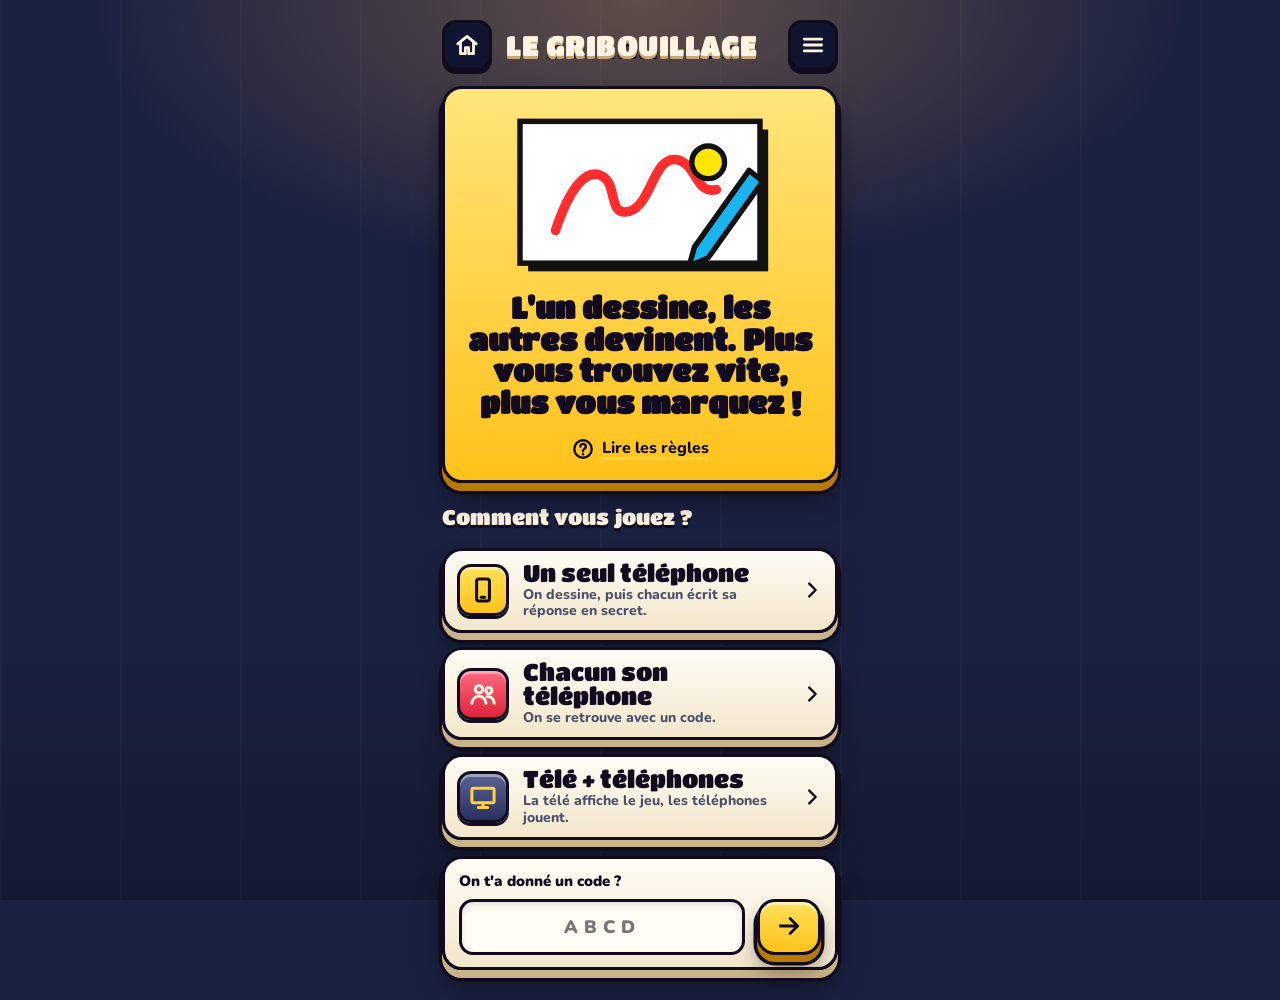
<file: gribouillage/index.html>
<!DOCTYPE html>
<html lang="fr">
<head>
<meta charset="utf-8">
<meta name="viewport" content="width=device-width, initial-scale=1">
<title>Le Gribouillage</title>
<meta name="description" content="L'un dessine, les autres devinent. Plus vous trouvez vite, plus vous marquez.">
<meta name="theme-color" content="#1A2140">
<link rel="icon" href="data:image/svg+xml,%3Csvg xmlns='http://www.w3.org/2000/svg' viewBox='0 0 64 64'%3E%3Crect x='6' y='10' width='52' height='40' fill='%23fff' stroke='%23111' stroke-width='4'/%3E%3Cpath d='M14 40c8-14 14 4 22-8s10 0 14-6' fill='none' stroke='%23FF2D2D' stroke-width='5' stroke-linecap='round'/%3E%3C/svg%3E">
<link rel="preload" href="../fonts/bangers.woff2" as="font" type="font/woff2" crossorigin>
<link rel="preload" href="../fonts/comic-neue-700.woff2" as="font" type="font/woff2" crossorigin>
<link rel="manifest" href="../manifest.webmanifest">
<link rel="apple-touch-icon" href="../icones/icone-180.png">
<link rel="stylesheet" href="../commun/commun.css?v=5">
<style>
.toile-boite{position:relative;background:#fff;border:4px solid var(--noir);box-shadow:6px 6px 0 var(--noir);line-height:0}
#toile{width:100%;aspect-ratio:4/3;display:block;touch-action:none;cursor:crosshair}
#toile.fige{cursor:default}
.toile-boite .voile{position:absolute;inset:0;display:flex;align-items:center;justify-content:center;padding:16px;text-align:center;line-height:1.2;font-family:var(--titre);font-size:26px;letter-spacing:1px;color:var(--noir);background:repeating-linear-gradient(45deg,rgba(255,230,0,.25) 0 14px,transparent 14px 28px)}
.motif{display:flex;align-items:center;justify-content:center;gap:10px;min-height:52px;padding:6px 12px;font-family:var(--titre);font-size:30px;letter-spacing:5px;line-height:1.1;text-align:center;overflow-wrap:anywhere}
.motif small{font-family:var(--texte);font-size:13px;letter-spacing:0}
body.tele .motif{font-size:52px;letter-spacing:10px}
.outils{display:flex;flex-direction:column;gap:10px}
.palette{display:grid;grid-template-columns:repeat(10,minmax(0,1fr));gap:5px}
.palette button{aspect-ratio:1;border:3px solid var(--noir);cursor:pointer;padding:0}
.palette button[aria-pressed="true"]{box-shadow:0 0 0 3px #fff,0 0 0 6px var(--noir);transform:scale(.9)}
.rang-outils{display:flex;gap:8px}
.rang-outils .btn{flex:1;min-height:46px;padding:4px 6px;font-size:15px}
.rang-outils .epais{flex:none;width:52px}
.rang-outils .epais span{display:block;border-radius:50%;background:var(--noir)}
.rang-outils .btn[aria-pressed="true"]{background:var(--jaune)}
.fil{display:flex;flex-direction:column;gap:4px;max-height:190px;overflow-y:auto;padding:8px 10px;font-size:15px;line-height:1.25}
body.tele .fil{max-height:none;flex:1;font-size:20px}
.fil p{margin:0}
.fil b{font-weight:700}
.fil .ok{color:#007A3D}
.fil .presque{color:#B35C00}
.fil .vide{color:#666}
.saisie-essai{display:flex;gap:10px}
.saisie-essai input{flex:1;min-width:0}
.saisie-essai .btn{flex:none;width:64px;padding:0}
.choix-mots{display:flex;flex-direction:column;gap:12px}
.choix-mots .btn{font-size:26px}
.trouve-local{display:flex;flex-wrap:wrap;gap:10px}
.trouve-local .btn{flex:1 1 40%;min-height:50px;font-size:18px}
.revele-mot{font-family:var(--titre);font-size:36px;letter-spacing:2px;text-align:center;line-height:1.1}
body.tele .revele-mot{font-size:60px}
.points-tour li{padding:5px 0;border-bottom:2px dashed rgba(0,0,0,.25)}
.points-tour li:last-child{border-bottom:0}
#local-noms{display:flex;flex-direction:column;gap:10px}
.nom-ligne{display:flex;gap:10px}
.nom-ligne input{flex:1}
.nom-ligne .btn{flex:none;width:50px}
.gens li.ok{background:#CFF5DD}
.gens li.dessine{background:var(--jaune)}
@media (prefers-reduced-motion:reduce){.motif{transition:none}}
/* télé : le dessin en grand, qui tient dans l'écran */
body.tele #s-jeu .grandecran{grid-template-columns:minmax(0,2fr) minmax(0,1fr)}
body.tele #s-jeu .plaques{display:none}
body.tele #s-jeu .motif{font-size:40px;letter-spacing:6px;min-height:0;padding:4px 12px}
body.tele .toile-boite{width:fit-content;max-width:100%;margin:0 auto}
body.tele #toile{width:auto;height:calc(100vh - 290px);min-height:300px;max-width:100%}
body.tele #role{display:none}
</style>
<link rel="stylesheet" href="../commun/theme.css?v=2">
</head>
<body>
<div id="app">

  <!-- Réglages : déplacés dans le salon ou dans l'écran local -->
  <div id="reglages-jeu" style="display:flex;flex-direction:column;gap:16px">
    <h3 class="intertitre">Réglages</h3>
    <div><label id="l-tours">Combien de fois chacun dessine</label><div class="jetons" role="radiogroup" aria-labelledby="l-tours" id="tours"></div></div>
    <div><label id="l-temps">Temps pour dessiner</label><div class="jetons" role="radiogroup" aria-labelledby="l-temps" id="temps"></div></div>
  </div>

  <!-- LOCAL : les joueurs -->
  <section class="screen" id="s-local">
    <h2>Un seul téléphone</h2>
    <div class="case" style="display:flex;flex-direction:column;gap:10px">
      <label style="margin:0">Les joueurs (2 à 8)</label>
      <div id="local-noms"></div>
      <button class="btn plat" id="ajout-joueur" type="button"><svg class="ico" aria-hidden="true"><use href="#i-plus"/></svg>Ajouter un joueur</button>
    </div>
    <div id="place-local"></div>
    <p class="bandeau alerte" id="err-local" role="alert" style="display:none"></p>
    <div class="barre-bas">
      <button class="btn" id="lancer-local" type="button"><svg class="ico" aria-hidden="true"><use href="#i-suite"/></svg>LANCER LA PARTIE</button>
    </div>
  </section>

  <!-- LOCAL : passer l'appareil -->
  <section class="screen" id="s-passe">
    <h2 id="passe-titre"></h2>
    <div class="case"><p id="passe-texte"></p></div>
    <div class="bas"><button class="btn" id="passe-ok" type="button"></button></div>
  </section>

  <!-- PARTIE -->
  <section class="screen" id="s-jeu">
    <div class="plaques">
      <div class="case jaune"><small id="lbl-score">Ton score</small><b id="score">0</b></div>
      <div class="case"><small>Tour</small><b id="num"></b></div>
    </div>
    <p class="bandeau alerte" id="deco" role="alert" style="display:none"></p>
    <div class="grandecran">
      <div style="display:flex;flex-direction:column;gap:14px">
        <p class="bandeau" id="role" aria-live="polite"></p>
        <div class="case motif" id="motif" aria-live="polite"></div>
        <button class="btn plat" id="voir-mot" type="button" style="display:none"><svg class="ico" aria-hidden="true"><use href="#i-oeil"/></svg><span>MAINTIENS POUR VOIR TON MOT</span></button>
        <div id="chrono"></div>
        <div class="choix-mots" id="bloc-choix" style="display:none"></div>
        <div class="toile-boite"><canvas id="toile" width="800" height="600" aria-label="Le dessin"></canvas><div class="voile" id="voile" style="display:none"></div></div>
        <div class="outils" id="outils" style="display:none">
          <div class="palette" id="palette" role="radiogroup" aria-label="Couleur"></div>
          <div class="rang-outils">
            <button class="btn plat epais" type="button" data-e="0" aria-label="Trait fin"><span style="width:6px;height:6px"></span></button>
            <button class="btn plat epais" type="button" data-e="1" aria-label="Trait moyen"><span style="width:12px;height:12px"></span></button>
            <button class="btn plat epais" type="button" data-e="2" aria-label="Trait épais"><span style="width:22px;height:22px"></span></button>
            <button class="btn plat" id="annuler" type="button"><svg class="ico" aria-hidden="true" viewBox="0 0 24 24"><path d="M9 14 4 9l5-5"/><path d="M4 9h10.5a5.5 5.5 0 0 1 0 11H11"/></svg>Annuler</button>
            <button class="btn plat" id="effacer" type="button"><svg class="ico" aria-hidden="true" viewBox="0 0 24 24"><path d="M4 7h16M10 11v6M14 11v6M6 7l1 13h10l1-13M9 7V4h6v3"/></svg>Tout</button>
          </div>
        </div>
        <div id="bloc-trouve-local" style="display:none;flex-direction:column;gap:10px">
          <button class="btn jaune" id="fini" type="button"><svg class="ico" aria-hidden="true"><use href="#i-suite"/></svg>J'AI FINI MON DESSIN</button>
        </div>
      </div>
      <div style="display:flex;flex-direction:column;gap:14px">
        <div class="saisie-essai" id="bloc-essai" style="display:none">
          <input type="text" id="essai" maxlength="40" autocomplete="off" autocapitalize="off" spellcheck="false" placeholder="Ta réponse" aria-label="Ta réponse">
          <button class="btn" id="envoyer-essai" type="button" aria-label="Envoyer"><svg class="ico" aria-hidden="true"><use href="#i-envoyer"/></svg></button>
        </div>
        <div class="case fil" id="fil" aria-live="polite" style="display:none"></div>
        <ul class="gens" id="gens-jeu" style="display:none"></ul>
        <div class="case jaune" id="bloc-revele" style="display:none;flex-direction:column;gap:8px">
          <div class="petit centre">C'était…</div>
          <div class="revele-mot" id="revele-mot"></div>
          <ul class="liste points-tour" id="points-tour"></ul>
          <p class="petit centre" id="prochain"></p>
        </div>
        <div class="bas" style="margin-top:0">
          <button class="btn" id="suivante" type="button" style="display:none">TOUR SUIVANT</button>
          <button class="btn plat" id="arreter" type="button" style="display:none">Terminer la partie ici</button>
        </div>
      </div>
    </div>
  </section>

  <!-- FIN -->
  <section class="screen" id="s-fin">
    <h2>Partie terminée !</h2>
    <div class="case jaune centre">
      <div class="petit" id="fin-lbl">TON SCORE</div>
      <div class="grand" id="fin-score"></div>
      <div class="petit" id="fin-detail"></div>
    </div>
    <p class="bandeau centre" id="fin-gagnant"></p>
    <div class="case"><ul class="liste" id="classement"></ul></div>
    <h2 id="titre-badges">Les moments forts</h2>
    <div class="badges" id="badges"></div>
    <div class="bas">
      <button class="btn" id="rejouer" type="button"><svg class="ico" aria-hidden="true"><use href="#i-rejouer"/></svg>REJOUER</button>
      <button class="btn plat" id="changer" type="button"><svg class="ico" aria-hidden="true"><use href="#i-reglages"/></svg>Changer les réglages</button>
    </div>
  </section>
</div>

<script src="../commun/avatars.js?v=4"></script>
<script src="../commun/ambiance.js?v=2"></script>
<script src="../commun/commun.js?v=7"></script>
<script>
"use strict";
/* ---------- Mots à dessiner ---------- */
const MOTS = ["chat", "chien", "lapin", "cheval", "vache", "cochon", "mouton", "poule", "canard", "poisson", "requin", "baleine", "dauphin", "pieuvre", "méduse", "crabe", "tortue", "serpent", "grenouille", "escargot", "papillon", "abeille", "araignée", "fourmi", "coccinelle", "souris", "éléphant", "girafe", "lion", "tigre", "singe", "zèbre", "kangourou", "panda", "koala", "ours", "pingouin", "hibou", "aigle", "perroquet", "flamant rose", "crocodile", "dinosaure", "licorne", "dragon", "chameau", "hérisson", "renard", "loup", "écureuil", "chauve-souris", "hippopotame", "rhinocéros", "pomme", "banane", "poire", "cerise", "fraise", "ananas", "pastèque", "citron", "raisin", "carotte", "tomate", "champignon", "brocoli", "maïs", "pizza", "hamburger", "frites", "hot-dog", "sandwich", "croissant", "baguette", "fromage", "gâteau", "donut", "glace", "bonbon", "sucette", "chocolat", "crêpe", "œuf", "saucisse", "spaghettis", "sushi", "popcorn", "biberon", "café", "thé", "soupe", "salade", "maison", "château", "tour", "église", "pont", "phare", "igloo", "tente", "cabane", "usine", "hôpital", "école", "magasin", "piscine", "plage", "montagne", "volcan", "île", "désert", "forêt", "cascade", "rivière", "grotte", "pyramide", "gratte-ciel", "moulin", "ferme", "cirque", "stade", "voiture", "camion", "moto", "vélo", "trottinette", "bus", "train", "avion", "hélicoptère", "fusée", "bateau", "sous-marin", "voilier", "tracteur", "ambulance", "taxi", "skateboard", "montgolfière", "parachute", "ascenseur", "soleil", "lune", "étoile", "nuage", "pluie", "neige", "arc-en-ciel", "éclair", "tornade", "vague", "feu", "fumée", "arbre", "fleur", "cactus", "palmier", "sapin", "feuille", "rose", "tournesol", "herbe", "chaise", "table", "lit", "canapé", "lampe", "horloge", "réveil", "télévision", "ordinateur", "téléphone", "clavier", "robot", "appareil photo", "guitare", "piano", "batterie", "violon", "trompette", "micro", "casque", "lunettes", "chapeau", "couronne", "casquette", "écharpe", "gant", "chaussure", "botte", "chaussette", "pantalon", "robe", "cravate", "parapluie", "valise", "sac à dos", "clé", "cadenas", "ciseaux", "crayon", "gomme", "règle", "livre", "cahier", "enveloppe", "cadeau", "ballon", "bougie", "loupe", "marteau", "tournevis", "échelle", "seau", "balai", "aspirateur", "brosse à dents", "dentifrice", "savon", "miroir", "baignoire", "toilettes", "fourchette", "cuillère", "couteau", "assiette", "verre", "bouteille", "tasse", "casserole", "poêle", "frigo", "four", "micro-ondes", "grille-pain", "ballon de foot", "panier de basket", "raquette", "but", "médaille", "trophée", "haltère", "trampoline", "toboggan", "balançoire", "château de sable", "bonhomme de neige", "cerf-volant", "dé", "carte à jouer", "puzzle", "échecs", "manette", "console", "pirate", "sorcière", "fantôme", "vampire", "zombie", "extraterrestre", "astronaute", "chevalier", "princesse", "roi", "clown", "cow-boy", "ninja", "super-héros", "sirène", "pompier", "policier", "cuisinier", "docteur", "facteur", "peintre", "jardinier", "plongeur", "dormir", "courir", "nager", "danser", "sauter", "pleurer", "rire", "éternuer", "applaudir", "pêcher", "skier", "surfer", "grimper", "cuisiner", "peindre", "chanter", "squelette", "cœur", "œil", "main", "pied", "nez", "bouche", "dent", "oreille", "moustache", "barbe", "cerveau", "trésor", "bombe", "aimant", "pansement", "seringue", "cible", "boussole", "carte au trésor", "ancre", "drapeau", "tambour", "cloche", "sablier", "boule de cristal", "baguette magique", "lampe magique"];
const COUL_DESSIN = ["#111111", "#FFFFFF", "#FF2D2D", "#FF8A00", "#FFE600", "#00C46A", "#19B5F0", "#9B5CFF", "#FF4FB0", "#8B5A2B"];
const EPAIS = [5, 12, 26];
const TOURS = [1, 2, 3], TEMPS = [60, 80, 100];
$("tours").innerHTML = TOURS.map(n => `<label class="jeton"><input type="radio" name="tours" value="${n}" ${n === 1 ? "checked" : ""}><span>${n}</span></label>`).join("");
$("temps").innerHTML = TEMPS.map(n => `<label class="jeton"><input type="radio" name="temps" value="${n}" ${n === 80 ? "checked" : ""}><span>${n} s</span></label>`).join("");
const toursChoisis = () => +document.querySelector("#tours input:checked").value;
const tempsChoisi = () => +document.querySelector("#temps input:checked").value;
$("tours").onchange = $("temps").onchange = () => Lobby.envoyerReglages();

/* ---------- État ---------- */
const P = { mode: "local", joueurs: [], scores: {}, pid: 0, n: 0, total: 0, temps: 80, dess: null, choix: [], k: -1, mot: "", motif: "", revelees: [], traits: [], trouves: {}, temps_trouve: {}, fil: [], phase: "", journal: [], debut: 0 };
const enLigne = () => P.mode === "ligne";
const chef = () => !enLigne() || Salon.autorite();
const jeJoue = () => !enLigne() || P.joueurs.some(j => j.id === Salon.id);
const jeDessine = () => !enLigne() || P.dess === Salon.id;
let COULS = {};
const couleurDe = id => COULS[id] || "#fff";
const avDe = id => { const j = P.joueurs.find(x => x.id === id), c = Avatar.COUL.indexOf(couleurDe(id)); return Avatar.avec(j && j.av, couleurDe(id)); };
const nomDe = id => (P.joueurs.find(j => j.id === id) || { nom: "?" }).nom;
const devineurs = () => P.joueurs.map(j => j.id).filter(id => id !== P.dess && (!enLigne() || Salon.present(id)));

/* ---------- Mots : comparaison souple et lettres dévoilées ---------- */
const simplifier = t => normaliser(t).replace(/^(le|la|les|un|une|des|l|du) /, "").replace(/ /g, "").replace(/(s|x)$/, "");
function distance(a, b) { // nombre de lettres à changer pour passer de a à b
  const d = Array.from({ length: a.length + 1 }, (_, i) => [i]);
  for (let j = 1; j <= b.length; j++) d[0][j] = j;
  for (let i = 1; i <= a.length; i++) for (let j = 1; j <= b.length; j++) d[i][j] = Math.min(d[i - 1][j] + 1, d[i][j - 1] + 1, d[i - 1][j - 1] + (a[i - 1] === b[j - 1] ? 0 : 1));
  return d[a.length][b.length];
}
const estBon = (essai, mot) => simplifier(essai) === simplifier(mot) && simplifier(mot) !== "";
const estPresque = (essai, mot) => { const a = simplifier(essai), b = simplifier(mot); return b.length >= 4 && Math.abs(a.length - b.length) <= 2 && distance(a, b) <= (b.length >= 8 ? 2 : 1); };
const lettre = c => /[a-zà-ÿœæ]/i.test(c);
function motifDe(mot, revelees) {
  return [...mot].map((c, i) => c === " " ? "  " : !lettre(c) ? c : revelees.includes(i) ? c.toUpperCase() : "_").join(" ");
}
function majMotif() {
  const el = $("motif");
  if (P.phase === "choix") { el.innerHTML = jeDessine() && (enLigne() || P.vuChoix) ? "<small>Choisis ton mot</small>" : "<small>" + echapper(nomDe(P.dess)) + " choisit un mot…</small>"; return; }
  if (enLigne() && jeDessine() && P.mot) { el.innerHTML = "<small>Ton mot :</small> " + echapper(P.mot.toUpperCase()); return; }
  el.textContent = P.motif || "";
}
// Mots déjà tombés : gardés sur l'appareil pour ne pas les revoir d'une partie à l'autre.
const Vus = {
  lire() { try { return new Set(JSON.parse(localStorage.getItem("grib-vus") || "[]")); } catch (e) { return new Set(); } },
  ajouter(mots) { const v = [...this.lire()].filter(x => !mots.includes(x)).concat(mots); try { localStorage.setItem("grib-vus", JSON.stringify(v.slice(-240))); } catch (e) {} },
  tirer(n) {
    const vus = this.lire(); let libres = MOTS.filter(m => !vus.has(m));
    if (libres.length < n) { try { localStorage.removeItem("grib-vus"); } catch (e) {} libres = MOTS.slice(); }
    const t = melange(libres).slice(0, n); this.ajouter(t); return t;
  }
};

/* ---------- Mise en route ---------- */
Lobby.monter({
  jeu: "gribouillage", titre: "LE GRIBOUILLAGE", min: 2, max: 8,
  texteLocal: "On dessine, puis chacun écrit sa réponse en secret.",
  couverture: `<svg viewBox="0 0 220 130" aria-hidden="true" style="max-width:300px">
      <rect x="22" y="12" width="176" height="104" fill="#111" transform="translate(6 6)"/>
      <rect x="22" y="12" width="176" height="104" fill="#fff" stroke="#111" stroke-width="4"/>
      <path d="M48 92c10-30 22-46 34-40s4 30 20 26 18-40 34-38 14 26 30 22" fill="none" stroke="#FF2D2D" stroke-width="7" stroke-linecap="round" stroke-linejoin="round"/>
      <circle cx="160" cy="42" r="12" fill="#FFE600" stroke="#111" stroke-width="4"/>
      <path d="M150 104l40-56 10 8-40 56-14 6z" fill="#19B5F0" stroke="#111" stroke-width="4" stroke-linejoin="round"/>
    </svg>
    <p class="accroche">L'un dessine, les autres devinent. Plus vous trouvez vite, plus vous marquez !</p>`,
  regles: `<ol>
      <li>À chaque tour, un joueur choisit un mot parmi trois et le dessine. Interdit d'écrire des lettres ou des chiffres !</li>
      <li>Les autres devinent le plus vite possible. Des lettres du mot apparaissent au fil du temps pour aider.</li>
      <li>Points : celui qui trouve marque de 1 à 5 points selon sa rapidité (+1 pour le premier). Le dessinateur marque 1 point par joueur qui a trouvé (+1 si au moins un a trouvé).</li>
    </ol>
    <h4>Sur un appareil</h4><p class="petit">Le dessinateur dessine pendant que les autres regardent. Ensuite, le téléphone passe de main en main : chacun écrit sa réponse en secret. Bonne réponse : 3 points, presque juste : 1 point.</p>
    <h4>En ligne ou en salon</h4><p class="petit">Le dessin s'affiche en direct chez tout le monde, chacun tape ses réponses. En salon, la télé montre le dessin en grand.</p>`,
  ecransJeu: ["jeu", "passe", "fin"],
  ordre: ["g-tour", "g-debut", "g-lettres", "g-fin-tour", "g-fin"],
  remise: ["g-tour"],
  resume: () => (Salon.role === "ecran" ? "L'écran du salon" : Salon.nom) + " prépare une partie : chacun dessine " + toursChoisis() + " fois, " + tempsChoisi() + " s par dessin.",
  enPartie: () => !!P.phase && P.phase !== "spectateur",
  surLocal: () => { P.mode = "local"; $("place-local").append($("reglages-jeu")); if (!$("local-noms").children.length) { ajouterNom(pseudo.lire()); ajouterNom(""); } alerte("err-local"); ecran("local"); },
  surLancer: () => { P.mode = "ligne"; P.joueurs = Salon.joueurs().map(g => ({ id: g.cle, nom: g.nom, av: g.av })); nouvellePartie(); },
  surMessage: m => recevoir(m),
  // Reprise après un rechargement de la page (pour celui qui a créé le salon)
  etat: () => ({ P: JSON.parse(JSON.stringify(P)), reste: Chrono.fin ? Math.max(0, Chrono.fin - Date.now()) / 1000 : 0 }),
  restaurer: e => { Object.assign(P, e.P); P.mode = "ligne"; },
  reprendre: e => {
    const d = Salon.dernier, t = d["g-tour"], ph = e.P.phase;
    COULS = Avatar.couleurs(P.joueurs);
    if (ph === "fin" || !t) { if (ph === "fin") finir(); else Lobby.ouvrirSalon(); return; }
    const garde = { traits: e.P.traits, trouves: e.P.trouves, temps_trouve: e.P.temps_trouve, fil: e.P.fil, revelees: e.P.revelees, journal: (e.P.journal || []).slice(0, t.n) };
    debutTour(t); P.journal = garde.journal;
    if (ph === "revele" && d["g-fin-tour"]) { P.traits = garde.traits; redessiner(); afficherFinTour(d["g-fin-tour"]); return; }
    if (ph === "dessin" && d["g-debut"]) {
      debutDessin(Object.assign({}, d["g-debut"], { reste: e.reste || 5 }));
      Object.assign(P, { traits: garde.traits, trouves: garde.trouves, temps_trouve: garde.temps_trouve, fil: garde.fil, revelees: garde.revelees });
      P.motif = motifDe(P.mot, P.revelees); majMotif(); redessiner(); dessinerFil(); majStatut(); Salon.rattraper();
    }
  },
  surRattrapage: () => { if (P.phase === "dessin") Salon.envoyer({ t: "g-etat", pid: P.pid, n: P.n, traits: P.traits, trouves: P.trouves, fil: P.fil.slice(-30), reste: Math.max(0, Chrono.fin - Date.now()) / 1000 }); },
  surGens: (nouveaux, partis) => surGens(nouveaux, partis),
  surArret: () => { Chrono.arreter(); clearTimeout(minuSuite); P.phase = ""; P.mode = "local"; },
  surRetourSalon: () => { Chrono.arreter(); clearTimeout(minuSuite); P.phase = ""; }
});
Chrono.monter($("chrono"));
const ouvrirSalonOrig = Lobby.ouvrirSalon.bind(Lobby);
Lobby.ouvrirSalon = t => { $("place-reglages").append($("reglages-jeu")); P.mode = "ligne"; ouvrirSalonOrig(t); };

/* ---------- Local : liste des joueurs ---------- */
function ajouterNom(nom) {
  if ($("local-noms").children.length >= 8) return;
  const d = document.createElement("div"), i = document.createElement("input"), b = document.createElement("button");
  const n = $("local-noms").children.length + 1;
  d.className = "nom-ligne"; i.type = "text"; i.maxLength = 14; i.placeholder = "Joueur " + n; i.value = nom || ""; i.setAttribute("aria-label", "Joueur " + n);
  b.className = "btn plat"; b.type = "button"; b.innerHTML = ico("quitter"); b.setAttribute("aria-label", "Retirer ce joueur");
  b.onclick = () => { if ($("local-noms").children.length > 2) d.remove(); };
  d.append(i, b); $("local-noms").append(d);
}
$("ajout-joueur").onclick = () => { sons.clic(); ajouterNom(""); const l = $("local-noms").lastChild; if (l) l.querySelector("input").focus(); };
$("lancer-local").onclick = () => {
  const noms = [...$("local-noms").querySelectorAll("input")].map((i, k) => i.value.trim() || "Joueur " + (k + 1));
  if (noms.length < 2) { alerte("err-local", "Il faut au moins 2 joueurs."); return; }
  if (new Set(noms.map(n => n.toLowerCase())).size < noms.length) { alerte("err-local", "Deux joueurs ont le même nom."); return; }
  alerte("err-local"); P.mode = "local"; P.joueurs = noms.map((nom, k) => ({ id: "j" + k, nom, av: Avatar.auto(k) }));
  nouvellePartie();
};

/* ---------- Déroulé ---------- */
let minuSuite = null, minuChoix = null, minuIndices = [];
function nouvellePartie() {
  P.temps = tempsChoisi(); P.pid++; P.n = 0; P.scores = {}; P.journal = [];
  P.joueurs.forEach(j => { P.scores[j.id] = 0; });
  P.total = toursChoisis() * P.joueurs.length;
  sons.clic(); preparerTour();
}
// Celui qui tient la partie (l'appareil en local, le créateur du salon en ligne) lance chaque tour.
function preparerTour() {
  clearTimeout(minuSuite);
  let dess = P.joueurs[P.n % P.joueurs.length].id, essais = 0;
  while (enLigne() && !Salon.present(dess) && essais++ < P.joueurs.length) { P.n++; if (P.n >= P.total) { terminer(); return; } dess = P.joueurs[P.n % P.joueurs.length].id; }
  const m = { t: "g-tour", pid: P.pid, n: P.n, total: P.total, dess, choix: Vus.tirer(3), joueurs: P.joueurs, scores: P.scores, temps: P.temps };
  if (enLigne()) Salon.envoyer(m, true);
  debutTour(m);
}
function debutTour(m) {
  if (m.n === 0 || m.pid !== P.pid) P.journal = [];
  Object.assign(P, { pid: m.pid, n: m.n, total: m.total, dess: m.dess, choix: m.choix, joueurs: m.joueurs, scores: Object.assign({}, m.scores), temps: m.temps || 80, k: -1, mot: "", motif: "", revelees: [], traits: [], trouves: {}, temps_trouve: {}, fil: [], phase: "choix", vuChoix: false });
  COULS = Avatar.couleurs(P.joueurs);
  Chrono.arreter(); clearTimeout(minuSuite); clearTimeout(minuChoix); minuIndices.forEach(clearTimeout); minuIndices = [];
  enTete(); redessiner(); alerte("deco");
  montrer([]); ["bloc-revele", "suivante", "arreter", "bloc-essai", "bloc-trouve-local", "voir-mot", "bloc-choix"].forEach(i => { $(i).style.display = "none"; });
  $("toile").classList.add("fige"); $("prochain").textContent = "";
  $("fil").style.display = enLigne() ? "" : "none"; dessinerFil(); majStatut();
  if (!enLigne()) {
    passe(nomDe(P.dess) + ", à toi de dessiner !", "Les autres ne regardent pas l'écran pendant que tu choisis ton mot.", "JE SUIS " + nomDe(P.dess).toUpperCase(), () => { P.vuChoix = true; afficherChoix(); ecran("jeu"); });
    return;
  }
  if (jeDessine()) {
    afficherChoix();
    minuChoix = setTimeout(() => { if (P.phase === "choix" && jeDessine()) choisirMot(Math.floor(Math.random() * 3)); }, 20000);
  } else { role(nomDe(P.dess) + " choisit un mot…"); voile(nomDe(P.dess) + " choisit un mot…"); }
  majMotif(); ecran("jeu");
}
function passe(titre, texte, bouton, suite) {
  $("passe-titre").textContent = titre; $("passe-texte").textContent = texte; $("passe-ok").textContent = bouton;
  $("passe-ok").onclick = () => { sons.clic(); suite(); };
  ecran("passe");
}
function afficherChoix() {
  role("Choisis le mot que tu vas dessiner :"); voile("");
  $("bloc-choix").innerHTML = P.choix.map((w, i) => `<button class="btn ${i === 1 ? "jaune" : i === 2 ? "plat" : ""}" type="button" data-k="${i}">${echapper(w.toUpperCase())}</button>`).join("");
  $("bloc-choix").querySelectorAll("[data-k]").forEach(b => b.onclick = () => choisirMot(+b.dataset.k));
  $("bloc-choix").style.display = "flex"; majMotif();
}
function choisirMot(k) {
  if (P.phase !== "choix") return;
  sons.clic(); clearTimeout(minuChoix); $("bloc-choix").style.display = "none";
  if (chef()) commencerDessin(k);
  else { P.mot = P.choix[k]; P.k = k; role("C'est parti…"); Salon.envoyer({ t: "g-mot", pid: P.pid, n: P.n, k }, true); }
}
function commencerDessin(k) {
  const m = { t: "g-debut", pid: P.pid, n: P.n, k, motif: motifDe(P.choix[k], []), temps: P.temps };
  if (enLigne()) Salon.envoyer(m, true);
  debutDessin(m);
}
function debutDessin(m) {
  P.phase = "dessin"; P.k = m.k; P.mot = P.choix[m.k] || ""; P.motif = m.motif; P.revelees = P.revelees || [];
  const reste = typeof m.reste === "number" ? m.reste : m.temps || P.temps;
  P.debut = Date.now() - (P.temps - reste) * 1000;
  voile(""); $("bloc-choix").style.display = "none"; majMotif(); majStatut();
  const moiDessine = jeDessine();
  montrer(moiDessine ? ["outils"] : []);
  $("toile").classList.toggle("fige", !moiDessine);
  $("voir-mot").style.display = !enLigne() ? "" : "none";
  $("bloc-trouve-local").style.display = !enLigne() ? "flex" : "none";
  $("bloc-essai").style.display = enLigne() && jeJoue() && !moiDessine && !(Salon.id in P.trouves) ? "" : "none";
  if (!enLigne()) role(nomDe(P.dess) + " dessine. Les autres regardent… et écriront leur réponse juste après !");
  else role(moiDessine ? "Dessine ton mot ! Pas de lettres ni de chiffres." : Salon.role === "ecran" ? "Devinez sur vos téléphones !" : jeJoue() ? "Devine le dessin de " + nomDe(P.dess) + " !" : "Tu regardes la partie.");
  Chrono.lancer(reste, () => {
    if (P.phase !== "dessin") return;
    if (!enLigne()) { finDessinLocal(); return; }
    if (chef()) finTour();
  });
  // lettres dévoilées petit à petit (à la moitié, puis aux trois quarts du temps)
  if (enLigne() && chef()) {
    const pid = P.pid, n = P.n, ecoule = P.temps - reste;
    [0.5, 0.75].forEach((f, i) => minuIndices.push(setTimeout(() => { if (P.phase === "dessin" && P.pid === pid && P.n === n) devoilerLettre(i + 1); }, Math.max(0, (P.temps * f - ecoule) * 1000))));
  }
  ecran("jeu");
}
function devoilerLettre(combien) {
  const pos = [...P.mot].map((c, i) => lettre(c) ? i : -1).filter(i => i >= 0 && !P.revelees.includes(i));
  const nb = Math.min(combien - P.revelees.length, pos.length - 1); // on ne dévoile jamais tout
  for (let x = 0; x < nb; x++) P.revelees.push(pos.splice(Math.floor(Math.random() * pos.length), 1)[0]);
  if (nb <= 0) return;
  const m = { t: "g-lettres", pid: P.pid, n: P.n, motif: motifDe(P.mot, P.revelees) };
  Salon.envoyer(m, true); P.motif = m.motif; majMotif(); sons.tic(1);
}
// Local : le dessin est fini, le téléphone passe à chaque devineur qui écrit sa réponse en secret.
$("fini").onclick = () => { sons.clic(); finDessinLocal(); };
function finDessinLocal() {
  if (P.phase !== "dessin" || enLigne()) return;
  Chrono.arreter(); trait = null;
  P.phase = "reponses"; P.reponses = {}; P.file = P.joueurs.map(j => j.id).filter(id => id !== P.dess);
  demanderReponse();
}
function demanderReponse() {
  const id = P.file[0];
  if (!id) { resultatsLocal(); return; }
  passe(nomDe(id) + ", à toi de deviner !", "Regarde bien le dessin et écris ta réponse en secret. Les autres ne regardent pas !", "JE SUIS " + nomDe(id).toUpperCase(), () => {
    ecran("jeu"); montrer([]); $("bloc-trouve-local").style.display = "none"; $("voir-mot").style.display = "none";
    $("toile").classList.add("fige"); $("bloc-essai").style.display = ""; $("essai").value = "";
    role("Écris ta réponse, " + nomDe(id) + " (laisse vide si tu ne sais pas)"); majMotif();
    setTimeout(() => $("essai").focus(), 50);
  });
}
function reponseLocale(t) {
  const id = P.file.shift(); if (!id) return;
  P.reponses[id] = t; $("bloc-essai").style.display = "none"; sons.clic();
  demanderReponse();
}
function resultatsLocal() {
  const pts = {}, trouves = {}, rep = {};
  Object.keys(P.reponses).forEach(id => {
    const t = P.reponses[id], bon = !!t && estBon(t, P.mot), presque = !bon && !!t && estPresque(t, P.mot);
    rep[id] = { texte: t, bon, presque };
    if (bon) { pts[id] = 3; trouves[id] = 3; } else if (presque) pts[id] = 1;
  });
  const nb = Object.keys(trouves).length; if (nb) pts[P.dess] = nb + 1;
  Object.keys(pts).forEach(k => { P.scores[k] = (P.scores[k] || 0) + pts[k]; });
  P.trouves = trouves;
  afficherFinTour({ t: "g-fin-tour", pid: P.pid, n: P.n, mot: P.mot, pts, scores: P.scores, trouves, reponses: rep });
}
// En ligne : fin du tour (temps écoulé, tout le monde a trouvé, ou le dessinateur est parti).
function finTour() {
  if (P.phase !== "dessin" && P.phase !== "choix") return;
  const nb = Object.keys(P.trouves).length, pts = Object.assign({}, P.trouves);
  if (nb) pts[P.dess] = Math.min(8, nb + 1);
  const scores = Object.assign({}, P.scores);
  Object.keys(pts).forEach(k => { scores[k] = (scores[k] || 0) + pts[k]; });
  const m = { t: "g-fin-tour", pid: P.pid, n: P.n, mot: P.mot || P.choix[0], pts, scores, trouves: P.trouves, temps_trouve: P.temps_trouve };
  Salon.envoyer(m, true); afficherFinTour(m);
}
function afficherFinTour(m) {
  P.phase = "revele"; Chrono.arreter(); minuIndices.forEach(clearTimeout); clearTimeout(minuChoix);
  P.scores = Object.assign({}, m.scores); P.mot = m.mot;
  P.journal = (P.journal || []).concat([{ dess: P.dess, mot: m.mot, trouves: m.trouves || {}, temps: m.temps_trouve || {} }]);
  montrer([]); $("bloc-essai").style.display = "none"; $("bloc-trouve-local").style.display = "none"; $("voir-mot").style.display = "none"; $("bloc-choix").style.display = "none";
  $("toile").classList.add("fige"); voile("");
  P.motif = m.mot.toUpperCase(); $("motif").textContent = P.motif;
  $("revele-mot").textContent = m.mot.toUpperCase(); rejouerAnim($("revele-mot"), "pop");
  const ul = $("points-tour"); ul.textContent = "";
  const ids = m.reponses ? P.joueurs.map(j => j.id).filter(id => id !== P.dess).concat(m.pts[P.dess] ? [P.dess] : []).sort((a, b) => (a === P.dess) - (b === P.dess) || (m.pts[b] || 0) - (m.pts[a] || 0))
    : Object.keys(m.pts || {}).sort((a, b) => (a === P.dess) - (b === P.dess) || m.pts[b] - m.pts[a]);
  if (!ids.length) { const li = document.createElement("li"); li.textContent = "Personne n'a trouvé…"; ul.append(li); }
  ids.forEach(id => {
    const li = document.createElement("li"), t = document.createElement("span"), b = document.createElement("b");
    t.insertAdjacentHTML("beforeend", Avatar.svg(avDe(id), 22, ' style="vertical-align:-6px;margin-right:6px"'));
    const r = m.reponses && m.reponses[id];
    t.append(document.createTextNode(nomDe(id) + (id === P.dess ? " (dessin)" : r ? " : « " + (r.texte || "…") + " »" + (r.bon ? " ✓" : r.presque ? " (presque !)" : " ✗") : m.temps_trouve && m.temps_trouve[id] !== undefined ? " · " + m.temps_trouve[id] + " s" : "")));
    b.textContent = m.pts[id] ? "+" + m.pts[id] : "0"; li.append(t, b); ul.append(li);
  });
  $("bloc-revele").style.display = "flex";
  const moi = enLigne() ? Salon.id : null;
  if (Object.keys(m.trouves || m.pts || {}).length) sons.bon(); else sons.rate();
  enTete(); majStatut();
  const derniere = P.n + 1 >= P.total;
  role(derniere ? "Dernier dessin terminé !" : "Fin du tour !");
  if (!enLigne()) {
    $("suivante").textContent = derniere ? "VOIR LE CLASSEMENT" : "TOUR SUIVANT"; $("suivante").style.display = "";
    $("arreter").style.display = derniere ? "none" : ""; $("prochain").textContent = "";
  } else if (chef()) { // en ligne, le tour suivant arrive tout seul
    let s = 6; const pid = P.pid, n = P.n;
    const tic = () => { if (P.phase !== "revele" || P.pid !== pid || P.n !== n) return; $("prochain").textContent = (derniere ? "Classement" : "Tour suivant") + " dans " + s + " s"; if (s-- <= 0) avancer(); else minuSuite = setTimeout(tic, 1000); };
    tic(); $("arreter").style.display = derniere ? "none" : "";
  } else $("prochain").textContent = derniere ? "Le classement arrive…" : "Le tour suivant arrive…";
  ecran("jeu");
}
function avancer() { clearTimeout(minuSuite); if (P.n + 1 >= P.total) terminer(); else { P.n++; preparerTour(); } }
$("suivante").onclick = () => { sons.clic(); avancer(); };
$("arreter").onclick = () => { sons.clic(); clearTimeout(minuSuite); terminer(); };
function terminer() { if (enLigne()) Salon.envoyer({ t: "g-fin", pid: P.pid, scores: P.scores, journal: P.journal }, true); finir(); }

/* ---------- Affichage ---------- */
const BLOCS = ["outils"];
function montrer(ids) { BLOCS.forEach(i => { $(i).style.display = ids.includes(i) ? "flex" : "none"; }); }
function role(t) { $("role").textContent = t; }
function voile(t) { $("voile").textContent = t; $("voile").style.display = t ? "" : "none"; }
function enTete() {
  const moi = enLigne() && jeJoue() ? Salon.id : null;
  $("lbl-score").textContent = moi ? "Ton score" : "Meilleur score";
  $("score").textContent = moi ? (P.scores[moi] || 0) : Math.max(0, ...Object.values(P.scores));
  $("num").textContent = (P.n + 1) + " / " + P.total;
}
function majStatut() {
  const ul = $("gens-jeu");
  ul.style.display = P.joueurs.length ? "" : "none";
  dessinerGens(ul, P.joueurs.map(j => ({ cle: j.id, nom: j.nom })), {
    avatar: g => avDe(g.cle),
    etiquette: g => (enLigne() && !Salon.present(g.cle) ? "Déconnecté" : g.cle === P.dess ? "Dessine" : g.cle in P.trouves ? "A trouvé" : P.phase === "dessin" ? "Cherche…" : "Joueur") + (enLigne() && g.cle === Salon.id ? " · toi" : ""),
    classe: g => g.cle === P.dess ? "dessine" : g.cle in P.trouves ? "ok" : "",
    score: g => P.scores[g.cle] || 0
  });
}
function dessinerFil() {
  const f = $("fil"); f.textContent = "";
  if (!P.fil.length) { const p = document.createElement("p"); p.className = "vide"; p.textContent = P.phase === "dessin" ? "Les réponses apparaissent ici." : ""; f.append(p); return; }
  P.fil.slice(-40).forEach(x => {
    const p = document.createElement("p"), b = document.createElement("b");
    b.textContent = nomDe(x.id);
    if (x.type === "ok") { p.className = "ok"; p.append(b, document.createTextNode(" a trouvé ! ✓")); }
    else if (x.type === "presque") { p.className = "presque"; p.textContent = "« " + x.texte + " » : presque !"; }
    else if (x.type === "chaud") { p.className = "presque"; p.append(b, document.createTextNode(" brûle !")); }
    else p.append(b, document.createTextNode(" : " + x.texte));
    f.append(p);
  });
  f.scrollTop = f.scrollHeight;
}
function ajouterFil(x) { P.fil.push(x); if (P.fil.length > 60) P.fil.splice(0, P.fil.length - 60); dessinerFil(); }
// Local : le dessinateur maintient le bouton pour revoir son mot (les autres regardent l'écran).
(() => {
  const b = $("voir-mot"), txt = b.querySelector("span"), on = v => { txt.textContent = v ? P.mot.toUpperCase() : "MAINTIENS POUR VOIR TON MOT"; b.classList.toggle("jaune", v); };
  b.addEventListener("pointerdown", e => { e.preventDefault(); on(true); });
  ["pointerup", "pointercancel", "pointerleave"].forEach(t => b.addEventListener(t, () => on(false)));
  b.addEventListener("contextmenu", e => e.preventDefault());
})();

/* ---------- Dessin ---------- */
const toile = $("toile"), ctx = toile.getContext("2d");
let couleur = 0, epais = 1, trait = null, aEnvoyer = [], minuEnvoi = null;
$("palette").innerHTML = COUL_DESSIN.map((c, i) => `<button type="button" role="radio" data-c="${i}" aria-label="${i === 1 ? "Gomme (blanc)" : "Couleur " + (i + 1)}" aria-pressed="${i === 0}" style="background:${c}"></button>`).join("");
$("palette").querySelectorAll("[data-c]").forEach(b => b.onclick = () => { couleur = +b.dataset.c; $("palette").querySelectorAll("[data-c]").forEach(x => x.setAttribute("aria-pressed", x === b)); sons.clic(); });
document.querySelectorAll(".epais").forEach(b => { b.setAttribute("aria-pressed", +b.dataset.e === epais); b.onclick = () => { epais = +b.dataset.e; document.querySelectorAll(".epais").forEach(x => x.setAttribute("aria-pressed", x === b)); sons.clic(); }; });
function tracer(t, depuis) {
  const p = t.p; if (!p || p.length < 2) return;
  ctx.strokeStyle = ctx.fillStyle = COUL_DESSIN[t.c] || "#111"; ctx.lineWidth = EPAIS[t.w] || 12; ctx.lineCap = ctx.lineJoin = "round";
  if (p.length === 2) { ctx.beginPath(); ctx.arc(p[0], p[1], ctx.lineWidth / 2, 0, Math.PI * 2); ctx.fill(); return; }
  const i0 = Math.max(0, (depuis || 0) - 2);
  ctx.beginPath(); ctx.moveTo(p[i0], p[i0 + 1]);
  for (let i = i0 + 2; i < p.length; i += 2) ctx.lineTo(p[i], p[i + 1]);
  ctx.stroke();
}
function redessiner() { ctx.fillStyle = "#fff"; ctx.fillRect(0, 0, 800, 600); P.traits.forEach(t => t && tracer(t, 0)); }
const peutDessiner = () => P.phase === "dessin" && jeDessine();
function point(e) { const r = toile.getBoundingClientRect(); return [Math.round(Math.max(0, Math.min(800, (e.clientX - r.left) / r.width * 800))), Math.round(Math.max(0, Math.min(600, (e.clientY - r.top) / r.height * 600)))]; }
toile.addEventListener("pointerdown", e => {
  if (!peutDessiner()) return;
  e.preventDefault(); toile.setPointerCapture(e.pointerId);
  const [x, y] = point(e); trait = { c: couleur, w: epais, p: [x, y] }; P.traits.push(trait); tracer(trait, 0);
  aEnvoyer = [x, y]; envoyerTrait(true);
});
toile.addEventListener("pointermove", e => {
  if (!trait || !peutDessiner()) return;
  const [x, y] = point(e), p = trait.p, dx = x - p[p.length - 2], dy = y - p[p.length - 1];
  if (dx * dx + dy * dy < 9) return;
  p.push(x, y); aEnvoyer.push(x, y); tracer(trait, p.length - 2);
  if (!minuEnvoi) minuEnvoi = setTimeout(() => envoyerTrait(false), 130);
});
["pointerup", "pointercancel"].forEach(t => toile.addEventListener(t, () => { if (trait) { envoyerTrait(false); trait = null; } }));
function envoyerTrait(nouveau) {
  clearTimeout(minuEnvoi); minuEnvoi = null;
  if (!enLigne() || !trait) { aEnvoyer = []; return; }
  if (!aEnvoyer.length && !nouveau) return;
  Salon.envoyer({ t: "g-trait", pid: P.pid, n: P.n, i: P.traits.indexOf(trait), c: trait.c, w: trait.w, p: aEnvoyer });
  aEnvoyer = [];
}
function recevoirTrait(m) {
  if (!Array.isArray(m.p) || typeof m.i !== "number" || m.i < 0 || m.i > 5000) return;
  while (P.traits.length <= m.i) P.traits.push(null);
  let t = P.traits[m.i];
  if (!t) t = P.traits[m.i] = { c: m.c | 0, w: m.w | 0, p: [] };
  const avant = t.p.length; t.p.push(...m.p.slice(0, 400).map(v => +v || 0)); tracer(t, avant);
}
$("annuler").onclick = () => {
  if (!peutDessiner() || !P.traits.length) return;
  envoyerTrait(false); trait = null; P.traits.pop(); redessiner(); sons.clic();
  if (enLigne()) Salon.envoyer({ t: "g-annule", pid: P.pid, n: P.n, nb: P.traits.length });
};
$("effacer").onclick = () => {
  if (!peutDessiner() || !P.traits.length) return;
  envoyerTrait(false); trait = null; P.traits = []; redessiner(); sons.clic();
  if (enLigne()) Salon.envoyer({ t: "g-efface", pid: P.pid, n: P.n });
};

/* ---------- Deviner (en ligne) ---------- */
function envoyerEssai() {
  const t = $("essai").value.trim().slice(0, 40);
  if (!enLigne()) { if (P.phase === "reponses") reponseLocale(t); return; }
  if (!t || P.phase !== "dessin") return;
  $("essai").value = ""; $("essai").focus();
  if (chef()) traiterEssai(Salon.id, t); else Salon.envoyer({ t: "g-essai", pid: P.pid, n: P.n, id: Salon.id, texte: t });
}
$("envoyer-essai").onclick = envoyerEssai;
$("essai").addEventListener("keydown", e => { if (e.key === "Enter") envoyerEssai(); });
// Seul le créateur du salon vérifie les réponses et compte les points.
function traiterEssai(id, texte) {
  if (P.phase !== "dessin" || id === P.dess || id in P.trouves || !P.joueurs.some(j => j.id === id)) return;
  if (estBon(texte, P.mot)) {
    const reste = Math.max(0, Chrono.fin - Date.now()) / (P.temps * 1000), premier = !Object.keys(P.trouves).length;
    const m = { t: "g-trouve", pid: P.pid, n: P.n, id, pts: 1 + Math.round(4 * reste) + (premier ? 1 : 0), s: Math.round((Date.now() - P.debut) / 1000) };
    Salon.envoyer(m, true); recevoirTrouve(m);
    if (devineurs().every(x => x in P.trouves)) setTimeout(() => { if (P.phase === "dessin") finTour(); }, 900);
    return;
  }
  const presque = estPresque(texte, P.mot);
  const m = { t: "g-msg", pid: P.pid, n: P.n, id, texte, presque };
  Salon.envoyer(m); recevoirMsg(m);
}
function recevoirTrouve(m) {
  P.trouves[m.id] = m.pts; P.temps_trouve[m.id] = m.s;
  ajouterFil({ id: m.id, type: "ok" }); majStatut();
  if (m.id === Salon.id) { $("bloc-essai").style.display = "none"; role("Bravo, tu as trouvé ! +" + m.pts + " (" + P.mot.toUpperCase() + ")"); $("motif").innerHTML = "<small>Trouvé :</small> " + echapper(P.mot.toUpperCase()); sons.bon(); }
  else sons.moyen();
}
function recevoirMsg(m) {
  if (m.presque) { ajouterFil(m.id === Salon.id ? { id: m.id, type: "presque", texte: String(m.texte).slice(0, 40) } : { id: m.id, type: "chaud" }); return; } // une réponse presque juste n'est montrée qu'à son auteur
  ajouterFil({ id: m.id, type: "msg", texte: String(m.texte).slice(0, 40) });
}

/* ---------- Messages ---------- */
function recevoir(m) {
  const meme = m.pid === P.pid && m.n === P.n;
  switch (m.t) {
    case "g-tour":
      if (Salon.autorite() || !Array.isArray(m.joueurs) || !Array.isArray(m.choix)) break;
      if (!m.joueurs.some(j => j.id === Salon.id) && Salon.role !== "ecran") { if (!P.phase || P.phase === "spectateur") { P.phase = "spectateur"; Lobby.spectateur(); } break; }
      if (m.pid > P.pid || (m.pid === P.pid && m.n > P.n) || (m.pid === P.pid && m.n === P.n && (!P.phase || P.phase === "fin" || P.phase === "spectateur"))) { P.mode = "ligne"; sons.arrivee(); debutTour(m); }
      break;
    case "g-mot": if (Salon.autorite() && meme && P.phase === "choix" && typeof m.k === "number" && P.choix[m.k]) commencerDessin(m.k); break;
    case "g-debut": if (!Salon.autorite() && meme && P.phase === "choix" && typeof m.k === "number") debutDessin(m); break;
    case "g-lettres": if (meme && P.phase === "dessin" && typeof m.motif === "string") { P.motif = m.motif; if (!(Salon.id in P.trouves)) majMotif(); sons.tic(1); } break;
    case "g-etat": // rattrapage : le dessin, qui a trouvé, le temps restant
      if (meme && P.phase === "dessin" && Array.isArray(m.traits)) {
        P.traits = m.traits; redessiner();
        P.trouves = m.trouves || {}; P.fil = Array.isArray(m.fil) ? m.fil : []; dessinerFil(); majStatut();
        if (Salon.id in P.trouves) { $("bloc-essai").style.display = "none"; $("motif").innerHTML = "<small>Trouvé :</small> " + echapper(P.mot.toUpperCase()); }
        if (typeof m.reste === "number") { const f = Chrono.surFin; Chrono.lancer(Math.max(1, m.reste), f); }
      }
      break;
    case "g-trait": if (meme && P.phase === "dessin" && !jeDessine()) recevoirTrait(m); break;
    case "g-annule": if (meme && !jeDessine() && typeof m.nb === "number") { P.traits.length = Math.max(0, Math.min(P.traits.length, m.nb)); redessiner(); } break;
    case "g-efface": if (meme && !jeDessine()) { P.traits = []; redessiner(); } break;
    case "g-essai": if (Salon.autorite() && meme && typeof m.texte === "string") traiterEssai(m.id, m.texte.slice(0, 40)); break;
    case "g-msg": if (meme && P.phase === "dessin") recevoirMsg(m); break;
    case "g-trouve": if (meme && P.phase === "dessin" && !(m.id in P.trouves)) recevoirTrouve(m); break;
    case "g-fin-tour": if (!Salon.autorite() && meme && P.phase !== "revele" && m.pts) afficherFinTour(m); break;
    case "suivante?": break;
    case "g-fin": if (!Salon.autorite() && m.pid === P.pid && P.phase && P.phase !== "fin") { if (m.scores) P.scores = m.scores; if (Array.isArray(m.journal)) P.journal = m.journal; finir(); } break;
    case "rejouer?": if (Salon.autorite() && P.phase === "fin") $("rejouer").onclick(); break;
  }
}
function surGens(nouveaux, partis) {
  if (!enLigne() || !P.phase) return;
  majStatut();
  const chefLa = Salon.gens.some(g => g.role !== "invite");
  alerte("deco", chefLa ? "" : "Celui qui a créé le salon a perdu la connexion. S'il ne revient pas dans quelques secondes, le salon se ferme.");
  if (!Salon.autorite()) return;
  // le dessinateur est parti : on lui laisse quelques secondes, puis on passe au tour suivant
  if ((P.phase === "dessin" || P.phase === "choix") && partis.includes(P.dess)) {
    const pid = P.pid, n = P.n;
    setTimeout(() => { if ((P.phase === "dessin" || P.phase === "choix") && P.pid === pid && P.n === n && !Salon.present(P.dess)) finTour(); }, 6000);
  }
  if (P.phase === "dessin" && devineurs().length && devineurs().every(x => x in P.trouves)) finTour();
}

/* ---------- Fin ---------- */
function finir() {
  P.phase = "fin"; Chrono.arreter(); clearTimeout(minuSuite);
  const cl = P.joueurs.map(j => ({ id: j.id, nom: j.nom, s: P.scores[j.id] || 0 })).sort((a, b) => b.s - a.s);
  const rangDe = sc => 1 + cl.filter(c => c.s > sc).length;
  const moi = enLigne() ? cl.find(c => c.id === Salon.id) : null;
  $("fin-lbl").textContent = moi ? "TON SCORE" : "MEILLEUR SCORE";
  $("fin-score").textContent = moi ? moi.s : (cl[0] ? cl[0].s : 0);
  $("fin-detail").textContent = moi ? (rangDe(moi.s) === 1 ? "Tu finis 1er" : "Tu finis " + rangDe(moi.s) + "e") + " sur " + cl.length : (P.journal || []).length + " dessin" + ((P.journal || []).length > 1 ? "s" : "");
  const best = cl.length ? cl[0].s : 0, gagnants = cl.filter(c => c.s === best).map(c => c.nom);
  $("fin-gagnant").textContent = (gagnants.length > 1 ? "Égalité en tête : " : "Victoire de ") + gagnants.join(", ") + " !";
  const ul = $("classement"); ul.textContent = "";
  cl.forEach(c => {
    const li = document.createElement("li"), t = document.createElement("span"), b = document.createElement("b");
    t.insertAdjacentHTML("beforeend", Avatar.svg(avDe(c.id), 24, ' style="vertical-align:-7px;margin-right:6px"'));
    t.append(document.createTextNode(rangDe(c.s) + ". " + c.nom + (enLigne() && c.id === Salon.id ? " (toi)" : "")));
    b.textContent = c.s + " pt" + (c.s > 1 ? "s" : ""); li.append(t, b); ul.append(li);
  });
  momentsForts();
  $("rejouer").disabled = false; $("rejouer").innerHTML = ico("rejouer") + "REJOUER";
  $("changer").style.display = chef() ? "" : "none";
  sons.fin(); ecran("fin");
}
// Moments forts : le dessin trouvé par le plus de monde, la réponse la plus rapide, le dessin que personne n'a compris.
function momentsForts() {
  const J = P.journal || [], badges = [];
  let top = null; J.forEach(e => { const n = Object.keys(e.trouves || {}).length; if (n && (!top || n > top.n)) top = { e, n }; });
  if (top) badges.push({ titre: "PICASSO", qui: nomDe(top.e.dess), av: avDe(top.e.dess), detail: "« " + top.e.mot + " » trouvé par " + top.n + " joueur" + (top.n > 1 ? "s" : "") });
  let vite = null; J.forEach(e => Object.keys(e.temps || {}).forEach(id => { const s = e.temps[id]; if (typeof s === "number" && (!vite || s < vite.s)) vite = { id, s, e }; }));
  if (vite) badges.push({ titre: "L'ÉCLAIR", qui: nomDe(vite.id), av: avDe(vite.id), detail: "A trouvé « " + vite.e.mot + " » en " + vite.s + " s" });
  const rate = J.find(e => !Object.keys(e.trouves || {}).length);
  if (rate) badges.push({ titre: "INCOMPRIS", qui: nomDe(rate.dess), av: avDe(rate.dess), detail: "Personne n'a reconnu « " + rate.mot + " »" });
  dessinerBadges($("badges"), badges); $("titre-badges").style.display = badges.length ? "" : "none";
}
$("rejouer").onclick = () => {
  if (!chef()) { $("rejouer").disabled = true; $("rejouer").textContent = "DEMANDE ENVOYÉE…"; Salon.envoyer({ t: "rejouer?" }); return; }
  if (enLigne()) P.joueurs = Salon.joueurs().map(g => ({ id: g.cle, nom: g.nom, av: g.av }));
  if (P.joueurs.length < 2) return;
  nouvellePartie();
};
$("changer").onclick = () => { sons.clic(); P.phase = ""; if (enLigne()) Lobby.retourSalon(); else ecran("local"); };
redessiner();
</script>
</body>
</html>
</file>
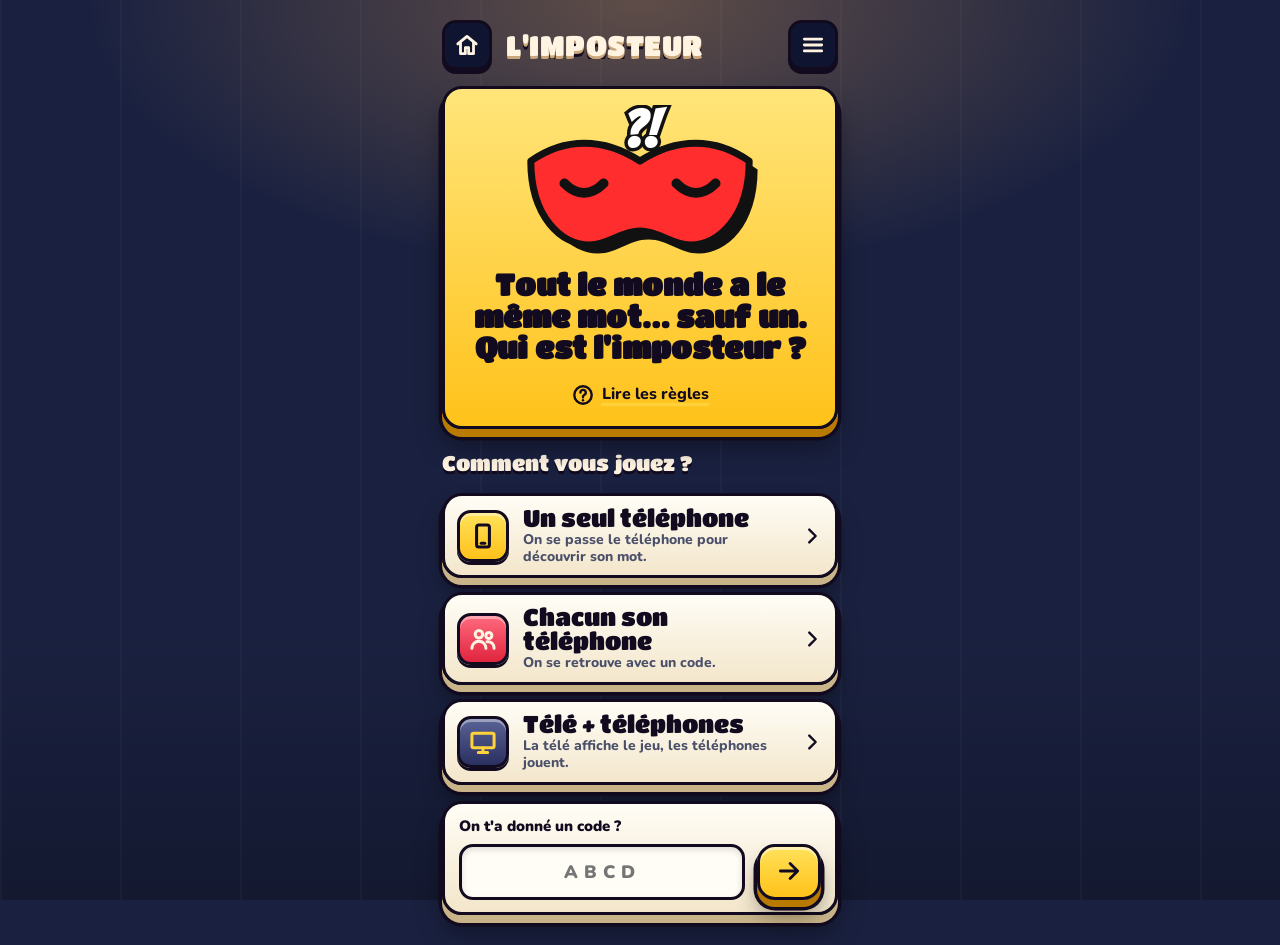
<file: imposteur/index.html>
<!DOCTYPE html>
<html lang="fr">
<head>
<meta charset="utf-8">
<meta name="viewport" content="width=device-width, initial-scale=1">
<title>L'Imposteur</title>
<meta name="description" content="Tout le monde a le même mot, sauf un. Donnez un indice chacun votre tour, puis démasquez l'imposteur.">
<meta name="theme-color" content="#1A2140">
<link rel="icon" href="data:image/svg+xml,%3Csvg xmlns='http://www.w3.org/2000/svg' viewBox='0 0 64 64'%3E%3Cpath d='M6 24c8-6 18-6 26 0 8-6 18-6 26 0 0 14-7 22-14 22-5 0-7-4-12-4s-7 4-12 4C13 46 6 38 6 24z' fill='%23FFE600' stroke='%23111' stroke-width='4'/%3E%3C/svg%3E">
<link rel="preload" href="../fonts/bangers.woff2" as="font" type="font/woff2" crossorigin>
<link rel="preload" href="../fonts/comic-neue-700.woff2" as="font" type="font/woff2" crossorigin>
<link rel="manifest" href="../manifest.webmanifest">
<link rel="apple-touch-icon" href="../icones/icone-180.png">
<link rel="stylesheet" href="../commun/commun.css?v=5">
<style>
.mot-carte{display:flex;flex-direction:column;align-items:center;gap:6px;text-align:center;padding:18px 14px}
.mot-carte .mot{font-family:var(--titre);font-size:48px;letter-spacing:2px;line-height:1;min-height:52px;overflow-wrap:anywhere}
.mot-carte .mot.cache-mot{color:transparent;text-shadow:0 0 0 transparent;background:repeating-linear-gradient(-45deg,#111 0 8px,#333 8px 16px);min-width:70%;border:3px solid #111}
.indices{list-style:none;margin:0;padding:0;display:flex;flex-direction:column;gap:8px}
.indices li{display:flex;justify-content:space-between;gap:10px;align-items:baseline;background:#fff;border:3px solid #111;padding:6px 10px}
.indices li b{font-family:var(--titre);font-weight:400;font-size:24px;letter-spacing:1px;overflow-wrap:anywhere}
.indices li small{font-size:13px;white-space:nowrap}
.indices li.actif{background:var(--jaune);border-style:dashed}
.indices li.passe{opacity:.6}
body.tele .indices li b{font-size:40px}
body.tele .indices li small{font-size:18px}
.revelation{font-family:var(--titre);font-size:36px;letter-spacing:1px;line-height:1.05;text-align:center;text-wrap:balance}
body.tele .revelation{font-size:60px}
.duo-mots{display:grid;grid-template-columns:1fr 1fr;gap:12px}
.duo-mots .case{text-align:center}
.duo-mots b{display:block;font-family:var(--titre);font-weight:400;font-size:28px;letter-spacing:1px}
.decompte{font-family:var(--titre);font-size:64px;text-align:center;line-height:1}
#local-noms{display:flex;flex-direction:column;gap:10px}
.nom-ligne{display:flex;gap:10px}
.nom-ligne input{flex:1}
.nom-ligne .btn{flex:none;width:50px}
.resultats li{padding:6px 0;border-bottom:2px dashed rgba(0,0,0,.25)}
.resultats li:last-child{border-bottom:0}
.tag{display:inline-block;font-size:12px;background:var(--rouge);color:#fff;padding:1px 6px;margin-left:6px;border:2px solid #111}
.boum div.texte-seul{font-size:30px;max-width:240px}
.carte-scene{display:flex;justify-content:center;perspective:1200px;padding:6px 0 14px}
.carte-mot{position:relative;width:240px;height:320px;transform-style:preserve-3d;transition:transform .55s cubic-bezier(.2,.8,.2,1.2);cursor:pointer;touch-action:none;user-select:none;-webkit-user-select:none}
.carte-mot.retournee{transform:rotateY(180deg)}
.carte-dos,.carte-face{position:absolute;inset:0;backface-visibility:hidden;-webkit-backface-visibility:hidden;border:4px solid #120B1F;border-radius:22px;display:flex;flex-direction:column;align-items:center;justify-content:center;gap:12px;padding:16px;text-align:center}
.carte-dos{background:repeating-linear-gradient(45deg,#6B48E8 0 12px,#5A38D0 12px 24px);box-shadow:0 10px 0 #2E1A80,0 10px 0 4px #120B1F,0 28px 36px rgba(0,0,0,.5);color:#FFF4E2;font-family:var(--titre);font-size:17px;text-shadow:0 2px 0 #120B1F}
.carte-dos .rond{width:136px;height:136px;border-radius:50%;background:#FFF4E2;border:4px solid #120B1F;display:flex;align-items:center;justify-content:center;font-size:86px;line-height:1;color:#6B3FE0;text-shadow:0 5px 0 #120B1F;box-shadow:inset 0 -8px 0 #E2D2B4}
.carte-face{transform:rotateY(180deg);background:linear-gradient(160deg,#5DB8FF,#1F6FC8);box-shadow:0 10px 0 #120B1F,0 28px 36px rgba(0,0,0,.5);color:#FFF4E2}
.carte-face small{font-weight:900;font-size:13px;letter-spacing:2px;text-transform:uppercase;color:#DDEEFF}
.carte-face .mot{font-family:var(--titre);font-size:40px;line-height:1.05;text-shadow:0 4px 0 #120B1F;overflow-wrap:anywhere}
.table-jeu{position:relative;height:345px;margin:4px 0 2px}
.table-jeu .plateau{position:absolute;left:9%;right:9%;top:112px;height:150px;border-radius:50%;background:radial-gradient(ellipse at 50% 35%,#D99A5B,#A2652F 62%,#7A4520);border:4px solid #120B1F;box-shadow:inset 0 -10px 24px rgba(0,0,0,.25),0 14px 0 #4E2B12,0 14px 0 4px #120B1F,0 30px 36px rgba(0,0,0,.5)}
.table-jeu .plateau::after{content:"";position:absolute;inset:16px;border:3px dashed rgba(255,255,255,.18);border-radius:50%}
.table-jeu .pile{position:absolute;left:50%;top:150px;width:58px;height:78px;margin-left:-29px;transform:perspective(500px) rotateX(55deg) rotateZ(-8deg);background:repeating-linear-gradient(45deg,#6B48E8 0 7px,#5A38D0 7px 14px);border:3px solid #120B1F;border-radius:9px;box-shadow:0 5px 0 #2E1A80,0 5px 0 3px #120B1F;display:flex;align-items:center;justify-content:center;font-family:var(--titre);font-size:30px;color:#FFF4E2;text-shadow:0 3px 0 #120B1F}
.pion{position:absolute;width:76px;margin-left:-38px;display:flex;flex-direction:column;align-items:center;background:none;border:0;padding:0;font:inherit;color:inherit;cursor:default}
.pion.votable{cursor:pointer}
.pion .corps{position:relative;width:62px;height:76px}
.pion .corps svg{position:relative;display:block;width:62px;height:76px;overflow:visible}
.pion .sol{position:absolute;left:4px;right:4px;bottom:-5px;height:18px;border-radius:50%;border:3px solid transparent}
.pion.parle .sol{background:#FFD23A;border-color:#120B1F;animation:anneau 1.2s ease-in-out infinite}
.pion.parle .corps svg{animation:sautille 1.2s ease-in-out infinite}
.pion.choisi .sol{background:#FFF4E2;border-color:#120B1F}
.pion.designe .sol{background:#E8344E;border-color:#120B1F}
@keyframes sautille{0%,100%{transform:translateY(0)}50%{transform:translateY(-6px)}}
@keyframes anneau{0%,100%{opacity:.55}50%{opacity:1}}
.pion .nom{margin-top:3px;max-width:84px;overflow:hidden;text-overflow:ellipsis;white-space:nowrap;background:#FFF4E2;color:#120B1F;border:2.5px solid #120B1F;border-radius:9px;padding:0 7px;font-weight:900;font-size:12px;box-shadow:0 2px 0 #120B1F}
.pion.imp .nom{background:#E8344E;color:#FFF4E2}
.pion .bulle-p{position:absolute;bottom:100%;left:50%;transform:translateX(-50%);margin-bottom:2px;white-space:nowrap;max-width:120px;overflow:hidden;text-overflow:ellipsis;background:#FFF4E2;color:#120B1F;border:2.5px solid #120B1F;border-radius:11px;padding:2px 9px;font-family:var(--titre);font-size:14px;box-shadow:0 3px 0 #120B1F;animation:gonfle .3s cubic-bezier(.3,1.6,.5,1);z-index:2}
.pion .badge-p{position:absolute;top:-4px;right:-2px;z-index:3;width:26px;height:26px;border-radius:50%;background:#FFD23A;border:2.5px solid #120B1F;display:flex;align-items:center;justify-content:center;font-size:14px;font-weight:900;color:#120B1F;box-shadow:0 2px 0 #120B1F}
body.tele .table-jeu{height:440px}
body.tele .pion{transform:scale(1.3)}
@media (prefers-reduced-motion:reduce){.pion .corps svg,.pion .sol{animation:none}.carte-mot{transition:none}}

</style>
<link rel="stylesheet" href="../commun/theme.css?v=2">
</head>
<body>
<div id="app">
  <div id="reglages-jeu" style="display:flex;flex-direction:column;gap:16px">
    <h3 class="intertitre">Réglages</h3>
    <div>
      <label id="l-manches">Manches</label>
      <div class="jetons" role="radiogroup" aria-labelledby="l-manches" id="manches"></div>
    </div>
    <div>
      <label id="l-tours">Indices par joueur, à chaque manche</label>
      <div class="jetons" role="radiogroup" aria-labelledby="l-tours" id="tours"></div>
    </div>
    <div>
      <label id="l-chrono">Chrono pour chaque indice</label>
      <div class="jetons" role="radiogroup" aria-labelledby="l-chrono" id="chronos"></div>
    </div>
    <details class="options">
      <summary>Plus d'options <small id="resume-options"></small></summary>
      <div class="options-corps">
    <div>
      <label id="l-variante">Variante</label>
      <div class="jetons" role="radiogroup" aria-labelledby="l-variante" id="variante">
        <label class="jeton"><input type="radio" name="variante" value="classique" checked><span>Classique</span></label>
        <label class="jeton"><input type="radio" name="variante" value="white"><span>Mister White</span></label>
      </div>
      <p class="aide-reglage">Mister White : l'imposteur n'a aucun mot et doit bluffer.</p>
    </div>
    <div style="display:flex;flex-direction:column;gap:10px">
      <label style="margin:0">Vos paires de mots (elles sortent en premier)</label>
      <div class="rang">
        <div><label for="pm1" class="petit">Mot 1</label><input type="text" id="pm1" maxlength="24" autocomplete="off" placeholder="Raclette"></div>
        <div><label for="pm2" class="petit">Mot proche</label><input type="text" id="pm2" maxlength="24" autocomplete="off" placeholder="Fondue"></div>
      </div>
      <button class="btn plat" id="ajout-paire" type="button"><svg class="ico" aria-hidden="true"><use href="#i-plus"/></svg>Ajouter cette paire</button>
      <ul class="liste" id="paires"></ul>
    </div>
      </div>
    </details>
  </div>

  <section class="screen" id="s-local">
    <h2>Un seul téléphone</h2>
    <div class="case" style="display:flex;flex-direction:column;gap:10px">
      <label style="margin:0">Les joueurs (3 à 8)</label>
      <div id="local-noms"></div>
      <button class="btn plat" id="ajout-joueur" type="button"><svg class="ico" aria-hidden="true"><use href="#i-plus"/></svg>Ajouter un joueur</button>
    </div>
    <div id="place-local"></div>
    <p class="bandeau alerte" id="err-local" role="alert" style="display:none"></p>
    <div class="barre-bas">
      <button class="btn" id="lancer-local" type="button"><svg class="ico" aria-hidden="true"><use href="#i-suite"/></svg>LANCER LA PARTIE</button>
    </div>
  </section>

  <section class="screen" id="s-passe">
    <h2 id="passe-titre"></h2>
    <div class="case"><p id="passe-texte"></p></div>
    <div class="bas"><button class="btn" id="passe-ok" type="button"></button></div>
  </section>

  <!-- Local : chacun découvre son mot -->
  <section class="screen" id="s-mot">
    <h2 id="mot-titre"></h2>
    <div class="carte-scene">
      <div class="carte-mot" id="carte-mot" role="img" aria-label="Ta carte, face cachée">
        <div class="carte-dos"><span class="rond">?</span><span>Maintiens pour retourner</span></div>
        <div class="carte-face"><small>Ton mot secret</small><div class="mot" id="mot-local">MOT</div></div>
      </div>
    </div>
    <p class="petit">Retiens-le bien. Attention : tu ne sais pas si tu es l'imposteur !</p>
    <div class="bas">
      <button class="btn jaune" id="voir-mot-local" type="button"><svg class="ico" aria-hidden="true"><use href="#i-oeil"/></svg>MAINTIENS POUR VOIR</button>
      <button class="btn" id="mot-vu" type="button"><svg class="ico" aria-hidden="true"><use href="#i-suite"/></svg>J'AI MON MOT</button>
    </div>
  </section>

  <!-- PARTIE -->
  <section class="screen" id="s-jeu">
    <div class="plaques">
      <div class="case jaune"><small id="lbl-score">Ton score</small><b id="score">0</b></div>
      <div class="case"><small>Manche</small><b id="num"></b></div>
    </div>
    <p class="bandeau alerte" id="deco" role="alert" style="display:none"></p>
    <div class="grandecran">
      <div style="display:flex;flex-direction:column;gap:16px">
        <button class="btn jaune" id="voir-mon-mot" type="button" style="display:none"><svg class="ico" aria-hidden="true"><use href="#i-oeil"/></svg><span id="mon-mot-txt">MAINTIENS POUR VOIR TON MOT</span></button>
        <div class="table-jeu" id="table-jeu"></div>
        <p class="bandeau" id="role" aria-live="polite"></p>
        <div id="chrono"></div>
        <!-- indices -->
        <div class="case" id="bloc-indices"><ol class="indices" id="indices"></ol></div>
        <div id="zone-indice" style="display:none;flex-direction:column;gap:12px">
          <div><label for="indice">Ton indice (un seul mot de préférence)</label><input type="text" id="indice" maxlength="30" autocomplete="off" placeholder="Un mot qui fait penser au tien…"></div>
          <button class="btn" id="envoyer-indice" type="button"><svg class="ico" aria-hidden="true"><use href="#i-envoyer"/></svg>ENVOYER</button>
          <p class="bandeau alerte" id="err-indice" role="alert" style="display:none"></p>
        </div>
        <button class="btn" id="parle-local" type="button" style="display:none"><svg class="ico" aria-hidden="true"><use href="#i-suite"/></svg>C'EST FAIT, AU SUIVANT</button>
        <!-- vote -->
        <div id="zone-vote" style="display:none;flex-direction:column;gap:12px">
          <p class="decompte" id="decompte" style="display:none"></p>
          <div class="choix" id="choix"></div>
          <button class="btn" id="voter" type="button"><svg class="ico" aria-hidden="true"><use href="#i-vote"/></svg>VOTER</button>
        </div>
        <!-- résultat -->
        <div id="zone-resultat" style="display:none;flex-direction:column;gap:14px">
          <p class="revelation" id="revelation"></p>
          <div class="duo-mots" id="duo-mots" style="display:none">
            <div class="case"><span class="petit">Mot des autres</span><b id="mot-civil"></b></div>
            <div class="case jaune"><span class="petit">Mot de l'imposteur</span><b id="mot-imp"></b></div>
          </div>
        </div>
        <div class="boum" id="resultat" style="display:none">
          <svg aria-hidden="true" viewBox="0 0 240 110"><polygon points="120,2 138,26 168,8 170,36 206,26 194,52 236,58 198,72 216,100 176,88 168,108 142,88 120,108 100,88 70,106 68,84 26,96 46,70 4,58 44,46 30,20 68,34 74,8 100,26" fill="#FFE600" stroke="#111" stroke-width="4" stroke-linejoin="round"/></svg>
          <div id="resultat-texte"><span id="res-mot"></span><span class="reel" id="res-reel">+<b id="res-num">0</b></span></div>
        </div>
        <!-- devinette de l'imposteur démasqué -->
        <div id="zone-devine" style="display:none;flex-direction:column;gap:12px">
          <div><label for="devine">Dernière chance : devine le mot des autres</label><input type="text" id="devine" maxlength="30" autocomplete="off"></div>
          <button class="btn" id="envoyer-devine" type="button"><svg class="ico" aria-hidden="true"><use href="#i-envoyer"/></svg>TENTER MA CHANCE</button>
        </div>
        <div class="rang-btn" id="zone-devine-local" style="display:none">
          <button class="btn" id="trouve-oui" type="button">IL A TROUVÉ</button>
          <button class="btn plat" id="trouve-non" type="button">Raté</button>
        </div>
      </div>
      <div style="display:flex;flex-direction:column;gap:16px">
        <ul class="gens" id="gens-jeu" style="display:none"></ul>
        <div class="case" id="bloc-bilan" style="display:none"><ul class="liste resultats" id="bilan"></ul></div>
        <div class="bas" style="margin-top:0">
          <button class="btn jaune" id="passer-tour" type="button" style="display:none">PASSER SON TOUR</button>
          <button class="btn jaune" id="clore-vote" type="button" style="display:none">CLORE LE VOTE</button>
          <button class="btn" id="suivante" type="button" style="display:none">MANCHE SUIVANTE</button>
          <button class="btn plat" id="arreter" type="button" style="display:none">Terminer la partie ici</button>
        </div>
      </div>
    </div>
  </section>

  <section class="screen" id="s-fin">
    <h2>Partie terminée !</h2>
    <div class="case jaune centre">
      <div class="petit" id="fin-lbl">TON SCORE</div>
      <div class="grand" id="fin-score"></div>
      <div class="petit" id="fin-detail"></div>
    </div>
    <p class="bandeau centre" id="fin-gagnant"></p>
    <div class="case"><ul class="liste" id="classement"></ul></div>
    <h2 id="titre-badges">Les moments forts</h2>
    <div class="badges" id="badges"></div>
    <div class="bas">
      <button class="btn" id="rejouer" type="button"><svg class="ico" aria-hidden="true"><use href="#i-rejouer"/></svg>REJOUER</button>
      <button class="btn plat" id="changer" type="button"><svg class="ico" aria-hidden="true"><use href="#i-reglages"/></svg>Changer les réglages</button>
    </div>
  </section>
</div>

<script src="../commun/avatars.js?v=4"></script>
<script src="../commun/ambiance.js?v=2"></script>
<script src="../commun/commun.js?v=7"></script>
<script>
"use strict";
/* ---------- Paires de mots proches ---------- */
const MOTS = [["Pizza", "Tarte flambée"], ["Chat", "Tigre"], ["Plage", "Piscine"], ["Café", "Thé"], ["Chien", "Loup"], ["Avion", "Hélicoptère"], ["Guitare", "Violon"], ["Football", "Rugby"], ["Pomme", "Poire"], ["Lion", "Tigre"], ["Neige", "Glace"], ["Croissant", "Pain au chocolat"], ["Vélo", "Trottinette"], ["Ketchup", "Mayonnaise"], ["Montagne", "Colline"], ["Hiver", "Automne"], ["Lunettes", "Lentilles"], ["Train", "Métro"], ["Château", "Palais"], ["Fromage", "Yaourt"], ["Sorcière", "Fée"], ["Vampire", "Zombie"], ["Pirate", "Corsaire"], ["Requin", "Dauphin"], ["Abeille", "Guêpe"], ["Crocodile", "Alligator"], ["Fourchette", "Cuillère"], ["Parapluie", "Imperméable"], ["Chaussette", "Chausson"], ["Basket", "Volley"], ["Tennis", "Badminton"], ["Ski", "Snowboard"], ["Cinéma", "Théâtre"], ["Livre", "Magazine"], ["Crayon", "Stylo"], ["Gomme", "Correcteur"], ["Ordinateur", "Tablette"], ["Téléphone", "Talkie-walkie"], ["Télévision", "Cinéma"], ["Hamburger", "Sandwich"], ["Frites", "Chips"], ["Chocolat", "Caramel"], ["Glace", "Sorbet"], ["Gâteau", "Tarte"], ["Crêpe", "Gaufre"], ["Sushi", "Maki"], ["Pâtes", "Riz"], ["Soupe", "Purée"], ["Orange", "Mandarine"], ["Fraise", "Framboise"], ["Banane", "Ananas"], ["Citron", "Pamplemousse"], ["Carotte", "Navet"], ["Tomate", "Poivron"], ["Fleur", "Plante"], ["Rose", "Tulipe"], ["Arbre", "Buisson"], ["Forêt", "Jungle"], ["Désert", "Savane"], ["Océan", "Mer"], ["Rivière", "Lac"], ["Volcan", "Geyser"], ["Soleil", "Lune"], ["Étoile", "Planète"], ["Astronaute", "Pilote"], ["Médecin", "Infirmier"], ["Pompier", "Policier"], ["Boulanger", "Pâtissier"], ["Professeur", "Directeur"], ["Cuisinier", "Serveur"], ["Chanteur", "Rappeur"], ["Magicien", "Clown"], ["Roi", "Président"], ["Princesse", "Reine"], ["Chevalier", "Soldat"], ["Dragon", "Dinosaure"], ["Robot", "Cyborg"], ["Fantôme", "Esprit"], ["Licorne", "Cheval"], ["Hibou", "Chouette"], ["Poule", "Canard"], ["Vache", "Chèvre"], ["Mouton", "Lama"], ["Lapin", "Hamster"], ["Souris", "Rat"], ["Serpent", "Lézard"], ["Tortue", "Escargot"], ["Papillon", "Libellule"], ["Araignée", "Fourmi"], ["Baleine", "Requin"], ["Pingouin", "Manchot"], ["Girafe", "Zèbre"], ["Éléphant", "Hippopotame"], ["Singe", "Gorille"], ["Ours", "Panda"], ["Renard", "Loup"], ["Noël", "Nouvel An"], ["Anniversaire", "Mariage"], ["Halloween", "Carnaval"], ["Vacances", "Week-end"], ["Camping", "Hôtel"], ["Valise", "Sac à dos"], ["Bateau", "Sous-marin"], ["Voiture", "Camion"], ["Moto", "Scooter"], ["Bus", "Car"], ["Fusée", "Avion"], ["Douche", "Bain"], ["Lit", "Canapé"], ["Oreiller", "Couverture"], ["Fenêtre", "Porte"], ["Escalier", "Ascenseur"], ["Cuisine", "Salle de bain"], ["Jardin", "Parc"], ["Zoo", "Ferme"], ["École", "Collège"], ["Bibliothèque", "Librairie"], ["Supermarché", "Marché"], ["Restaurant", "Cantine"], ["Hôpital", "Pharmacie"], ["Musée", "Galerie"], ["Stade", "Gymnase"], ["Piano", "Synthétiseur"], ["Batterie", "Tambour"], ["Trompette", "Saxophone"], ["Chanson", "Poème"], ["Dessin", "Peinture"], ["Photo", "Selfie"], ["Jeu vidéo", "Jeu de société"], ["Cartes", "Dés"], ["Échecs", "Dames"], ["Ballon", "Bulle"], ["Toboggan", "Balançoire"], ["Cerf-volant", "Ballon de baudruche"], ["Sable", "Boue"], ["Pluie", "Orage"], ["Vent", "Tempête"], ["Arc-en-ciel", "Aurore boréale"], ["Bougie", "Lampe"], ["Feu", "Barbecue"], ["Montre", "Réveil"], ["Bague", "Bracelet"], ["Casquette", "Bonnet"], ["Écharpe", "Cravate"], ["Jean", "Jogging"], ["Basket", "Tong"], ["Pyjama", "Peignoir"], ["Dentifrice", "Savon"], ["Brosse à dents", "Peigne"], ["Miroir", "Vitre"], ["Clé", "Cadenas"], ["Trésor", "Coffre-fort"], ["Carte au trésor", "GPS"], ["Boussole", "Montre"], ["Tente", "Cabane"], ["Igloo", "Chalet"], ["Paris", "Londres"], ["Tour Eiffel", "Arc de triomphe"], ["Espagne", "Portugal"], ["Italie", "Grèce"], ["Mario", "Sonic"], ["YouTube", "TikTok"], ["Instagram", "Snapchat"], ["Netflix", "Disney+"], ["Minecraft", "Roblox"], ["Fortnite", "Valorant"], ["Superman", "Batman"], ["Spider-Man", "Iron Man"]];
$("manches").innerHTML = [3, 5, 8].map(n => `<label class="jeton"><input type="radio" name="manches" value="${n}" ${n === 5 ? "checked" : ""}><span>${n}</span></label>`).join("");
$("tours").innerHTML = [1, 2].map(n => `<label class="jeton"><input type="radio" name="tours" value="${n}" ${n === 2 ? "checked" : ""}><span>${n}</span></label>`).join("");
const manchesChoisies = () => +document.querySelector("#manches input:checked").value;
const toursChoisis = () => +document.querySelector("#tours input:checked").value;
$("chronos").innerHTML = [0, 30, 60].map(n => `<label class="jeton"><input type="radio" name="chrono" value="${n}" ${n === 0 ? "checked" : ""}><span>${n ? n + " s" : "Aucun"}</span></label>`).join("");
const chronoChoisi = () => +document.querySelector("#chronos input:checked").value;
const varianteChoisie = () => document.querySelector("#variante input:checked").value;
$("manches").onchange = $("tours").onchange = $("chronos").onchange = $("variante").onchange = () => Lobby.envoyerReglages();
let paires = [];
function majOptions() { const v = varianteChoisie() === "white", n = paires.length; $("resume-options").textContent = [v ? "Mister White" : "", n ? n + " paire" + (n > 1 ? "s" : "") : ""].filter(Boolean).join(" · "); }
$("variante").addEventListener("change", majOptions);
function majPaires() { majOptions();
  const ul = $("paires"); ul.textContent = "";
  paires.forEach((x, i) => {
    const li = document.createElement("li"), t = document.createElement("span"), b = document.createElement("button");
    t.textContent = x[0] + " / " + x[1]; b.className = "btn plat"; b.type = "button"; b.textContent = "Retirer";
    b.onclick = () => { paires.splice(i, 1); majPaires(); }; li.append(t, b); ul.append(li);
  });
  Lobby.envoyerReglages();
}
$("ajout-paire").onclick = () => {
  const a = $("pm1").value.trim(), b = $("pm2").value.trim();
  if (!a || !b || normaliser(a) === normaliser(b)) { $("pm1").focus(); return; }
  paires.push([a, b]); $("pm1").value = ""; $("pm2").value = ""; majPaires(); $("pm1").focus();
};

// État : mots par joueur, ordre de parole, indices donnés, votes.
const P = { variante: "classique", chrono: 0, journal: [], mode: "local", joueurs: [], scores: {}, total: 5, tours: 2, n: 0, pid: 0, mots: {}, ordre: [], indices: [], votes: {}, choix: null, res: null, phase: "", vu: 0, dernierImp: null, pioche: [] };
const enLigne = () => P.mode === "ligne";
const chef = () => !enLigne() || Salon.autorite();
const moi = () => enLigne() ? Salon.id : null;
const jeJoue = () => !enLigne() || P.joueurs.some(j => j.id === Salon.id);
const nomDe = id => (P.joueurs.find(j => j.id === id) || { nom: "?" }).nom;
let COULS = {};
const couleurDe = id => COULS[id] || "#fff";
const avDe = id => { const j = P.joueurs.find(x => x.id === id), c = Avatar.COUL.indexOf(couleurDe(id)); return Avatar.avec(j && j.av, couleurDe(id)); };
const avTxt = (id, t) => Avatar.svg(avDe(id), t || 22, ' style="vertical-align:-6px;margin-right:6px"');
const nbIndices = () => P.tours * P.ordre.length;
const parleur = () => P.ordre[P.indices.length % P.ordre.length];
const imposteurDe = mots => { const c = {}; Object.values(mots).forEach(m => { c[m] = (c[m] || 0) + 1; }); const ids = Object.keys(mots); return ids.find(id => c[mots[id]] === 1) || null; };

Lobby.monter({
  jeu: "imposteur", titre: "L'IMPOSTEUR", min: 3, max: 8,
  texteLocal: "On se passe le téléphone pour découvrir son mot.",
  couverture: `<svg viewBox="0 0 200 110" aria-hidden="true" style="max-width:280px">
      <path d="M22 40c24-17 52-17 78 0 26-17 54-17 78 0 0 40-22 60-42 60-14 0-22-10-36-10s-22 10-36 10c-20 0-42-20-42-60z" fill="#111" transform="translate(6 6)"/>
      <path d="M22 40c24-17 52-17 78 0 26-17 54-17 78 0 0 40-22 60-42 60-14 0-22-10-36-10s-22 10-36 10c-20 0-42-20-42-60z" fill="#FF2D2D" stroke="#111" stroke-width="5" stroke-linejoin="round"/>
      <path d="M46 56c9 9 19 9 28 0M126 56c9 9 19 9 28 0" fill="none" stroke="#111" stroke-width="7" stroke-linecap="round"/>
      <text x="100" y="30" font-family="Bangers,Impact,sans-serif" font-size="36" text-anchor="middle" fill="#fff" stroke="#111" stroke-width="5" paint-order="stroke">?!</text>
    </svg>
    <p class="accroche">Tout le monde a le même mot… sauf un. Qui est l'imposteur ?</p>`,
  regles: `<ol>
      <li>Chacun reçoit un mot secret. Tout le monde a le même, sauf l'imposteur qui a un mot proche (« pizza » contre « tarte flambée »).</li>
      <li>Attention : l'imposteur ne sait pas qu'il est l'imposteur !</li>
      <li>Chacun son tour, on donne un indice sur son mot. Pas trop précis, sinon l'imposteur devine ; pas trop flou, sinon on vous soupçonne.</li>
      <li>Puis tout le monde vote pour démasquer l'imposteur.</li>
    </ol>
    <h4>Les points</h4>
    <p class="petit">Imposteur pas démasqué (ou égalité au vote) : +3 pour lui. Démasqué : +1 pour chaque joueur qui a voté contre lui, et il peut sauver l'honneur en devinant le mot des autres (+2).</p>
    <h4>Variante Mister White</h4><p class="petit">L'imposteur n'a aucun mot (et il le sait) : il doit bluffer en écoutant les autres. Il ne parle jamais en premier.</p>
    <h4>Sur un appareil</h4><p class="petit">On se passe le téléphone pour voir son mot, on parle à voix haute, puis on vote en montrant du doigt.</p>`,
  ecransJeu: ["jeu", "passe", "mot", "fin"],
  ordre: ["i-manche", "i-resultat", "i-devine", "i-bilan", "i-fin"],
  remise: ["i-manche"],
  resume: () => (Salon.role === "ecran" ? "L'écran du salon" : Salon.nom) + " prépare une partie de " + manchesChoisies() + " manches, " + toursChoisis() + " indice" + (toursChoisis() > 1 ? "s" : "") + " par joueur" + (varianteChoisie() === "white" ? ", variante Mister White" : "") + (chronoChoisi() ? ", " + chronoChoisi() + " s par indice" : "") + (paires.length ? ", " + paires.length + " paire" + (paires.length > 1 ? "s" : "") + " perso" : "") + ".",
  enPartie: () => !!P.phase && P.phase !== "spectateur",
  surLocal: () => { P.mode = "local"; $("place-local").append($("reglages-jeu")); if (!$("local-noms").children.length) { ajouterNom(pseudo.lire()); ajouterNom(""); ajouterNom(""); } alerte("err-local"); ecran("local"); },
  surLancer: () => { P.mode = "ligne"; P.joueurs = Salon.joueurs().map(g => ({ id: g.cle, nom: g.nom, av: g.av })); prendreReglages(); P.total = manchesChoisies(); P.tours = toursChoisis(); nouvellePartie(); },
  surMessage: m => recevoir(m),
  // Reprise après un rechargement de la page (pour celui qui a créé le salon)
  etat: () => ({ P: JSON.parse(JSON.stringify(P)), paires }),
  restaurer: e => { Object.assign(P, e.P); P.mode = "ligne"; if (Array.isArray(e.paires)) paires = e.paires; },
  reprendre: e => {
    const d = Salon.dernier, man = d["i-manche"], ph = e.P.phase;
    if (ph === "fin" || !man) { if (ph === "fin") { COULS = Avatar.couleurs(P.joueurs); finir(); } else Lobby.ouvrirSalon(); return; }
    const indices = e.P.indices || [], votes = Object.assign({}, e.P.votes || {});
    P.journal = (e.P.journal || []).slice(0, man.n);
    debutManche(man);
    if (ph === "bilan" && d["i-bilan"]) { P.res = d["i-resultat"] || null; P.votes = (P.res && P.res.votes) || votes; afficherBilan(d["i-bilan"]); return; }
    if ((ph === "resultat" || ph === "devinette") && d["i-resultat"]) { P.votes = d["i-resultat"].votes || votes; afficherResultat(d["i-resultat"]); return; }
    P.indices = indices; phaseIndices();
    if (P.phase === "vote") {
      P.votes = votes;
      if (votes[Salon.id]) { P.choix = votes[Salon.id]; P.phase = "a-vote"; role("Vote envoyé ! On attend les autres…"); montrer(["bloc-indices"]); }
      majStatut(); verifierVotes();
    }
  },
  surRattrapage: () => { if (P.phase === "indices" || P.phase === "vote" || P.phase === "a-vote") Salon.envoyer({ t: "i-etat", pid: P.pid, n: P.n, indices: P.indices }); },
  surGens: (n, p) => surGens(n, p),
  surArret: () => { Chrono.arreter(); P.phase = ""; P.mode = "local"; },
  surRetourSalon: () => { Chrono.arreter(); P.phase = ""; }
});
Chrono.monter($("chrono"));
const ouvrirSalonOrig = Lobby.ouvrirSalon.bind(Lobby);
Lobby.ouvrirSalon = t => { $("place-reglages").append($("reglages-jeu")); P.mode = "ligne"; ouvrirSalonOrig(t); };

/* ---------- Local : joueurs ---------- */
function ajouterNom(nom) {
  if ($("local-noms").children.length >= 8) return;
  const d = document.createElement("div"), i = document.createElement("input"), b = document.createElement("button"), n = $("local-noms").children.length + 1;
  d.className = "nom-ligne"; i.type = "text"; i.maxLength = 14; i.placeholder = "Joueur " + n; i.value = nom || ""; i.setAttribute("aria-label", "Joueur " + n);
  b.className = "btn plat"; b.type = "button"; b.innerHTML = ico("quitter"); b.setAttribute("aria-label", "Retirer ce joueur");
  b.onclick = () => { if ($("local-noms").children.length > 3) d.remove(); };
  d.append(i, b); $("local-noms").append(d);
}
$("ajout-joueur").onclick = () => { ajouterNom(""); const l = $("local-noms").lastChild; l && l.firstChild.focus(); };
$("lancer-local").onclick = () => {
  const noms = [...$("local-noms").querySelectorAll("input")].map((i, k) => i.value.trim() || "Joueur " + (k + 1));
  if (noms.length < 3) { alerte("err-local", "Il faut au moins 3 joueurs."); return; }
  if (new Set(noms.map(n => n.toLowerCase())).size !== noms.length) { alerte("err-local", "Deux joueurs ont le même pseudo."); return; }
  alerte("err-local"); P.mode = "local"; P.joueurs = noms.map((nom, k) => ({ id: "j" + k, nom, av: Avatar.auto(k) })); prendreReglages(); P.total = manchesChoisies(); P.tours = toursChoisis(); nouvellePartie();
};

/* ---------- Déroulé (local, ou créateur du salon) ---------- */
function prendreReglages() { P.variante = varianteChoisie(); P.chrono = chronoChoisi(); }
function nouvellePartie() {
  P.pid++; P.n = 0; P.scores = {}; P.joueurs.forEach(j => { P.scores[j.id] = 0; }); P.dernierImp = null;
  P.pioche = melange(MOTS.map((_, i) => i)).concat(melange(paires.map((_, i) => -1 - i))); // les paires perso sortent en premier
  P.journal = []; sons.clic(); preparerManche();
}
function preparerManche() {
  if (!P.pioche.length) P.pioche = melange(MOTS.map((_, i) => i));
  const k = P.pioche.pop(), paire = k < 0 ? (paires[-1 - k] || hasard(MOTS)) : MOTS[k], [civil, imp] = Math.random() < 0.5 ? paire : [paire[1], paire[0]];
  const candidats = P.joueurs.filter(j => j.id !== P.dernierImp || P.joueurs.length < 2), impId = hasard(candidats).id;
  P.dernierImp = impId;
  const mots = {}; P.joueurs.forEach(j => { mots[j.id] = j.id === impId ? (P.variante === "white" ? "" : imp) : civil; });
  const ordre = melange(P.joueurs.map(j => j.id));
  if (P.variante === "white" && ordre[0] === impId) ordre.push(ordre.shift()); // Mister White ne parle jamais en premier
  const m = { t: "i-manche", pid: P.pid, n: P.n, total: P.total, tours: P.tours, joueurs: P.joueurs, scores: P.scores, mots, ordre, chrono: P.chrono, variante: P.variante };
  if (enLigne()) Salon.envoyer(m, true);
  debutManche(m);
}
function debutManche(m) {
  if (m.n === 0 || m.pid !== P.pid) P.journal = [];
  P.chrono = m.chrono || 0; P.variante = m.variante || "classique";
  Object.assign(P, { pid: m.pid, n: m.n, total: m.total, tours: m.tours, joueurs: m.joueurs, scores: Object.assign({}, m.scores), mots: m.mots, ordre: m.ordre, indices: [], votes: {}, choix: null, res: null, vu: 0 });
  ["zone-resultat", "resultat", "bloc-bilan", "zone-devine", "zone-devine-local", "suivante", "arreter", "duo-mots"].forEach(i => { $(i).style.display = "none"; });
  COULS = Avatar.couleurs(P.joueurs);
  alerte("deco"); enTete();
  if (enLigne()) { $("voir-mon-mot").style.display = jeJoue() ? "" : "none"; phaseIndices(); ecran("jeu"); }
  else distribuer();
}
function enTete() {
  const id = moi(), joue = enLigne() && jeJoue();
  $("lbl-score").textContent = joue ? "Ton score" : "Meilleur score";
  $("score").textContent = joue ? (P.scores[id] || 0) : Math.max(0, ...Object.values(P.scores));
  $("num").textContent = (P.n + 1) + " / " + P.total;
}

/* ---------- Local : chacun découvre son mot, en secret ---------- */
function distribuer() {
  P.phase = "distribution";
  if (P.vu >= P.joueurs.length) { $("voir-mon-mot").style.display = "none"; phaseIndices(); ecran("jeu"); return; }
  const j = P.joueurs[P.vu];
  $("passe-titre").textContent = "Passe le téléphone à " + j.nom + " !";
  $("passe-texte").textContent = "Les autres ne regardent pas l'écran.";
  $("passe-ok").innerHTML = ico("oeil") + "JE SUIS " + echapper(j.nom.toUpperCase());
  $("passe-ok").onclick = () => { sons.clic(); $("mot-titre").textContent = j.nom; $("mot-local").textContent = P.mots[j.id] || "MISTER WHITE"; $("carte-mot").classList.remove("retournee"); ecran("mot"); };
  ecran("passe");
}
function maintenir(btn, voir) {
  btn.addEventListener("pointerdown", e => { e.preventDefault(); btn.classList.add("enfonce"); voir(true); });
  ["pointerup", "pointercancel", "pointerleave"].forEach(t => btn.addEventListener(t, () => { btn.classList.remove("enfonce"); voir(false); }));
  btn.addEventListener("keydown", e => { if ((e.key === " " || e.key === "Enter") && !e.repeat) { e.preventDefault(); voir(true); } });
  btn.addEventListener("keyup", e => { if (e.key === " " || e.key === "Enter") voir(false); });
  btn.addEventListener("contextmenu", e => e.preventDefault());
}
const retourner = oui => { $("carte-mot").classList.toggle("retournee", oui); if (oui) sons.clic(); };
maintenir($("voir-mot-local"), retourner);
maintenir($("carte-mot"), retourner);
$("mot-vu").onclick = () => { sons.clic(); $("carte-mot").classList.remove("retournee"); P.vu++; distribuer(); };
maintenir($("voir-mon-mot"), oui => { $("mon-mot-txt").textContent = oui ? (P.mots[Salon.id] ? P.mots[Salon.id].toUpperCase() : "TU ES MISTER WHITE : BLUFFE !") : "MAINTIENS POUR VOIR TON MOT"; });

/* ---------- Indices ---------- */
function role(t) { $("role").textContent = t; }
function montrer(ids) { if (!enLigne()) ids = ids.filter(i => i !== "bloc-indices"); ["bloc-indices", "zone-indice", "parle-local", "zone-vote", "passer-tour", "clore-vote"].forEach(i => { $(i).style.display = ids.includes(i) ? (i.startsWith("zone") ? "flex" : "") : "none"; }); }
function dessinerIndices() {
  const ol = $("indices"); ol.textContent = "";
  P.indices.forEach((x, k) => {
    const li = document.createElement("li"), b = document.createElement("b"), sm = document.createElement("small");
    b.textContent = x.texte === null ? "—" : enLigne() ? x.texte : "a parlé ✓";
    sm.innerHTML = avTxt(x.id, 20) + echapper(nomDe(x.id) + (P.tours > 1 ? " · tour " + (Math.floor(k / P.ordre.length) + 1) : ""));
    if (x.texte === null) li.className = "passe";
    li.append(b, sm); ol.append(li);
  });
  if (P.phase === "indices" && P.indices.length < nbIndices()) {
    const li = document.createElement("li"), b = document.createElement("b"), sm = document.createElement("small");
    li.className = "actif"; b.textContent = "…"; sm.textContent = nomDe(parleur()); li.append(b, sm); ol.append(li);
  }
  dessinerTable();
}
// Chrono : un temps pour chaque indice, le double pour voter. Celui qui a créé le salon fait respecter la fin.
function chronoIndice() {
  const k = P.indices.length, pid = P.pid, n = P.n;
  Chrono.lancer(P.chrono, () => {
    if (P.phase !== "indices" || P.indices.length !== k || P.pid !== pid || P.n !== n) return;
    sons.rate();
    if (!enLigne()) { ajouterIndice({ id: parleur(), texte: "" }, false); return; }
    if (parleur() === Salon.id) { $("zone-indice").style.display = "none"; role("Temps écoulé !"); }
    if (Salon.autorite()) setTimeout(() => { if (P.phase === "indices" && P.indices.length === k && P.pid === pid && P.n === n) ajouterIndice({ id: parleur(), texte: null }, true); }, 1500);
  });
}
function chronoVote() {
  const pid = P.pid, n = P.n;
  Chrono.lancer(P.chrono ? P.chrono * 2 : 0, () => {
    if (P.pid !== pid || P.n !== n) return;
    if (!enLigne()) { if (P.phase === "vote") { sons.arrivee(); $("decompte").textContent = "TEMPS ÉCOULÉ, DÉSIGNEZ-LE !"; } return; }
    if (P.phase === "vote") { $("zone-vote").style.display = "none"; role("Temps écoulé !"); }
    if (Salon.autorite()) setTimeout(() => { if ((P.phase === "vote" || P.phase === "a-vote") && P.pid === pid && P.n === n) depouiller(); }, 1500);
  });
}
function phaseIndices() {
  P.phase = "indices";
  if (P.indices.length >= nbIndices()) { phaseVote(); return; }
  if (Chrono.k !== P.indices.length || Chrono.pid !== P.pid + ":" + P.n) { Chrono.k = P.indices.length; Chrono.pid = P.pid + ":" + P.n; chronoIndice(); }
  const qui = parleur(), tour = Math.floor(P.indices.length / P.ordre.length) + 1, tourTxt = P.tours > 1 ? " (tour " + tour + "/" + P.tours + ")" : "";
  dessinerIndices(); majStatut();
  if (!enLigne()) { role("À " + nomDe(qui) + " de dire un mot à voix haute" + tourTxt + "."); montrer(["bloc-indices", "parle-local"]); return; }
  const absent = !Salon.present(qui);
  if (qui === Salon.id) { role("À toi ! Donne un indice sur ton mot" + tourTxt + "."); montrer(["bloc-indices", "zone-indice"]); $("indice").value = ""; alerte("err-indice"); setTimeout(() => $("indice").focus(), 60); }
  else { role((absent ? nomDe(qui) + " est déconnecté…" : "À " + nomDe(qui) + " de donner un indice" + tourTxt + ".")); montrer(["bloc-indices"].concat(Salon.autorite() && absent ? ["passer-tour"] : [])); }
}
function envoyerIndice() {
  if (P.phase !== "indices" || parleur() !== Salon.id) return;
  const t = $("indice").value.trim();
  if (!t) { alerte("err-indice", "Écris un indice avant d'envoyer."); return; }
  if (P.mots[Salon.id] && normaliser(t) && normaliser(t) === normaliser(P.mots[Salon.id])) { alerte("err-indice", "Tu ne peux pas donner ton mot lui-même !"); return; }
  sons.clic(); ajouterIndice({ id: Salon.id, texte: t }, true);
}
$("envoyer-indice").onclick = envoyerIndice;
$("indice").addEventListener("keydown", e => { if (e.key === "Enter") envoyerIndice(); });
$("parle-local").onclick = () => { if (P.phase !== "indices") return; sons.clic(); ajouterIndice({ id: parleur(), texte: "" }, false); };
$("passer-tour").onclick = () => { if (P.phase === "indices" && Salon.autorite()) { sons.clic(); ajouterIndice({ id: parleur(), texte: null }, true); } };
function ajouterIndice(x, diffuser) {
  const k = P.indices.length;
  P.indices.push(x);
  if (diffuser && enLigne()) Salon.envoyer({ t: "i-indice", pid: P.pid, n: P.n, k, id: x.id, texte: x.texte }, true);
  phaseIndices();
}

/* ---------- Vote ---------- */
function phaseVote() {
  P.phase = "vote"; P.choix = null; dessinerIndices(); chronoVote();
  if (!enLigne()) {
    role("Discutez, puis désignez l'imposteur !"); montrer(["bloc-indices", "zone-vote"]);
    $("decompte").style.display = ""; $("voter").style.display = "none";
    let c = 3; $("decompte").textContent = c; sons.tic(0);
    const pas = () => { c--; if (P.phase !== "vote") return; if (c > 0) { $("decompte").textContent = c; rejouerAnim($("decompte"), "pop"); sons.tic(c); setTimeout(pas, 700); } else { $("decompte").textContent = "MONTREZ DU DOIGT !"; sons.arrivee(); } };
    setTimeout(pas, 700);
    dessinerChoix(P.joueurs.map(j => j.id).concat(["egalite"]), id => { if (P.phase === "vote") { sons.clic(); tallyLocal(id); } });
    return;
  }
  $("decompte").style.display = "none";
  if (jeJoue()) {
    role("Qui est l'imposteur ? Vote en secret."); montrer(["bloc-indices", "zone-vote"]); $("voter").style.display = ""; $("voter").disabled = true;
    dessinerChoix(P.joueurs.map(j => j.id).filter(id => id !== Salon.id), id => { P.choix = id; $("voter").disabled = false; marquerChoix(); });
  } else { role("Tout le monde vote sur son téléphone…"); montrer(["bloc-indices"]); }
  majStatut(); majClore();
}
function dessinerChoix(ids, surClic) {
  const d = $("choix"); d.textContent = "";
  ids.forEach(id => {
    const b = document.createElement("button");
    b.type = "button"; b.className = "btn plat"; b.dataset.id = id; b.setAttribute("aria-pressed", "false");
    if (id === "egalite") b.textContent = "Égalité / pas d'accord"; else b.innerHTML = avTxt(id, 26) + echapper(nomDe(id));
    b.onclick = () => surClic(id); d.append(b);
  });
  dessinerTable();
}
function marquerChoix() { $("choix").querySelectorAll("button").forEach(b => b.setAttribute("aria-pressed", b.dataset.id === P.choix ? "true" : "false")); dessinerTable(); }
$("voter").onclick = () => {
  if (P.phase !== "vote" || !P.choix) return;
  sons.clic(); P.votes[Salon.id] = P.choix; P.phase = "a-vote";
  role("Vote envoyé ! On attend les autres…"); montrer(["bloc-indices"]); majStatut();
  Salon.envoyer({ t: "i-vote", pid: P.pid, n: P.n, id: Salon.id, pour: P.choix }, true);
  verifierVotes();
};
const votants = () => P.joueurs.map(j => j.id).filter(id => Salon.present(id));
function majClore() { $("clore-vote").style.display = enLigne() && Salon.autorite() && (P.phase === "vote" || P.phase === "a-vote") && Object.keys(P.votes).length ? "" : "none"; }
function verifierVotes() {
  majClore();
  if (!enLigne() || !Salon.autorite() || !(P.phase === "vote" || P.phase === "a-vote")) return;
  const v = votants();
  if (v.length && v.every(id => id in P.votes)) depouiller();
}
$("clore-vote").onclick = () => { sons.clic(); depouiller(); };
function depouiller() { // le créateur du salon compte les voix
  const c = {}; Object.values(P.votes).forEach(id => { c[id] = (c[id] || 0) + 1; });
  const max = Math.max(0, ...Object.values(c)), tete = Object.keys(c).filter(id => c[id] === max);
  annoncer({ t: "i-resultat", pid: P.pid, n: P.n, votes: P.votes, designe: tete.length === 1 ? tete[0] : null });
}
function tallyLocal(id) { annoncer({ t: "i-resultat", pid: P.pid, n: P.n, votes: {}, designe: id === "egalite" ? null : id }); }

/* ---------- Résultat ---------- */
function annoncer(m) {
  if (enLigne()) Salon.envoyer(m, true);
  afficherResultat(m);
}
function afficherResultat(m) {
  P.phase = "resultat"; P.res = m; P.revele = false; Chrono.arreter(); Chrono.k = -1;
  const imp = imposteurDe(P.mots), civil = P.mots[P.ordre.find(id => id !== imp)], attrape = m.designe === imp;
  montrer(["bloc-indices"]); $("zone-vote").style.display = "none"; majStatut(); dessinerTable();
  $("zone-resultat").style.display = "flex"; $("duo-mots").style.display = "none";
  $("revelation").textContent = m.designe ? "Vous avez désigné " + nomDe(m.designe) + "…" : "Égalité au vote…";
  role("Roulement de tambour…"); sons.tambour();
  const pid = P.pid, n = P.n, garde = () => P.phase === "resultat" && P.pid === pid && P.n === n;
  setTimeout(() => {
    if (!garde()) return;
    $("revelation").textContent = attrape ? nomDe(imp) + " ÉTAIT L'IMPOSTEUR !" : (m.designe ? nomDe(m.designe) + " était innocent ! " : "Personne n'est désigné ! ") + "L'imposteur, c'était " + nomDe(imp) + ".";
    rejouerAnim($("revelation"), "pop"); P.revele = true; dessinerTable();
    $("mot-civil").textContent = civil; $("mot-imp").textContent = P.mots[imp] || "(aucun : Mister White)"; $("duo-mots").style.display = "";
    (attrape ? sons.bon : sons.rate)();
    if (!attrape) { if (chef()) conclure(false, ""); return; }
    // démasqué : dernière chance pour l'imposteur
    P.phase = "devinette";
    if (!enLigne()) { role(nomDe(imp) + ", dis à voix haute le mot des autres !"); $("zone-devine-local").style.display = "flex"; return; }
    Chrono.lancer(P.chrono, () => { if (P.phase !== "devinette" || P.pid !== pid || P.n !== n) return; $("zone-devine").style.display = "none"; role("Temps écoulé !"); sons.rate(); if (Salon.autorite()) setTimeout(() => { if (P.phase === "devinette" && P.pid === pid && P.n === n) conclure(false, ""); }, 1500); });
    if (imp === Salon.id) { role("Tu étais l'imposteur ! Devine le mot des autres pour sauver l'honneur."); $("zone-devine").style.display = "flex"; $("devine").value = ""; setTimeout(() => $("devine").focus(), 60); }
    else role(nomDe(imp) + " tente de deviner votre mot…");
  }, 1600);
}
$("envoyer-devine").onclick = () => {
  if (P.phase !== "devinette") return;
  const t = $("devine").value.trim(); if (!t) return;
  sons.clic(); $("zone-devine").style.display = "none"; role("Réponse envoyée…");
  const m = { t: "i-devine", pid: P.pid, n: P.n, texte: t };
  Salon.envoyer(m, true);
  if (Salon.autorite()) recevoir(m);
};
$("devine").addEventListener("keydown", e => { if (e.key === "Enter") $("envoyer-devine").onclick(); });
$("trouve-oui").onclick = () => { if (P.phase === "devinette") { sons.clic(); conclure(true, ""); } };
$("trouve-non").onclick = () => { if (P.phase === "devinette") { sons.clic(); conclure(false, ""); } };
const memeMot = (a, b) => { const x = normaliser(a).replace(/s$/, ""), y = normaliser(b).replace(/s$/, ""); return !!x && x === y; };
function conclure(trouve, devine) { // calcul des points, par le créateur du salon (ou l'appareil local)
  const imp = imposteurDe(P.mots), attrape = P.res.designe === imp, pts = {};
  P.joueurs.forEach(j => { pts[j.id] = 0; });
  if (!attrape) pts[imp] = 3;
  else {
    P.joueurs.forEach(j => { if (j.id !== imp && (!enLigne() || P.res.votes[j.id] === imp)) pts[j.id] = 1; });
    if (trouve) pts[imp] = 2;
  }
  const m = { t: "i-bilan", pid: P.pid, n: P.n, pts, trouve, devine };
  if (enLigne()) Salon.envoyer(m, true);
  afficherBilan(m);
}
function afficherBilan(m) {
  P.phase = "bilan"; Chrono.arreter();
  P.journal.push({ imp: imposteurDe(P.mots), designe: P.res ? P.res.designe : null, votes: P.res ? P.res.votes || {} : {}, trouve: !!m.trouve, mots: [P.mots[P.ordre.find(id => id !== imposteurDe(P.mots))], P.mots[imposteurDe(P.mots)]] });
  const imp = imposteurDe(P.mots), avant = enLigne() ? (P.scores[Salon.id] || 0) : 0;
  Object.keys(m.pts).forEach(id => { P.scores[id] = (P.scores[id] || 0) + m.pts[id]; });
  $("zone-devine").style.display = "none"; $("zone-devine-local").style.display = "none";
  if (P.res && P.res.designe === imp) role(m.trouve ? nomDe(imp) + " a trouvé votre mot" + (m.devine ? " (« " + m.devine + " »)" : "") + " : il sauve l'honneur !" : nomDe(imp) + " n'a pas trouvé" + (m.devine ? " (il a dit « " + m.devine + " »)" : "") + ".");
  else role("L'imposteur s'en sort : +3 pour " + nomDe(imp) + ".");
  // mes points (téléphone d'un joueur en ligne)
  if (enLigne() && jeJoue()) {
    const mes = m.pts[Salon.id] || 0;
    $("resultat").style.display = ""; $("res-reel").style.display = ""; $("res-mot").textContent = "";
    const pid = P.pid, n = P.n;
    rouleau($("res-num"), [3, 2, 1, 0], mes, () => P.phase === "bilan" && P.pid === pid && P.n === n, () => {
      $("res-mot").textContent = mes > 0 ? (imp === Salon.id ? "BIEN JOUÉ ! " : "BIEN VU ! ") : "DOMMAGE ! ";
      rejouerAnim($("resultat-texte"), "pop"); compteur($("score"), avant, P.scores[Salon.id] || 0);
    });
  } else enTete();
  // tableau des points
  const ul = $("bilan"); ul.textContent = "";
  P.joueurs.slice().sort((a, b) => (P.scores[b.id] || 0) - (P.scores[a.id] || 0)).forEach(j => {
    const li = document.createElement("li"), t = document.createElement("span"), b = document.createElement("b"), sw = document.createElement("i");
    t.insertAdjacentHTML("beforeend", avTxt(j.id));
    t.append(document.createTextNode(j.nom + " · " + (P.scores[j.id] || 0) + " pt" + ((P.scores[j.id] || 0) > 1 ? "s" : "")));
    if (j.id === imp) { const tg = document.createElement("span"); tg.className = "tag"; tg.textContent = "IMPOSTEUR"; t.append(tg); }
    if (enLigne() && P.res && P.res.votes[j.id]) { const v = document.createElement("em"); v.textContent = " a voté " + nomDe(P.res.votes[j.id]); t.append(v); }
    b.textContent = "+" + (m.pts[j.id] || 0); li.append(t, b); ul.append(li);
  });
  $("bloc-bilan").style.display = ""; majStatut(); P.revele = true; dessinerTable();
  const derniere = P.n + 1 >= P.total;
  $("suivante").innerHTML = ico("suite") + (derniere ? "VOIR LE CLASSEMENT" : "MANCHE SUIVANTE");
  $("suivante").disabled = false; $("suivante").style.display = ""; $("arreter").style.display = derniere ? "none" : "";
}


/* ---------- La table : les pions des joueurs autour d'une table en bois ---------- */
function dessinerTable() {
  const t = $("table-jeu"); if (!t || !P.joueurs.length) return;
  const ids = (P.ordre && P.ordre.length ? P.ordre : P.joueurs.map(j => j.id)), n = ids.length;
  const vote = P.phase === "vote", revele = P.revele && (P.phase === "devinette" || P.phase === "bilan" || P.phase === "resultat");
  const imp = revele ? imposteurDe(P.mots) : null;
  const dernier = {}; P.indices.forEach(x => { dernier[x.id] = x; });
  const choixDispo = new Set([...$("choix").querySelectorAll("button")].map(b => b.dataset.id));
  let h = '<div class="plateau"></div><div class="pile">?</div>';
  ids.forEach((id, k) => {
    const a = -Math.PI / 2 + k * 2 * Math.PI / n, x = 50 + 41 * Math.cos(a), y = 150 + 100 * Math.sin(a);
    const parle = P.phase === "indices" && parleur() === id, choisi = P.choix === id && (vote || P.phase === "a-vote");
    const designe = P.res && P.res.designe === id && (P.phase === "resultat" || P.phase === "devinette" || P.phase === "bilan");
    const votable = vote && choixDispo.has(id);
    const d = dernier[id]; let bulle = "";
    if (d && (P.phase === "indices" || vote || P.phase === "a-vote")) bulle = d.texte === null ? "—" : enLigne() ? d.texte : "✓";
    const aVote = enLigne() && (vote || P.phase === "a-vote") && id in P.votes;
    const coul = couleurDe(id);
    h += `<button type="button" class="pion${parle ? " parle" : ""}${choisi ? " choisi" : ""}${designe ? " designe" : ""}${votable ? " votable" : ""}${imp === id ? " imp" : ""}" data-id="${id}" style="left:${x.toFixed(1)}%;top:${(y - 46).toFixed(0)}px;z-index:${Math.round(y)}" ${votable ? "" : 'tabindex="-1"'} aria-label="${echapper(nomDe(id))}">
      ${bulle ? `<span class="bulle-p">${echapper(bulle)}</span>` : ""}
      ${choisi ? '<span class="badge-p">✓</span>' : aVote ? '<span class="badge-p">✉</span>' : ""}
      <span class="corps"><span class="sol"></span><svg viewBox="0 0 62 76" aria-hidden="true">
        <ellipse cx="31" cy="72" rx="22" ry="4" fill="#000" opacity=".35"/>
        <path d="M10 70Q8 54 18 44L12 40Q9 33 18 33H44Q53 33 50 40L44 44Q54 54 52 70Z" fill="${coul}" stroke="#120B1F" stroke-width="2.8" stroke-linejoin="round"/>
        <path d="M31 33H44Q53 33 50 40L44 44Q54 54 52 70H31Z" fill="#000" opacity=".18"/>
        <path d="M15 64Q14 52 22 45" fill="none" stroke="#fff" stroke-width="2.4" stroke-linecap="round" opacity=".45"/>
        ${Avatar.groupe(avDe(id), 31, 18, 32)}
        ${imp === id ? '<path d="M15 13Q31 7 47 13L46 22Q31 27 16 22Z" fill="#120B1F"/><circle cx="25" cy="17" r="2.6" fill="#FF4D6A"/><circle cx="37" cy="17" r="2.6" fill="#FF4D6A"/>' : ""}
      </svg></span>
      <span class="nom">${echapper(nomDe(id))}</span>
    </button>`;
  });
  t.innerHTML = h;
  t.querySelectorAll(".pion.votable").forEach(b => { b.onclick = () => { const c = $("choix").querySelector(`button[data-id="${CSS.escape(b.dataset.id)}"]`); if (c) c.click(); }; });
}

/* ---------- Bandeau des joueurs (en ligne) ---------- */
function majStatut() {
  dessinerTable();
  if (!enLigne()) { $("gens-jeu").style.display = "none"; return; }
  $("gens-jeu").style.display = "";
  dessinerGens($("gens-jeu"), P.joueurs.map(j => ({ cle: j.id, nom: j.nom })), {
    avatar: g => avDe(g.cle),
    couleur: g => couleurDe(g.cle),
    etiquette: g => !Salon.present(g.cle) ? "Déconnecté" : (P.phase === "vote" || P.phase === "a-vote") ? (g.cle in P.votes ? "A voté ✓" : "Vote…") : P.phase === "indices" && parleur() === g.cle ? "Parle" : (g.cle === Salon.id ? "Toi" : "Joueur"),
    classe: g => (P.phase === "indices" && parleur() === g.cle) ? "donne" : (g.cle in P.votes && P.phase !== "bilan") ? "ok" : "",
    score: g => P.scores[g.cle] || 0
  });
}

/* ---------- Suite et fin ---------- */
function avancer() { P.n++; if (P.n >= P.total) terminer(); else { sons.clic(); preparerManche(); } }
function terminer() { if (enLigne()) Salon.envoyer({ t: "i-fin", pid: P.pid, scores: P.scores }, true); finir(); }
$("suivante").onclick = () => {
  if (P.phase !== "bilan") return;
  if (chef()) avancer(); else { $("suivante").disabled = true; $("suivante").textContent = "EN ATTENTE…"; Salon.envoyer({ t: "suivante?", pid: P.pid, n: P.n }); }
};
$("arreter").onclick = () => { if (P.phase !== "bilan") return; if (chef()) terminer(); else Salon.envoyer({ t: "fin?", pid: P.pid }); };
function finir() {
  P.phase = "fin"; Chrono.arreter();
  const cl = P.joueurs.map(j => ({ id: j.id, nom: j.nom, s: P.scores[j.id] || 0 })).sort((a, b) => b.s - a.s), rangDe = sc => 1 + cl.filter(c => c.s > sc).length;
  const me = enLigne() ? cl.find(c => c.id === Salon.id) : null;
  $("fin-lbl").textContent = me ? "TON SCORE" : "MEILLEUR SCORE";
  $("fin-score").textContent = me ? me.s : (cl[0] ? cl[0].s : 0);
  $("fin-detail").textContent = me ? (rangDe(me.s) === 1 ? "Tu finis 1er" : "Tu finis " + rangDe(me.s) + "e") + " sur " + cl.length : "";
  const best = cl.length ? cl[0].s : 0, g = cl.filter(c => c.s === best).map(c => c.nom);
  $("fin-gagnant").textContent = (g.length > 1 ? "Égalité en tête : " : "Victoire de ") + g.join(", ") + " !";
  const ul = $("classement"); ul.textContent = "";
  cl.forEach(c => {
    const li = document.createElement("li"), t = document.createElement("span"), b = document.createElement("b"), sw = document.createElement("i");
    t.insertAdjacentHTML("beforeend", avTxt(c.id, 24));
    t.append(document.createTextNode(rangDe(c.s) + ". " + c.nom + (me && c.id === Salon.id ? " (toi)" : "")));
    b.textContent = c.s + " pt" + (c.s > 1 ? "s" : ""); li.append(t, b); ul.append(li);
  });
  momentsForts();
  $("rejouer").disabled = false; $("rejouer").innerHTML = ico("rejouer") + "REJOUER";
  $("changer").style.display = chef() ? "" : "none";
  sons.fin(); ecran("fin");
}
$("rejouer").onclick = () => {
  if (!chef()) { $("rejouer").disabled = true; $("rejouer").textContent = "DEMANDE ENVOYÉE…"; Salon.envoyer({ t: "rejouer?" }); return; }
  if (enLigne()) { P.joueurs = Salon.joueurs().map(g => ({ id: g.cle, nom: g.nom, av: g.av })); if (P.joueurs.length < 3) { $("fin-gagnant").textContent = "Il faut au moins 3 joueurs dans le salon pour rejouer."; return; } }
  nouvellePartie();
};
$("changer").onclick = () => { sons.clic(); P.phase = ""; if (enLigne()) Lobby.retourSalon(); else ecran("local"); };

// Moments forts : l'imposteur le plus fourbe, le meilleur détective, le suspect n°1.
function momentsForts() {
  const J = P.journal || [], badges = [], max = c => Object.keys(c).reduce((a, b) => (a === null || c[b] > c[a]) ? b : a, null);
  const fuites = {}; J.forEach(e => { if (e.designe !== e.imp) fuites[e.imp] = (fuites[e.imp] || 0) + 1; });
  const f = max(fuites);
  if (f) { const e = J.find(x => x.imp === f && x.designe !== x.imp); badges.push({ titre: "IMPOSTEUR LE PLUS FOURBE", qui: nomDe(f), av: avDe(f), detail: fuites[f] > 1 ? "Jamais démasqué, " + fuites[f] + " fois !" : "Pas démasqué avec « " + (e.mots[1] || "aucun mot") + " » contre « " + e.mots[0] + " »" }); }
  else if (J.length) { const s = J.find(e => e.trouve); badges.push(s ? { titre: "SAUVE L'HONNEUR", qui: nomDe(s.imp), av: avDe(s.imp), detail: "Démasqué, mais a deviné « " + s.mots[0] + " »" } : { titre: "PERSONNE NE S'EN SORT", qui: "Les détectives", detail: "Tous les imposteurs ont été démasqués !" }); }
  if (enLigne()) {
    const bons = {}, contre = {};
    J.forEach(e => Object.keys(e.votes).forEach(v => { const cible = e.votes[v]; if (cible === e.imp) bons[v] = (bons[v] || 0) + 1; else contre[cible] = (contre[cible] || 0) + 1; }));
    const d = max(bons), s = max(contre);
    if (d) badges.push({ titre: "DÉTECTIVE", qui: nomDe(d), av: avDe(d), detail: bons[d] + " bon" + (bons[d] > 1 ? "s" : "") + " vote" + (bons[d] > 1 ? "s" : "") + " sur " + J.length + " manche" + (J.length > 1 ? "s" : "") });
    if (s) badges.push({ titre: "SUSPECT N°1", qui: nomDe(s), av: avDe(s), detail: contre[s] + " vote" + (contre[s] > 1 ? "s" : "") + " contre lui… alors qu'il était innocent" });
  } else {
    const acc = {}; J.forEach(e => { if (e.designe && e.designe !== e.imp) acc[e.designe] = (acc[e.designe] || 0) + 1; });
    const s = max(acc);
    if (s) badges.push({ titre: "SUSPECT N°1", qui: nomDe(s), av: avDe(s), detail: "Désigné à tort " + acc[s] + " fois" });
  }
  dessinerBadges($("badges"), badges); $("titre-badges").style.display = badges.length ? "" : "none";
}

/* ---------- Messages ---------- */
function recevoir(m) {
  const meme = m.pid === P.pid && m.n === P.n;
  switch (m.t) {
    case "i-manche":
      if (Salon.autorite() || !Array.isArray(m.joueurs) || !m.mots) break;
      if (!m.joueurs.some(j => j.id === Salon.id)) { if (!P.phase || P.phase === "spectateur") { P.phase = "spectateur"; Lobby.spectateur(); } break; }
      if (m.pid > P.pid || (m.pid === P.pid && m.n > P.n) || (m.pid === P.pid && m.n === P.n && (!P.phase || P.phase === "fin" || P.phase === "spectateur"))) { P.mode = "ligne"; sons.arrivee(); debutManche(m); }
      break;
    case "i-etat": // rattrapage des indices et des votes pour qui revient
      if (meme && Array.isArray(m.indices) && m.indices.length > P.indices.length && P.phase === "indices") { P.indices = m.indices; phaseIndices(); }
      break;
    case "i-indice":
      if (meme && P.phase === "indices" && m.k === P.indices.length && m.id === parleur()) { P.indices.push({ id: m.id, texte: m.texte === null ? null : String(m.texte).slice(0, 30) }); sons.clic(); phaseIndices(); }
      break;
    case "i-vote":
      if (meme && (P.phase === "vote" || P.phase === "a-vote") && P.joueurs.some(j => j.id === m.id)) { P.votes[m.id] = m.pour; majStatut(); verifierVotes(); }
      break;
    case "i-resultat":
      if (meme && P.phase !== "resultat" && P.phase !== "devinette" && P.phase !== "bilan") { P.votes = m.votes || {}; afficherResultat(m); }
      break;
    case "i-devine":
      if (meme && Salon.autorite() && P.phase === "devinette") conclure(memeMot(m.texte, P.mots[P.ordre.find(id => id !== imposteurDe(P.mots))]), String(m.texte).slice(0, 30));
      break;
    case "i-bilan":
      if (meme && P.phase !== "bilan" && m.pts) { if (P.phase !== "devinette" && P.phase !== "resultat") break; afficherBilan(m); }
      break;
    case "suivante?": if (Salon.autorite() && meme && P.phase === "bilan") avancer(); break;
    case "fin?": if (Salon.autorite() && m.pid === P.pid && P.phase === "bilan") terminer(); break;
    case "i-fin": if (!Salon.autorite() && m.pid === P.pid && P.phase && P.phase !== "fin") { if (m.scores) P.scores = m.scores; finir(); } break;
    case "rejouer?": if (Salon.autorite() && P.phase === "fin") $("rejouer").onclick(); break;
  }
}
function surGens(nouveaux, partis) {
  if (!enLigne() || !P.phase || P.phase === "spectateur") return;
  if (Salon.autorite() && nouveaux.length && (P.phase === "indices" || P.phase === "vote" || P.phase === "a-vote")) Salon.envoyer({ t: "i-etat", pid: P.pid, n: P.n, indices: P.indices });
  if (P.phase === "indices") phaseIndices(); else { majStatut(); verifierVotes(); }
  if (Salon.autorite() && P.phase === "devinette" && !Salon.present(imposteurDe(P.mots))) conclure(false, ""); // l'imposteur est parti
  alerte("deco", Salon.gens.some(g => g.role !== "invite") ? "" : "Celui qui a créé le salon a perdu la connexion. S'il ne revient pas dans quelques secondes, le salon se ferme.");
}
</script>
</body>
</html>
</file>
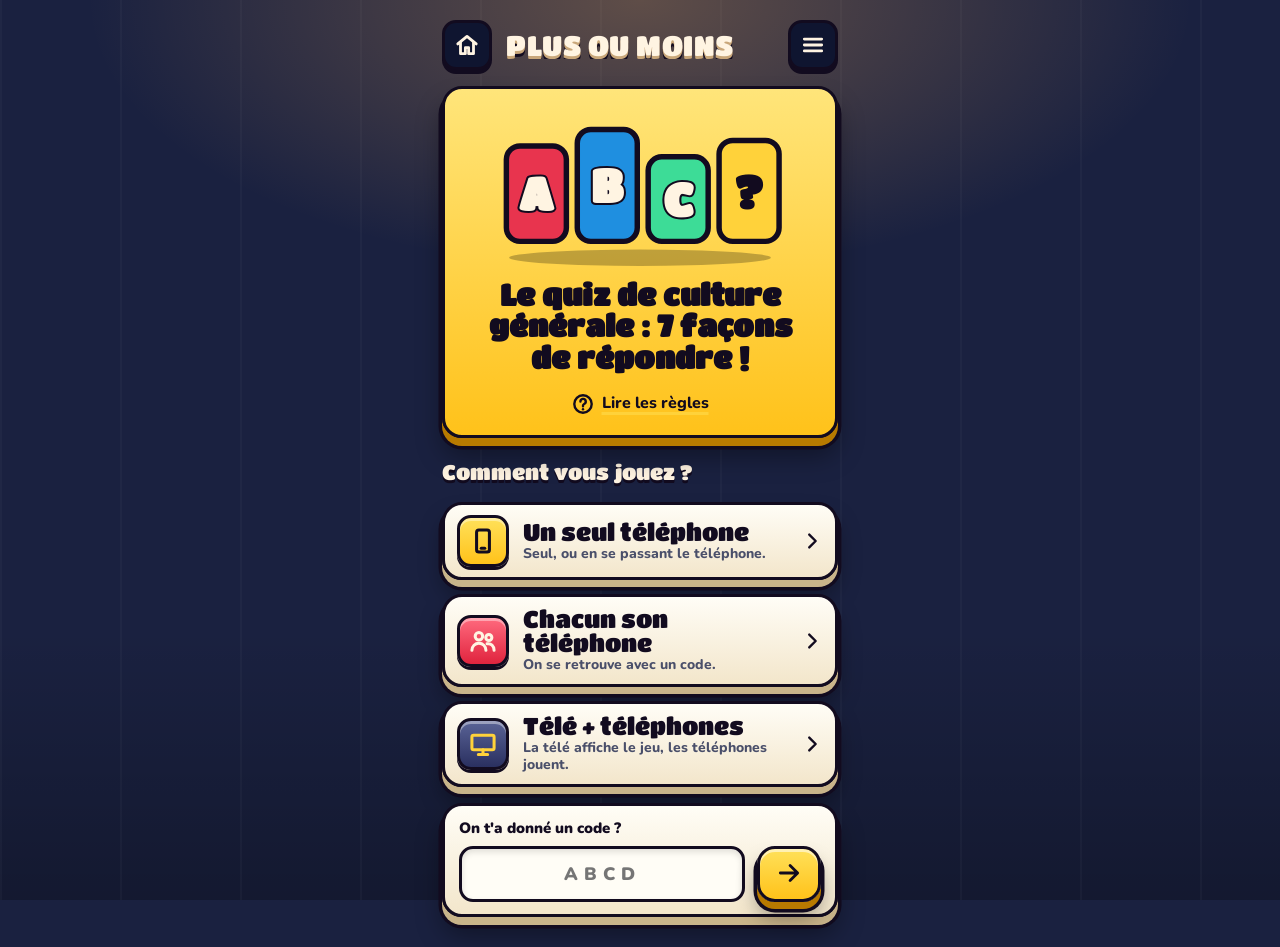
<file: plus-ou-moins/index.html>
<!DOCTYPE html>
<html lang="fr">
<head>
<meta charset="utf-8">
<meta name="viewport" content="width=device-width, initial-scale=1">
<title>Plus ou moins</title>
<meta name="description" content="Combien de marches a la tour Eiffel ? Chacun donne son estimation, le plus proche gagne.">
<meta name="theme-color" content="#1A2140">
<link rel="icon" href="data:image/svg+xml,%3Csvg xmlns='http://www.w3.org/2000/svg' viewBox='0 0 64 64'%3E%3Crect x='4' y='34' width='56' height='16' fill='%23fff' stroke='%23111' stroke-width='4'/%3E%3Cpath d='M22 32V10l16 6-16 6' fill='%23FF2D2D' stroke='%23111' stroke-width='3'/%3E%3C/svg%3E">
<link rel="preload" href="../fonts/bangers.woff2" as="font" type="font/woff2" crossorigin>
<link rel="preload" href="../fonts/comic-neue-700.woff2" as="font" type="font/woff2" crossorigin>
<link rel="manifest" href="../manifest.webmanifest">
<link rel="apple-touch-icon" href="../icones/icone-180.png">
<link rel="stylesheet" href="../commun/commun.css?v=5">
<style>
.question{font-family:var(--titre);font-size:30px;letter-spacing:1px;line-height:1.1;text-wrap:balance}
body.tele .question{font-size:52px}
.saisie{display:flex;align-items:stretch;gap:10px}
.saisie input{flex:1;min-width:0;font-family:var(--titre);font-size:32px!important;letter-spacing:1px;text-align:right}
.saisie .unite{display:flex;align-items:center;font-size:18px;max-width:45%}
.regle-boite{padding:12px 8px 8px}
#regle{width:100%;height:auto;display:block;overflow:visible}
.marque{animation:tombe .45s cubic-bezier(.3,1.6,.5,1) both}
@keyframes tombe{from{transform:translateY(-30px);opacity:0}to{transform:none;opacity:1}}
.vraie{animation:tombe .5s cubic-bezier(.3,1.8,.5,1) both}
.vrai-txt{text-align:center;font-family:var(--titre);font-size:26px;letter-spacing:1px}
body.tele .vrai-txt{font-size:44px}
.resultats li{padding:6px 0;border-bottom:2px dashed rgba(0,0,0,.25)}
.resultats li:last-child{border-bottom:0}
.resultats .pastille{display:inline-block;width:14px;height:14px;border:2px solid #111;margin-right:8px;vertical-align:-1px}
.etoile{color:var(--orange)}
#local-noms{display:flex;flex-direction:column;gap:10px}
.nom-ligne{display:flex;gap:10px}
.nom-ligne input{flex:1}
.nom-ligne .btn{flex:none;width:50px}
.carte-q{position:relative;padding-top:22px;margin-top:10px}
.q-type{position:absolute;top:-16px;left:50%;transform:translateX(-50%) rotate(-2deg);white-space:nowrap;font-family:var(--titre);font-size:15px;color:#FFF4E2;background:linear-gradient(#5DB8FF,#1F8FE0);border:3px solid #120B1F;border-radius:10px;padding:3px 12px;box-shadow:0 4px 0 #120B1F;text-shadow:0 2px 0 #120B1F}
.q-extra{display:flex;flex-direction:column;gap:6px;margin-top:10px;font-size:17px}
.q-extra span{background:rgba(18,11,31,.06);border:2px solid rgba(18,11,31,.15);border-radius:10px;padding:4px 10px}
body.tele .q-extra{font-size:28px}
#bloc-reponse>div{display:none}
#bloc-reponse[data-t="nombre"] #rep-nombre,#bloc-reponse[data-t="jauge"] #rep-curseur,#bloc-reponse[data-t="frise"] #rep-curseur,#bloc-reponse[data-t="qcm"] #rep-qcm,#bloc-reponse[data-t="vf"] #rep-vf,#bloc-reponse[data-t="pm"] #rep-pm,#bloc-reponse[data-t="ordre"] #rep-ordre{display:flex}
#bloc-reponse[data-t="qcm"] #valider,#bloc-reponse[data-t="vf"] #valider,#bloc-reponse[data-t="pm"] #valider{display:none}
.rep-curseur{flex-direction:column;align-items:center;gap:10px}
.compteur{display:flex;align-items:baseline;gap:8px;background:#0F1530;border:3.5px solid #120B1F;border-radius:18px;padding:4px 22px;box-shadow:inset 0 4px 8px rgba(0,0,0,.6),0 5px 0 #120B1F}
.compteur span{font-family:var(--titre);font-size:52px;line-height:1.1;color:#FFD23A}
.compteur small{font-weight:900;font-size:15px;color:#C7CDE6}
.piste{width:100%}
#curseur{-webkit-appearance:none;appearance:none;width:100%;height:56px;background:transparent;margin:0;cursor:pointer}
#curseur::-webkit-slider-runnable-track{height:26px;border-radius:999px;background:linear-gradient(#C98A4E,#7A4520);border:3.5px solid #120B1F;box-shadow:inset 0 4px 6px rgba(0,0,0,.35),0 5px 0 #120B1F}
#curseur::-moz-range-track{height:20px;border-radius:999px;background:linear-gradient(#C98A4E,#7A4520);border:3.5px solid #120B1F;box-shadow:0 5px 0 #120B1F}
#curseur::-webkit-slider-thumb{-webkit-appearance:none;width:50px;height:50px;margin-top:-16px;border-radius:50%;background:radial-gradient(circle at 35% 30%,#fff,#FFD23A 40%,#C77800);border:3.5px solid #120B1F;box-shadow:0 5px 0 #120B1F}
#curseur::-moz-range-thumb{width:44px;height:44px;border-radius:50%;background:radial-gradient(circle at 35% 30%,#fff,#FFD23A 40%,#C77800);border:3.5px solid #120B1F;box-shadow:0 5px 0 #120B1F}
.bornes{display:flex;justify-content:space-between;font-weight:900;font-size:14px;color:#C7CDE6;padding:2px 6px 0}
.rep-qcm{display:grid!important;grid-template-columns:repeat(2,minmax(0,1fr));gap:14px}
#bloc-reponse:not([data-t="qcm"]) .rep-qcm{display:none!important}
.opt{position:relative;display:flex;align-items:center;gap:10px;min-height:76px;padding:10px 12px;text-align:left;font-family:var(--titre);font-size:19px;line-height:1.1;color:#FFF4E2;text-shadow:0 2px 0 #120B1F;border:3.5px solid #120B1F;border-radius:18px;cursor:pointer;transition:transform .1s;overflow-wrap:anywhere}
.opt i{flex:none;width:36px;height:36px;border-radius:11px;background:rgba(255,255,255,.92);color:#120B1F;border:3px solid #120B1F;display:flex;align-items:center;justify-content:center;font-style:normal;font-size:19px;text-shadow:none}
.opt.o0{background:linear-gradient(#FF6A7E,#E8344E);box-shadow:inset 0 3px 0 rgba(255,255,255,.35),0 7px 0 #8E1426,0 7px 0 3.5px #120B1F}
.opt.o1{background:linear-gradient(#5DB8FF,#1F8FE0);box-shadow:inset 0 3px 0 rgba(255,255,255,.35),0 7px 0 #11507F,0 7px 0 3.5px #120B1F}
.opt.o2{background:linear-gradient(#5CF0A0,#2EBF7A);box-shadow:inset 0 3px 0 rgba(255,255,255,.35),0 7px 0 #167A4A,0 7px 0 3.5px #120B1F}
.opt.o3{background:linear-gradient(#FFE15A,#FFC21A);color:#120B1F;text-shadow:none;box-shadow:inset 0 3px 0 rgba(255,255,255,.55),0 7px 0 #B87A00,0 7px 0 3.5px #120B1F}
.opt:active{transform:translateY(6px)}
.rep-vf{justify-content:center;gap:18px}
.buzz{display:flex;flex-direction:column;align-items:center;gap:0;background:none;border:0;padding:0;cursor:pointer;flex:1;max-width:190px}
.buzz svg{width:100%;height:auto;overflow:visible}
.buzz .dome{transition:transform .12s}
@media (hover:hover){.buzz:hover .dome{transform:translateY(3px)}}
.buzz:active .dome{transform:translateY(10px)}
.plaque{margin-top:-6px;font-family:var(--titre);font-size:24px;color:#FFF4E2;padding:4px 24px;border:3.5px solid #120B1F;border-radius:14px;text-shadow:0 2px 0 #120B1F}
.plaque.vert{background:linear-gradient(#5CF0A0,#1FBF6A);box-shadow:0 5px 0 #0E6B3A,0 5px 0 3.5px #120B1F}
.plaque.rouge{background:linear-gradient(#FF6A7E,#E0243E);box-shadow:0 5px 0 #7A0F20,0 5px 0 3.5px #120B1F}
.rep-pm{align-items:center;justify-content:center;gap:12px}
.pm-btn{flex:1;display:flex;flex-direction:column;align-items:center;gap:4px;padding:14px 8px 12px;font-family:var(--titre);font-size:22px;color:#FFF4E2;text-shadow:0 2px 0 #120B1F;border:3.5px solid #120B1F;border-radius:20px;cursor:pointer}
.pm-btn svg{width:44px;height:36px}
.pm-btn.plus{background:linear-gradient(#5CF0A0,#2EBF7A);box-shadow:inset 0 3px 0 rgba(255,255,255,.4),0 8px 0 #167A4A,0 8px 0 3.5px #120B1F}
.pm-btn.moins{background:linear-gradient(#FF6A7E,#E8344E);box-shadow:inset 0 3px 0 rgba(255,255,255,.35),0 8px 0 #8E1426,0 8px 0 3.5px #120B1F}
.pm-btn:active{transform:translateY(6px)}
.pm-ref{flex:1.2;text-align:center;background:linear-gradient(#FFFDF6,#F3E6CB);color:#120B1F;border:3.5px solid #120B1F;border-radius:18px;padding:8px 6px;box-shadow:0 6px 0 #C9B48A,0 6px 0 3.5px #120B1F;animation:balance 2.4s ease-in-out infinite}
.pm-ref small{display:block;font-size:12px;letter-spacing:2px;color:#6B7194}
.pm-ref b{font-family:var(--titre);font-weight:400;font-size:24px;line-height:1.05;overflow-wrap:anywhere}
@keyframes balance{0%,100%{transform:rotate(-2deg)}50%{transform:rotate(2deg)}}
.rep-ordre{flex-direction:column;gap:14px}
.jetons-ordre{display:grid;grid-template-columns:repeat(2,minmax(0,1fr));gap:12px}
.tok{position:relative;min-height:60px;padding:8px 10px;font-family:var(--titre);font-size:17px;line-height:1.1;color:#120B1F;background:linear-gradient(#FFFDF6,#F3E6CB);border:3.5px solid #120B1F;border-radius:16px;box-shadow:0 6px 0 #C9B48A,0 6px 0 3.5px #120B1F;cursor:pointer;overflow-wrap:anywhere}
.tok[disabled]{opacity:.5;transform:translateY(5px);box-shadow:0 1px 0 #C9B48A,0 1px 0 3.5px #120B1F;cursor:default}
.tok em{position:absolute;top:-12px;right:-10px;width:32px;height:32px;border-radius:50%;background:#FFD23A;border:3px solid #120B1F;display:flex;align-items:center;justify-content:center;font-style:normal;font-size:17px;box-shadow:0 3px 0 #120B1F}
.rail{display:flex;flex-direction:column;gap:8px;background:linear-gradient(#C98A4E,#A2652F);border:3.5px solid #120B1F;border-radius:18px;padding:10px;box-shadow:0 7px 0 #6B3D1C,0 7px 0 3.5px #120B1F}
.rail-bout{font-weight:900;font-size:13px;color:#FFF4E2;text-transform:uppercase;letter-spacing:1px}
.cases-ordre{display:flex;flex-direction:column;gap:6px}
.case-ordre{display:flex;align-items:center;gap:10px;min-height:40px;padding:4px 10px;border:3px dashed rgba(255,244,226,.6);border-radius:12px;color:#F3D9B8;font-weight:900}
.case-ordre.pleine{border-style:solid;border-color:#120B1F;background:#FFF4E2;color:#120B1F;font-family:var(--titre);font-weight:400}
.case-ordre b{font-family:var(--titre);font-weight:400;width:24px}
.rep-ordre .btn.plat{align-self:center}
.bloc-choix{display:flex;flex-direction:column;gap:10px}
.ligne-choix{display:flex;align-items:center;gap:10px;padding:10px 12px;background:linear-gradient(#FFFDF6,#F3E6CB);color:#120B1F;border:3.5px solid #120B1F;border-radius:16px;box-shadow:0 5px 0 #120B1F;transition:transform .3s,opacity .3s,background .3s}
.ligne-choix .lib{flex:1;min-width:0;font-family:var(--titre);font-size:19px;line-height:1.1}
.ligne-choix .qui{display:flex;flex-wrap:wrap;gap:2px;justify-content:flex-end}
.ligne-choix.juste{background:linear-gradient(#8FF5BE,#3DDC97);transform:scale(1.03)}
.ligne-choix.terne{opacity:.55}
.ligne-choix .ok{flex:none;width:30px;height:30px;border-radius:50%;background:#120B1F;color:#3DDC97;display:flex;align-items:center;justify-content:center;font-size:18px}
body.tele .ligne-choix .lib{font-size:30px}
.ex-txt{background:#0F1530;color:#FFF4E2;border:3px solid #120B1F;border-radius:14px;padding:10px 14px;font-size:16px;box-shadow:0 4px 0 #120B1F}
body.tele .ex-txt{font-size:24px}
@media (prefers-reduced-motion:reduce){.marque,.vraie,.pm-ref{animation:none}}
</style>
<link rel="stylesheet" href="../commun/theme.css?v=2">
</head>
<body>
<div id="app">

  <!-- Réglages : déplacés dans le salon ou dans l'écran local -->
  <div id="reglages-jeu" style="display:flex;flex-direction:column;gap:16px">
    <h3 class="intertitre">Réglages</h3>
    <div><label id="l-nbq">Questions</label><div class="jetons" role="radiogroup" aria-labelledby="l-nbq" id="nbq"></div></div>
    <div><label id="l-chrono">Chrono pour répondre</label><div class="jetons" role="radiogroup" aria-labelledby="l-chrono" id="chronos"></div></div>
    <details class="options">
      <summary>Thèmes <small id="nb-q"></small></summary>
      <div class="options-corps"><div class="jetons multi" role="group" aria-label="Thèmes" id="cats"></div></div>
    </details>
  </div>

  <!-- LOCAL : les joueurs -->
  <section class="screen" id="s-local">
    <h2>Un seul téléphone</h2>
    <div class="case" style="display:flex;flex-direction:column;gap:10px">
      <label style="margin:0">Les joueurs (seul, ou jusqu'à 8)</label>
      <div id="local-noms"></div>
      <button class="btn plat" id="ajout-joueur" type="button"><svg class="ico" aria-hidden="true"><use href="#i-plus"/></svg>Ajouter un joueur</button>
    </div>
    <div id="place-local"></div>
    <p class="bandeau alerte" id="err-local" role="alert" style="display:none"></p>
    <div class="barre-bas">
      <button class="btn" id="lancer-local" type="button"><svg class="ico" aria-hidden="true"><use href="#i-suite"/></svg>LANCER LA PARTIE</button>
    </div>
  </section>

  <!-- LOCAL : passer l'appareil -->
  <section class="screen" id="s-passe">
    <h2 id="passe-titre"></h2>
    <div class="case"><p id="passe-texte">Les autres ne doivent pas regarder l'écran.</p></div>
    <div class="bas"><button class="btn" id="passe-ok" type="button"></button></div>
  </section>

  <!-- PARTIE -->
  <section class="screen" id="s-jeu">
    <div class="plaques">
      <div class="case jaune"><small id="lbl-score">Ton score</small><b id="score">0</b></div>
      <div class="case"><small>Question</small><b id="num"></b></div>
    </div>
    <p class="bandeau alerte" id="deco" role="alert" style="display:none"></p>
    <div class="grandecran">
      <div style="display:flex;flex-direction:column;gap:16px">
        <div class="case carte-q">
          <span class="q-type" id="q-type"></span>
          <p class="petit" id="qui-repond"></p>
          <p class="question" id="question"></p>
          <div class="q-extra" id="q-extra" style="display:none"></div>
        </div>
        <div id="chrono"></div>
        <!-- répondre -->
        <div id="bloc-reponse" style="display:flex;flex-direction:column;gap:14px">
          <div class="saisie" id="rep-nombre">
            <input type="text" id="valeur" inputmode="decimal" autocomplete="off" placeholder="?" aria-label="Ta réponse">
            <span class="unite" id="unite"></span>
          </div>
          <div class="rep-curseur" id="rep-curseur">
            <div class="compteur"><span id="curseur-val">0</span><small id="curseur-unite"></small></div>
            <div class="piste" id="piste">
              <input type="range" id="curseur" min="0" max="100" step="1" aria-label="Ta réponse">
              <div class="bornes"><span id="curseur-min"></span><span id="curseur-mil"></span><span id="curseur-max"></span></div>
            </div>
          </div>
          <div class="rep-qcm" id="rep-qcm"></div>
          <div class="rep-vf" id="rep-vf">
            <button type="button" class="buzz" data-v="1" aria-label="Vrai">
              <svg viewBox="0 0 200 180" aria-hidden="true"><defs><radialGradient id="dome-v" cx=".38" cy=".25" r=".85"><stop offset="0" stop-color="#D8FFE8"/><stop offset=".35" stop-color="#4FE89F"/><stop offset="1" stop-color="#128A4C"/></radialGradient><linearGradient id="cote-v" x1="0" x2="1"><stop offset="0" stop-color="#1FBF6A"/><stop offset="1" stop-color="#0E6B3A"/></linearGradient><linearGradient id="socle-h" x1="0" y1="0" x2="0" y2="1"><stop offset="0" stop-color="#5A6396"/><stop offset="1" stop-color="#2A3060"/></linearGradient><linearGradient id="socle-c" x1="0" y1="0" x2="0" y2="1"><stop offset="0" stop-color="#2E3566"/><stop offset="1" stop-color="#141938"/></linearGradient><linearGradient id="chrome" x1="0" y1="0" x2="0" y2="1"><stop offset="0" stop-color="#fff"/><stop offset=".5" stop-color="#B8C0D8"/><stop offset="1" stop-color="#5E6588"/></linearGradient></defs>
                <ellipse cx="100" cy="166" rx="86" ry="10" fill="#000" opacity=".4"/><path d="M22 112v22q78 34 156 0v-22z" fill="url(#socle-c)" stroke="#120B1F" stroke-width="3.5" stroke-linejoin="round"/><ellipse cx="100" cy="112" rx="78" ry="26" fill="url(#socle-h)" stroke="#120B1F" stroke-width="3.5"/><ellipse cx="100" cy="106" rx="62" ry="20" fill="url(#chrome)" stroke="#120B1F" stroke-width="3"/><ellipse cx="100" cy="104" rx="53" ry="16" fill="#0B0F24"/>
                <g class="dome"><path d="M47 70v30q53 22 106 0V70z" fill="url(#cote-v)" stroke="#120B1F" stroke-width="3.5" stroke-linejoin="round"/><path d="M47 70c0-40 106-40 106 0 0 14-106 14-106 0z" fill="url(#dome-v)" stroke="#120B1F" stroke-width="3.5"/><ellipse cx="80" cy="47" rx="22" ry="8" fill="#fff" opacity=".6" transform="rotate(-10 80 47)"/><g transform="translate(100 63) scale(1 .62)"><path d="M-18 0l12 12 25-25" fill="none" stroke="#120B1F" stroke-width="13" stroke-linecap="round" stroke-linejoin="round"/><path d="M-18 0l12 12 25-25" fill="none" stroke="#fff" stroke-width="6.5" stroke-linecap="round" stroke-linejoin="round"/></g></g></svg>
              <span class="plaque vert">VRAI</span>
            </button>
            <button type="button" class="buzz" data-v="0" aria-label="Faux">
              <svg viewBox="0 0 200 180" aria-hidden="true"><defs><radialGradient id="dome-f" cx=".38" cy=".25" r=".85"><stop offset="0" stop-color="#FFE0E5"/><stop offset=".35" stop-color="#FF5470"/><stop offset="1" stop-color="#A8123F"/></radialGradient><linearGradient id="cote-f" x1="0" x2="1"><stop offset="0" stop-color="#E0243E"/><stop offset="1" stop-color="#7A0F20"/></linearGradient></defs>
                <ellipse cx="100" cy="166" rx="86" ry="10" fill="#000" opacity=".4"/><path d="M22 112v22q78 34 156 0v-22z" fill="url(#socle-c)" stroke="#120B1F" stroke-width="3.5" stroke-linejoin="round"/><ellipse cx="100" cy="112" rx="78" ry="26" fill="url(#socle-h)" stroke="#120B1F" stroke-width="3.5"/><ellipse cx="100" cy="106" rx="62" ry="20" fill="url(#chrome)" stroke="#120B1F" stroke-width="3"/><ellipse cx="100" cy="104" rx="53" ry="16" fill="#0B0F24"/>
                <g class="dome"><path d="M47 70v30q53 22 106 0V70z" fill="url(#cote-f)" stroke="#120B1F" stroke-width="3.5" stroke-linejoin="round"/><path d="M47 70c0-40 106-40 106 0 0 14-106 14-106 0z" fill="url(#dome-f)" stroke="#120B1F" stroke-width="3.5"/><ellipse cx="80" cy="47" rx="22" ry="8" fill="#fff" opacity=".6" transform="rotate(-10 80 47)"/><g transform="translate(100 63) scale(1 .62)"><path d="M-14-14l28 28m0-28l-28 28" fill="none" stroke="#120B1F" stroke-width="13" stroke-linecap="round"/><path d="M-14-14l28 28m0-28l-28 28" fill="none" stroke="#fff" stroke-width="6.5" stroke-linecap="round"/></g></g></svg>
              <span class="plaque rouge">FAUX</span>
            </button>
          </div>
          <div class="rep-pm" id="rep-pm">
            <button type="button" class="pm-btn plus" data-v="1"><svg viewBox="0 0 54 44" aria-hidden="true"><path d="M27 4 50 38H4z" fill="#FFF4E2" stroke="#120B1F" stroke-width="4" stroke-linejoin="round"/></svg>PLUS</button>
            <div class="pm-ref"><small>QUE</small><b id="pm-ref"></b></div>
            <button type="button" class="pm-btn moins" data-v="0"><svg viewBox="0 0 54 44" aria-hidden="true"><path d="M27 40 50 6H4z" fill="#FFF4E2" stroke="#120B1F" stroke-width="4" stroke-linejoin="round"/></svg>MOINS</button>
          </div>
          <div class="rep-ordre" id="rep-ordre">
            <div class="jetons-ordre" id="jetons-ordre"></div>
            <div class="rail"><span class="rail-bout" id="ordre-lo"></span><div class="cases-ordre" id="cases-ordre"></div><span class="rail-bout" id="ordre-hi"></span></div>
            <button class="btn plat" id="ordre-reset" type="button"><svg class="ico" aria-hidden="true"><use href="#i-rejouer"/></svg>Recommencer</button>
          </div>
          <button class="btn" id="valider" type="button"><svg class="ico" aria-hidden="true"><use href="#i-envoyer"/></svg>VALIDER</button>
          <p class="bandeau alerte" id="err-valeur" role="alert" style="display:none"></p>
        </div>
        <p class="bandeau" id="attente" style="display:none"></p>
        <!-- révélation -->
        <div class="case regle-boite" id="bloc-regle" style="display:none">
          <svg id="regle" viewBox="0 0 360 160" role="img" aria-label="Réponses placées sur une règle"></svg>
          <p class="vrai-txt" id="vrai-txt"></p>
        </div>
        <div class="bloc-choix" id="bloc-choix" style="display:none"></div>
        <p class="ex-txt" id="ex-txt" style="display:none"></p>
        <div class="boum" id="resultat" style="display:none">
          <svg aria-hidden="true" viewBox="0 0 240 110"><polygon points="120,2 138,26 168,8 170,36 206,26 194,52 236,58 198,72 216,100 176,88 168,108 142,88 120,108 100,88 70,106 68,84 26,96 46,70 4,58 44,46 30,20 68,34 74,8 100,26" fill="#FFE600" stroke="#111" stroke-width="4" stroke-linejoin="round"/></svg>
          <div id="resultat-texte"><span id="res-mot"></span><span class="reel">+<b id="res-num">0</b></span></div>
        </div>
      </div>
      <div style="display:flex;flex-direction:column;gap:16px">
        <ul class="gens" id="gens-jeu" style="display:none"></ul>
        <div class="case" id="bloc-resultats" style="display:none"><ul class="liste resultats" id="resultats"></ul></div>
        <div class="bas" style="margin-top:0">
          <button class="btn jaune" id="reveler-mnt" type="button" style="display:none">RÉVÉLER SANS ATTENDRE</button>
          <button class="btn" id="suivante" type="button" style="display:none">QUESTION SUIVANTE</button>
          <button class="btn plat" id="arreter" type="button" style="display:none">Terminer la partie ici</button>
        </div>
      </div>
    </div>
  </section>

  <!-- FIN -->
  <section class="screen" id="s-fin">
    <h2>Partie terminée !</h2>
    <div class="case jaune centre">
      <div class="petit" id="fin-lbl">TON SCORE</div>
      <div class="grand" id="fin-score"></div>
      <div class="petit" id="fin-detail"></div>
    </div>
    <p class="bandeau centre" id="fin-gagnant"></p>
    <div class="case"><ul class="liste" id="classement"></ul></div>
    <h2 id="titre-badges">Les moments forts</h2>
    <div class="badges" id="badges"></div>
    <div class="bas">
      <button class="btn" id="rejouer" type="button"><svg class="ico" aria-hidden="true"><use href="#i-rejouer"/></svg>REJOUER</button>
      <button class="btn plat" id="changer" type="button"><svg class="ico" aria-hidden="true"><use href="#i-reglages"/></svg>Changer les réglages</button>
    </div>
  </section>
</div>

<script src="../commun/avatars.js?v=4"></script>
<script src="../commun/ambiance.js?v=2"></script>
<script src="../commun/commun.js?v=7"></script>
<script>
"use strict";
/* ---------- Questions : [question, réponse, unité, "a" si c'est une année] ---------- */
const QUESTIONS = [["En quelle année a eu lieu la prise de la Bastille ?", 1789, "", "a", "histoire"], ["Combien d'os compte le squelette d'un adulte ?", 206, "os", "", "sciences"], ["Quelle est la distance moyenne entre la Terre et la Lune ?", 384400, "km", "", "sciences"], ["Quelle est la hauteur du mont Everest ?", 8849, "m", "", "geo"], ["En quelle année l'homme a-t-il marché sur la Lune pour la première fois ?", 1969, "", "a", "histoire"], ["Combien de pays sont membres de l'ONU ?", 193, "pays", "", "geo"], ["Combien de touches compte un piano classique ?", 88, "touches", "", "loisirs"], ["Combien de cases compte un échiquier ?", 64, "cases", "", "loisirs"], ["Quelle est la vitesse de la lumière ?", 299792, "km/s", "", "sciences"], ["Combien y a-t-il de départements en France (outre-mer compris) ?", 101, "départements", "", "geo"], ["En quelle année la tour Eiffel a-t-elle été inaugurée ?", 1889, "", "a", "histoire"], ["Combien de cartes compte un jeu de tarot ?", 78, "cartes", "", "loisirs"], ["Combien de dents a un adulte (dents de sagesse comprises) ?", 32, "dents", "", "sciences"], ["En quelle année le mur de Berlin est-il tombé ?", 1989, "", "a", "histoire"], ["Combien de minutes y a-t-il dans une semaine ?", 10080, "minutes", "", "sciences"], ["Combien de secondes y a-t-il dans une journée ?", 86400, "secondes", "", "sciences"], ["Quelle est la profondeur de la fosse des Mariannes, environ ?", 10994, "m", "", "geo"], ["En quelle année est né Napoléon Bonaparte ?", 1769, "", "a", "histoire"], ["En quelle année est sorti le premier iPhone ?", 2007, "", "a", "loisirs"], ["Combien de cœurs a une pieuvre ?", 3, "cœurs", "", "sciences"], ["Quelle vitesse peut atteindre un guépard en pointe, environ ?", 110, "km/h", "", "sciences"], ["En quelle année a eu lieu la toute première Coupe du monde de football ?", 1930, "", "a", "loisirs"], ["Quel est le diamètre de la Terre, environ ?", 12742, "km", "", "sciences"], ["Quelle est la distance moyenne entre la Terre et le Soleil ?", 150, "millions de km", "", "sciences"], ["Combien de litres de sang contient le corps d'un adulte, environ ?", 5, "litres", "", "sciences"], ["Combien de marches faut-il monter pour atteindre le sommet de la tour Eiffel ?", 1665, "marches", "", "geo"], ["Quelle est la hauteur de la tour Eiffel, antennes comprises ?", 330, "m", "", "geo"], ["En quelle année le tunnel sous la Manche a-t-il été inauguré ?", 1994, "", "a", "histoire"], ["Quelle est la longueur officielle d'un marathon ?", 42.195, "km", "", "loisirs"], ["Combien y a-t-il d'États aux États-Unis ?", 50, "États", "", "geo"], ["Combien d'habitants compte Paris intra-muros, environ ?", 2.1, "millions", "", "geo"], ["En quelle année la peine de mort a-t-elle été abolie en France ?", 1981, "", "a", "histoire"], ["En quelle année les Françaises ont-elles obtenu le droit de vote ?", 1944, "", "a", "histoire"], ["Combien de pièces y a-t-il au total au début d'une partie d'échecs ?", 32, "pièces", "", "loisirs"], ["Combien de langues officielles a la Suisse ?", 4, "langues", "", "geo"], ["Quelle est la hauteur de la statue de la Liberté, sans son socle ?", 46, "m", "", "geo"], ["En quelle année a eu lieu la révolution russe ?", 1917, "", "a", "histoire"], ["Combien de pays font partie de l'Union européenne ?", 27, "pays", "", "geo"], ["Combien d'étoiles y a-t-il sur le drapeau européen ?", 12, "étoiles", "", "loisirs"], ["Quelle est la longueur de la Seine, environ ?", 777, "km", "", "geo"], ["Combien de vertèbres compte la colonne vertébrale humaine, environ ?", 33, "vertèbres", "", "sciences"], ["Quelle est la température à la surface du Soleil, environ ?", 5500, "°C", "", "sciences"], ["Quel est l'âge de l'Univers, environ ?", 13.8, "milliards d'années", "", "sciences"], ["En quelle année est sorti le premier livre Harry Potter ?", 1997, "", "a", "loisirs"], ["En quelle année est sorti le tout premier film Star Wars ?", 1977, "", "a", "loisirs"], ["En quelle année Google a-t-il été créé ?", 1998, "", "a", "loisirs"], ["En quelle année YouTube a-t-il été créé ?", 2005, "", "a", "loisirs"], ["En quelle année Facebook a-t-il été créé ?", 2004, "", "a", "loisirs"], ["En quelle année est sortie la version complète de Minecraft ?", 2011, "", "a", "loisirs"], ["En quelle année le mode Battle Royale de Fortnite est-il sorti ?", 2017, "", "a", "loisirs"], ["Combien de Pokémon compte la toute première génération ?", 151, "Pokémon", "", "loisirs"], ["Quelle est la vitesse du son dans l'air, environ ?", 343, "m/s", "", "sciences"], ["Combien de ponts traversent la Seine à Paris, environ ?", 37, "ponts", "", "geo"], ["Combien de fois bat le cœur d'un adulte au repos, en moyenne, par minute ?", 70, "battements", "", "sciences"], ["Combien de pays compte l'Afrique ?", 54, "pays", "", "geo"], ["Quelle est la hauteur du Burj Khalifa, la plus haute tour du monde ?", 828, "m", "", "geo"], ["Combien de neurones compte le cerveau humain, environ ?", 86, "milliards", "", "sciences"], ["Combien d'œufs pond une poule pondeuse par an, environ ?", 300, "œufs", "", "sciences"], ["Jusqu'à quel âge a vécu Jeanne Calment, la doyenne de l'humanité ?", 122, "ans", "", "histoire"], ["Combien de pays le Danube traverse-t-il ?", 10, "pays", "", "geo"], ["Quelle part de la surface de la Terre est couverte d'eau ?", 71, "%", "", "sciences"], ["Quelle part du corps humain est faite d'eau, environ ?", 60, "%", "", "sciences"], ["Combien d'éléments compte le tableau périodique ?", 118, "éléments", "", "sciences"], ["Quel est le numéro atomique de l'or ?", 79, "", "", "sciences"], ["En quelle année Christophe Colomb a-t-il atteint l'Amérique ?", 1492, "", "a", "histoire"], ["En quelle année a eu lieu la bataille de Marignan ?", 1515, "", "a", "histoire"], ["En quelle année la Seconde Guerre mondiale s'est-elle terminée ?", 1945, "", "a", "histoire"], ["En quelle année la Première Guerre mondiale a-t-elle commencé ?", 1914, "", "a", "histoire"], ["Quelle est la hauteur d'un panier de basket ?", 305, "cm", "", "loisirs"], ["Quelle est la longueur d'une piscine olympique ?", 50, "m", "", "loisirs"], ["Combien de lettres compte l'alphabet français ?", 26, "lettres", "", "loisirs"], ["Combien de cases compte le plateau du Monopoly ?", 40, "cases", "", "loisirs"], ["Combien de dominos compte un jeu classique ?", 28, "dominos", "", "loisirs"], ["Combien de joueurs s'affrontent au début d'une partie de Fortnite Battle Royale ?", 100, "joueurs", "", "loisirs"], ["Combien de trous compte un parcours de golf classique ?", 18, "trous", "", "loisirs"], ["Quelle distance sépare Paris de Marseille par la route, environ ?", 775, "km", "", "geo"], ["Quelle distance sépare Paris de New York à vol d'oiseau, environ ?", 5840, "km", "", "geo"], ["Combien d'habitants compte la Chine, environ ?", 1.4, "milliard", "", "geo"], ["Quel est le record de vitesse d'un TGV, établi en 2007 ?", 575, "km/h", "", "loisirs"], ["À quelle température l'eau gèle-t-elle, en degrés Fahrenheit ?", 32, "°F", "", "sciences"], ["Combien de couleurs compte-t-on traditionnellement dans un arc-en-ciel ?", 7, "couleurs", "", "sciences"], ["Combien de planètes compte le système solaire ?", 8, "planètes", "", "sciences"], ["Combien de pattes a une araignée ?", 8, "pattes", "", "sciences"], ["Combien de semaines y a-t-il dans une année ?", 52, "semaines", "", "sciences"], ["Combien de cordes a une guitare classique ?", 6, "cordes", "", "loisirs"], ["Quelle est la hauteur du mont Blanc, environ ?", 4807, "m", "", "geo"], ["Combien d'habitants compte la France, environ ?", 68, "millions", "", "geo"], ["Combien d'humains vivent sur Terre, environ ?", 8, "milliards", "", "geo"], ["En quelle année Gutenberg a-t-il mis au point l'imprimerie, environ ?", 1450, "", "a", "histoire"], ["Quelle est la profondeur moyenne des océans, environ ?", 3688, "m", "", "geo"], ["Combien de kilomètres sépare la Terre de Mars au plus près, environ ?", 55, "millions de km", "", "sciences"], ["Quelle est la hauteur d'un filet de volley-ball masculin ?", 243, "cm", "", "loisirs"], ["Quelle est la longueur d'un court de tennis ?", 23.77, "m", "", "loisirs"], ["Combien de petits cubes visibles a un Rubik's Cube classique ?", 26, "cubes", "", "loisirs"], ["Combien d'étoiles y a-t-il sur le drapeau des États-Unis ?", 50, "étoiles", "", "loisirs"], ["En quelle année Charlemagne a-t-il été sacré empereur ?", 800, "", "a", "histoire"], ["En quelle année a eu lieu la bataille d'Hastings ?", 1066, "", "a", "histoire"], ["En quelle année Jeanne d'Arc est-elle morte à Rouen ?", 1431, "", "a", "histoire"], ["En quelle année Napoléon a-t-il été sacré empereur ?", 1804, "", "a", "histoire"], ["En quelle année a eu lieu la bataille de Waterloo ?", 1815, "", "a", "histoire"], ["En quelle année l'esclavage a-t-il été définitivement aboli en France ?", 1848, "", "a", "histoire"], ["En quelle année les États-Unis ont-ils déclaré leur indépendance ?", 1776, "", "a", "histoire"], ["En quelle année le Titanic a-t-il coulé ?", 1912, "", "a", "histoire"], ["En quelle année a eu lieu le débarquement en Normandie ?", 1944, "", "a", "histoire"], ["En quelle année l'URSS a-t-elle disparu ?", 1991, "", "a", "histoire"], ["En quelle année les pièces et billets en euros sont-ils arrivés ?", 2002, "", "a", "histoire"], ["En quelle année Louis XVI a-t-il été guillotiné ?", 1793, "", "a", "histoire"], ["En quelle année a été votée la loi de séparation des Églises et de l'État en France ?", 1905, "", "a", "histoire"], ["En quelle année Youri Gagarine est-il devenu le premier homme dans l'espace ?", 1961, "", "a", "histoire"], ["En quelle année l'Empire romain d'Occident est-il tombé ?", 476, "", "a", "histoire"], ["En quelle année Louis XIV est-il mort ?", 1715, "", "a", "histoire"], ["Combien d'années a duré le règne de Louis XIV ?", 72, "ans", "", "histoire"], ["Combien d'années a réellement duré la guerre de Cent Ans ?", 116, "ans", "", "histoire"], ["En quelle année le président John F. Kennedy a-t-il été assassiné ?", 1963, "", "a", "histoire"], ["En quelle année Nelson Mandela est-il devenu président de l'Afrique du Sud ?", 1994, "", "a", "histoire"], ["Combien d'années Nelson Mandela a-t-il passées en prison ?", 27, "ans", "", "histoire"], ["En quelle année la Ve République a-t-elle été fondée ?", 1958, "", "a", "histoire"], ["En quelle année l'Algérie est-elle devenue indépendante ?", 1962, "", "a", "histoire"], ["En quelle année les frères Lumière ont-ils fait leur première projection publique de cinéma ?", 1895, "", "a", "histoire"], ["En quelle année la tombe de Toutânkhamon a-t-elle été découverte ?", 1922, "", "a", "histoire"], ["En quelle année la ville de Pompéi a-t-elle été ensevelie par le Vésuve ?", 79, "", "a", "histoire"], ["En quelle année la première ligne du métro de Paris a-t-elle ouvert ?", 1900, "", "a", "histoire"], ["En quelle année le Concorde a-t-il fait son dernier vol commercial ?", 2003, "", "a", "histoire"], ["En quelle année a eu lieu la catastrophe nucléaire de Tchernobyl ?", 1986, "", "a", "histoire"], ["En quelle année Marie Curie a-t-elle reçu son premier prix Nobel ?", 1903, "", "a", "histoire"], ["En quelle année Louis Pasteur a-t-il testé son vaccin contre la rage sur un enfant ?", 1885, "", "a", "histoire"], ["Combien de présidents a eu la Ve République, de Charles de Gaulle à Emmanuel Macron compris ?", 8, "présidents", "", "histoire"], ["En quelle année a eu lieu le tout premier Tour de France ?", 1903, "", "a", "histoire"], ["En quelle année ont eu lieu les premiers Jeux olympiques modernes ?", 1896, "", "a", "histoire"], ["Combien de fois Paris a-t-elle accueilli les Jeux olympiques d'été, 2024 compris ?", 3, "fois", "", "histoire"], ["Jusqu'à quel âge Napoléon Bonaparte a-t-il vécu ?", 51, "ans", "", "histoire"], ["En quelle année la Joconde a-t-elle été volée au Louvre ?", 1911, "", "a", "histoire"], ["En quelle année la cathédrale Notre-Dame de Paris a-t-elle brûlé ?", 2019, "", "a", "histoire"], ["Combien de mois a duré la construction de la tour Eiffel, environ ?", 26, "mois", "", "histoire"], ["En quelle année l'école est-elle devenue obligatoire en France (lois Jules Ferry) ?", 1882, "", "a", "histoire"], ["En quelle année est sorti le premier long métrage parlant, « Le Chanteur de jazz » ?", 1927, "", "a", "histoire"], ["En quelle année des alpinistes ont-ils atteint le sommet de l'Everest pour la première fois ?", 1953, "", "a", "histoire"], ["En quelle année Vasco de Gama a-t-il atteint l'Inde par la mer ?", 1498, "", "a", "histoire"], ["En quelle année le traité de Versailles a-t-il été signé ?", 1919, "", "a", "histoire"], ["En quelle année Martin Luther King a-t-il prononcé son discours « I have a dream » ?", 1963, "", "a", "histoire"], ["En quelle année Magellan est-il parti pour le premier tour du monde ?", 1519, "", "a", "histoire"], ["En quelle année Gustave Eiffel est-il né ?", 1832, "", "a", "histoire"], ["Combien de chromosomes possède une cellule humaine ?", 46, "chromosomes", "", "sciences"], ["Combien de minutes met la lumière du Soleil pour arriver sur Terre, environ ?", 8, "minutes", "", "sciences"], ["Combien de lunes tournent autour de Mars ?", 2, "lunes", "", "sciences"], ["Combien de jours terrestres dure une année sur Mars, environ ?", 687, "jours", "", "sciences"], ["Combien de jours terrestres dure une année sur Vénus, environ ?", 225, "jours", "", "sciences"], ["Combien d'os compte une main humaine ?", 27, "os", "", "sciences"], ["Quelle est la température normale du corps humain ?", 37, "°C", "", "sciences"], ["Combien d'yeux a une abeille ?", 5, "yeux", "", "sciences"], ["Combien de pattes a un insecte ?", 6, "pattes", "", "sciences"], ["Combien de dents de lait a un enfant ?", 20, "dents", "", "sciences"], ["Combien de muscles compte le corps humain, environ ?", 600, "muscles", "", "sciences"], ["Quelle vitesse atteint un faucon pèlerin en piqué, environ ?", 390, "km/h", "", "sciences"], ["Combien de mois dure la grossesse d'une éléphante, environ ?", 22, "mois", "", "sciences"], ["Combien pèse un éléphant d'Afrique adulte, environ ?", 6, "tonnes", "", "sciences"], ["Quel est le diamètre de la Lune, environ ?", 3474, "km", "", "sciences"], ["Combien de Terres pourrait-on aligner sur le diamètre du Soleil, environ ?", 109, "Terres", "", "sciences"], ["À quelle altitude tourne la Station spatiale internationale, environ ?", 400, "km", "", "sciences"], ["À quelle vitesse file la Station spatiale internationale, environ ?", 28000, "km/h", "", "sciences"], ["Combien de fois la Station spatiale internationale fait-elle le tour de la Terre en une journée, environ ?", 16, "fois", "", "sciences"], ["À quelle température l'eau bout-elle, en degrés Fahrenheit ?", 212, "°F", "", "sciences"], ["Combien de gènes compte l'ADN humain, environ ?", 20000, "gènes", "", "sciences"], ["Combien d'années vit un chat domestique en moyenne, environ ?", 15, "ans", "", "sciences"], ["Quelle vitesse de pointe a atteint Usain Bolt lors de son record du 100 m, environ ?", 44, "km/h", "", "sciences"], ["Combien de bras a la plupart des étoiles de mer ?", 5, "bras", "", "sciences"], ["Combien pèse un cerveau humain adulte, environ ?", 1.4, "kg", "", "sciences"], ["Quelle surface de peau recouvre le corps d'un adulte, environ ?", 2, "m²", "", "sciences"], ["Combien d'heures par jour dort un koala, environ ?", 20, "heures", "", "sciences"], ["Quelle est la température au cœur du Soleil, environ ?", 15, "millions de °C", "", "sciences"], ["Quelle part de l'air est faite d'oxygène, environ ?", 21, "%", "", "sciences"], ["Quelle part de l'air est faite d'azote, environ ?", 78, "%", "", "sciences"], ["Quel est le numéro atomique du carbone ?", 6, "", "", "sciences"], ["Quel est le numéro atomique du fer ?", 26, "", "", "sciences"], ["Quel est le numéro atomique de l'oxygène ?", 8, "", "", "sciences"], ["Combien de degrés fait la somme des angles d'un triangle ?", 180, "°", "", "sciences"], ["Combien de zéros y a-t-il dans un milliard ?", 9, "zéros", "", "sciences"], ["Quelle est la longueur de l'équateur, environ ?", 40075, "km", "", "sciences"], ["Quelle est la hauteur d'Olympus Mons, le plus haut volcan de Mars, environ ?", 22, "km", "", "sciences"], ["À combien d'années-lumière se trouve Proxima du Centaure, l'étoile la plus proche du Soleil ?", 4.2, "années-lumière", "", "sciences"], ["Combien de jours la Lune met-elle pour faire le tour de la Terre, environ ?", 27, "jours", "", "sciences"], ["Combien de pattes a un crabe ?", 10, "pattes", "", "sciences"], ["Quelle est la longueur du Nil, environ ?", 6650, "km", "", "geo"], ["Quelle est la superficie de la France métropolitaine, environ ?", 550000, "km²", "", "geo"], ["Combien de régions compte la France métropolitaine ?", 13, "régions", "", "geo"], ["Combien de régions compte la France, outre-mer compris ?", 18, "régions", "", "geo"], ["Avec combien de pays la France métropolitaine a-t-elle une frontière terrestre ?", 8, "pays", "", "geo"], ["Quelle est la hauteur du Kilimandjaro, le plus haut sommet d'Afrique ?", 5895, "m", "", "geo"], ["Quelle est la superficie de la Russie, environ ?", 17, "millions de km²", "", "geo"], ["Combien de fuseaux horaires traverse la Russie ?", 11, "fuseaux", "", "geo"], ["Combien d'habitants compte l'agglomération de Tokyo, environ ?", 37, "millions", "", "geo"], ["Combien de pays compte l'Amérique du Sud ?", 12, "pays", "", "geo"], ["Combien de provinces compte le Canada ?", 10, "provinces", "", "geo"], ["Quelle est la longueur de la Grande Muraille de Chine, toutes branches comprises, environ ?", 21000, "km", "", "geo"], ["Quelle est la profondeur du lac Baïkal, le plus profond du monde ?", 1642, "m", "", "geo"], ["Quelle distance sépare Paris de Lyon par la route, environ ?", 465, "km", "", "geo"], ["Quelle distance sépare Paris de Londres à vol d'oiseau, environ ?", 344, "km", "", "geo"], ["Quelle est la hauteur du Salto Ángel, la plus haute chute d'eau du monde, environ ?", 979, "m", "", "geo"], ["Combien d'îles compte l'Indonésie, environ ?", 17000, "îles", "", "geo"], ["Quelle est la superficie du Sahara, environ ?", 9, "millions de km²", "", "geo"], ["Combien d'habitants compte l'Inde, environ ?", 1.4, "milliard", "", "geo"], ["Combien d'arrondissements compte Paris ?", 20, "arrondissements", "", "geo"], ["Combien de départements compte la France métropolitaine ?", 96, "départements", "", "geo"], ["Quelle est la hauteur du puy de Dôme ?", 1465, "m", "", "geo"], ["Quelle est la longueur du Rhône, environ ?", 812, "km", "", "geo"], ["À quelle altitude se trouve le lac Titicaca, environ ?", 3812, "m", "", "geo"], ["Quelle est la hauteur de l'Empire State Building jusqu'au toit, environ ?", 381, "m", "", "geo"], ["Quelle est la hauteur de l'Arc de Triomphe de Paris, environ ?", 50, "m", "", "geo"], ["Quelle est la longueur de l'avenue des Champs-Élysées, environ ?", 1910, "m", "", "geo"], ["Combien d'États compte l'Australie ?", 6, "États", "", "geo"], ["Combien d'habitants compte Marseille, environ ?", 870000, "habitants", "", "geo"], ["Quelle est la hauteur du Mont-Saint-Michel, flèche comprise, environ ?", 92, "m", "", "geo"], ["Quelle est la superficie de Paris intra-muros (bois compris), environ ?", 105, "km²", "", "geo"], ["Combien de joueurs par équipe sont sur le terrain au volley-ball ?", 6, "joueurs", "", "loisirs"], ["Combien de minutes dure un match de rugby (hors prolongations) ?", 80, "minutes", "", "loisirs"], ["Combien de minutes dure un match de basket NBA (hors prolongations) ?", 48, "minutes", "", "loisirs"], ["Combien de points vaut un essai au rugby ?", 5, "points", "", "loisirs"], ["Combien de buts la France a-t-elle marqués en finale de la Coupe du monde 2018 ?", 4, "buts", "", "loisirs"], ["En quelle année la France a-t-elle gagné sa première Coupe du monde de football ?", 1998, "", "a", "loisirs"], ["Combien de Coupes du monde de football le Brésil a-t-il gagnées ?", 5, "Coupes", "", "loisirs"], ["Quelle est la hauteur d'un but de football ?", 2.44, "m", "", "loisirs"], ["Quelle est la largeur d'un but de football ?", 7.32, "m", "", "loisirs"], ["Combien de cartes compte un jeu de belote ?", 32, "cartes", "", "loisirs"], ["Combien de cases compte le plateau du Scrabble ?", 225, "cases", "", "loisirs"], ["Combien de jetons compte un Scrabble en français ?", 102, "jetons", "", "loisirs"], ["Combien de fantômes poursuivent Pac-Man ?", 4, "fantômes", "", "loisirs"], ["En quelle année est sorti Super Mario Bros. sur NES ?", 1985, "", "a", "loisirs"], ["En quelle année est sortie la toute première PlayStation au Japon ?", 1994, "", "a", "loisirs"], ["En quelle année est sortie la Nintendo Switch ?", 2017, "", "a", "loisirs"], ["En quelle année est sorti GTA V ?", 2013, "", "a", "loisirs"], ["En quelle année Roblox est-il sorti ?", 2006, "", "a", "loisirs"], ["En quelle année Wikipédia a-t-il été créé ?", 2001, "", "a", "loisirs"], ["En quelle année Instagram a-t-il été lancé ?", 2010, "", "a", "loisirs"], ["En quelle année Apple a-t-il été fondé ?", 1976, "", "a", "loisirs"], ["En quelle année Microsoft a-t-il été fondé ?", 1975, "", "a", "loisirs"], ["En quelle année Netflix a-t-il été fondé ?", 1997, "", "a", "loisirs"], ["Combien de caractères pouvait contenir un tweet à l'origine ?", 140, "caractères", "", "loisirs"], ["Combien de jeux faut-il gagner, au minimum, pour remporter un set au tennis ?", 6, "jeux", "", "loisirs"], ["Combien de tournois du Grand Chelem y a-t-il chaque année au tennis ?", 4, "tournois", "", "loisirs"], ["Combien d'étapes compte le Tour de France ?", 21, "étapes", "", "loisirs"], ["Combien de kilomètres parcourt le Tour de France, environ ?", 3400, "km", "", "loisirs"], ["Combien de cases compte un damier de dames internationales ?", 100, "cases", "", "loisirs"], ["Combien de pions a chaque joueur au jeu de dames international ?", 20, "pions", "", "loisirs"], ["Combien de lettres compte le mot « anticonstitutionnellement » ?", 25, "lettres", "", "loisirs"], ["Combien de cordes a un violon ?", 4, "cordes", "", "loisirs"], ["Combien de symphonies Beethoven a-t-il composées ?", 9, "symphonies", "", "loisirs"], ["Combien de tomes compte la saga Harry Potter ?", 7, "tomes", "", "loisirs"], ["Combien d'épisodes compte la saga principale Star Wars ?", 9, "épisodes", "", "loisirs"], ["À partir de quel âge peut-on passer le permis de conduire voiture en France ?", 17, "ans", "", "loisirs"], ["Combien de mètres mesure un mile ?", 1609, "m", "", "loisirs"], ["Combien de centimètres mesure un pouce ?", 2.54, "cm", "", "loisirs"], ["Combien de grammes pèse une livre anglaise, environ ?", 454, "g", "", "loisirs"], ["Combien d'heures y a-t-il dans une année non bissextile ?", 8760, "heures", "", "sciences"], ["Combien de pièces (pentagones et hexagones) forment un ballon de football classique ?", 32, "pièces", "", "loisirs"], ["Quel est le score parfait au bowling ?", 300, "points", "", "loisirs"], ["Quel est le record du monde du 100 m d'Usain Bolt ?", 9.58, "secondes", "", "loisirs"], ["Quelle est la hauteur d'une table de ping-pong ?", 76, "cm", "", "loisirs"], ["Combien pèse une balle de tennis, environ ?", 57, "g", "", "loisirs"], ["Combien de boules compte un jeu de billard américain, blanche comprise ?", 16, "boules", "", "loisirs"], ["Combien de cartes compte le jeu Dobble ?", 55, "cartes", "", "loisirs"], ["Combien de symboles y a-t-il sur chaque carte de Dobble ?", 8, "symboles", "", "loisirs"], ["Combien de cases compte le jeu de l'oie ?", 63, "cases", "", "loisirs"], ["Combien de questions faut-il réussir pour gagner le million à « Qui veut gagner des millions ? » ?", 15, "questions", "", "loisirs"], ["Combien de joueurs par équipe sont sur le terrain au football américain ?", 11, "joueurs", "", "loisirs"], ["Combien de joueurs par équipe sont sur le terrain au handball, gardien compris ?", 7, "joueurs", "", "loisirs"], ["Combien de minutes dure un match de handball (hors prolongations) ?", 60, "minutes", "", "loisirs"]];
/* ---------- Les nouvelles façons de répondre ----------
   t : "qcm" (4 réponses), "vf" (vrai ou faux), "pm" (plus ou moins qu'une valeur),
       "ordre" (ranger 4 éléments), "jauge" (curseur), "frise" (année sur une frise), "nombre" (taper un nombre) */
const QCM = [
  ["Quelle est la capitale de l'Australie ?", ["Sydney", "Canberra", "Melbourne", "Perth"], 1, "geo", "Sydney est la plus grande ville, mais la capitale est Canberra."],
  ["Quel est le plus long fleuve de France ?", ["La Seine", "Le Rhône", "La Loire", "La Garonne"], 2, "geo", "La Loire fait environ 1 000 km."],
  ["Dans quel pays se trouve Marrakech ?", ["Algérie", "Tunisie", "Égypte", "Maroc"], 3, "geo", ""],
  ["Quelle est la capitale du Canada ?", ["Toronto", "Ottawa", "Montréal", "Vancouver"], 1, "geo", ""],
  ["Quel est le plus grand océan du monde ?", ["Atlantique", "Indien", "Pacifique", "Arctique"], 2, "geo", ""],
  ["Quel pays a la forme d'une botte ?", ["Grèce", "Italie", "Espagne", "Portugal"], 1, "geo", ""],
  ["Quelle est la capitale du Japon ?", ["Kyoto", "Osaka", "Tokyo", "Séoul"], 2, "geo", ""],
  ["Quel est le plus haut sommet des Alpes ?", ["Le mont Blanc", "Le Cervin", "Le mont Rose", "La Barre des Écrins"], 0, "geo", ""],
  ["Quelle mer borde Marseille ?", ["La mer du Nord", "La Manche", "La Méditerranée", "La mer Baltique"], 2, "geo", ""],
  ["Quelle est la capitale de l'Espagne ?", ["Barcelone", "Madrid", "Séville", "Valence"], 1, "geo", ""],
  ["Qui a été le premier homme à marcher sur la Lune ?", ["Buzz Aldrin", "Youri Gagarine", "Neil Armstrong", "Thomas Pesquet"], 2, "histoire", "C'était le 21 juillet 1969 (heure française)."],
  ["Qui a peint La Joconde ?", ["Michel-Ange", "Léonard de Vinci", "Raphaël", "Botticelli"], 1, "histoire", ""],
  ["Quel empereur a fini sa vie exilé sur l'île de Sainte-Hélène ?", ["Napoléon Ier", "Napoléon III", "Charlemagne", "Louis XIV"], 0, "histoire", ""],
  ["Quel roi était surnommé le Roi-Soleil ?", ["Louis XIV", "Louis XVI", "Henri IV", "François Ier"], 0, "histoire", ""],
  ["Quelle civilisation a construit les pyramides de Gizeh ?", ["Les Romains", "Les Grecs", "Les Égyptiens", "Les Mayas"], 2, "histoire", ""],
  ["Qui a été le premier président de la Ve République ?", ["Georges Pompidou", "Charles de Gaulle", "François Mitterrand", "Valéry Giscard d'Estaing"], 1, "histoire", ""],
  ["Quel paquebot a coulé en 1912 après avoir heurté un iceberg ?", ["Le Titanic", "Le Lusitania", "Le Britannic", "Le Queen Mary"], 0, "histoire", ""],
  ["Dans quelle ville Jeanne d'Arc a-t-elle été brûlée ?", ["Orléans", "Reims", "Rouen", "Paris"], 2, "histoire", ""],
  ["Quelle planète est surnommée la planète rouge ?", ["Vénus", "Mars", "Jupiter", "Mercure"], 1, "sciences", ""],
  ["Quel est le symbole chimique de l'or ?", ["Or", "Au", "Ag", "Go"], 1, "sciences", "Au, du latin aurum. Ag, c'est l'argent."],
  ["Quel gaz les plantes absorbent-elles pour faire la photosynthèse ?", ["L'oxygène", "L'azote", "Le dioxyde de carbone", "L'hélium"], 2, "sciences", ""],
  ["Quel est le plus grand organe du corps humain ?", ["Le foie", "La peau", "Le cerveau", "Les poumons"], 1, "sciences", ""],
  ["Combien de pattes a une araignée ?", ["6", "8", "10", "12"], 1, "sciences", ""],
  ["Quel est le plus grand animal du monde ?", ["L'éléphant d'Afrique", "La baleine bleue", "La girafe", "Le cachalot"], 1, "sciences", ""],
  ["Quelle planète est la plus proche du Soleil ?", ["Vénus", "Mercure", "Mars", "La Terre"], 1, "sciences", ""],
  ["Quel est l'animal terrestre le plus rapide ?", ["Le lion", "Le guépard", "L'antilope", "Le lévrier"], 1, "sciences", ""],
  ["Combien de couleurs compte-t-on traditionnellement dans un arc-en-ciel ?", ["5", "6", "7", "8"], 2, "sciences", ""],
  ["Combien de joueurs par équipe sur un terrain de football ?", ["9", "10", "11", "12"], 2, "loisirs", ""],
  ["Quel pays a gagné la Coupe du monde de football 2018 ?", ["La Croatie", "La France", "Le Brésil", "L'Allemagne"], 1, "loisirs", ""],
  ["Dans quel jeu vidéo croise-t-on des Creepers ?", ["Fortnite", "Minecraft", "Roblox", "Terraria"], 1, "loisirs", ""],
  ["Combien de cases compte un échiquier ?", ["36", "49", "64", "81"], 2, "loisirs", ""],
  ["Combien de joueurs par équipe dans une partie classée de Valorant ?", ["4", "5", "6", "7"], 1, "loisirs", ""],
  ["Quelle ville a accueilli les Jeux olympiques d'été de 2024 ?", ["Londres", "Paris", "Los Angeles", "Tokyo"], 1, "loisirs", ""],
  ["Combien de points rapporte un essai au rugby à XV ?", ["3", "4", "5", "7"], 2, "loisirs", ""],
  ["Quel sport pratiquait Tony Parker ?", ["Le football", "Le tennis", "Le basket", "Le handball"], 2, "loisirs", ""]
];
const VF = [
  ["La pieuvre a trois cœurs.", 1, "sciences", "Deux cœurs pour les branchies, un pour le reste du corps."],
  ["La Grande Muraille de Chine se voit à l'œil nu depuis la Lune.", 0, "geo", "Elle est bien trop étroite pour ça."],
  ["Le Soleil est une étoile.", 1, "sciences", ""],
  ["Pour les botanistes, la tomate est un fruit.", 1, "sciences", "Elle contient des graines, c'est donc un fruit."],
  ["Les autruches cachent leur tête dans le sable quand elles ont peur.", 0, "sciences", "C'est une légende."],
  ["La tour Eiffel a été construite pour l'Exposition universelle de 1889.", 1, "histoire", ""],
  ["Napoléon était très petit pour son époque.", 0, "histoire", "Il mesurait environ 1,69 m, dans la moyenne de l'époque."],
  ["Le dauphin est un poisson.", 0, "sciences", "C'est un mammifère : il respire de l'air."],
  ["La chauve-souris est un mammifère.", 1, "sciences", ""],
  ["Le Sahara est le plus grand désert chaud du monde.", 1, "geo", ""],
  ["Le Brésil a gagné cinq fois la Coupe du monde de football.", 1, "loisirs", "1958, 1962, 1970, 1994 et 2002."],
  ["La foudre ne tombe jamais deux fois au même endroit.", 0, "sciences", "Les grands bâtiments sont frappés très souvent."],
  ["Nous n'utilisons que 10 % de notre cerveau.", 0, "sciences", "C'est un mythe : toutes les zones servent."],
  ["La Lune produit sa propre lumière.", 0, "sciences", "Elle renvoie la lumière du Soleil."],
  ["Le français est une langue officielle au Canada.", 1, "geo", "Avec l'anglais."],
  ["Paris est plus au nord que Londres.", 0, "geo", "Londres est plus au nord."],
  ["Le cœur humain a quatre cavités.", 1, "sciences", "Deux oreillettes et deux ventricules."],
  ["Le verre est fabriqué surtout à partir de sable.", 1, "sciences", ""],
  ["Le premier film Harry Potter est sorti en 2001.", 1, "loisirs", ""],
  ["Les Vikings portaient des casques à cornes au combat.", 0, "histoire", "C'est une invention du XIXe siècle."],
  ["Le hérisson est un rongeur.", 0, "sciences", "C'est un insectivore."],
  ["Le requin est un poisson.", 1, "sciences", ""],
  ["Christophe Colomb a atteint l'Amérique en 1492.", 1, "histoire", ""],
  ["Pluton est encore considérée comme une planète.", 0, "sciences", "C'est une planète naine depuis 2006."]
];
const PM = [
  ["La tour Eiffel mesure-t-elle plus ou moins de…", "300 m", 1, "geo", "Environ 330 m avec ses antennes."],
  ["La Grande Muraille de Chine mesure-t-elle plus ou moins de…", "5 000 km", 1, "geo", "Plus de 20 000 km en comptant toutes ses parties."],
  ["Un éléphant d'Afrique adulte pèse-t-il plus ou moins de…", "2 tonnes", 1, "sciences", "Un mâle peut dépasser 6 tonnes."],
  ["La France compte-t-elle plus ou moins de…", "50 millions d'habitants", 1, "geo", "Environ 68 millions."],
  ["Un cœur humain bat-il en une journée plus ou moins de…", "50 000 fois", 1, "sciences", "Environ 100 000 fois."],
  ["Le mont Blanc mesure-t-il plus ou moins de…", "5 000 m", 0, "geo", "Environ 4 806 m."],
  ["Un marathon fait-il plus ou moins de…", "40 km", 1, "loisirs", "42,195 km."],
  ["La lumière du Soleil met-elle pour nous atteindre plus ou moins de…", "5 minutes", 1, "sciences", "Environ 8 minutes et 20 secondes."],
  ["Le corps d'un adulte contient-il plus ou moins de…", "3 litres de sang", 1, "sciences", "Environ 5 litres."],
  ["La Seine mesure-t-elle plus ou moins de…", "1 000 km", 0, "geo", "Environ 777 km."],
  ["Un match de football (sans les prolongations) dure-t-il plus ou moins de…", "100 minutes", 0, "loisirs", "90 minutes, plus le temps additionnel."],
  ["Un guépard peut-il courir à plus ou moins de…", "80 km/h", 1, "sciences", "Il dépasse les 100 km/h en pointe."],
  ["Le Japon compte-t-il plus ou moins de…", "1 000 îles", 1, "geo", "Plus de 14 000 îles."],
  ["La tour de Pise penche-t-elle de plus ou moins de…", "10 degrés", 0, "geo", "Environ 4 degrés."],
  ["Une baleine bleue peut-elle mesurer plus ou moins de…", "20 m", 1, "sciences", "Jusqu'à une trentaine de mètres."],
  ["L'Everest mesure-t-il plus ou moins de…", "8 000 m", 1, "geo", "Environ 8 849 m."],
  ["La Terre a-t-elle plus ou moins de…", "4 milliards d'années", 1, "sciences", "Environ 4,5 milliards d'années."],
  ["Un escargot a-t-il plus ou moins de…", "100 dents", 1, "sciences", "Des milliers de minuscules dents sur sa langue."],
  ["Le Sahara fait-il plus ou moins de…", "5 millions de km²", 1, "geo", "Environ 9 millions de km²."],
  ["Une année sur Mars dure-t-elle plus ou moins de…", "500 jours terrestres", 1, "sciences", "Environ 687 jours."]
];
const ORDRE = [
  ["Range ces astres du plus petit au plus grand.", ["La Lune", "Mars", "La Terre", "Jupiter"], "Plus petit", "Plus grand", "sciences"],
  ["Range du plus ancien au plus récent.", ["Les pyramides de Gizeh", "Jules César", "Charlemagne", "La Révolution française"], "Plus ancien", "Plus récent", "histoire"],
  ["Range ces pays du moins peuplé au plus peuplé.", ["La Belgique", "L'Espagne", "La France", "Les États-Unis"], "Moins peuplé", "Plus peuplé", "geo"],
  ["Range ces animaux du plus léger au plus lourd.", ["La souris", "Le chat", "Le cheval", "L'éléphant"], "Plus léger", "Plus lourd", "sciences"],
  ["Range ces inventions de la plus ancienne à la plus récente.", ["L'imprimerie", "Le téléphone", "La télévision", "Internet"], "Plus ancienne", "Plus récente", "histoire"],
  ["Range ces fleuves du plus court au plus long.", ["La Seine", "La Loire", "Le Danube", "Le Nil"], "Plus court", "Plus long", "geo"],
  ["Range ces océans du plus petit au plus grand.", ["L'Arctique", "L'Indien", "L'Atlantique", "Le Pacifique"], "Plus petit", "Plus grand", "geo"],
  ["Range ces sommets du plus bas au plus haut.", ["Le puy de Dôme", "Le mont Ventoux", "Le mont Blanc", "L'Everest"], "Plus bas", "Plus haut", "geo"],
  ["Range ces consoles de la plus ancienne à la plus récente.", ["La Game Boy", "La PlayStation", "La Wii", "La Nintendo Switch"], "Plus ancienne", "Plus récente", "loisirs"],
  ["Range ces pays du plus petit au plus grand (superficie).", ["La Belgique", "La France", "Le Brésil", "La Russie"], "Plus petit", "Plus grand", "geo"],
  ["Range ces planètes de la plus proche à la plus éloignée du Soleil.", ["Mercure", "Vénus", "La Terre", "Mars"], "Plus proche", "Plus loin", "sciences"],
  ["Range du plus lent au plus rapide (en pointe).", ["L'escargot", "Un sprinteur", "Le cheval", "Le guépard"], "Plus lent", "Plus rapide", "sciences"],
  ["Range ces jeux vidéo du plus ancien au plus récent.", ["Pac-Man", "Tetris", "Minecraft", "Fortnite"], "Plus ancien", "Plus récent", "loisirs"],
  ["Range ces présidents du premier au plus récent.", ["Charles de Gaulle", "François Mitterrand", "Jacques Chirac", "Emmanuel Macron"], "Le premier", "Le plus récent", "histoire"]
];
const JAUGE = [
  ["Quel pourcentage de la surface de la Terre est couvert d'eau ?", 71, "%", 0, 100, "sciences"],
  ["Combien de touches compte un piano classique ?", 88, "touches", 0, 200, "loisirs"],
  ["À quelle température l'eau bout-elle, en degrés Fahrenheit ?", 212, "°F", 0, 500, "sciences"],
  ["Combien de dents a un adulte, dents de sagesse comprises ?", 32, "dents", 0, 100, "sciences"],
  ["Combien d'États composent les États-Unis ?", 50, "États", 0, 200, "geo"],
  ["Combien de cartes compte un jeu de cartes classique ?", 52, "cartes", 0, 200, "loisirs"],
  ["Combien de pays font partie de l'Union européenne ?", 27, "pays", 0, 100, "geo"],
  ["Combien de joueurs au total sur le terrain d'un match de rugby à XV ?", 30, "joueurs", 0, 100, "loisirs"],
  ["Quel pourcentage du corps d'un adulte est fait d'eau, environ ?", 60, "%", 0, 100, "sciences"],
  ["Combien la France compte-t-elle de départements, outre-mer compris ?", 101, "départements", 0, 200, "geo"],
  ["Combien de minutes de jeu dure un match de basket NBA ?", 48, "minutes", 0, 200, "loisirs"],
  ["Combien de chromosomes contient une cellule humaine ?", 46, "chromosomes", 0, 200, "sciences"]
];
const borneFrise = r => r >= 1900 ? [1900, 2025] : r >= 1500 ? [1500, 2025] : r >= 1000 ? [1000, 2025] : [0, 2025];
const QS = [].concat(
  QUESTIONS.map(x => x[3] === "a" ? { t: "frise", q: x[0], r: x[1], u: "", cat: x[4], min: borneFrise(x[1])[0], max: borneFrise(x[1])[1] } : { t: "nombre", q: x[0], r: x[1], u: x[2], cat: x[4] }),
  QCM.map(x => ({ t: "qcm", q: x[0], c: x[1], r: x[2], cat: x[3], ex: x[4] })),
  VF.map(x => ({ t: "vf", q: x[0], r: x[1], cat: x[2], ex: x[3] })),
  PM.map(x => ({ t: "pm", q: x[0], ref: x[1], r: x[2], cat: x[3], ex: x[4] })),
  ORDRE.map(x => ({ t: "ordre", q: x[0], items: x[1], lo: x[2], hi: x[3], cat: x[4] })),
  JAUGE.map(x => ({ t: "jauge", q: x[0], r: x[1], u: x[2], min: x[3], max: x[4], cat: x[5] }))
);
const TYPES = { qcm: "4 RÉPONSES", vf: "VRAI OU FAUX", pm: "PLUS OU MOINS", ordre: "DANS L'ORDRE", jauge: "LA JAUGE", frise: "LA FRISE", nombre: "ESTIMATION" };
const numerique = q => q.t === "nombre" || q.t === "jauge" || q.t === "frise";
// Ordre d'affichage des 4 éléments à ranger : mélangé, mais le même sur tous les téléphones.
function ordreAffiche(q) {
  let h = 0; for (const ch of q.q) h = (h * 31 + ch.charCodeAt(0)) >>> 0;
  const idx = [0, 1, 2, 3];
  for (let i = 3; i > 0; i--) { h = (h * 1103515245 + 12345) >>> 0; const j = h % (i + 1); [idx[i], idx[j]] = [idx[j], idx[i]]; }
  if (idx.every((v, i) => v === i)) idx.reverse();
  return idx;
}
// Une réponse « dans l'ordre » voyage comme un nombre : 2413 = élément 1, puis 3, puis 0, puis 2 (chiffres + 1).
const codeOrdre = arr => +arr.map(i => i + 1).join("");
const lireOrdre = v => String(v).split("").map(c => +c - 1);
const texteReponse = (q, v) => {
  if (v === undefined) return "pas de réponse";
  if (q.t === "qcm") return q.c[v] || "?";
  if (q.t === "vf") return v ? "Vrai" : "Faux";
  if (q.t === "pm") return v ? "Plus" : "Moins";
  if (q.t === "ordre") { const o = lireOrdre(v); return o.filter((x, i) => x === i).length + "/4 bien placés"; }
  return fmt(v) + (q.u && q.t !== "frise" ? " " + q.u : "");
};
const bonneReponse = q => q.t === "qcm" ? q.c[q.r] : q.t === "vf" ? (q.r ? "VRAI" : "FAUX") : q.t === "pm" ? (q.r ? "PLUS" : "MOINS") + " de " + q.ref : q.t === "ordre" ? q.items.join(" → ") : fmt(q.r) + (q.u ? " " + q.u : "");
const NB = [5, 10, 15];
const nbChoisi = () => +document.querySelector("#nbq input:checked").value;
$("nbq").innerHTML = NB.map(n => `<label class="jeton"><input type="radio" name="nbq" value="${n}" ${n === 10 ? "checked" : ""}><span>${n}</span></label>`).join("");
const CATS = { histoire: "Histoire", sciences: "Sciences", geo: "Géographie", loisirs: "Sport, jeux, tech" };
$("cats").innerHTML = Object.keys(CATS).map(k => `<label class="jeton"><input type="checkbox" value="${k}" checked><span>${CATS[k]}</span></label>`).join("");
$("chronos").innerHTML = [0, 20, 40].map(n => `<label class="jeton"><input type="radio" name="chrono" value="${n}" ${n === 0 ? "checked" : ""}><span>${n ? n + " s" : "Aucun"}</span></label>`).join("");
const catsChoisies = () => [...document.querySelectorAll("#cats input:checked")].map(i => i.value);
const chronoChoisi = () => +document.querySelector("#chronos input:checked").value;
const indicesDispo = () => { const c = catsChoisies(); return QS.map((x, i) => i).filter(i => c.includes(QS[i].cat)); };
function majNbQ() { const n = indicesDispo().length, c = catsChoisies().length; $("nb-q").textContent = (c === 4 ? "tous" : c + " sur 4") + " · " + n + " question" + (n > 1 ? "s" : ""); }
majNbQ();
$("nbq").onchange = $("chronos").onchange = () => Lobby.envoyerReglages();
$("cats").onchange = () => { majNbQ(); Lobby.envoyerReglages(); };

const fmt = v => new Intl.NumberFormat("fr-FR", { maximumFractionDigits: 3 }).format(v);
const court = v => new Intl.NumberFormat("fr-FR", { notation: "compact", maximumFractionDigits: 1 }).format(v);
const lireNombre = t => { const s = String(t).replace(/[\s  ]/g, "").replace(",", "."); return /^-?\d+(\.\d+)?$/.test(s) ? parseFloat(s) : NaN; };

// mode : "local" ou "ligne" ; joueurs [{id, nom}] ; reps = réponses de la question en cours
const P = { mode: "local", joueurs: [], scores: {}, total: 10, n: 0, pid: 0, pioche: [], q: null, reps: {}, phase: "", tour: 0 };
const enLigne = () => P.mode === "ligne";
const chef = () => !enLigne() || Salon.autorite();
const jeJoue = () => !enLigne() || P.joueurs.some(j => j.id === Salon.id);
let COULS = {};
const couleurDe = id => COULS[id] || "#fff";
const avDe = id => { const j = P.joueurs.find(x => x.id === id), c = Avatar.COUL.indexOf(couleurDe(id)); return Avatar.avec(j && j.av, couleurDe(id)); };
const nomDe = id => (P.joueurs.find(j => j.id === id) || { nom: "?" }).nom;

/* ---------- Points ---------- */
function pointsPour(q, v) {
  const r = q.r;
  if (q.t === "qcm" || q.t === "vf" || q.t === "pm") return v === r ? 3 : 0;
  if (q.t === "ordre") { const o = lireOrdre(v), b = o.filter((x, i) => x === i).length; return b === 4 ? 4 : b; }
  if (q.t === "frise") { const d = Math.abs(v - r); return d <= 1 ? 4 : d <= 5 ? 3 : d <= 15 ? 2 : d <= 40 ? 1 : 0; }
  const e = r === 0 ? Math.abs(v) : Math.abs(v - r) / Math.abs(r);
  return e <= 0.02 ? 4 : e <= 0.1 ? 3 : e <= 0.25 ? 2 : e <= 0.5 ? 1 : 0;
}
function calculer(q, reps) {
  const ids = Object.keys(reps), pts = {}, ecart = id => Math.abs(reps[id] - q.r);
  ids.forEach(id => { pts[id] = pointsPour(q, reps[id]); });
  let proches = [];
  if (ids.length > 1 && numerique(q)) { const min = Math.min(...ids.map(ecart)); proches = ids.filter(id => ecart(id) === min); proches.forEach(id => { pts[id] += 1; }); }
  return { pts, proches };
}

/* ---------- Mise en route ---------- */
Lobby.monter({
  jeu: "plus-ou-moins", titre: "PLUS OU MOINS", min: 1, max: 8,
  texteLocal: "Seul, ou en se passant le téléphone.",
  couverture: `<svg viewBox="0 0 220 120" aria-hidden="true" style="max-width:300px">
      <ellipse cx="110" cy="112" rx="96" ry="6" fill="#000" opacity=".25"/>
      <rect x="12" y="30" width="44" height="70" rx="10" fill="#E8344E" stroke="#120B1F" stroke-width="4"/><text x="34" y="78" text-anchor="middle" font-family="Titan One,sans-serif" font-size="34" fill="#FFF4E2" stroke="#120B1F" stroke-width="3" paint-order="stroke">A</text>
      <rect x="64" y="18" width="44" height="82" rx="10" fill="#1F8FE0" stroke="#120B1F" stroke-width="4"/><text x="86" y="72" text-anchor="middle" font-family="Titan One,sans-serif" font-size="34" fill="#FFF4E2" stroke="#120B1F" stroke-width="3" paint-order="stroke">B</text>
      <rect x="116" y="38" width="44" height="62" rx="10" fill="#3DDC97" stroke="#120B1F" stroke-width="4"/><text x="138" y="82" text-anchor="middle" font-family="Titan One,sans-serif" font-size="34" fill="#FFF4E2" stroke="#120B1F" stroke-width="3" paint-order="stroke">C</text>
      <rect x="168" y="26" width="44" height="74" rx="10" fill="#FFD23A" stroke="#120B1F" stroke-width="4"/><text x="190" y="76" text-anchor="middle" font-family="Titan One,sans-serif" font-size="34" fill="#120B1F">?</text>
    </svg>
    <p class="accroche">Le quiz de culture générale : 7 façons de répondre !</p>`,
  regles: `<ol>
      <li>Une question de culture générale tombe. Selon la question, on répond d'une façon différente :</li>
      <li><b>4 réponses</b> : une seule est la bonne. <b>Vrai ou faux</b> : on tape sur le bon buzzer. <b>Plus ou moins</b> : la vraie valeur est-elle au-dessus ou en dessous ?</li>
      <li><b>Dans l'ordre</b> : touche les 4 éléments dans le bon ordre. <b>La jauge</b> et <b>la frise</b> : glisse le curseur sur le bon nombre ou la bonne année. <b>Estimation</b> : tape ton nombre.</li>
      <li>Points : 3 pour une bonne réponse à choix. Dans l'ordre : 1 par élément bien placé, 4 si tout est bon. Pour les nombres : jusqu'à 4 selon ta précision, +1 pour le plus proche.</li>
    </ol>
    <h4>Sur un appareil</h4><p class="petit">Joue seul, ou passez-vous le téléphone : chacun répond à son tour sans que les autres voient.</p>
    <h4>En ligne ou en salon</h4><p class="petit">Chacun répond sur son téléphone. En salon, la télé affiche la question, les choix et le classement.</p>`,
  ecransJeu: ["jeu", "passe", "fin"],
  ordre: ["p-question", "p-reponse", "p-reveal", "p-fin"],
  remise: ["p-question"],
  resume: () => (Salon.role === "ecran" ? "L'écran du salon" : Salon.nom) + " prépare une partie de " + nbChoisi() + " questions (" + catsChoisies().map(c => CATS[c].toLowerCase()).join(", ") + ")" + (chronoChoisi() ? ", " + chronoChoisi() + " s pour répondre" : "") + ".",
  enPartie: () => !!P.phase,
  surLocal: () => { P.mode = "local"; $("place-local").append($("reglages-jeu")); if (!$("local-noms").children.length) { ajouterNom(pseudo.lire()); ajouterNom(""); } alerte("err-local"); ecran("local"); },
  surLancer: () => { if (!indicesDispo().length) { alerte("err-salon", "Coche au moins un thème."); return; } P.mode = "ligne"; P.joueurs = Salon.joueurs().map(g => ({ id: g.cle, nom: g.nom, av: g.av })); P.total = nbChoisi(); P.chrono = chronoChoisi(); nouvellePartie(); },
  surMessage: m => recevoir(m),
  // Reprise après un rechargement de la page (pour celui qui a créé le salon)
  etat: () => ({ P: JSON.parse(JSON.stringify(P)) }),
  restaurer: e => { Object.assign(P, e.P); P.mode = "ligne"; },
  reprendre: e => {
    const d = Salon.dernier, q = d["p-question"], ph = e.P.phase;
    COULS = Avatar.couleurs(P.joueurs);
    if (ph === "fin" || !q) { if (ph === "fin") finir(); else Lobby.ouvrirSalon(); return; }
    const reps = Object.assign({}, e.P.reps || {});
    P.journal = (e.P.journal || []).slice(0, q.n);
    debutQuestion(q);
    if (ph === "revele" && d["p-reveal"]) { afficherReveal(d["p-reveal"]); return; }
    P.reps = reps;
    if (Salon.id in reps && P.phase === "repondre") phaseAttente(true);
    majStatut(); verifierComplet();
  },
  surGens: (nouveaux, partis) => surGens(nouveaux, partis),
  surArret: () => { Chrono.arreter(); P.phase = ""; P.mode = "local"; },
  surRetourSalon: () => { Chrono.arreter(); P.phase = ""; }
});
Chrono.monter($("chrono"));
const ouvrirSalonOrig = Lobby.ouvrirSalon.bind(Lobby);
Lobby.ouvrirSalon = t => { $("place-reglages").append($("reglages-jeu")); P.mode = "ligne"; ouvrirSalonOrig(t); };

/* ---------- Local : liste des joueurs ---------- */
function ajouterNom(nom) {
  if ($("local-noms").children.length >= 8) return;
  const d = document.createElement("div"), i = document.createElement("input"), b = document.createElement("button");
  const n = $("local-noms").children.length + 1;
  d.className = "nom-ligne"; i.type = "text"; i.maxLength = 14; i.placeholder = "Joueur " + n; i.value = nom || ""; i.setAttribute("aria-label", "Joueur " + n);
  b.className = "btn plat"; b.type = "button"; b.innerHTML = ico("quitter"); b.setAttribute("aria-label", "Retirer ce joueur");
  b.onclick = () => { if ($("local-noms").children.length > 1) d.remove(); };
  d.append(i, b); $("local-noms").append(d);
}
$("ajout-joueur").onclick = () => { ajouterNom(""); const l = $("local-noms").lastChild; l && l.firstChild.focus(); };
$("lancer-local").onclick = () => {
  const noms = [...$("local-noms").querySelectorAll("input")].map((i, k) => i.value.trim() || "Joueur " + (k + 1));
  if (new Set(noms.map(n => n.toLowerCase())).size !== noms.length) { alerte("err-local", "Deux joueurs ont le même pseudo."); return; }
  if (!indicesDispo().length) { alerte("err-local", "Coche au moins un thème."); return; }
  alerte("err-local"); P.mode = "local"; P.joueurs = noms.map((nom, k) => ({ id: "j" + k, nom, av: Avatar.auto(k) })); P.total = nbChoisi(); P.chrono = chronoChoisi(); nouvellePartie();
};

/* ---------- Déroulé (local, ou celui qui a créé le salon) ---------- */
// Questions déjà posées : gardées sur l'appareil pour ne pas retomber dessus d'une partie à l'autre.
// On ne repioche dans les anciennes que quand il n'en reste plus assez de nouvelles dans les thèmes choisis.
const Vues = {
  lire() { try { return new Set(JSON.parse(localStorage.getItem("pom-vues") || "[]")); } catch (e) { return new Set(); } },
  ajouter(q) { const v = [...this.lire()].filter(x => x !== q.q); v.push(q.q); try { localStorage.setItem("pom-vues", JSON.stringify(v.slice(-600))); } catch (e) {} },
  pioche(besoin) {
    const dispo = indicesDispo(), vues = this.lire();
    let neuves = dispo.filter(i => !vues.has(QS[i].q));
    if (neuves.length < besoin) { // presque tout vu : on oublie les plus anciennes de ces thèmes
      const ordre = [...vues], age = i => ordre.indexOf(QS[i].q);
      neuves = neuves.concat(dispo.filter(i => vues.has(QS[i].q)).sort((a, b) => age(a) - age(b)).slice(0, Math.max(besoin - neuves.length, Math.floor(dispo.length / 2))));
    }
    // On alterne les façons de répondre : chaque type a sa file, on pioche à tour de rôle.
    const files = {}; melange(neuves).forEach(i => { (files[QS[i].t] = files[QS[i].t] || []).push(i); });
    const types = melange(Object.keys(files)), sortie = [];
    while (types.some(t => files[t].length)) types.forEach(t => { if (files[t].length) sortie.push(files[t].pop()); });
    return sortie.reverse();
  }
};
function nouvellePartie() {
  P.pid++; P.n = 0; P.scores = {}; P.journal = []; P.joueurs.forEach(j => { P.scores[j.id] = 0; });
  P.pioche = Vues.pioche(P.total); sons.clic(); poserQuestion();
}
function poserQuestion() {
  if (!P.pioche.length) P.pioche = Vues.pioche(P.total - P.n);
  const qi = P.pioche.pop(); Vues.ajouter(QS[qi]);
  const m = { t: "p-question", pid: P.pid, n: P.n, total: P.total, qi, joueurs: P.joueurs, scores: P.scores, chrono: P.chrono || 0 };
  if (enLigne()) Salon.envoyer(m, true);
  debutQuestion(m);
}
function debutQuestion(m) {
  if (m.n === 0 || m.pid !== P.pid) P.journal = [];
  P.pid = m.pid; P.n = m.n; P.total = m.total; P.q = QS[m.qi]; P.joueurs = m.joueurs; P.scores = Object.assign({}, m.scores); P.reps = {}; P.tour = 0; P.chrono = m.chrono || 0;
  COULS = Avatar.couleurs(P.joueurs);
  enTete(); $("question").textContent = P.q.q; $("q-type").textContent = TYPES[P.q.t]; preparerReponse(P.q);
  ["bloc-regle", "bloc-choix", "ex-txt", "resultat", "bloc-resultats", "suivante", "arreter", "reveler-mnt"].forEach(i => { $(i).style.display = "none"; });
  alerte("deco");
  if (!enLigne()) { tourLocal(); return; }
  if (jeJoue()) phaseRepondre(); else phaseAttente();
  majStatut(); ecran("jeu");
  lancerChrono();
}
// Chrono : à la fin, ceux qui n'ont pas répondu n'ont pas de point, et la réponse tombe.
function lancerChrono(local) {
  Chrono.lancer(P.chrono, () => {
    if (!enLigne()) { if (P.phase === "repondre") { sons.rate(); P.tour++; if (P.tour < P.joueurs.length) tourLocal(); else reveler(); } return; }
    if (P.phase === "repondre") { phaseAttente(); $("attente").textContent = "Temps écoulé !"; }
    if (Salon.autorite()) { const pid = P.pid, n = P.n; setTimeout(() => { if (P.pid === pid && P.n === n && P.phase !== "revele") reveler(); }, 1500); }
  });
}
function enTete() {
  const moi = enLigne() ? Salon.id : null;
  $("lbl-score").textContent = moi && jeJoue() ? "Ton score" : P.joueurs.length === 1 ? "Score" : "Meilleur score";
  $("score").textContent = moi && jeJoue() ? (P.scores[moi] || 0) : (P.joueurs.length === 1 ? P.scores[P.joueurs[0].id] || 0 : Math.max(0, ...Object.values(P.scores)));
  $("num").textContent = (P.n + 1) + " / " + P.total;
}
function tourLocal() { // chacun répond à son tour, sans voir les autres
  const j = P.joueurs[P.tour];
  const suite = () => { phaseRepondre(); $("qui-repond").textContent = P.joueurs.length > 1 ? "À " + j.nom + " de répondre" : ""; ecran("jeu"); if (P.q.t === "nombre") setTimeout(() => $("valeur").focus(), 60); lancerChrono(true); };
  if (P.joueurs.length === 1) { suite(); return; }
  $("passe-titre").textContent = "À " + j.nom + " de répondre !";
  $("passe-texte").textContent = "Les autres ne regardent pas l'écran.";
  $("passe-ok").innerHTML = ico("oeil") + "JE SUIS " + echapper(j.nom.toUpperCase());
  $("passe-ok").onclick = () => { sons.clic(); suite(); };
  ecran("passe");
}
function phaseRepondre() {
  P.phase = "repondre"; $("valeur").value = ""; alerte("err-valeur"); remettreReponse();
  $("bloc-reponse").style.display = "flex"; $("attente").style.display = "none"; $("q-extra").style.display = "none";
  $("qui-repond").textContent = "";
}
function phaseAttente(envoye) {
  P.phase = "attente"; $("bloc-reponse").style.display = "none"; $("attente").style.display = "";
  $("attente").textContent = envoye ? "Réponse envoyée ! On attend les autres…" : Salon.role === "ecran" ? "Tout le monde répond sur son téléphone…" : "Les joueurs répondent…";
  $("qui-repond").textContent = Salon.role === "ecran" ? "Répondez sur vos téléphones !" : "";
  $("q-extra").style.display = P.q && $("q-extra").innerHTML ? "" : "none";
  majBoutonReveler();
}
function valider() {
  if (P.phase !== "repondre") return;
  let v;
  if (P.q.t === "nombre") {
    v = lireNombre($("valeur").value);
    if (!isFinite(v)) { alerte("err-valeur", "Écris un nombre (par exemple 1789 ou 42,5)."); return; }
    if (Math.abs(v) > 1e15) { alerte("err-valeur", "Ce nombre est trop grand."); return; }
  } else if (P.q.t === "jauge" || P.q.t === "frise") v = +$("curseur").value;
  else if (P.q.t === "ordre") { if (R.ordre.length < 4) { alerte("err-valeur", "Range les 4 éléments d'abord."); return; } v = codeOrdre(R.ordre); }
  else return;
  repondre(v);
}
function repondre(v) {
  if (P.phase !== "repondre") return;
  sons.clic();
  if (!enLigne()) {
    P.reps[P.joueurs[P.tour].id] = v; P.tour++;
    if (P.tour < P.joueurs.length) tourLocal(); else reveler();
    return;
  }
  P.reps[Salon.id] = v; phaseAttente(true); majStatut();
  Salon.envoyer({ t: "p-reponse", pid: P.pid, n: P.n, id: Salon.id, v }, true);
  verifierComplet();
}
$("valider").onclick = valider;
$("valeur").addEventListener("keydown", e => { if (e.key === "Enter") valider(); });


/* ---------- Les façons de répondre ---------- */
const R = { ordre: [] };
const ABCD = ["A", "B", "C", "D"];
function preparerReponse(q) {
  $("bloc-reponse").dataset.t = q.t;
  $("unite").textContent = q.t === "nombre" ? q.u : "";
  let extra = "";
  if (q.t === "qcm") extra = q.c.map((c, i) => `<span><b>${ABCD[i]}.</b> ${echapper(c)}</span>`).join("");
  if (q.t === "pm") extra = `<span>Plus ou moins de <b>${echapper(q.ref)}</b> ?</span>`;
  if (q.t === "ordre") extra = ordreAffiche(q).map(i => `<span>${echapper(q.items[i])}</span>`).join("");
  if (q.t === "vf") extra = "<span>Vrai ou faux ?</span>";
  $("q-extra").innerHTML = extra;
  if (q.t === "qcm") {
    $("rep-qcm").innerHTML = q.c.map((c, i) => `<button type="button" class="opt o${i}" data-v="${i}"><i>${ABCD[i]}</i><span>${echapper(c)}</span></button>`).join("");
    $("rep-qcm").querySelectorAll(".opt").forEach(b => { b.onclick = () => repondre(+b.dataset.v); });
  }
  if (q.t === "pm") $("pm-ref").textContent = q.ref;
  if (q.t === "jauge" || q.t === "frise") {
    const c = $("curseur"); c.min = q.min; c.max = q.max;
    $("curseur-min").textContent = q.min; $("curseur-max").textContent = q.max; $("curseur-mil").textContent = "";
    $("curseur-unite").textContent = q.t === "frise" ? "" : q.u;
  }
  if (q.t === "ordre") { $("ordre-lo").textContent = "▲ " + q.lo; $("ordre-hi").textContent = "▼ " + q.hi; }
}
function remettreReponse() {
  const q = P.q; if (!q) return;
  if (q.t === "jauge" || q.t === "frise") { $("curseur").value = q.min; $("curseur-val").textContent = $("curseur").value; }
  if (q.t === "ordre") { R.ordre = []; dessinerOrdre(); }
}
function dessinerOrdre() {
  const q = P.q;
  $("jetons-ordre").innerHTML = ordreAffiche(q).map(i => { const r = R.ordre.indexOf(i); return `<button type="button" class="tok" data-i="${i}" ${r >= 0 ? "disabled" : ""}>${echapper(q.items[i])}${r >= 0 ? `<em>${r + 1}</em>` : ""}</button>`; }).join("");
  $("jetons-ordre").querySelectorAll(".tok").forEach(b => { b.onclick = () => { if (R.ordre.length < 4) { sons.clic(); R.ordre.push(+b.dataset.i); dessinerOrdre(); } }; });
  $("cases-ordre").innerHTML = [0, 1, 2, 3].map(k => { const i = R.ordre[k]; return `<div class="case-ordre${i !== undefined ? " pleine" : ""}"><b>${k + 1}</b>${i !== undefined ? echapper(q.items[i]) : "…"}</div>`; }).join("");
  $("ordre-reset").style.visibility = R.ordre.length ? "" : "hidden";
}
$("ordre-reset").onclick = () => { R.ordre = []; dessinerOrdre(); };
$("curseur").addEventListener("input", () => { $("curseur-val").textContent = $("curseur").value; });
$("rep-vf").querySelectorAll(".buzz").forEach(b => { b.onclick = () => repondre(+b.dataset.v); });
$("rep-pm").querySelectorAll(".pm-btn").forEach(b => { b.onclick = () => repondre(+b.dataset.v); });
// Révélation des questions à choix : chaque réponse possible, avec les avatars de ceux qui l'ont choisie.
function dessinerChoix(m, revele) {
  const q = P.q, ids = Object.keys(m.reps);
  const av = list => list.map(id => Avatar.svg(avDe(id), 30)).join("");
  let lignes = [];
  if (q.t === "qcm") lignes = q.c.map((c, i) => ({ lib: ABCD[i] + ". " + c, juste: i === q.r, qui: ids.filter(id => m.reps[id] === i) }));
  if (q.t === "vf") lignes = [1, 0].map(v => ({ lib: v ? "VRAI" : "FAUX", juste: v === q.r, qui: ids.filter(id => m.reps[id] === v) }));
  if (q.t === "pm") lignes = [1, 0].map(v => ({ lib: (v ? "PLUS" : "MOINS") + " de " + q.ref, juste: v === q.r, qui: ids.filter(id => m.reps[id] === v) }));
  if (q.t === "ordre") lignes = q.items.map((it, k) => ({ lib: (k + 1) + ". " + it, juste: true, qui: ids.filter(id => lireOrdre(m.reps[id])[k] === k) }));
  $("bloc-choix").innerHTML = (q.t === "ordre" && revele ? '<p class="vrai-txt">LE BON ORDRE</p>' : "") + lignes.map(l => `<div class="ligne-choix${revele ? (l.juste ? " juste" : " terne") : ""}">${revele && l.juste ? '<span class="ok">✓</span>' : ""}<span class="lib">${echapper(l.lib)}</span><span class="qui">${q.t === "ordre" && !revele ? "" : av(l.qui)}</span></div>`).join("");
  if (q.t === "ordre" && !revele) $("bloc-choix").innerHTML = '<p class="vrai-txt">Quel est le bon ordre ?</p>';
}

/* ---------- En ligne : qui a répondu ---------- */
const attendus = () => P.joueurs.map(j => j.id).filter(id => Salon.present(id));
function majStatut() {
  if (!enLigne()) { $("gens-jeu").style.display = "none"; return; }
  $("gens-jeu").style.display = "";
  const revele = P.phase === "revele";
  dessinerGens($("gens-jeu"), P.joueurs.map(j => ({ cle: j.id, nom: j.nom })), {
    avatar: g => avDe(g.cle),
    couleur: g => couleurDe(g.cle),
    etiquette: g => !Salon.present(g.cle) ? "Déconnecté" : revele ? "Total" : (g.cle in P.reps ? "A répondu ✓" : "Réfléchit…") + (g.cle === Salon.id ? " · toi" : ""),
    classe: g => !revele && g.cle in P.reps ? "ok" : "",
    score: g => P.scores[g.cle] || 0
  });
}
function majBoutonReveler() {
  const ok = enLigne() && Salon.autorite() && P.phase !== "revele" && Object.keys(P.reps).length > 0;
  $("reveler-mnt").style.display = ok ? "" : "none";
}
function verifierComplet() {
  majBoutonReveler();
  if (!enLigne() || !Salon.autorite() || P.phase === "revele") return;
  const a = attendus();
  if (a.length && a.every(id => id in P.reps)) reveler();
}
$("reveler-mnt").onclick = () => { sons.clic(); reveler(); };

/* ---------- Révélation ---------- */
function reveler() {
  if (P.phase === "revele") return;
  const { pts, proches } = calculer(P.q, P.reps);
  const m = { t: "p-reveal", pid: P.pid, n: P.n, reps: P.reps, pts, proches };
  if (enLigne()) Salon.envoyer(m, true);
  afficherReveal(m);
}
function afficherReveal(m) {
  P.phase = "revele"; P.reps = m.reps; Chrono.arreter();
  P.journal = (P.journal || []).concat([{ q: P.q, reps: m.reps, pts: m.pts, proches: m.proches || [] }]);
  const avant = enLigne() ? (P.scores[Salon.id] || 0) : 0;
  Object.keys(m.pts).forEach(id => { P.scores[id] = (P.scores[id] || 0) + m.pts[id]; });
  $("bloc-reponse").style.display = "none"; $("attente").style.display = "none"; $("reveler-mnt").style.display = "none";
  $("qui-repond").textContent = ""; enTete(); majStatut();
  $("q-extra").style.display = "none";
  const num = numerique(P.q);
  $("bloc-regle").style.display = num ? "" : "none"; $("bloc-choix").style.display = num ? "none" : ""; $("vrai-txt").textContent = ""; $("resultat").style.display = "none";
  ecran("jeu");
  if (num) dessinerRegle(m); else dessinerChoix(m, false);
  sons.tambour();
  const pid = P.pid, n = P.n, garde = () => P.phase === "revele" && P.pid === pid && P.n === n;
  setTimeout(() => {
    if (!garde()) return;
    if (num) { $("vrai-txt").textContent = "RÉPONSE : " + bonneReponse(P.q); rejouerAnim($("vrai-txt"), "pop"); } else dessinerChoix(m, true);
    if (P.q.ex) { $("ex-txt").textContent = P.q.ex; $("ex-txt").style.display = ""; }
    // les points : les miens sur mon téléphone, ceux du joueur seul, ou le meilleur sur l'écran du salon
    let mes = null, mot = "";
    if (enLigne() && jeJoue()) mes = m.pts[Salon.id];
    else if (P.joueurs.length === 1) mes = m.pts[P.joueurs[0].id];
    if (mes === undefined) { mes = 0; mot = "PAS RÉPONDU ! "; }
    if (mes !== null) {
      $("resultat").style.display = "";
      const base = mes - ((m.proches || []).includes(enLigne() ? Salon.id : P.joueurs[0].id) && Object.keys(m.reps).length > 1 ? 1 : 0);
      rouleau($("res-num"), [4, 3, 2, 1, 0], mes, garde, () => {
        const choix = !num && P.q.t !== "ordre";
        $("res-mot").textContent = mot || (choix ? (base >= 3 ? "BONNE RÉPONSE ! " : "RATÉ ! ") : P.q.t === "ordre" ? (base >= 4 ? "PARFAIT ! " : base >= 2 ? "PRESQUE ! " : "RATÉ ! ") : base >= 4 ? "PILE-POIL ! " : base === 3 ? "TOUT PRÈS ! " : base === 2 ? "PAS MAL ! " : base === 1 ? "BOF… " : "À CÔTÉ ! ");
        rejouerAnim($("resultat-texte"), "pop");
        (base >= (choix ? 3 : 4) ? sons.bon : base >= 2 ? sons.moyen : sons.rate)();
        if (enLigne()) compteur($("score"), avant, P.scores[Salon.id] || 0); else enTete();
      });
    } else { (Object.values(m.pts).some(p => p >= 4) ? sons.bon : sons.moyen)(); enTete(); }
    afficherResultats(m);
    const derniere = P.n + 1 >= P.total;
    $("suivante").innerHTML = ico("suite") + (derniere ? "VOIR LE CLASSEMENT" : "QUESTION SUIVANTE");
    $("suivante").disabled = false; $("suivante").style.display = ""; $("arreter").style.display = derniere ? "none" : "";
  }, 1100);
}
function afficherResultats(m) {
  const ids = P.joueurs.map(j => j.id).sort((a, b) => (m.pts[b] ?? -1) - (m.pts[a] ?? -1));
  const ul = $("resultats"); ul.textContent = "";
  ids.forEach(id => {
    const li = document.createElement("li"), t = document.createElement("span"), b = document.createElement("b"), sw = document.createElement("i");
    sw.className = "pastille"; sw.style.background = couleurDe(id);
    t.insertAdjacentHTML("afterbegin", Avatar.svg(avDe(id), 22, ' style="vertical-align:-6px;margin-right:6px"'));
    const v = m.reps[id];
    t.append(document.createTextNode(nomDe(id) + " : " + texteReponse(P.q, v)));
    if ((m.proches || []).includes(id)) { const e = document.createElement("span"); e.className = "etoile"; e.textContent = " ★ le plus proche"; t.append(e); }
    b.textContent = "+" + (m.pts[id] || 0); li.append(t, b); ul.append(li);
  });
  $("bloc-resultats").style.display = "";
}
// La règle graduée : réponses en drapeaux de couleur, vraie réponse en flèche rouge.
function dessinerRegle(m) {
  const ids = Object.keys(m.reps), vrai = P.q.r, vals = ids.map(id => m.reps[id]).concat([vrai]);
  let lo = Math.min(...vals), hi = Math.max(...vals);
  const log = lo > 0 && hi / lo > 30, f = log ? Math.log10 : x => x;
  let a = f(lo), b = f(hi);
  if (a === b) { const d = log ? 0.5 : Math.max(1, Math.abs(a) * 0.2); a -= d; b += d; }
  const pad = (b - a) * 0.08; a -= pad; b += pad;
  const X0 = 22, X1 = 338, x = v => X0 + (f(v) - a) / (b - a) * (X1 - X0);
  // drapeaux rangés en lignes pour ne pas se chevaucher
  const tries = ids.slice().sort((p, q) => m.reps[p] - m.reps[q]), lignes = [];
  const rang = {};
  tries.forEach(id => { const px = x(m.reps[id]); let r = 0; while (lignes[r] !== undefined && px - lignes[r] < 26) r++; lignes[r] = px; rang[id] = r; });
  const nl = Math.max(1, lignes.length), Y = 26 + nl * 28, H = Y + 64;
  // graduations
  let ticks = [];
  if (log) { for (let e = Math.ceil(a); e <= Math.floor(b); e++) ticks.push(Math.pow(10, e)); }
  else { const pas0 = Math.pow(10, Math.floor(Math.log10((b - a) / 4))), pas = [1, 2, 5, 10].map(k => k * pas0).find(p => (b - a) / p <= 6); for (let v = Math.ceil(a / pas) * pas; v <= b; v += pas) ticks.push(+v.toFixed(10)); }
  let s = `<rect x="${X0 - 12}" y="${Y}" width="${X1 - X0 + 24}" height="22" rx="6" fill="#120B1F" transform="translate(0 4)"/><rect x="${X0 - 12}" y="${Y}" width="${X1 - X0 + 24}" height="22" rx="6" fill="#F0B878" stroke="#120B1F" stroke-width="3"/>`;
  ticks.forEach(v => { const px = x(v); if (px < X0 - 4 || px > X1 + 4) return; s += `<path d="M${px.toFixed(1)} ${Y}v10" stroke="#111" stroke-width="2.5"/><text x="${px.toFixed(1)}" y="${Y + 19}" font-size="9" text-anchor="middle" font-family="Nunito,sans-serif" font-weight="900">${echapper(P.q.t === "frise" ? String(v) : court(v))}</text>`; });
  tries.forEach((id, k) => {
    const px = x(m.reps[id]).toFixed(1), py = Y - 16 - rang[id] * 28;
    s += `<g class="marque" style="animation-delay:${(k * 0.12).toFixed(2)}s"><path d="M${px} ${Y}V${py}" stroke="#111" stroke-width="3"/>${Avatar.groupe(avDe(id), +px, py, 26)}</g>`;
  });
  const vx = x(vrai).toFixed(1);
  s += `<g class="vraie" style="animation-delay:1.05s"><path d="M${vx} ${Y + 24}l-12 22h24z" fill="#E8344E" stroke="#120B1F" stroke-width="3" stroke-linejoin="round"/><path d="M${vx} ${Y - 4}V${Y + 26}" stroke="#E8344E" stroke-width="4"/></g>`;
  if (log) s += `<text x="${X1 + 10}" y="${H - 4}" font-size="9" text-anchor="end" font-family="Nunito,sans-serif" font-weight="900">échelle ×10</text>`;
  $("regle").setAttribute("viewBox", `0 0 360 ${H}`); $("regle").innerHTML = s;
}

/* ---------- Suite, fin ---------- */
function avancer() { P.n++; if (P.n >= P.total) terminer(); else { sons.clic(); poserQuestion(); } }
function terminer() { if (enLigne()) Salon.envoyer({ t: "p-fin", pid: P.pid, scores: P.scores }, true); finir(); }
$("suivante").onclick = () => {
  if (P.phase !== "revele") return;
  if (chef()) avancer(); else { $("suivante").disabled = true; $("suivante").textContent = "EN ATTENTE…"; Salon.envoyer({ t: "suivante?", pid: P.pid, n: P.n }); }
};
$("arreter").onclick = () => { if (P.phase !== "revele") return; if (chef()) terminer(); else Salon.envoyer({ t: "fin?", pid: P.pid }); };
function finir() {
  P.phase = "fin";
  const cl = P.joueurs.map(j => ({ id: j.id, nom: j.nom, s: P.scores[j.id] || 0 })).sort((a, b) => b.s - a.s);
  const rangDe = sc => 1 + cl.filter(c => c.s > sc).length, max = P.total * 5;
  const moi = enLigne() ? cl.find(c => c.id === Salon.id) : (cl.length === 1 ? cl[0] : null);
  $("fin-lbl").textContent = moi ? (enLigne() ? "TON SCORE" : "SCORE") : "MEILLEUR SCORE";
  $("fin-score").textContent = moi ? moi.s : (cl[0] ? cl[0].s : 0);
  $("fin-detail").textContent = moi && cl.length > 1 ? (rangDe(moi.s) === 1 ? "Tu finis 1er" : "Tu finis " + rangDe(moi.s) + "e") + " sur " + cl.length : "sur " + max + " possibles";
  const best = cl.length ? cl[0].s : 0, gagnants = cl.filter(c => c.s === best).map(c => c.nom);
  $("fin-gagnant").textContent = cl.length > 1 ? (gagnants.length > 1 ? "Égalité en tête : " : "Victoire de ") + gagnants.join(", ") + " !" : (best >= max * 0.6 ? "Impressionnant !" : best >= max * 0.35 ? "Pas mal du tout !" : "Il y a de la marge…");
  const ul = $("classement"); ul.textContent = "";
  cl.forEach(c => {
    const li = document.createElement("li"), t = document.createElement("span"), b = document.createElement("b"), sw = document.createElement("i");
    t.insertAdjacentHTML("beforeend", Avatar.svg(avDe(c.id), 24, ' style="vertical-align:-7px;margin-right:6px"'));
    t.append(document.createTextNode(rangDe(c.s) + ". " + c.nom + (enLigne() && c.id === Salon.id ? " (toi)" : "")));
    b.textContent = c.s + " pt" + (c.s > 1 ? "s" : ""); li.append(t, b); ul.append(li);
  });
  momentsForts();
  $("rejouer").disabled = false; $("rejouer").innerHTML = ico("rejouer") + "REJOUER";
  $("changer").style.display = chef() ? "" : "none";
  sons.fin(); ecran("fin");
}
$("rejouer").onclick = () => {
  if (!chef()) { $("rejouer").disabled = true; $("rejouer").textContent = "DEMANDE ENVOYÉE…"; Salon.envoyer({ t: "rejouer?" }); return; }
  if (enLigne()) P.joueurs = Salon.joueurs().map(g => ({ id: g.cle, nom: g.nom, av: g.av }));
  if (!P.joueurs.length) return;
  nouvellePartie();
};
$("changer").onclick = () => { sons.clic(); P.phase = ""; if (enLigne()) Lobby.retourSalon(); else ecran("local"); };

// Moments forts : la réponse la plus juste, la plus à côté, le plus souvent le plus proche.
function momentsForts() {
  const tout = [];
  (P.journal || []).filter(e => numerique(e.q)).forEach(e => Object.keys(e.reps).forEach(id => {
    const r = e.q.r, v = e.reps[id], an = e.q.t === "frise";
    tout.push({ id, e, v, d: an ? Math.abs(v - r) / 40 : (r === 0 ? Math.abs(v) : Math.abs(v - r) / Math.abs(r)) / 0.5 });
  }));
  const court = t => t.length > 46 ? t.slice(0, 44) + "…" : t, unite = e => e.q.u && e.q.t !== "frise" ? " " + e.q.u : "";
  const badges = [];
  if (tout.length) {
    const top = tout.reduce((a, b) => b.d < a.d ? b : a), flop = tout.reduce((a, b) => b.d > a.d ? b : a);
    badges.push({ titre: "PILE-POIL !", qui: nomDe(top.id), av: avDe(top.id), detail: "« " + court(top.e.q.q) + " » : " + fmt(top.v) + " au lieu de " + fmt(top.e.q.r) + unite(top.e) });
    if (flop !== top) badges.push({ titre: "À LA RAMASSE", qui: nomDe(flop.id), av: avDe(flop.id), detail: "« " + court(flop.e.q.q) + " » : " + fmt(flop.v) + " au lieu de " + fmt(flop.e.q.r) + unite(flop.e) });
  }
  if (P.joueurs.length > 1) {
    const c = {}; (P.journal || []).forEach(e => e.proches.forEach(id => { c[id] = (c[id] || 0) + 1; }));
    const ids = Object.keys(c);
    if (ids.length) { const roi = ids.reduce((a, b) => c[b] > c[a] ? b : a); badges.push({ titre: "ROI DE L'ESTIMATION", qui: nomDe(roi), av: avDe(roi), detail: "Le plus proche " + c[roi] + " fois" }); }
  }
  const justes = {}; (P.journal || []).filter(e => !numerique(e.q)).forEach(e => Object.keys(e.pts).forEach(id => { if (e.pts[id] >= 3) justes[id] = (justes[id] || 0) + 1; }));
  const jids = Object.keys(justes);
  if (jids.length) { const cerveau = jids.reduce((a, b) => justes[b] > justes[a] ? b : a); badges.push({ titre: "INCOLLABLE", qui: nomDe(cerveau), av: avDe(cerveau), detail: justes[cerveau] + " bonne" + (justes[cerveau] > 1 ? "s" : "") + " réponse" + (justes[cerveau] > 1 ? "s" : "") + " aux questions à choix" }); }
  dessinerBadges($("badges"), badges); $("titre-badges").style.display = badges.length ? "" : "none";
}

/* ---------- Messages reçus ---------- */
function recevoir(m) {
  const meme = m.pid === P.pid && m.n === P.n;
  switch (m.t) {
    case "p-question":
      if (Salon.autorite() || !Array.isArray(m.joueurs) || !QS[m.qi]) break;
      if (!m.joueurs.some(j => j.id === Salon.id)) { if (!P.phase || P.phase === "spectateur") { P.phase = "spectateur"; Lobby.spectateur(); } break; }
      if (m.pid > P.pid || (m.pid === P.pid && m.n > P.n) || (m.pid === P.pid && m.n === P.n && (!P.phase || P.phase === "fin" || P.phase === "spectateur"))) { P.mode = "ligne"; sons.clic(); debutQuestion(m); }
      break;
    case "p-reponse":
      if (meme && P.phase !== "revele" && typeof m.v === "number" && P.joueurs.some(j => j.id === m.id)) { P.reps[m.id] = m.v; majStatut(); verifierComplet(); }
      break;
    case "p-reveal":
      if (meme && P.phase !== "revele" && m.reps && m.pts) afficherReveal(m);
      break;
    case "suivante?": if (Salon.autorite() && meme && P.phase === "revele") avancer(); break;
    case "fin?": if (Salon.autorite() && m.pid === P.pid && P.phase === "revele") terminer(); break;
    case "p-fin": if (!Salon.autorite() && m.pid === P.pid && P.phase && P.phase !== "fin") { if (m.scores) P.scores = m.scores; finir(); } break;
    case "rejouer?": if (Salon.autorite() && P.phase === "fin") $("rejouer").onclick(); break;
  }
}
function surGens(nouveaux, partis) {
  if (!enLigne() || !P.phase) return;
  majStatut(); verifierComplet();
  const chefLa = Salon.gens.some(g => g.role !== "invite");
  alerte("deco", chefLa ? "" : "Celui qui a créé le salon a perdu la connexion. S'il ne revient pas dans quelques secondes, le salon se ferme.");
}
</script>
</body>
</html>
</file>
<file: commun/commun.css>
/* Style commun des jeux : planche de BD (aplats vifs, contours noirs, ombres dures, trame). */
@font-face{font-family:'Bangers';font-style:normal;font-weight:400;font-display:swap;src:url(../fonts/bangers.woff2) format('woff2')}
@font-face{font-family:'Comic Neue';font-style:normal;font-weight:700;font-display:swap;src:url(../fonts/comic-neue-700.woff2) format('woff2')}
:root{
  /* Planche de BD : aplats vifs, contours noirs épais, ombres dures décalées, trame de points. */
  --bleu:#19B5F0; --jaune:#FFE600; --rouge:#FF2D2D; --orange:#FF8A00; --noir:#111111; --blanc:#FFFFFF;
  --titre:'Bangers',Impact,'Arial Narrow Bold',sans-serif; --texte:'Comic Neue','Comic Sans MS','Trebuchet MS',sans-serif;
  color-scheme:light;
}
*{box-sizing:border-box}
html,body{height:100%;margin:0}
body{background:var(--bleu);color:var(--noir);font-family:var(--texte);font-weight:700;font-size:17px;line-height:1.35;-webkit-tap-highlight-color:transparent}
body::before{content:"";position:fixed;inset:0;z-index:-1;background-color:var(--bleu);
  background-image:radial-gradient(ellipse at 50% 0%,rgba(255,255,255,.28),rgba(255,255,255,0) 60%),
   repeating-conic-gradient(from 0deg at 50% -6%,rgba(255,255,255,.09) 0deg 5deg,rgba(255,255,255,0) 5deg 11deg),
   radial-gradient(rgba(0,0,0,.2) 2.2px,rgba(0,0,0,0) 2.6px);
  background-size:100% 100%,100% 100%,14px 14px}
/* Textures de planche : grain de papier sur les cases, trame de points dans l'angle */
:root{--grain:url("data:image/svg+xml,%3Csvg xmlns='http://www.w3.org/2000/svg' width='160' height='160'%3E%3Cfilter id='g'%3E%3CfeTurbulence type='fractalNoise' baseFrequency='.9' numOctaves='2' stitchTiles='stitch'/%3E%3CfeColorMatrix values='0 0 0 0 0 0 0 0 0 0 0 0 0 0 0 0 0 0 .09 0'/%3E%3C/filter%3E%3Crect width='100%25' height='100%25' filter='url(%23g)'/%3E%3C/svg%3E")}
#app{max-width:440px;min-height:100%;margin:0 auto;padding:20px 22px 30px;display:flex;flex-direction:column;gap:16px}
header{display:flex;justify-content:space-between;align-items:center;gap:12px}
h1{font-family:var(--titre);font-weight:400;font-size:32px;letter-spacing:2px;line-height:1;margin:0;white-space:nowrap;color:var(--blanc);background:var(--noir);padding:4px 16px 6px;transform:rotate(-3deg);box-shadow:5px 5px 0 var(--rouge)}
h2{font-family:var(--titre);font-weight:400;font-size:30px;letter-spacing:1px;line-height:1.1;margin:0;text-wrap:balance;color:var(--blanc);-webkit-text-stroke:5px var(--noir);paint-order:stroke fill;text-shadow:3px 3px 0 var(--noir)}
p{margin:0}
.screen{display:none;flex-direction:column;gap:16px;flex:1}
.screen.on{display:flex}
.case{position:relative;isolation:isolate;background:var(--grain),var(--blanc);border:4px solid var(--noir);box-shadow:6px 6px 0 var(--noir);padding:12px 14px}
.case::before{content:"";position:absolute;inset:0;z-index:-1;pointer-events:none;background:radial-gradient(rgba(0,0,0,.14) 1.4px,rgba(0,0,0,0) 1.8px) 0 0/7px 7px;-webkit-mask-image:linear-gradient(135deg,transparent 58%,#000);mask-image:linear-gradient(135deg,transparent 58%,#000)}
.case.jaune{background:var(--grain),var(--jaune)}
.case.jaune::before{background-image:radial-gradient(rgba(255,120,0,.55) 1.6px,rgba(0,0,0,0) 2px)}
.petit{font-size:15px}
.btn{position:relative;isolation:isolate;display:flex;align-items:center;justify-content:center;gap:10px;font-family:var(--titre);font-size:26px;letter-spacing:2px;color:var(--blanc);background:var(--rouge);min-height:60px;padding:8px 16px;border:4px solid var(--noir);border-radius:0;box-shadow:6px 6px 0 var(--noir);cursor:pointer;transition:transform .08s,box-shadow .08s;touch-action:manipulation;user-select:none;-webkit-user-select:none}
.btn::before{content:"";position:absolute;inset:0;z-index:-1;pointer-events:none;background:linear-gradient(180deg,rgba(255,255,255,.28) 0 30%,rgba(255,255,255,0) 30%),radial-gradient(rgba(0,0,0,.16) 1.4px,rgba(0,0,0,0) 1.8px) 0 0/6px 6px;-webkit-mask-image:linear-gradient(160deg,#000 40%,transparent 41%,transparent 62%,#000 63%);mask-image:linear-gradient(160deg,#000 40%,transparent 41%,transparent 62%,#000 63%)}
@media (hover:hover){.btn:not(:disabled):hover{transform:translate(-2px,-2px);box-shadow:8px 8px 0 var(--noir)}.btn.plat:not(:disabled):hover{box-shadow:5px 5px 0 var(--noir)}}
.ico{width:26px;height:26px;flex:none;fill:none;stroke:currentColor;stroke-width:2.6;stroke-linecap:round;stroke-linejoin:round}
.btn .ico{margin-top:-2px}
.btn.plat .ico{width:20px;height:20px}
.btn.icone{width:50px;min-height:50px;padding:0;background:var(--blanc);color:var(--noir);border-width:3px;box-shadow:4px 4px 0 var(--noir)}
.btn.icone::before{display:none}
.btn.icone .ico{width:26px;height:26px;margin:0}
.btn.icone:active{transform:translate(3px,3px);box-shadow:1px 1px 0 var(--noir)}
.btn.icone[aria-pressed="false"]{background:#D9D9D9}
.nav{display:flex;gap:10px}
@media (max-width:380px){h1{font-size:26px;padding:4px 12px 6px}.nav{gap:7px}.btn.icone{width:44px;min-height:44px}.btn.icone .ico{width:22px;height:22px}}
.btn:active,.btn.enfonce{transform:translate(4px,4px);box-shadow:2px 2px 0 var(--noir)}
.btn:disabled{background:#B9B9B9;color:#3A3A3A;cursor:not-allowed}
.btn.jaune{background:var(--jaune);color:var(--noir)}
.btn.plat{font-family:var(--texte);font-weight:700;font-size:15px;letter-spacing:0;min-height:44px;padding:6px 12px;background:var(--blanc);color:var(--noir);border-width:3px;box-shadow:3px 3px 0 var(--noir)}
.btn.plat{white-space:nowrap}
.btn.plat::before{display:none}
.btn.plat:active{transform:translate(2px,2px);box-shadow:1px 1px 0 var(--noir)}
:focus-visible{outline:4px solid var(--noir);outline-offset:3px}
.bas{margin-top:auto;display:flex;flex-direction:column;gap:18px;padding-bottom:8px}
label{font-size:15px;display:block;margin-bottom:6px}
input[type=text]{width:100%;min-height:50px;padding:8px 12px;border:3px solid var(--noir);border-radius:0;background:var(--blanc);color:var(--noir);font-family:var(--texte);font-weight:700;font-size:18px}
.rang{display:flex;gap:14px;flex-wrap:wrap}
.rang>*{flex:1;min-width:0}
/* Réglages : boutons segmentés d'une seule pièce (un seul choix possible) */
.jetons{display:flex;background:var(--blanc);border:3px solid var(--noir);box-shadow:4px 4px 0 var(--noir)}
.jeton{position:relative;flex:1 1 0;min-width:0}
.jeton+.jeton{border-left:3px solid var(--noir)}
.jeton input{position:absolute;opacity:0;inset:0;width:100%;height:100%;margin:0;cursor:pointer;z-index:1}
.jeton span{display:flex;align-items:center;justify-content:center;text-align:center;padding:6px 4px;min-height:48px;font-family:var(--titre);font-weight:400;font-size:21px;letter-spacing:1px;line-height:1.05;color:#8A8A8A;transition:background .12s}
.jeton input:checked+span{background:var(--jaune);color:var(--noir);font-family:var(--titre);font-size:21px;letter-spacing:1px;font-weight:400}
.jeton input:focus-visible+span{outline:4px solid var(--noir);outline-offset:-6px}
/* Plusieurs choix possibles (thèmes) : des cases séparées, en grille */
.jetons.multi{display:grid;grid-template-columns:repeat(2,minmax(0,1fr));gap:10px;background:none;border:0;box-shadow:none}
.jetons.multi .jeton{border:3px solid var(--noir);background:var(--blanc);box-shadow:3px 3px 0 var(--noir)}
.jetons.multi .jeton+.jeton{border-left:3px solid var(--noir)}
.jetons.multi .jeton span{justify-content:flex-start;gap:8px;padding:6px 10px;font-family:var(--texte);font-weight:700;letter-spacing:0;font-size:15px;color:#555}
.jetons.multi .jeton span::before{content:"";flex:none;width:18px;height:18px;border:3px solid var(--noir);background:var(--blanc)}
.jetons.multi .jeton input:checked+span{font-family:var(--texte);font-size:15px;letter-spacing:0;font-weight:700}
.jetons.multi .jeton input:checked+span::before{background:var(--noir);box-shadow:inset 0 0 0 3px var(--jaune)}
.aide-reglage{font-size:13px;margin-top:6px}
.plaques{display:flex;gap:14px}
.plaques .case{flex:1;padding:6px 14px 8px}
.plaques small{display:block;font-size:14px;text-transform:uppercase}
.plaques b{font-family:var(--titre);font-weight:400;font-size:42px;line-height:1;letter-spacing:1px}
.bandeau{background:var(--noir);color:var(--blanc);padding:8px 12px;font-size:15px}
.bandeau.alerte{background:var(--rouge);border:3px solid var(--noir)}
.poste{padding:14px 8px 12px;display:flex;flex-direction:column;align-items:center;gap:10px}
#cadran{width:100%;max-width:360px;height:auto;display:block;touch-action:none;user-select:none;-webkit-user-select:none}
#cadran.reglable{cursor:grab}
#volet{transform-origin:170px 175px;transition:transform .7s cubic-bezier(.5,0,.2,1)}
#volet.vite{transition-duration:.28s}
#aiguille{transform-origin:170px 175px}
.carte{width:100%;display:flex;justify-content:space-between;align-items:center;gap:10px}
.carte span{font-family:var(--titre);font-size:20px;letter-spacing:1px;line-height:1.15;background:var(--noir);color:var(--blanc);padding:4px 10px 6px;max-width:48%;text-wrap:balance}
.carte span:first-child{transform:rotate(-2deg)}
.carte span:last-child{transform:rotate(2deg);text-align:right}
.bulle{position:relative;background:var(--blanc);border:4px solid var(--noir);border-radius:26px;padding:10px 18px 14px;box-shadow:6px 6px 0 var(--noir);margin-bottom:22px}
.bulle::after{content:"";position:absolute;left:36px;bottom:-24px;width:26px;height:26px;background:var(--blanc);border-right:4px solid var(--noir);border-bottom:4px solid var(--noir);transform:skewX(28deg) rotate(8deg);clip-path:polygon(0 38%,100% 0,100% 100%,0 100%)}
.bulle .indice{font-size:25px;line-height:1.15;overflow-wrap:anywhere}
.boum{position:relative;height:132px;display:flex;align-items:center;justify-content:center}
.boum svg{position:absolute;left:50%;top:50%;width:300px;height:138px;transform:translate(-50%,-50%) rotate(-4deg)}
.boum div{position:relative;font-family:var(--titre);font-size:28px;letter-spacing:1px;line-height:1.05;text-align:center;color:var(--rouge);-webkit-text-stroke:4px var(--noir);paint-order:stroke fill;transform:rotate(-4deg);max-width:190px}
input[type=range]{width:100%;accent-color:var(--rouge);height:34px}
.liste{display:flex;flex-direction:column;gap:8px;list-style:none;margin:0;padding:0}
.liste li{display:flex;justify-content:space-between;align-items:center;gap:10px;font-size:15px}
.liste li b{font-family:var(--titre);font-weight:400;font-size:22px;color:var(--rouge);white-space:nowrap}
.liste em{font-style:normal;opacity:.75}
details summary{cursor:pointer;min-height:28px}
details ol{margin:10px 0 0;padding-left:22px;display:flex;flex-direction:column;gap:6px;font-size:16px}
.gens{display:flex;gap:10px;flex-wrap:wrap;list-style:none;margin:0;padding:0}
.gens li{flex:1;min-width:120px;background:var(--blanc);border:3px solid var(--noir);padding:6px 10px;font-size:17px;overflow-wrap:anywhere}
.gens li small{display:block;font-size:13px;text-transform:uppercase}
.gens li.vide{border-style:dashed;background:rgba(255,255,255,.6)}
.gens li i{display:inline-block;width:14px;height:14px;border:2px solid var(--noir);margin-right:6px;vertical-align:-1px}
.gens li em{float:right;font-style:normal;font-family:var(--titre);font-size:22px;line-height:1;margin-left:8px}
#gens-jeu li{flex:1 1 40%;min-width:0;font-size:15px;padding:4px 8px}
#gens-jeu li.donne{background:var(--jaune)}
#gens-jeu li.ok small::after{content:" ✓"}
.grand{font-family:var(--titre);font-size:84px;line-height:1;text-align:center}
.code{font-family:var(--titre);font-size:54px;letter-spacing:8px;line-height:1;text-align:center}
#code-saisi{font-family:var(--titre);font-size:30px;letter-spacing:8px;text-align:center;text-transform:uppercase}
/* animations de la révélation : rouleau de points, explosion, compteur de score */
.plaques b{display:inline-block}
#resultat-texte{display:flex;flex-direction:column;align-items:center;max-width:220px}
#res-mot:empty{display:none}
.reel{display:inline-block;font-size:50px;line-height:1;white-space:nowrap}
.reel b{display:inline-block;font-weight:400}
.tic{animation:tic .1s ease-out}
@keyframes tic{from{transform:translateY(-75%);opacity:.15}to{transform:none;opacity:1}}
.boum div.pop{animation:pop .4s cubic-bezier(.3,1.7,.5,1)}
@keyframes pop{0%{transform:rotate(-4deg) scale(.35)}100%{transform:rotate(-4deg) scale(1)}}
.boum svg.boom{animation:boom .45s cubic-bezier(.3,1.7,.5,1)}
@keyframes boom{0%{transform:translate(-50%,-50%) rotate(-14deg) scale(.5)}100%{transform:translate(-50%,-50%) rotate(-4deg) scale(1)}}
.boum svg.tremble{animation:tremble .12s linear infinite}
@keyframes tremble{0%,100%{transform:translate(-50%,-50%) rotate(-4deg)}50%{transform:translate(-50%,-50%) rotate(-1deg) scale(1.03)}}
.roule{animation:roule .18s ease-out}
@keyframes roule{from{transform:translateY(-65%);opacity:0}to{transform:none;opacity:1}}
/* Effets : planches qui arrivent, bulle qui gonfle, cartes qui claquent, alertes qui tremblent */
.screen.on{animation:planche .34s cubic-bezier(.2,1.25,.4,1)}
@keyframes planche{from{opacity:0;transform:translateY(22px) rotate(-1.4deg)}to{opacity:1;transform:none}}
.bulle.arrive{animation:gonfle .42s cubic-bezier(.3,1.6,.5,1);transform-origin:40px 100%}
@keyframes gonfle{0%{transform:scale(.3);opacity:0}100%{transform:scale(1);opacity:1}}
.carte span:first-child{--r:-2deg}.carte span:last-child{--r:2deg}
.carte span.claque{animation:claque .36s cubic-bezier(.3,1.5,.5,1) both}
.carte span.claque:last-child{animation-delay:.08s}
@keyframes claque{0%{transform:rotate(var(--r)) scale(1.7);opacity:0}100%{transform:rotate(var(--r)) scale(1);opacity:1}}
.secoue{animation:secoue .45s}
@keyframes secoue{0%,100%{transform:none}20%{transform:translateX(-7px) rotate(-1deg)}40%{transform:translateX(6px) rotate(1deg)}60%{transform:translateX(-4px)}80%{transform:translateX(3px)}}
h1{cursor:default;transition:transform .15s}
/* Couverture de l'accueil : petit cadran dont l'aiguille hésite */
.couverture{display:flex;flex-direction:column;align-items:center;gap:10px;padding:16px 14px 14px;text-align:center}
.couverture svg{width:100%;max-width:280px;height:auto}
#mini-aig{transform-origin:100px 100px;animation:hesite 3.6s ease-in-out infinite}
@keyframes hesite{0%,100%{transform:rotate(-48deg)}30%{transform:rotate(26deg)}48%{transform:rotate(8deg)}70%{transform:rotate(40deg)}85%{transform:rotate(-12deg)}}
.accroche{font-family:var(--titre);font-size:30px;letter-spacing:1px;line-height:1.05;text-wrap:balance}
/* Fenêtres (règles, confirmation) */
.modale{position:fixed;inset:0;z-index:20;display:flex;align-items:center;justify-content:center;padding:20px;background:rgba(17,17,17,.55)}
.modale[hidden]{display:none}
.modale>.case{width:100%;max-width:400px;max-height:calc(100% - 20px);overflow:auto;display:flex;flex-direction:column;gap:14px;animation:gonfle .35s cubic-bezier(.3,1.6,.5,1)}
.modale h3{font-family:var(--titre);font-weight:400;font-size:30px;letter-spacing:1px;margin:0}
.modale ol{margin:0;padding-left:22px;display:flex;flex-direction:column;gap:7px;font-size:16px}
.modale h4{font-family:var(--titre);font-weight:400;font-size:21px;letter-spacing:1px;margin:4px 0 0}
.rang-btn{display:flex;gap:12px;flex-wrap:wrap}.rang-btn>*{flex:1}
@media (prefers-reduced-motion:reduce){.screen.on,.bulle.arrive,.carte span.claque,.secoue,#mini-aig,.modale>.case{animation:none}
#volet,.btn{transition:none}.tic,.boum div.pop,.boum svg.boom,.boum svg.tremble,.roule{animation:none}}

/* ====== Ajouts communs à tous les jeux ====== */
a{color:inherit}
.btn{text-decoration:none}
.champ-code{font-family:var(--titre);font-size:30px;letter-spacing:8px;text-align:center;text-transform:uppercase}
.mini{font-size:13px}
.centre{text-align:center}
.cache{display:none!important}
/* écran de salon : tout en grand, pensé pour une télé ou un ordi */
body.tele #app{max-width:1180px;padding:26px 40px 36px}
body.tele h1{font-size:44px}
body.tele .grandecran{display:grid;grid-template-columns:minmax(0,1.25fr) minmax(0,1fr);gap:28px;align-items:start}
body.tele .plaques b{font-size:56px}
body.tele .bandeau{font-size:22px;padding:12px 18px}
body.tele .gens li{font-size:22px}
body.tele .gens li small{font-size:15px}
@media (max-width:820px){body.tele .grandecran{grid-template-columns:1fr}}
.qr{background:#fff;border:4px solid var(--noir);box-shadow:6px 6px 0 var(--noir);padding:10px;width:220px;max-width:100%;align-self:center}
.qr svg{display:block;width:100%;height:auto}
.salon-tele{display:grid;grid-template-columns:auto 1fr;gap:24px;align-items:center}
@media (max-width:600px){.salon-tele{grid-template-columns:1fr}}
.salon-tele .code{font-size:84px;text-align:left}
.adresse{font-size:20px;overflow-wrap:anywhere}
/* choix de joueur (vote) */
.choix{display:grid;grid-template-columns:repeat(2,minmax(0,1fr));gap:12px}
.choix .btn{font-family:var(--texte);font-size:18px;letter-spacing:0;min-height:56px;white-space:normal;text-align:center;line-height:1.15}
.choix .btn[aria-pressed="true"]{background:var(--jaune)}
/* ====== Organisation des menus ====== */
/* En-tête : retour à gauche, titre, menu à droite */
header.entete{display:grid;grid-template-columns:auto minmax(0,1fr) auto;gap:14px;align-items:center}
header.entete h1{justify-self:start;max-width:100%;overflow:hidden;text-overflow:ellipsis}
/* Menu ☰ : une feuille qui monte du bas */
.modale.feuille{align-items:flex-end;padding:0 12px calc(12px + env(safe-area-inset-bottom))}
.case.menu{width:100%;max-width:420px;display:flex;flex-direction:column;gap:0;padding:6px 14px 14px;animation:monte .28s cubic-bezier(.2,1.2,.4,1)}
@keyframes monte{from{transform:translateY(100%)}to{transform:none}}
.menu .item{display:flex;align-items:center;gap:14px;width:100%;min-height:56px;padding:6px 4px;background:none;border:0;border-bottom:3px dashed rgba(17,17,17,.25);font:inherit;font-size:18px;color:var(--noir);text-align:left;text-decoration:none;cursor:pointer}
.menu .item .ico{width:26px;height:26px}
.menu .item:active{background:rgba(255,230,0,.5)}
.menu .item.rouge{color:var(--rouge)}
.menu .btn.plat{margin-top:12px}
/* Intertitres de section */
.intertitre{font-family:var(--titre);font-weight:400;font-size:22px;letter-spacing:1px;margin:4px 0 0;color:var(--blanc);-webkit-text-stroke:4px var(--noir);paint-order:stroke fill;display:flex;align-items:baseline;gap:10px}
.intertitre .compte{font-family:var(--texte);font-size:14px;letter-spacing:0;-webkit-text-stroke:0;color:var(--noir);background:var(--blanc);border:2px solid var(--noir);padding:1px 8px}
.intertitre .compte:empty{display:none}
/* Écran d'un jeu : 3 cartes de mode identiques */
.lien-regles{display:inline-flex;align-items:center;gap:8px;margin-top:4px;background:none;border:0;padding:6px 4px;font:inherit;font-size:16px;color:var(--noir);text-decoration:underline;text-decoration-thickness:3px;text-underline-offset:4px;cursor:pointer}
.lien-regles .ico{width:22px;height:22px}
.modes{display:flex;flex-direction:column;gap:14px}
.mode{display:flex;align-items:center;gap:14px;width:100%;padding:10px 12px;background:var(--grain),var(--blanc);border:4px solid var(--noir);box-shadow:5px 5px 0 var(--noir);font:inherit;color:var(--noir);text-align:left;cursor:pointer;transition:transform .08s,box-shadow .08s;touch-action:manipulation}
.mode:active{transform:translate(4px,4px);box-shadow:1px 1px 0 var(--noir)}
@media (hover:hover){.mode:hover{transform:translate(-2px,-2px);box-shadow:7px 7px 0 var(--noir)}}
.mode-ico{flex:none;width:52px;height:52px;display:flex;align-items:center;justify-content:center;border:3px solid var(--noir)}
.mode-ico.jaune{background:var(--jaune)}.mode-ico.rouge{background:var(--rouge);color:var(--blanc)}.mode-ico.noir{background:var(--noir);color:var(--jaune)}
.mode-ico .ico{width:28px;height:28px}
.mode-txt{flex:1;min-width:0;display:flex;flex-direction:column;gap:2px}
.mode-txt b{font-family:var(--titre);font-weight:400;font-size:24px;letter-spacing:1px;line-height:1}
.mode-txt small{font-size:14px;line-height:1.2}
.mode>.ico{width:22px;height:22px}
.code-rapide{display:flex;flex-direction:column;gap:8px;margin-top:auto}
.code-rapide label{margin:0}
.rangee{display:flex;gap:12px;align-items:stretch}
.rangee input{flex:1;min-width:0}
.rangee .btn{flex:none;font-size:22px;min-height:56px}
.code-rapide .btn{width:64px;padding:0}
/* Chacun son téléphone */
.identite{display:flex;flex-direction:column;gap:14px}
.ou{display:flex;align-items:center;gap:12px;font-family:var(--titre);font-size:22px;color:var(--blanc);-webkit-text-stroke:4px var(--noir);paint-order:stroke fill}
.ou::before,.ou::after{content:"";flex:1;height:4px;background:var(--noir)}
/* Salon : code + inviter sur une ligne, joueurs en grille */
.bloc-code{display:flex;align-items:center;gap:14px}
.code-zone{flex:1;min-width:0}
.bloc-code .code{text-align:left;font-size:52px}
.bloc-code #inviter{flex:none;flex-direction:column;gap:2px;min-height:64px;padding:6px 12px;font-size:14px}
.bloc-code #inviter .ico{width:24px;height:24px}
.gens.grille{display:grid;grid-template-columns:repeat(auto-fill,minmax(118px,1fr))}
.gens.grille li{min-width:0}
/* Barre du bas : le bouton principal reste toujours visible */
.barre-bas{position:sticky;bottom:0;z-index:5;margin-top:auto;display:flex;flex-direction:column;gap:12px;padding:14px 0 calc(10px + env(safe-area-inset-bottom));background:linear-gradient(rgba(25,181,240,0),var(--bleu) 26%)}
.barre-bas .btn.plat{min-height:44px}
/* Options repliées */
details.options{background:var(--blanc);border:3px solid var(--noir);box-shadow:4px 4px 0 var(--noir)}
details.options>summary{display:flex;align-items:center;justify-content:space-between;gap:10px;padding:10px 14px;min-height:50px;font-size:17px;list-style:none}
details.options>summary::-webkit-details-marker{display:none}
details.options>summary::after{content:"";width:12px;height:12px;border-right:4px solid var(--noir);border-bottom:4px solid var(--noir);transform:rotate(45deg) translate(-3px,-3px);transition:transform .15s}
details.options[open]>summary::after{transform:rotate(-135deg) translate(-3px,-3px)}
details.options>summary small{font-size:13px;color:#555;margin-left:auto}
.options-corps{display:flex;flex-direction:column;gap:14px;padding:4px 14px 16px;border-top:3px dashed rgba(17,17,17,.25)}
.options-corps .jetons{box-shadow:3px 3px 0 var(--noir)}
/* Liste des joueurs sur un appareil */
.noms-local{display:flex;flex-direction:column;gap:8px}
body.tele .bloc-code .code{font-size:84px}
body.tele .bloc-code{gap:28px}
.attente-tour{font-size:15px}
.boum div.petit-mot{font-size:22px}
@media (prefers-reduced-motion:reduce){.tuile:hover{transform:none}}
@media (max-width:440px){h1{font-size:25px;padding:4px 10px 6px;letter-spacing:1px}.nav{gap:7px}.btn.icone{width:44px;min-height:44px}.btn.icone .ico{width:22px;height:22px}}
/* avatars */
.avatar{display:inline-block;flex:none}
.avatar-choix{display:flex;gap:14px;align-items:flex-start}
.av-apercu{flex:none;background:#fff;border:3px solid var(--noir);box-shadow:4px 4px 0 var(--noir);padding:4px;line-height:0}
.av-choix{display:flex;flex-direction:column;gap:8px;min-width:0}
.av-couleurs,.av-tetes{display:grid;grid-template-columns:repeat(4,max-content);gap:6px}
.av-coul{width:30px;height:30px;border:3px solid var(--noir);cursor:pointer;padding:0}
.av-coul[aria-checked="true"]{box-shadow:0 0 0 3px #fff,0 0 0 6px var(--noir)}
.av-tete{width:48px;height:48px;padding:2px;border:2px solid transparent;background:transparent;cursor:pointer;line-height:0}
.av-tete[aria-checked="true"]{border:3px solid var(--noir);background:#fff;box-shadow:3px 3px 0 var(--noir)}
/* chrono en forme de mèche */
.chrono{display:flex;align-items:center;gap:10px}
.chrono-meche{flex:1;height:18px;background:#fff;border:3px solid var(--noir);box-shadow:3px 3px 0 var(--noir);overflow:hidden}
.chrono-feu{height:100%;width:100%;background:repeating-linear-gradient(-45deg,var(--jaune) 0 8px,var(--orange) 8px 16px);transition:width .1s linear}
.chrono-n{font-family:var(--titre);font-weight:400;font-size:28px;min-width:40px;text-align:right}
.chrono.urgent .chrono-feu{background:repeating-linear-gradient(-45deg,var(--rouge) 0 8px,var(--orange) 8px 16px)}
.chrono.urgent .chrono-n{color:var(--rouge);animation:secoue .45s}
body.tele .chrono-n{font-size:44px}
body.tele .chrono-meche{height:26px}
/* moments forts */
.badges{display:grid;grid-template-columns:repeat(auto-fit,minmax(150px,1fr));gap:14px}
.badge{display:flex;flex-direction:column;gap:4px;padding:10px 12px;transform:rotate(var(--r))}
.badge-titre{font-family:var(--titre);font-size:20px;letter-spacing:1px;line-height:1}
.badge-qui{display:flex;align-items:center;gap:6px;font-size:17px}
.badge-detail{font-size:13px;line-height:1.25}
body.tele .badge-titre{font-size:28px}
body.tele .badge-qui{font-size:22px}
body.tele .badge-detail{font-size:17px}

#reglages-jeu>div>label,.options-corps label{font-size:16px}
body.tele #reglages-jeu,body.tele #s-reglages>#bloc-format,body.tele #s-reglages>#bloc-tours,body.tele #s-reglages>#bloc-manches,body.tele #s-reglages>details{max-width:620px;width:100%}
.mode[disabled]{opacity:.5;cursor:not-allowed;box-shadow:3px 3px 0 var(--noir)}
</file>
<file: commun/theme.css>
/* ==========================================================================
   Thème « Étagère 3D » de la Boîte à jeux.
   Chargé APRÈS les styles de chaque page : il remplace le look BD
   (salle de jeux chaleureuse, objets cartoon en relief, contours épais).
   ========================================================================== */
@font-face{font-family:'Titan One';font-style:normal;font-weight:400;font-display:swap;src:url(../fonts/titan-one.woff2) format('woff2')}
@font-face{font-family:'Nunito';font-style:normal;font-weight:800;font-display:swap;src:url(../fonts/nunito-800.woff2) format('woff2')}
@font-face{font-family:'Nunito';font-style:normal;font-weight:900;font-display:swap;src:url(../fonts/nunito-900.woff2) format('woff2')}
:root{
  --bleu:#1F8FE0; --jaune:#FFD23A; --rouge:#E8344E; --orange:#FF8A3D; --vert:#3DDC97; --violet:#6B3FE0;
  --noir:#120B1F; --blanc:#FFF4E2; --creme:#FFFDF6; --nuit:#1A2140; --nuit2:#0F1530; --texte-doux:#C7CDE6;
  --titre:'Titan One','Arial Rounded MT Bold',sans-serif; --texte:'Nunito','Trebuchet MS',sans-serif;
  --relief:0 8px 0 #C9B48A,0 8px 0 3.5px var(--noir),0 18px 26px rgba(0,0,0,.38);
  color-scheme:dark;
}
body{background:var(--nuit);color:var(--blanc);font-family:var(--texte);font-weight:800}
body::before{background-color:var(--nuit);
  background-image:radial-gradient(ellipse 60% 42% at 50% 0%,rgba(255,180,90,.30),rgba(255,180,90,0) 72%),
   repeating-linear-gradient(90deg,rgba(255,255,255,.028) 0 2px,rgba(255,255,255,0) 2px 120px),
   linear-gradient(rgba(0,0,0,0) 70%,rgba(0,0,0,.25));
  background-size:auto}

/* Titres */
h1{font-family:var(--titre);font-size:28px;letter-spacing:.5px;color:var(--blanc);background:none;padding:0;transform:none;box-shadow:none;text-shadow:0 3px 0 #C9A77A,0 6px 0 var(--noir)}
h2{font-family:var(--titre);font-size:28px;letter-spacing:0;color:var(--blanc);-webkit-text-stroke:0;text-shadow:0 4px 0 var(--noir)}
.intertitre{font-family:var(--titre);font-size:21px;letter-spacing:0;color:var(--blanc);-webkit-text-stroke:0;text-shadow:0 3px 0 var(--noir)}
.intertitre .compte{font-family:var(--texte);font-weight:900;color:var(--noir);background:var(--jaune);border:2.5px solid var(--noir);border-radius:999px;padding:1px 10px;text-shadow:none}
.accroche{font-family:var(--titre);letter-spacing:0}
.ou{font-family:var(--titre);color:var(--blanc);-webkit-text-stroke:0;text-shadow:0 3px 0 var(--noir)}
.ou::before,.ou::after{height:4px;border-radius:4px;background:rgba(255,244,226,.25)}

/* Cartes (cases) : carton crème en relief */
.case{color:var(--noir);background:linear-gradient(var(--creme),#F3E6CB);border:3.5px solid var(--noir);border-radius:20px;box-shadow:var(--relief)}
.case::before{display:none}
.case.jaune{background:linear-gradient(#FFE57A,#FFC21A);box-shadow:0 8px 0 #B87A00,0 8px 0 3.5px var(--noir),0 18px 26px rgba(0,0,0,.38)}
.case h2,.case .intertitre{color:var(--noir);text-shadow:none}

/* Boutons : gros boutons de jeu qui s'enfoncent */
.btn{font-family:var(--titre);letter-spacing:.5px;font-size:24px;color:var(--blanc);background:linear-gradient(#FF6A7E,#E0243E);border:3.5px solid var(--noir);border-radius:18px;
  box-shadow:inset 0 3px 0 rgba(255,255,255,.35),0 7px 0 #8E1426,0 7px 0 3.5px var(--noir),0 16px 20px rgba(0,0,0,.35);text-shadow:0 2px 0 var(--noir)}
.btn::before{display:none}
@media (hover:hover){.btn:not(:disabled):hover{transform:translateY(-2px);box-shadow:inset 0 3px 0 rgba(255,255,255,.35),0 9px 0 #8E1426,0 9px 0 3.5px var(--noir),0 18px 22px rgba(0,0,0,.35)}
 .btn.plat:not(:disabled):hover{box-shadow:0 6px 0 var(--noir)}}
.btn:active,.btn.enfonce{transform:translateY(6px);box-shadow:inset 0 3px 0 rgba(255,255,255,.25),0 1px 0 #8E1426,0 1px 0 3.5px var(--noir)}
.btn.jaune{color:var(--noir);text-shadow:none;background:linear-gradient(#FFE15A,#FFC21A);box-shadow:inset 0 3px 0 rgba(255,255,255,.55),0 7px 0 #B87A00,0 7px 0 3.5px var(--noir),0 16px 20px rgba(0,0,0,.35)}
@media (hover:hover){.btn.jaune:not(:disabled):hover{box-shadow:inset 0 3px 0 rgba(255,255,255,.55),0 9px 0 #B87A00,0 9px 0 3.5px var(--noir),0 18px 22px rgba(0,0,0,.35)}}
.btn.jaune:active,.btn.jaune.enfonce{box-shadow:inset 0 3px 0 rgba(255,255,255,.4),0 1px 0 #B87A00,0 1px 0 3.5px var(--noir)}
.btn:disabled{background:#6B7194;color:#2A2F4A;text-shadow:none;box-shadow:0 5px 0 #3E4363,0 5px 0 3.5px var(--noir)}
.btn.plat{font-family:var(--texte);font-weight:900;font-size:15px;letter-spacing:0;color:var(--noir);text-shadow:none;background:var(--blanc);border:3px solid var(--noir);border-radius:14px;box-shadow:0 4px 0 var(--noir)}
.btn.plat:active{transform:translateY(3px);box-shadow:0 1px 0 var(--noir)}
.btn.icone{background:var(--nuit2);color:var(--blanc);border:3px solid var(--noir);border-radius:14px;box-shadow:0 4px 0 var(--noir);text-shadow:none}
.btn.icone:active{transform:translateY(3px);box-shadow:0 1px 0 var(--noir)}
.btn.icone[aria-pressed="false"]{background:#3A4163;color:#8D96BC}
.choix .btn{font-family:var(--texte);font-weight:900}
.choix .btn[aria-pressed="true"]{background:linear-gradient(#FFE15A,#FFC21A);color:var(--noir);text-shadow:none;box-shadow:inset 0 3px 0 rgba(255,255,255,.55),0 7px 0 #B87A00,0 7px 0 3.5px var(--noir)}
:focus-visible{outline:4px solid var(--jaune);outline-offset:3px}

/* Champs */
label{color:inherit;font-weight:900}
input[type=text]{border:3px solid var(--noir);border-radius:14px;background:var(--creme);color:var(--noir);font-family:var(--texte);font-weight:900;box-shadow:inset 0 3px 6px rgba(0,0,0,.12)}
.champ-code,#code-saisi{font-family:var(--titre);letter-spacing:6px}
input[type=range]{accent-color:var(--jaune)}

/* Réglages segmentés */
.jetons{background:var(--creme);border:3px solid var(--noir);border-radius:16px;overflow:hidden;box-shadow:0 5px 0 var(--noir)}
.jeton span{font-family:var(--titre);font-size:19px;letter-spacing:0;color:#8A8FA8}
.jeton input:checked+span{background:linear-gradient(#FFE15A,#FFC21A);color:var(--noir);font-family:var(--titre);font-size:19px;letter-spacing:0}
.jetons.multi{border-radius:0;overflow:visible;box-shadow:none;background:none}
.jetons.multi .jeton{border-radius:14px;background:var(--creme);box-shadow:0 4px 0 var(--noir);overflow:hidden}
.jetons.multi .jeton span::before{border-radius:6px}

/* Bandeaux, plaques, bulles, listes */
.bandeau{background:var(--nuit2);color:var(--blanc);border:3px solid var(--noir);border-radius:14px;box-shadow:0 4px 0 var(--noir)}
.bandeau.alerte{background:linear-gradient(#FF6A7E,#E0243E);color:var(--blanc)}
.case .bandeau{box-shadow:none}
.plaques b{font-family:var(--titre);letter-spacing:0}
.bulle{background:var(--creme);color:var(--noir);border:3.5px solid var(--noir);border-radius:24px;box-shadow:0 7px 0 #C9B48A,0 7px 0 3.5px var(--noir),0 16px 22px rgba(0,0,0,.35)}
.bulle::after{background:var(--creme);border-right:3.5px solid var(--noir);border-bottom:3.5px solid var(--noir)}
.carte span{font-family:var(--titre);letter-spacing:0;color:var(--blanc);border:3px solid var(--noir);border-radius:12px;padding:6px 12px 7px;text-shadow:0 2px 0 var(--noir);box-shadow:0 5px 0 var(--noir)}
.carte span:first-child{background:linear-gradient(#5DB8FF,#1F8FE0)}
.carte span:last-child{background:linear-gradient(#FF6A7E,#E8344E)}
.boum div{font-family:var(--titre);letter-spacing:0;color:var(--jaune);-webkit-text-stroke:5px var(--noir)}
.liste li b{font-family:var(--titre);letter-spacing:0;color:var(--rouge)}
.gens li{background:var(--creme);color:var(--noir);border:3px solid var(--noir);border-radius:14px;box-shadow:0 4px 0 var(--noir)}
.gens li.vide{background:rgba(255,244,226,.12);color:var(--texte-doux);border-style:dashed;box-shadow:none}
.gens li i{border-radius:4px}
.gens li em{font-family:var(--titre)}
#gens-jeu li.donne{background:linear-gradient(#FFE57A,#FFC21A)}
.grand,.code,.chrono-n,.badge-titre,.modale h3,.modale h4,.mode-txt b,.tuile h3,.jeton span{font-family:var(--titre);letter-spacing:0}

/* Fenêtres et menus */
.modale{background:rgba(10,14,32,.72)}
.menu .item{color:var(--noir);border-bottom:3px dashed rgba(18,11,31,.18)}
.menu .item:active{background:rgba(255,210,58,.45)}
.menu .item.rouge{color:var(--rouge)}
details.options{background:var(--creme);color:var(--noir);border:3px solid var(--noir);border-radius:18px;box-shadow:0 5px 0 var(--noir);overflow:hidden}
details.options>summary small{color:#6B7194}
details.options>summary::after{border-color:var(--noir)}
.options-corps{border-top:3px dashed rgba(18,11,31,.18)}
.lien-regles{color:var(--blanc);text-decoration-color:var(--jaune)}
.case .lien-regles{color:var(--noir)}

/* Choix de mode : grosses cartes en relief */
.mode{color:var(--noir);background:linear-gradient(var(--creme),#F3E6CB);border:3.5px solid var(--noir);border-radius:20px;box-shadow:0 7px 0 #C9B48A,0 7px 0 3.5px var(--noir),0 16px 22px rgba(0,0,0,.35)}
.mode:active{transform:translateY(5px);box-shadow:0 2px 0 #C9B48A,0 2px 0 3.5px var(--noir)}
@media (hover:hover){.mode:hover{transform:translateY(-2px);box-shadow:0 9px 0 #C9B48A,0 9px 0 3.5px var(--noir),0 18px 24px rgba(0,0,0,.35)}}
.mode[disabled]{box-shadow:0 4px 0 #C9B48A,0 4px 0 3.5px var(--noir)}
.mode-ico{border:3px solid var(--noir);border-radius:14px;box-shadow:inset 0 3px 0 rgba(255,255,255,.4),0 3px 0 var(--noir)}
.mode-ico.jaune{background:linear-gradient(#FFE15A,#FFC21A)}
.mode-ico.rouge{background:linear-gradient(#FF6A7E,#E0243E);color:var(--blanc)}
.mode-ico.noir{background:linear-gradient(#5A6396,#2A3060);color:var(--jaune)}
.mode-txt small{color:#4A4F6A}

/* Barre du bas : fondu vers la salle */
.barre-bas{background:linear-gradient(rgba(26,33,64,0),var(--nuit) 30%)}

/* Divers */
.qr{border:3.5px solid var(--noir);border-radius:16px;box-shadow:0 6px 0 var(--noir)}
.av-apercu{border-radius:14px;box-shadow:0 4px 0 var(--noir)}
.av-coul{border-radius:9px}
.av-tete{border-radius:12px}
.av-tete[aria-checked="true"]{border-radius:12px;box-shadow:0 3px 0 var(--noir)}
.chrono-meche{border-radius:999px;box-shadow:0 4px 0 var(--noir)}
.chrono-feu{background:linear-gradient(#FFE15A,#FFC21A)}
.chrono.urgent .chrono-feu{background:linear-gradient(#FF6A7E,#E0243E)}
.chrono-n{color:var(--blanc);text-shadow:0 3px 0 var(--noir)}
.case .chrono-n{color:var(--noir);text-shadow:none}
.badge{border-radius:18px}
.mini,.petit{opacity:.95}

/* Écrans qui arrivent : petit rebond plutôt que « planche » de BD */
@keyframes planche{from{opacity:0;transform:translateY(18px) scale(.98)}to{opacity:1;transform:none}}

/* Fond animé (ambiance.js) : la salle de jeux plutôt que les rayons de BD */
html body::before{background-image:radial-gradient(ellipse 60% 42% at 50% 0%,rgba(255,180,90,.30),rgba(255,180,90,0) 72%),repeating-linear-gradient(90deg,rgba(255,255,255,.028) 0 2px,rgba(255,255,255,0) 2px 120px),linear-gradient(rgba(0,0,0,0) 70%,rgba(0,0,0,.25))!important}
html .fond .fond-rayons,html .fond .fond-points{display:none}
html .fond .fond-dessin{opacity:.07}
html .fond .fond-confetti{border-color:var(--noir);border-radius:3px}

/* Le vestiaire : créateur d'avatar */
.vestiaire{display:flex;flex-direction:column;gap:0}
.vs-scene{position:relative;height:210px;display:flex;flex-direction:column;align-items:center;justify-content:flex-end}
.vs-halo{position:absolute;top:0;left:50%;width:200px;height:200px;margin-left:-100px;border-radius:50%;background:radial-gradient(circle,rgba(255,255,255,.55),rgba(255,255,255,0) 68%)}
.vs-perso{position:relative;z-index:2;animation:vs-tourne 4s ease-in-out infinite;filter:drop-shadow(0 8px 0 rgba(0,0,0,.3))}
.vs-perso svg{display:block}
@keyframes vs-tourne{0%,100%{transform:rotate(-3deg) translateY(0)}50%{transform:rotate(3deg) translateY(-6px)}}
.vs-socle{position:relative;z-index:1;margin-top:-22px;width:200px;height:40px;border-radius:50%;background:radial-gradient(ellipse at 50% 35%,#F0B878,#C98A4E 70%);border:3.5px solid #120B1F;box-shadow:0 10px 0 #6B3D1C,0 10px 0 3.5px #120B1F,0 22px 22px rgba(0,0,0,.35)}
.vs-hasard{position:absolute;right:4px;top:8px;z-index:3;width:54px;height:54px;padding:0;border-radius:16px;border:3px solid #120B1F;background:linear-gradient(#9A78FF,#6B3FE0);box-shadow:inset 0 3px 0 rgba(255,255,255,.35),0 5px 0 #3E2290,0 5px 0 3px #120B1F;cursor:pointer;display:flex;align-items:center;justify-content:center}
.vs-hasard svg{width:30px;height:30px}
.vs-hasard:active{transform:translateY(4px)}
.vs-onglets{display:flex;flex-wrap:wrap;justify-content:center;gap:6px;margin:22px 0 12px}
.vs-onglet{font-family:var(--titre);font-size:14px;padding:6px 12px;border:2.5px solid #120B1F;border-radius:999px;background:#2E3566;color:#FFF4E2;cursor:pointer;box-shadow:0 3px 0 #120B1F}
.vs-onglet[aria-selected="true"]{background:#FFF4E2;color:#120B1F;transform:translateY(-2px);box-shadow:0 5px 0 #120B1F}
.vs-panneau{position:relative;background:#FFFDF6;border:3px solid #120B1F;border-radius:18px;padding:12px;display:flex;flex-direction:column;gap:12px;box-shadow:0 5px 0 rgba(18,11,31,.25)}
.vs-grille{display:grid;grid-template-columns:repeat(4,minmax(0,1fr));gap:9px}
.vs-vignette{position:relative;display:flex;flex-direction:column;align-items:center;gap:3px;padding:6px 2px 5px;background:#fff;color:#120B1F;border:2.5px solid #120B1F;border-radius:14px;box-shadow:0 4px 0 #C9B48A,0 4px 0 2.5px #120B1F;cursor:pointer;font:inherit;transition:transform .1s}
.vs-vignette span{font-weight:900;font-size:11px;line-height:1.1;text-align:center}
.vs-vignette[aria-checked="true"]{background:linear-gradient(#FFE57A,#FFC21A);box-shadow:0 4px 0 #B87A00,0 4px 0 2.5px #120B1F}
.vs-vignette[aria-checked="true"]::after{content:"✓";position:absolute;top:-8px;right:-8px;width:24px;height:24px;border-radius:50%;background:#3DDC97;border:2.5px solid #120B1F;display:flex;align-items:center;justify-content:center;font-size:13px;font-weight:900}
.vs-vignette:active{transform:translateY(3px)}
.vs-couleurs{display:flex;flex-wrap:wrap;gap:8px;border-top:3px dashed rgba(18,11,31,.18);padding-top:12px}
.vs-coul{width:34px;height:34px;padding:0;border-radius:10px;border:3px solid #120B1F;cursor:pointer;box-shadow:0 3px 0 #120B1F}
.vs-coul[aria-checked="true"]{box-shadow:0 0 0 3px #FFFDF6,0 0 0 6px #120B1F}
@media (max-width:380px){.vs-onglet{font-family:var(--titre);font-size:14px;padding:6px 12px;border:2.5px solid #120B1F;border-radius:999px;background:#2E3566;color:#FFF4E2;cursor:pointer;box-shadow:0 3px 0 #120B1F}.vs-grille{gap:7px}}
@media (prefers-reduced-motion:reduce){.vs-perso{animation:none}}
</file>
